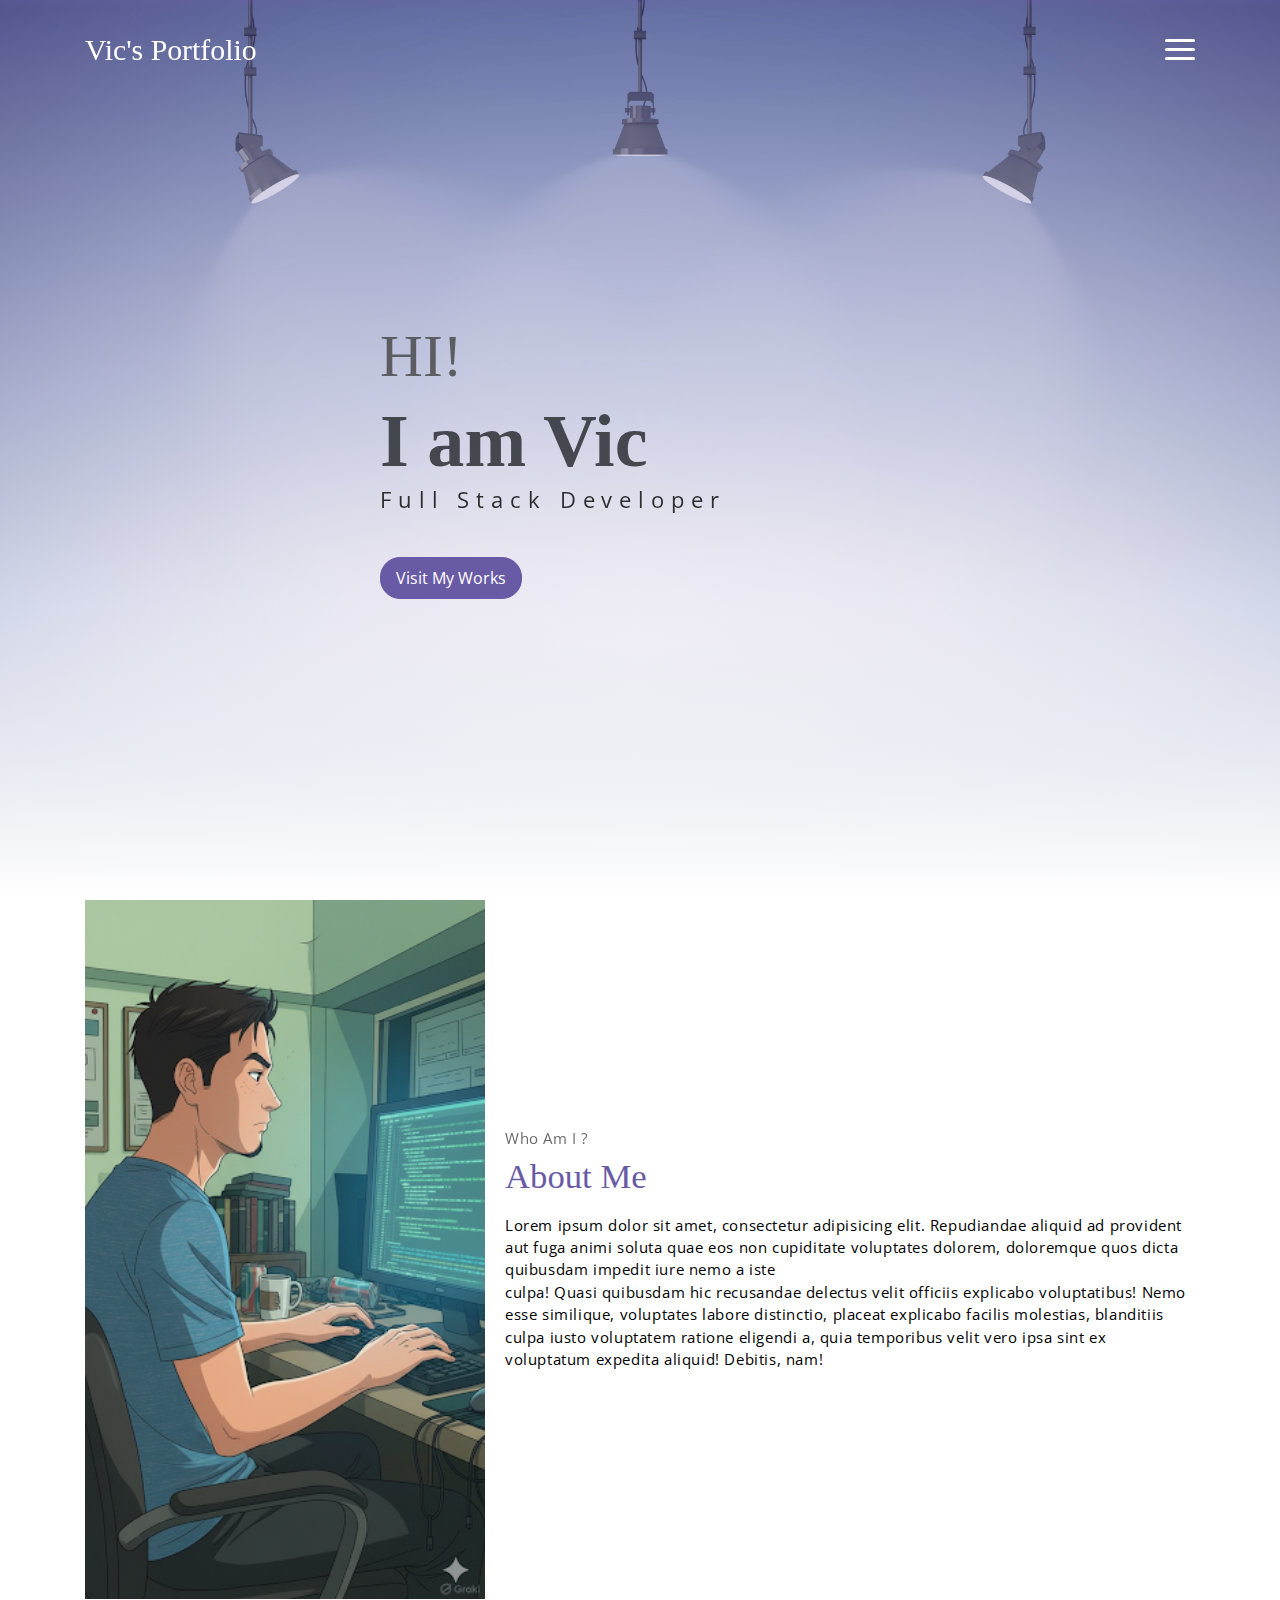
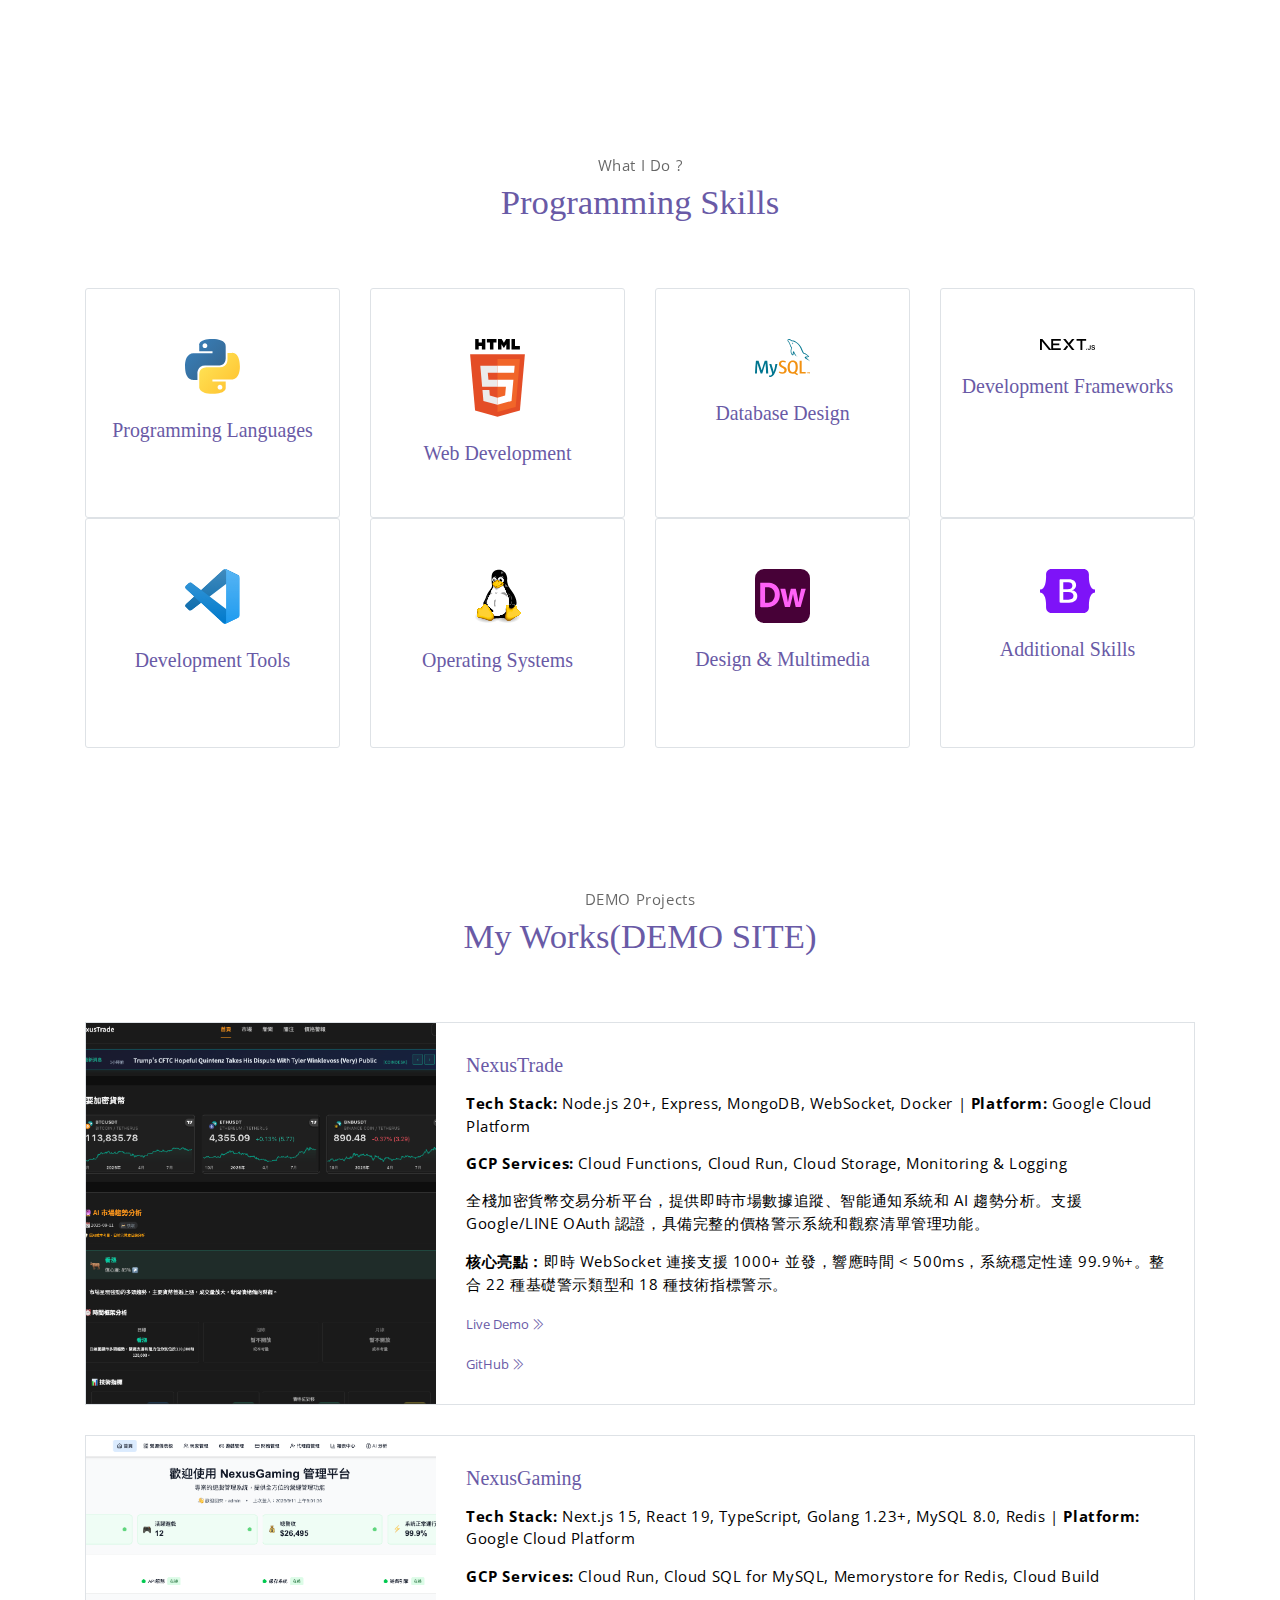
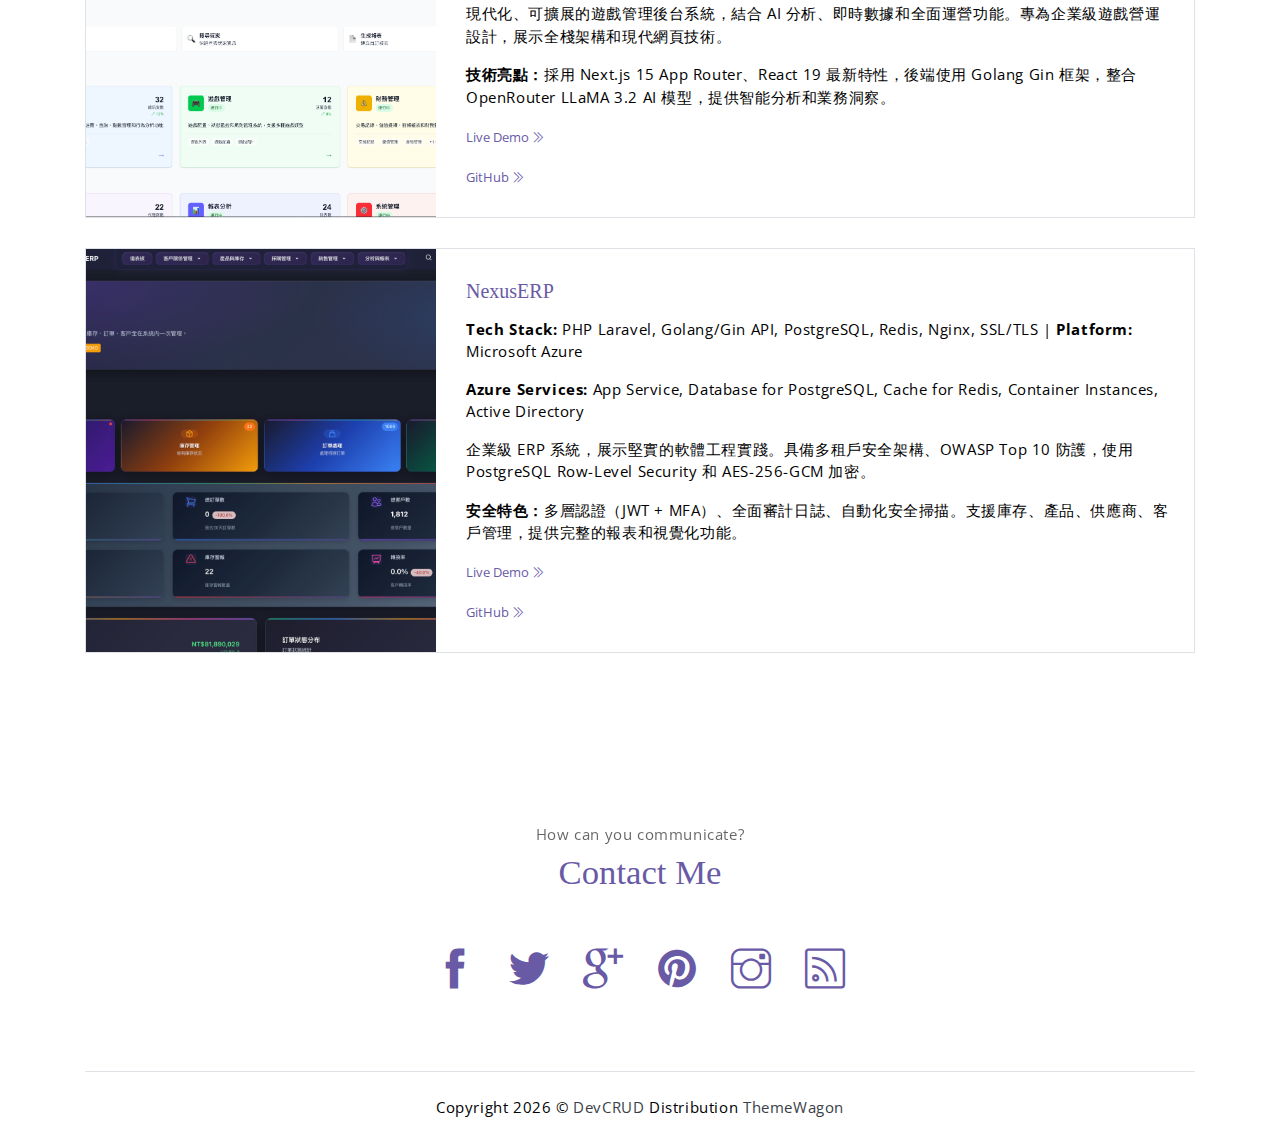
<file: index.html>
<!DOCTYPE html>
<html lang="en">

<head>
    <meta charset="utf-8">
    <meta name="viewport" content="width=device-width, initial-scale=1, shrink-to-fit=no">
    <meta name="description" content="Start your development with Meyawo landing page.">
    <meta name="author" content="Devcrud">
    <title>Vic Huang Portfolio Page</title>
    <!-- font icons -->
    <link rel="stylesheet" href="assets/vendors/themify-icons/css/themify-icons.css">
    <!-- Bootstrap + Meyawo main styles -->
    <link rel="stylesheet" href="assets/css/meyawo.css">
</head>

<body data-spy="scroll" data-target=".navbar" data-offset="40" id="home">

    <!-- Page Navbar -->
    <nav class="custom-navbar" data-spy="affix" data-offset-top="20">
        <div class="container">
            <a class="logo" href="#">Vic's Portfolio</a>
            <ul class="nav">
                <li class="item">
                    <a class="link" href="#home">Home</a>
                </li>
                <li class="item">
                    <a class="link" href="#about">About</a>
                </li>
                <li class="item">
                    <a class="link" href="#Skills">Skills</a>
                </li>
                <!-- <li class="item">
                    <a class="link" href="#testmonial">Testmonial</a>
                </li> -->
                <li class="item">
                    <a class="link" href="#Works">Works</a>
                </li>
                <li class="item">
                    <a class="link" href="#contact">Contact</a>
                </li>
                <!-- <li class="item ml-md-3">
                    <a href="components.html" class="btn btn-primary">Components</a>
                </li> -->
            </ul>
            <a href="javascript:void(0)" id="nav-toggle" class="hamburger hamburger--elastic">
                <div class="hamburger-box">
                    <div class="hamburger-inner"></div>
                </div>
            </a>
        </div>
    </nav><!-- End of Page Navbar -->

    <!-- page header -->
    <header id="home" class="header">
        <div class="overlay"></div>
        <div class="header-content container">
            <h1 class="header-title">
                <span class="up">HI!</span>
                <span class="down">I am Vic</span>
            </h1>
            <p class="header-subtitle">Full Stack Developer</p>

            <button class="btn btn-primary" onclick="window.location.href='#Works'">Visit My Works</button>
        </div>
    </header><!-- end of page header -->

    <!-- about section -->
    <section class="section pt-0" id="about">
        <!-- container -->
        <div class="container text-center">
            <!-- about wrapper -->
            <div class="about">
                <div class="about-img-holder">
                    <img src="assets/imgs/unnamed2.png" class="about-img"
                        alt="Google Nano Banana AI 生成圖片">
                </div>
                <div class="about-caption">
                    <p class="section-subtitle">Who Am I ?</p>
                    <h2 class="section-title mb-3">About Me</h2>
                    <p>
                        Lorem ipsum dolor sit amet, consectetur adipisicing elit. Repudiandae aliquid ad provident aut
                        fuga animi soluta quae eos non cupiditate voluptates dolorem, doloremque quos dicta quibusdam
                        impedit iure nemo a iste
                        <br>culpa! Quasi quibusdam hic recusandae delectus velit officiis explicabo voluptatibus! Nemo
                        esse similique, voluptates labore distinctio, placeat explicabo facilis molestias, blanditiis
                        culpa iusto voluptatem ratione eligendi a, quia temporibus velit vero ipsa sint ex voluptatum
                        expedita aliquid! Debitis, nam!
                    </p>
                    <!-- <button class="btn-rounded btn btn-outline-primary mt-4">Download CV</button> -->
                </div>
            </div><!-- end of about wrapper -->
        </div><!-- end of container -->
    </section> <!-- end of about section -->

    <!-- Skills section -->
    <section class="section" id="Skills">
        <div class="container text-center">
            <p class="section-subtitle">What I Do ?</p>
            <h6 class="section-title mb-6">Programming Skills</h6>
            <!-- row -->
            <div class="row">
                <div class="col-md-6 col-lg-3">
                    <div class="service-card">
                        <div class="body">
                            <img src="assets/icons/python.svg"
                                alt="Programming Languages"
                                class="icon">
                            <h6 class="title">Programming Languages</h6>
                            <p class="subtitle">PHP, Python, C#, JavaScript, Solidity, Visual C++, VB, ActionScript</p>
                        </div>
                    </div>
                </div>
                <div class="col-md-6 col-lg-3">
                    <div class="service-card">
                        <div class="body">
                            <img src="assets/icons/html-5.svg"
                                alt="Web Development"
                                class="icon">
                            <h6 class="title">Web Development</h6>
                            <p class="subtitle">HTML5, CSS3, JavaScript, XML, AJAX, ASP.NET, DHTML, VBScript</p>
                        </div>
                    </div>
                </div>
                <div class="col-md-6 col-lg-3">
                    <div class="service-card">
                        <div class="body">
                            <img src="assets/icons/mysql.svg"
                                alt="Database Design"
                                class="icon">
                            <h6 class="title">Database Design</h6>
                            <p class="subtitle">MySQL, PostgreSQL, MongoDB, MS SQL Server, Access</p>
                        </div>
                    </div>
                </div>
                <div class="col-md-6 col-lg-3">
                    <div class="service-card">
                        <div class="body">
                            <img src="assets/icons/nextjs.svg"
                                alt="Development Frameworks"
                                class="icon">
                            <h6 class="title">Development Frameworks</h6>
                            <p class="subtitle">Next.js, Vue.js, Laravel, Vite.js, Bootstrap</p>
                        </div>
                    </div>
                </div>
                <div class="col-md-6 col-lg-3">
                    <div class="service-card">
                        <div class="body">
                            <img src="assets/icons/visual-studio-code.svg"
                                alt="Development Tools"
                                class="icon">
                            <h6 class="title">Development Tools</h6>
                            <p class="subtitle">VSCode, Cursor, Claude Code, Git, Docker, Visual Studio</p>
                        </div>
                    </div>
                </div>
                <div class="col-md-6 col-lg-3">
                    <div class="service-card">
                        <div class="body">
                            <img src="assets/icons/linux-original.svg"
                                alt="Operating Systems"
                                class="icon">
                            <h6 class="title">Operating Systems</h6>
                            <p class="subtitle">Linux (Ubuntu), MacOS, Windows, DOS</p>
                        </div>
                    </div>
                </div>
                <div class="col-md-6 col-lg-3">
                    <div class="service-card">
                        <div class="body">
                            <img src="assets/icons/adobe-dreamweaver.svg"
                                alt="Design & Multimedia"
                                class="icon">
                            <h6 class="title">Design & Multimedia</h6>
                            <p class="subtitle">Adobe Photoshop, Dreamweaver, Flash, FrontPage</p>
                        </div>
                    </div>
                </div>
                <div class="col-md-6 col-lg-3">
                    <div class="service-card">
                        <div class="body">
                            <img src="assets/icons/bootstrap.svg"
                                alt="Additional Skills"
                                class="icon">
                            <h6 class="title">Additional Skills</h6>
                            <p class="subtitle">Activity Planning, Market Research, Automotive Repair, Marketing Strategy</p>
                        </div>
                    </div>
                </div>
            </div><!-- end of row -->
        </div>
    </section><!-- end of service section -->

    <!-- DEMO SITE section -->
    <section class="section" id="Works">
        <!-- container -->
        <div class="container text-center">
            <p class="section-subtitle">DEMO Projects</p>
            <h6 class="section-title mb-6">My Works(DEMO SITE)</h6>
            
            <!-- NexusTrade -->
            <div class="blog-card">
                <div class="blog-card-header">
                    <img src="assets/imgs/NexusTrade.png" class="blog-card-img"
                        alt="NexusTrade - Cryptocurrency Trading Analysis Platform">
                </div>
                <div class="blog-card-body">
                    <h5 class="blog-card-title">NexusTrade</h5>
                    <p class="blog-card-caption">
                        <strong>Tech Stack:</strong> Node.js 20+, Express, MongoDB, WebSocket, Docker |
                        <strong>Platform:</strong> Google Cloud Platform
                    </p>
                    <p class="blog-card-caption">
                        <strong>GCP Services:</strong> Cloud Functions, Cloud Run, Cloud Storage, Monitoring & Logging
                    </p>
                    
                    <p style="color: #333; font-weight: 500;">全棧加密貨幣交易分析平台，提供即時市場數據追蹤、智能通知系統和 AI 趨勢分析。支援 Google/LINE OAuth 認證，具備完整的價格警示系統和觀察清單管理功能。</p>
                    
                    <p style="color: #333; font-weight: 500;"><strong>核心亮點：</strong>即時 WebSocket 連接支援 1000+ 並發，響應時間 < 500ms，系統穩定性達 99.9%+。整合 22 種基礎警示類型和 18 種技術指標警示。</p>
                    
                    <a href="https://nexustrade-751054515191.asia-east1.run.app/" class="blog-card-link">Live Demo <i class="ti-angle-double-right"></i></a>
                    <a href="https://github.com/Gamepig/NexusTrade" class="blog-card-link">GitHub <i class="ti-angle-double-right"></i></a>
                </div>
            </div><!-- end of NexusTrade wrapper -->

            <!-- NexusGaming -->
            <div class="blog-card">
                <div class="blog-card-header">
                    <img src="assets/imgs/NexusGaming.png" class="blog-card-img"
                        alt="NexusGaming - Game Management Backend System">
                </div>
                <div class="blog-card-body">
                    <h5 class="blog-card-title">NexusGaming</h5>
                    <p class="blog-card-caption">
                        <strong>Tech Stack:</strong> Next.js 15, React 19, TypeScript, Golang 1.23+, MySQL 8.0, Redis |
                        <strong>Platform:</strong> Google Cloud Platform
                    </p>
                    <p class="blog-card-caption">
                        <strong>GCP Services:</strong> Cloud Run, Cloud SQL for MySQL, Memorystore for Redis, Cloud Build
                    </p>
                    
                    <p style="color: #333; font-weight: 500;">現代化、可擴展的遊戲管理後台系統，結合 AI 分析、即時數據和全面運營功能。專為企業級遊戲營運設計，展示全棧架構和現代網頁技術。</p>
                    
                    <p style="color: #333; font-weight: 500;"><strong>技術亮點：</strong>採用 Next.js 15 App Router、React 19 最新特性，後端使用 Golang Gin 框架，整合 OpenRouter LLaMA 3.2 AI 模型，提供智能分析和業務洞察。</p>
                    
                    <a href="http://130.211.253.63/" class="blog-card-link">Live Demo <i class="ti-angle-double-right"></i></a>
                    <a href="https://github.com/Gamepig/NexusGaming" class="blog-card-link">GitHub <i class="ti-angle-double-right"></i></a>
                </div>
            </div><!-- end of NexusGaming wrapper -->

            <!-- NexusERP -->
            <div class="blog-card">
                <div class="blog-card-header">
                    <img src="assets/imgs/NexusERP.png" class="blog-card-img"
                        alt="NexusERP - Enterprise Resource Planning System">
                </div>
                <div class="blog-card-body">
                    <h5 class="blog-card-title">NexusERP</h5>
                    <p class="blog-card-caption">
                        <strong>Tech Stack:</strong> PHP Laravel, Golang/Gin API, PostgreSQL, Redis, Nginx, SSL/TLS |
                        <strong>Platform:</strong> Microsoft Azure
                    </p>
                    <p class="blog-card-caption">
                        <strong>Azure Services:</strong> App Service, Database for PostgreSQL, Cache for Redis, Container Instances, Active Directory
                    </p>
                    
                    <p style="color: #333; font-weight: 500;">企業級 ERP 系統，展示堅實的軟體工程實踐。具備多租戶安全架構、OWASP Top 10 防護，使用 PostgreSQL Row-Level Security 和 AES-256-GCM 加密。</p>
                    
                    <p style="color: #333; font-weight: 500;"><strong>安全特色：</strong>多層認證（JWT + MFA）、全面審計日誌、自動化安全掃描。支援庫存、產品、供應商、客戶管理，提供完整的報表和視覺化功能。</p>
                    
                    <a href="http://nexuserp-ea-01.eastasia.azurecontainer.io/" class="blog-card-link">Live Demo <i class="ti-angle-double-right"></i></a>
                    <a href="https://github.com/Gamepig/NexusERP" class="blog-card-link">GitHub <i class="ti-angle-double-right"></i></a>
                </div>
            </div><!-- end of NexusERP wrapper -->

        </div><!-- end of container -->
    </section><!-- end of DEMO SITE section -->

    <!-- contact section -->
    <section class="section" id="contact">
        <div class="container text-center">
            <p class="section-subtitle">How can you communicate?</p>
            <h6 class="section-title mb-5">Contact Me</h6>
            <!-- social links -->
            <div class="social-links text-center m-auto">
                <a href="javascript:void(0)" class="link" style="font-size: 2.5rem; margin: 0 15px;"><i class="ti-facebook"></i></a>
                <a href="javascript:void(0)" class="link" style="font-size: 2.5rem; margin: 0 15px;"><i class="ti-twitter-alt"></i></a>
                <a href="javascript:void(0)" class="link" style="font-size: 2.5rem; margin: 0 15px;"><i class="ti-google"></i></a>
                <a href="javascript:void(0)" class="link" style="font-size: 2.5rem; margin: 0 15px;"><i class="ti-pinterest-alt"></i></a>
                <a href="javascript:void(0)" class="link" style="font-size: 2.5rem; margin: 0 15px;"><i class="ti-instagram"></i></a>
                <a href="javascript:void(0)" class="link" style="font-size: 2.5rem; margin: 0 15px;"><i class="ti-rss"></i></a>
            </div><!-- end of social links -->
        </div><!-- end of container -->
    </section><!-- end of contact section -->

    <!-- footer -->
    <div class="container">
        <footer class="footer">
            <p class="mb-0 text-center">Copyright
                <script>document.write(new Date().getFullYear())</script> &copy; <a
                    href="http://www.devcrud.com">DevCRUD</a> Distribution <a
                    href="https://themewagon.com">ThemeWagon</a>
            </p>
        </footer>
    </div> <!-- end of page footer -->

    <!-- core  -->
    <script src="assets/vendors/jquery/jquery-3.4.1.js"></script>
    <script src="assets/vendors/bootstrap/bootstrap.bundle.js"></script>

    <!-- bootstrap 3 affix -->
    <script src="assets/vendors/bootstrap/bootstrap.affix.js"></script>

    <!-- Meyawo js -->
    <script src="assets/js/meyawo.js"></script>

</body>

</html>
</file>
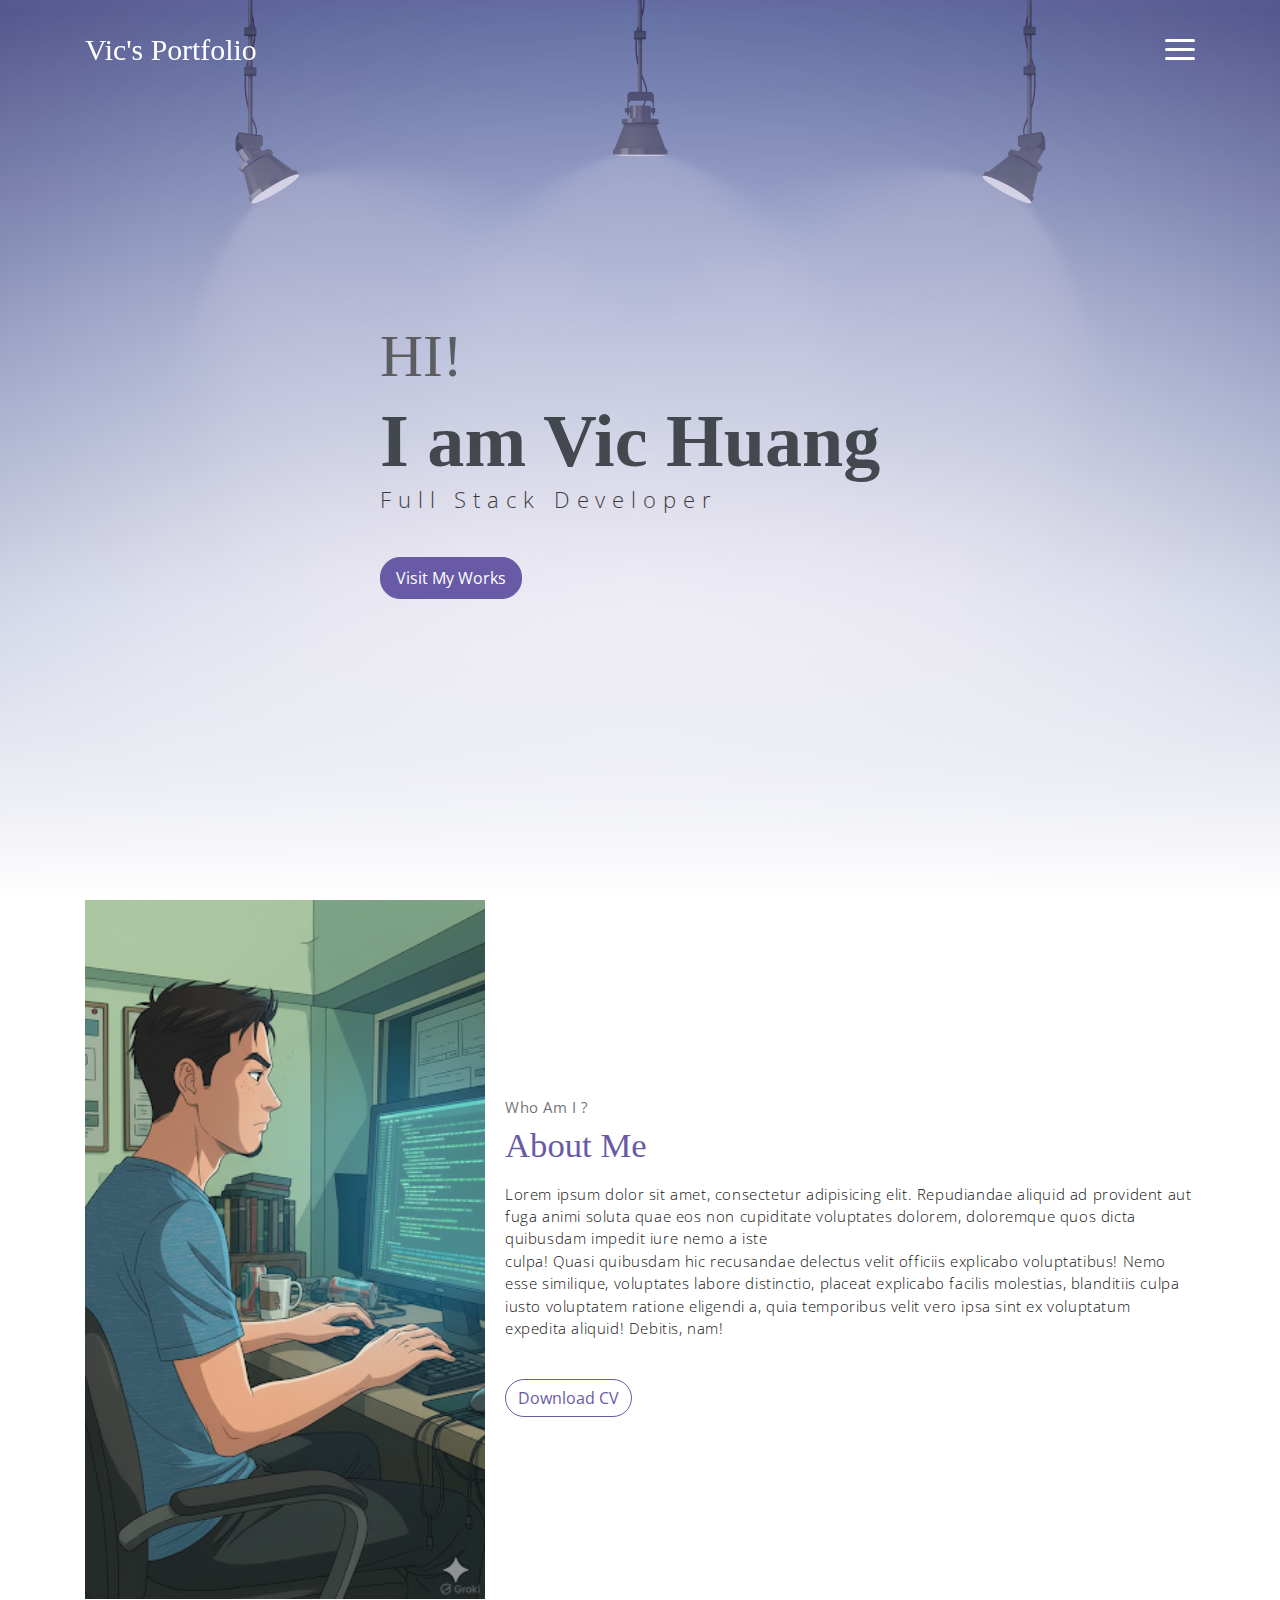
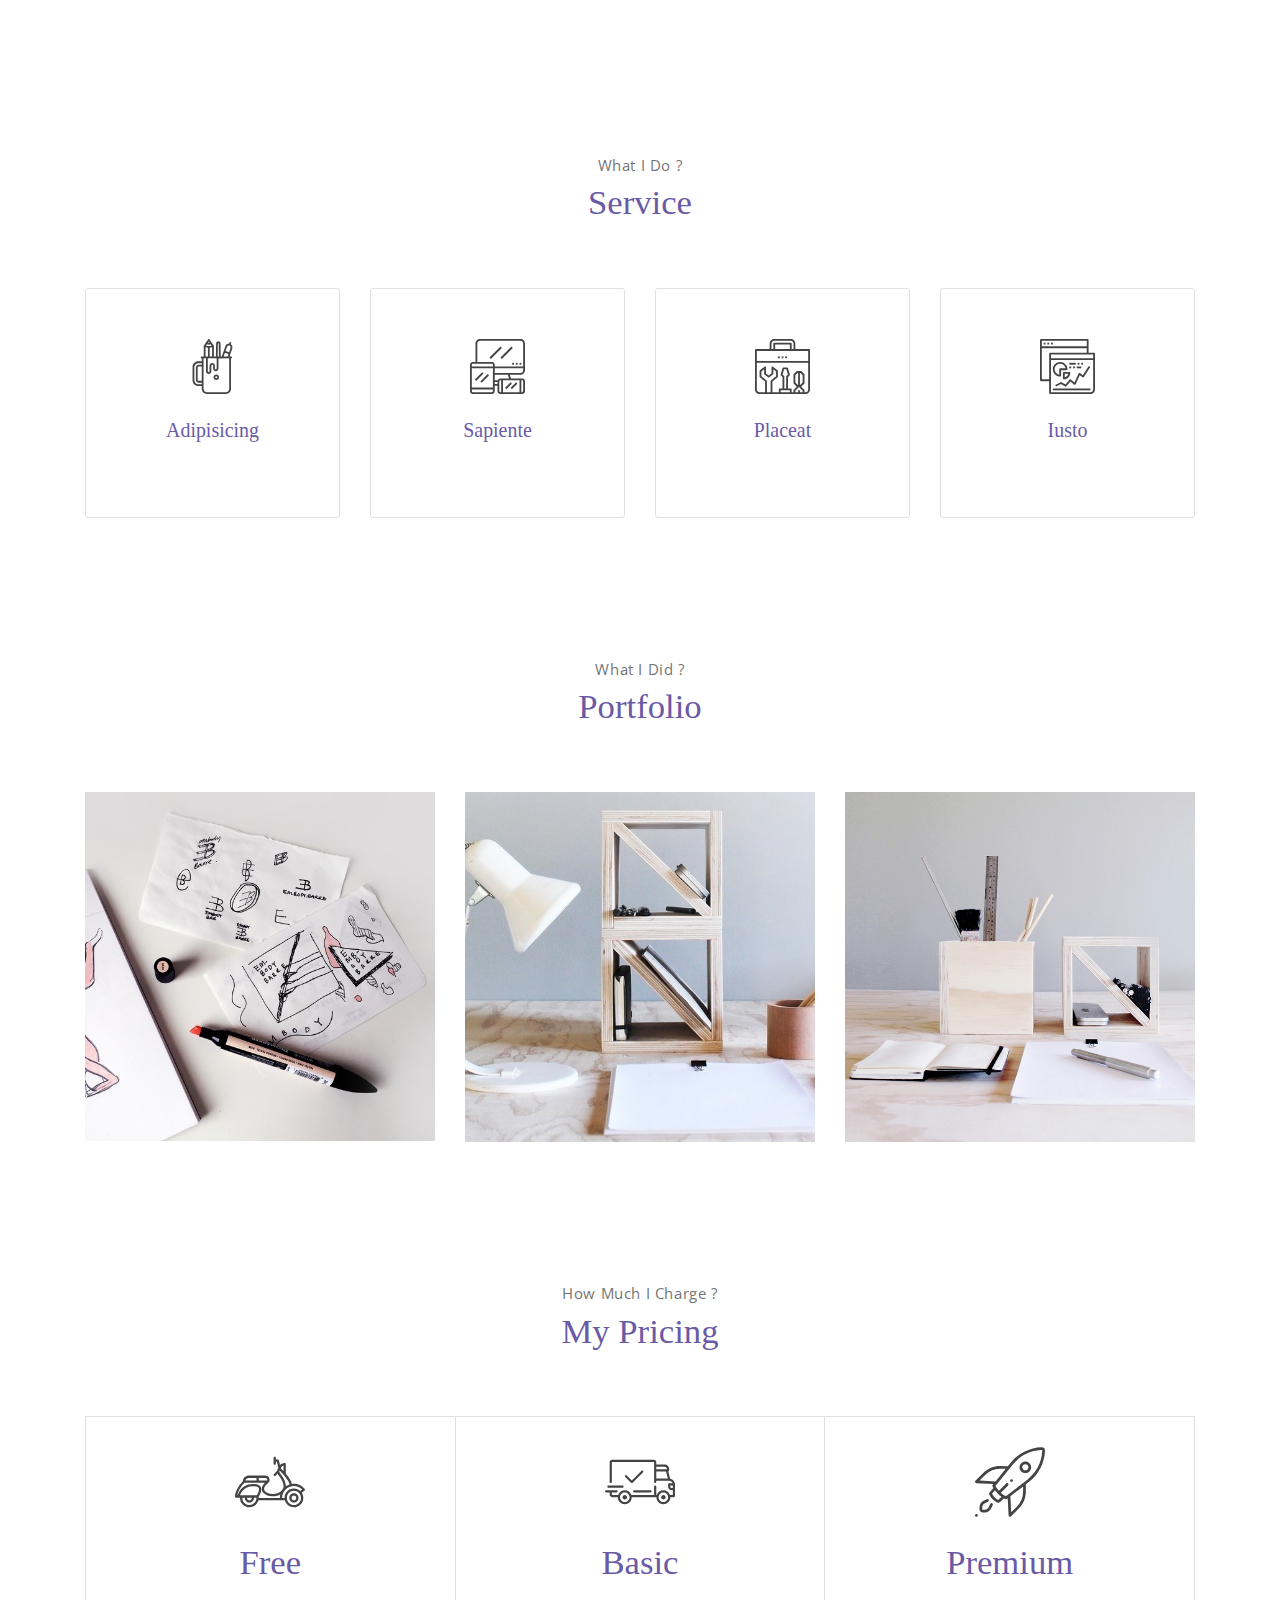
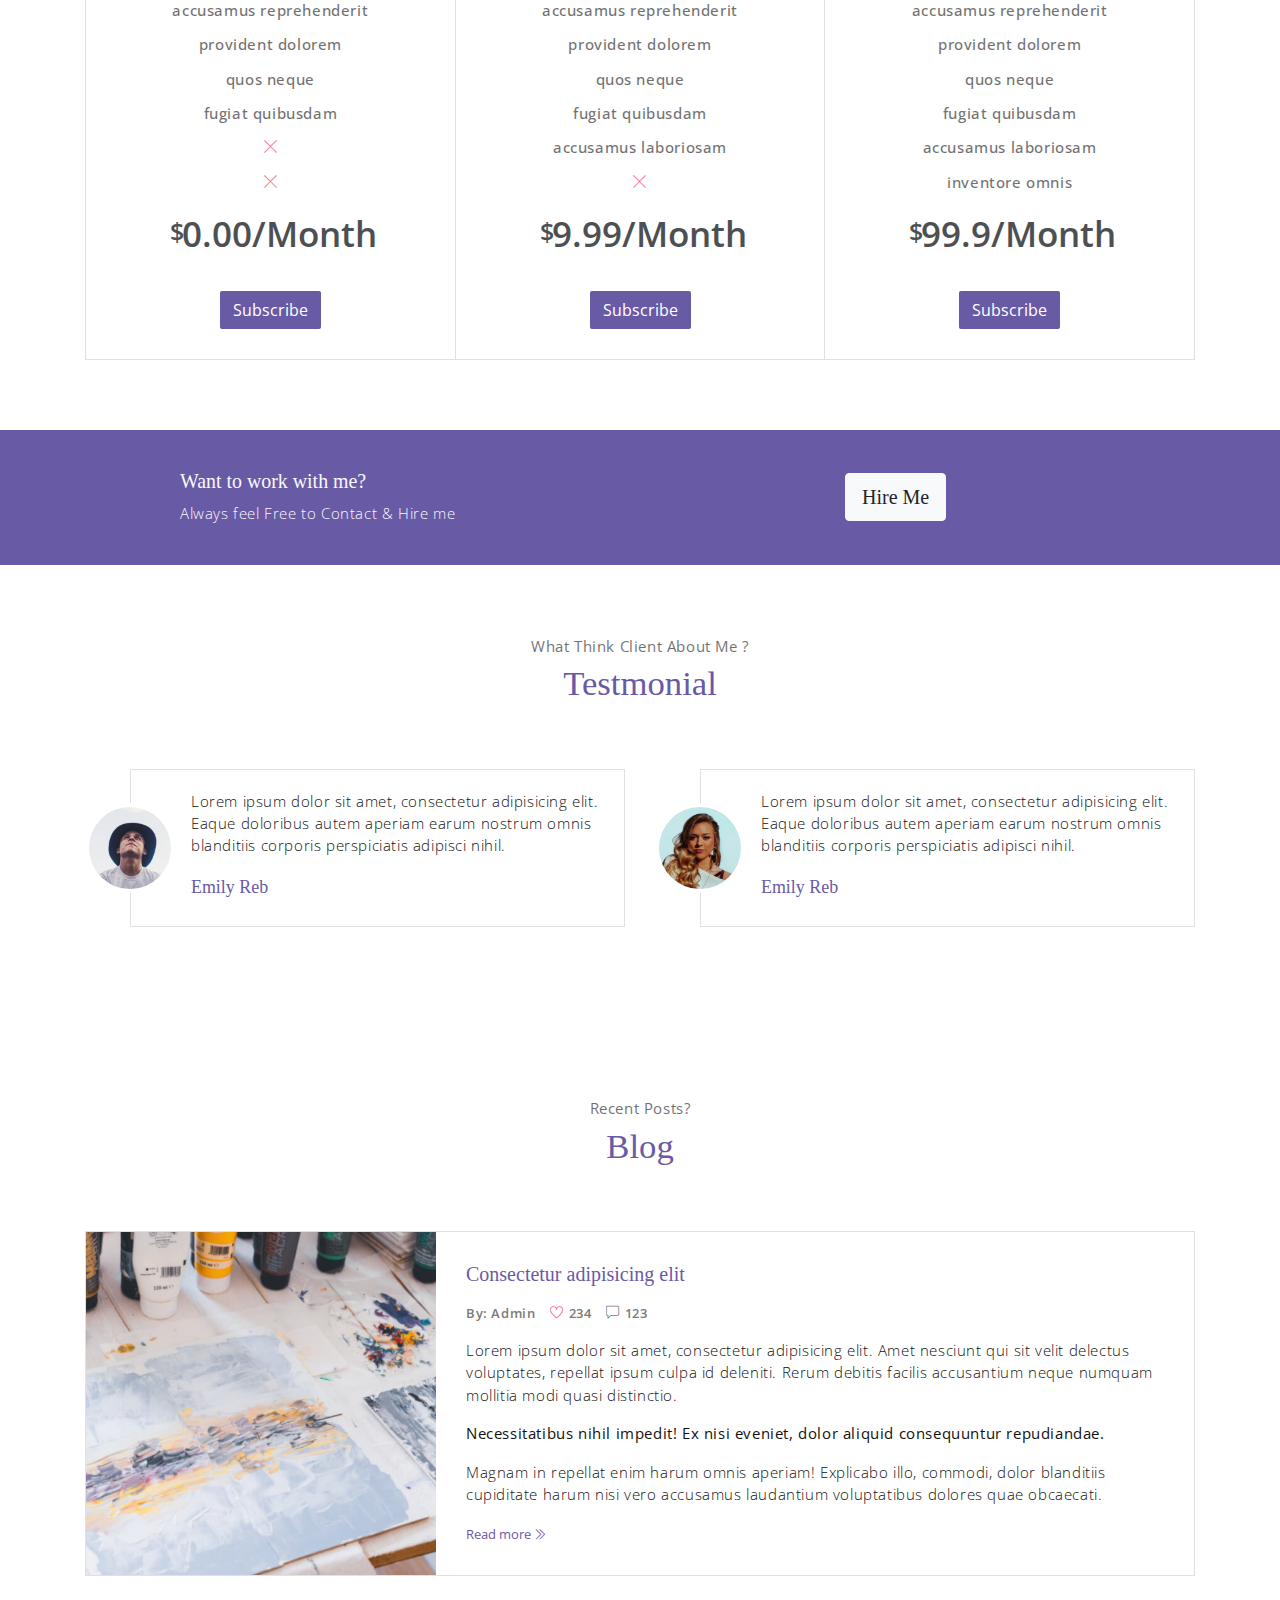
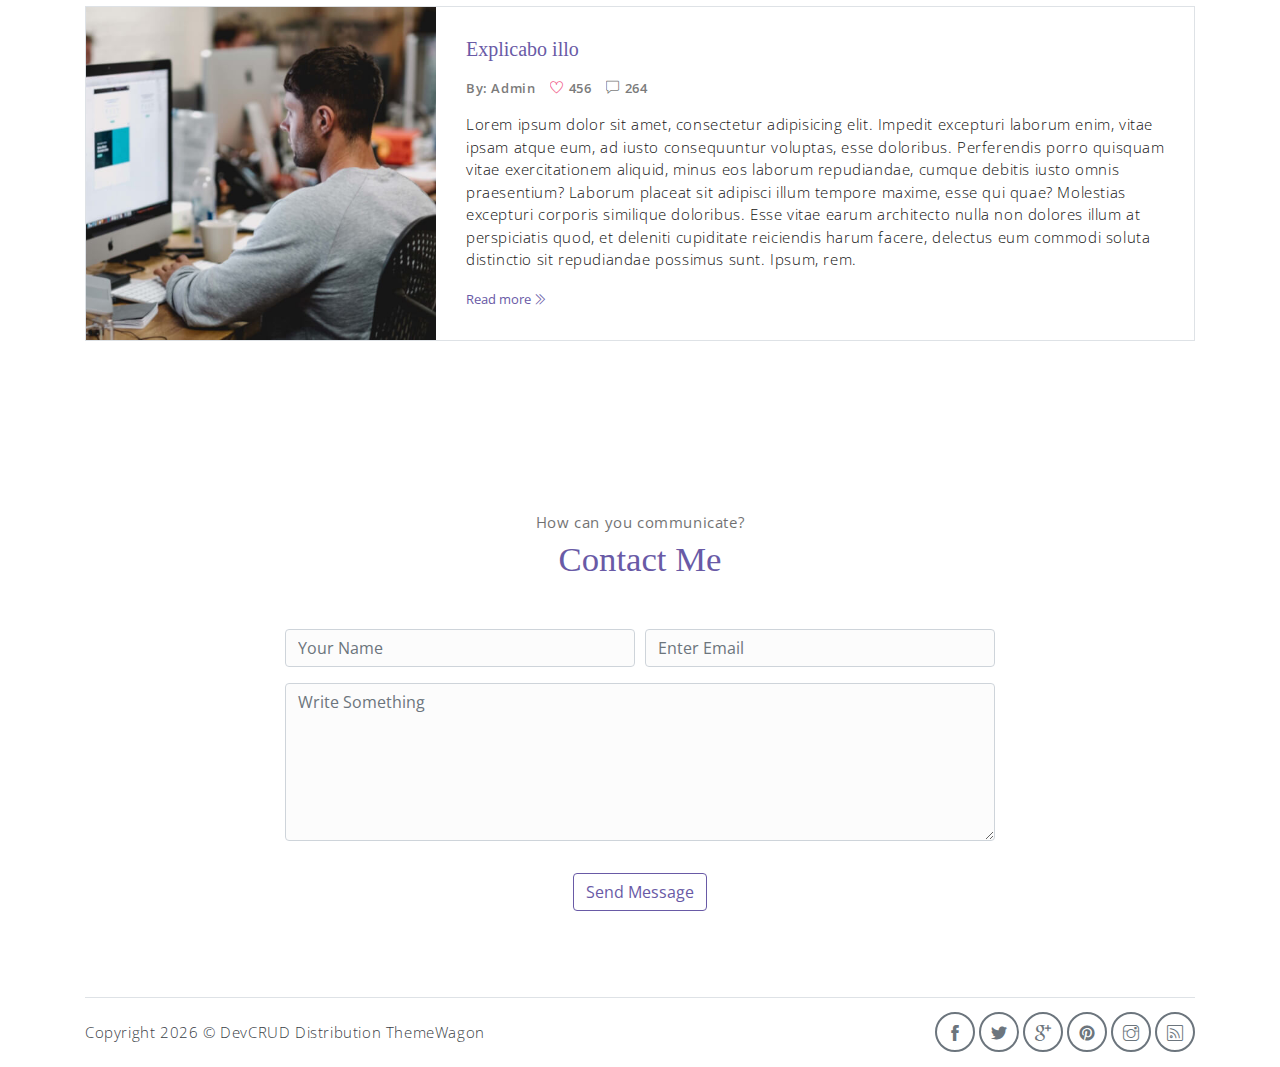
<file: Portfolio/index.html>
<!DOCTYPE html>
<html lang="en">

<head>
    <meta charset="utf-8">
    <meta name="viewport" content="width=device-width, initial-scale=1, shrink-to-fit=no">
    <meta name="description" content="Start your development with Meyawo landing page.">
    <meta name="author" content="Devcrud">
    <title>Vic Huang Portfolio Page</title>
    <!-- font icons -->
    <link rel="stylesheet" href="assets/vendors/themify-icons/css/themify-icons.css">
    <!-- Bootstrap + Meyawo main styles -->
    <link rel="stylesheet" href="assets/css/meyawo.css">
</head>

<body data-spy="scroll" data-target=".navbar" data-offset="40" id="home">

    <!-- Page Navbar -->
    <nav class="custom-navbar" data-spy="affix" data-offset-top="20">
        <div class="container">
            <a class="logo" href="#">Vic's Portfolio</a>
            <ul class="nav">
                <li class="item">
                    <a class="link" href="#home">Home</a>
                </li>
                <li class="item">
                    <a class="link" href="#about">About</a>
                </li>
                <li class="item">
                    <a class="link" href="#portfolio">Portfolio</a>
                </li>
                <li class="item">
                    <a class="link" href="#testmonial">Testmonial</a>
                </li>
                <li class="item">
                    <a class="link" href="#blog">Blog</a>
                </li>
                <li class="item">
                    <a class="link" href="#contact">Contact</a>
                </li>
                <li class="item ml-md-3">
                    <a href="components.html" class="btn btn-primary">Components</a>
                </li>
            </ul>
            <a href="javascript:void(0)" id="nav-toggle" class="hamburger hamburger--elastic">
                <div class="hamburger-box">
                    <div class="hamburger-inner"></div>
                </div>
            </a>
        </div>
    </nav><!-- End of Page Navbar -->

    <!-- page header -->
    <header id="home" class="header">
        <div class="overlay"></div>
        <div class="header-content container">
            <h1 class="header-title">
                <span class="up">HI!</span>
                <span class="down">I am Vic Huang</span>
            </h1>
            <p class="header-subtitle">Full Stack Developer</p>

            <button class="btn btn-primary" onclick="window.location.href='#blog'">Visit My Works</button>
        </div>
    </header><!-- end of page header -->

    <!-- about section -->
    <section class="section pt-0" id="about">
        <!-- container -->
        <div class="container text-center">
            <!-- about wrapper -->
            <div class="about">
                <div class="about-img-holder">
                    <img src="assets/imgs/unnamed2.png" class="about-img"
                        alt="Google Nano Banana AI 生成圖片">
                </div>
                <div class="about-caption">
                    <p class="section-subtitle">Who Am I ?</p>
                    <h2 class="section-title mb-3">About Me</h2>
                    <p>
                        Lorem ipsum dolor sit amet, consectetur adipisicing elit. Repudiandae aliquid ad provident aut
                        fuga animi soluta quae eos non cupiditate voluptates dolorem, doloremque quos dicta quibusdam
                        impedit iure nemo a iste
                        <br>culpa! Quasi quibusdam hic recusandae delectus velit officiis explicabo voluptatibus! Nemo
                        esse similique, voluptates labore distinctio, placeat explicabo facilis molestias, blanditiis
                        culpa iusto voluptatem ratione eligendi a, quia temporibus velit vero ipsa sint ex voluptatum
                        expedita aliquid! Debitis, nam!
                    </p>
                    <button class="btn-rounded btn btn-outline-primary mt-4">Download CV</button>
                </div>
            </div><!-- end of about wrapper -->
        </div><!-- end of container -->
    </section> <!-- end of about section -->

    <!-- service section -->
    <section class="section" id="service">
        <div class="container text-center">
            <p class="section-subtitle">What I Do ?</p>
            <h6 class="section-title mb-6">Service</h6>
            <!-- row -->
            <div class="row">
                <div class="col-md-6 col-lg-3">
                    <div class="service-card">
                        <div class="body">
                            <img src="assets/imgs/pencil-case.svg"
                                alt="Download free bootstrap 4 landing page, free boootstrap 4 templates, Download free bootstrap 4.1 landing page, free boootstrap 4.1.1 templates, meyawo Landing page"
                                class="icon">
                            <h6 class="title">Adipisicing</h6>
                            <p class="subtitle">Labore velit culpa adipisci excepturi consequuntur itaque in nam
                                molestias dolorem iste quod.</p>
                        </div>
                    </div>
                </div>
                <div class="col-md-6 col-lg-3">
                    <div class="service-card">
                        <div class="body">
                            <img src="assets/imgs/responsive.svg"
                                alt="Download free bootstrap 4 landing page, free boootstrap 4 templates, Download free bootstrap 4.1 landing page, free boootstrap 4.1.1 templates, meyawo Landing page"
                                class="icon">
                            <h6 class="title">Sapiente</h6>
                            <p class="subtitle">Labore velit culpa adipisci excepturi consequuntur itaque in nam
                                molestias dolorem iste quod.</p>
                        </div>
                    </div>
                </div>
                <div class="col-md-6 col-lg-3">
                    <div class="service-card">
                        <div class="body">
                            <img src="assets/imgs/toolbox.svg"
                                alt="Download free bootstrap 4 landing page, free boootstrap 4 templates, Download free bootstrap 4.1 landing page, free boootstrap 4.1.1 templates, meyawo Landing page"
                                class="icon">
                            <h6 class="title">Placeat</h6>
                            <p class="subtitle">Labore velit culpa adipisci excepturi consequuntur itaque in nam
                                molestias dolorem iste quod.</p>
                        </div>
                    </div>
                </div>
                <div class="col-md-6 col-lg-3">
                    <div class="service-card">
                        <div class="body">
                            <img src="assets/imgs/analytics.svg"
                                alt="Download free bootstrap 4 landing page, free boootstrap 4 templates, Download free bootstrap 4.1 landing page, free boootstrap 4.1.1 templates, meyawo Landing page"
                                class="icon">
                            <h6 class="title">Iusto</h6>
                            <p class="subtitle">Labore velit culpa adipisci excepturi consequuntur itaque in nam
                                molestias dolorem iste quod.</p>
                        </div>
                    </div>
                </div>
            </div><!-- end of row -->
        </div>
    </section><!-- end of service section -->

    <!-- portfolio section -->
    <section class="section" id="portfolio">
        <div class="container text-center">
            <p class="section-subtitle">What I Did ?</p>
            <h6 class="section-title mb-6">Portfolio</h6>
            <!-- row -->
            <div class="row">
                <div class="col-md-4">
                    <a href="#" class="portfolio-card">
                        <img src="assets/imgs/folio-1.jpg" class="portfolio-card-img"
                            alt="Download free bootstrap 4 landing page, free boootstrap 4 templates, Download free bootstrap 4.1 landing page, free boootstrap 4.1.1 templates, meyawo Landing page">
                        <span class="portfolio-card-overlay">
                            <span class="portfolio-card-caption">
                                <h4>Web Designing</h5>
                                    <p class="font-weight-normal">Category: Web Templates</p>
                            </span>
                        </span>
                    </a>
                </div>
                <div class="col-md-4">
                    <a href="#" class="portfolio-card">
                        <img class="portfolio-card-img" src="assets/imgs/folio-2.jpg" class="img-responsive rounded"
                            alt="Download free bootstrap 4 landing page, free boootstrap 4 templates, Download free bootstrap 4.1 landing page, free boootstrap 4.1.1 templates, meyawo Landing page">
                        <span class="portfolio-card-overlay">
                            <span class="portfolio-card-caption">
                                <h4>Web Designing</h5>
                                    <p class="font-weight-normal">Category: Web Templates</p>
                            </span>
                        </span>
                    </a>
                </div>
                <div class="col-md-4">
                    <a href="#" class="portfolio-card">
                        <img class="portfolio-card-img" src="assets/imgs/folio-3.jpg" class="img-responsive rounded"
                            alt="Download free bootstrap 4 landing page, free boootstrap 4 templates, Download free bootstrap 4.1 landing page, free boootstrap 4.1.1 templates, meyawo Landing page">
                        <span class="portfolio-card-overlay">
                            <span class="portfolio-card-caption">
                                <h4>Web Designing</h5>
                                    <p class="font-weight-normal">Category: Web Templates</p>
                            </span>
                        </span>
                    </a>
                </div>
            </div><!-- end of row -->
        </div><!-- end of container -->
    </section> <!-- end of portfolio section -->

    <!-- pricing section -->
    <section class="section" id="pricing">
        <div class="container text-center">
            <p class="section-subtitle">How Much I Charge ?</p>
            <h6 class="section-title mb-6">My Pricing</h6>
            <!-- row -->
            <div class="pricing-wrapper">
                <div class="pricing-card">
                    <div class="pricing-card-header">
                        <img class="pricing-card-icon" src="assets/imgs/scooter.svg"
                            alt="Download free bootstrap 4 landing page, free boootstrap 4 templates, Download free bootstrap 4.1 landing page, free boootstrap 4.1.1 templates, meyawo Landing page">
                    </div>
                    <div class="pricing-card-body">
                        <h6 class="pricing-card-title">Free</h6>
                        <div class="pricing-card-list">
                            <p>accusamus reprehenderit</p>
                            <p>provident dolorem </p>
                            <p>quos neque</p>
                            <p>fugiat quibusdam</p>
                            <p><i class="ti-close"></i></p>
                            <p><i class="ti-close"></i></p>
                        </div>
                    </div>
                    <div class="pricing-card-footer">
                        <span>$</span>
                        <span>0.00/Month</span>
                    </div>
                    <a href="#" class="btn btn-primary mt-3 pricing-card-btn">Subscribe</a>
                </div>
                <div class="pricing-card">
                    <div class="pricing-card-header">
                        <img class="pricing-card-icon" src="assets/imgs/shipped.svg"
                            alt="Download free bootstrap 4 landing page, free boootstrap 4 templates, Download free bootstrap 4.1 landing page, free boootstrap 4.1.1 templates, meyawo Landing page">
                    </div>
                    <div class="pricing-card-body">
                        <h6 class="pricing-card-title">Basic</h6>
                        <div class="pricing-card-list">
                            <p>accusamus reprehenderit</p>
                            <p>provident dolorem </p>
                            <p>quos neque</p>
                            <p>fugiat quibusdam</p>
                            <p>accusamus laboriosam</p>
                            <p><i class="ti-close"></i></p>
                        </div>
                    </div>
                    <div class="pricing-card-footer">
                        <span>$</span>
                        <span>9.99/Month</span>
                    </div>
                    <a href="#" class="btn btn-primary mt-3 pricing-card-btn">Subscribe</a>
                </div>
                <div class="pricing-card">
                    <div class="pricing-card-header">
                        <img class="pricing-card-icon" src="assets/imgs/startup.svg"
                            alt="Download free bootstrap 4 landing page, free boootstrap 4 templates, Download free bootstrap 4.1 landing page, free boootstrap 4.1.1 templates, meyawo Landing page">
                    </div>
                    <div class="pricing-card-body">
                        <h6 class="pricing-card-title">Premium</h6>
                        <div class="pricing-card-list">
                            <p>accusamus reprehenderit</p>
                            <p>provident dolorem </p>
                            <p>quos neque</p>
                            <p>fugiat quibusdam</p>
                            <p>accusamus laboriosam</p>
                            <p>inventore omnis</p>
                        </div>
                    </div>
                    <div class="pricing-card-footer">
                        <span>$</span>
                        <span>99.9/Month</span>
                    </div>
                    <a href="#" class="btn btn-primary mt-3 pricing-card-btn">Subscribe</a>
                </div>

            </div><!-- end of pricing wrapper -->
        </div> <!-- end of container -->
    </section><!-- end of pricing section -->

    <!-- section -->
    <section class="section-sm bg-primary">
        <!-- container -->
        <div class="container text-center text-sm-left">
            <!-- row -->
            <div class="row align-items-center">
                <div class="col-sm offset-md-1 mb-4 mb-md-0">
                    <h6 class="title text-light">Want to work with me?</h6>
                    <p class="m-0 text-light">Always feel Free to Contact & Hire me</p>
                </div>
                <div class="col-sm offset-sm-2 offset-md-3">
                    <button class="btn btn-lg my-font btn-light rounded">Hire Me</button>
                </div>
            </div> <!-- end of row -->
        </div> <!-- end of container -->
    </section> <!-- end of section -->

    <!-- testimonial section -->
    <section class="section" id="testmonial">
        <div class="container text-center">
            <p class="section-subtitle">What Think Client About Me ?</p>
            <h6 class="section-title mb-6">Testmonial</h6>

            <!-- row -->
            <div class="row">
                <div class="col-md-6">
                    <div class="testimonial-card">
                        <div class="testimonial-card-img-holder">
                            <img src="assets/imgs/avatar2.jpg" class="testimonial-card-img"
                                alt="Download free bootstrap 4 landing page, free boootstrap 4 templates, Download free bootstrap 4.1 landing page, free boootstrap 4.1.1 templates, meyawo Landing page">
                        </div>
                        <div class="testimonial-card-body">
                            <p class="testimonial-card-subtitle">Lorem ipsum dolor sit amet, consectetur adipisicing
                                elit. Eaque doloribus autem aperiam earum nostrum omnis blanditiis corporis perspiciatis
                                adipisci nihil.</p>
                            <h6 class="testimonial-card-title">Emily Reb</h6>
                        </div>
                    </div>
                </div>
                <div class="col-md-6">
                    <div class="testimonial-card">
                        <div class="testimonial-card-img-holder">
                            <img src="assets/imgs/avatar3.jpg" class="testimonial-card-img"
                                alt="Download free bootstrap 4 landing page, free boootstrap 4 templates, Download free bootstrap 4.1 landing page, free boootstrap 4.1.1 templates, meyawo Landing page">
                        </div>
                        <div class="testimonial-card-body">
                            <p class="testimonial-card-subtitle">Lorem ipsum dolor sit amet, consectetur adipisicing
                                elit. Eaque doloribus autem aperiam earum nostrum omnis blanditiis corporis perspiciatis
                                adipisci nihil.</p>
                            <h6 class="testimonial-card-title">Emily Reb</h6>
                        </div>
                    </div>
                </div>
            </div>
        </div> <!-- end of container -->
    </section> <!-- end of testimonial section -->

    <!-- blog section -->
    <section class="section" id="blog">
        <!-- container -->
        <div class="container text-center">
            <p class="section-subtitle">Recent Posts?</p>
            <h6 class="section-title mb-6">Blog</h6>
            <!-- blog-wrapper -->
            <div class="blog-card">
                <div class="blog-card-header">
                    <img src="assets/imgs/img-1.jpg" class="blog-card-img"
                        alt="Download free bootstrap 4 landing page, free boootstrap 4 templates, Download free bootstrap 4.1 landing page, free boootstrap 4.1.1 templates, meyawo Landing page">
                </div>
                <div class="blog-card-body">
                    <h5 class="blog-card-title">Consectetur adipisicing elit</h6>

                        <p class="blog-card-caption">
                            <a href="#">By: Admin</a>
                            <a href="#"><i class="ti-heart text-danger"></i> 234</a>
                            <a href="#"><i class="ti-comment"></i> 123</a>
                        </p>
                        <p>Lorem ipsum dolor sit amet, consectetur adipisicing elit. Amet nesciunt qui sit velit
                            delectus voluptates, repellat ipsum culpa id deleniti. Rerum debitis facilis accusantium
                            neque numquam mollitia modi quasi distinctio.</p>

                        <p><b>Necessitatibus nihil impedit! Ex nisi eveniet, dolor aliquid consequuntur repudiandae.</b>
                        </p>
                        <p>Magnam in repellat enim harum omnis aperiam! Explicabo illo, commodi, dolor blanditiis
                            cupiditate harum nisi vero accusamus laudantium voluptatibus dolores quae obcaecati.</p>

                        <a href="#" class="blog-card-link">Read more <i class="ti-angle-double-right"></i></a>
                </div>
            </div><!-- end of blog wrapper -->

            <!-- blog-wrapper -->
            <div class="blog-card">
                <div class="blog-card-header">
                    <img src="assets/imgs/img-2.jpg" class="blog-card-img"
                        alt="Download free bootstrap 4 landing page, free boootstrap 4 templates, Download free bootstrap 4.1 landing page, free boootstrap 4.1.1 templates, meyawo Landing page">
                </div>
                <div class="blog-card-body">
                    <h5 class="blog-card-title">Explicabo illo</h6>

                        <p class="blog-card-caption">
                            <a href="#">By: Admin</a>
                            <a href="#"><i class="ti-heart text-danger"></i> 456</a>
                            <a href="#"><i class="ti-comment"></i> 264</a>
                        </p>

                        <p>Lorem ipsum dolor sit amet, consectetur adipisicing elit. Impedit excepturi laborum enim,
                            vitae ipsam atque eum, ad iusto consequuntur voluptas, esse doloribus. Perferendis porro
                            quisquam vitae exercitationem aliquid, minus eos laborum repudiandae, cumque debitis iusto
                            omnis praesentium? Laborum placeat sit adipisci illum tempore maxime, esse qui quae?
                            Molestias excepturi corporis similique doloribus. Esse vitae earum architecto nulla non
                            dolores illum at perspiciatis quod, et deleniti cupiditate reiciendis harum facere, delectus
                            eum commodi soluta distinctio sit repudiandae possimus sunt. Ipsum, rem.</p>

                        <a href="#" class="blog-card-link">Read more <i class="ti-angle-double-right"></i></a>
                </div>
            </div><!-- end of blog wrapper -->

        </div><!-- end of container -->
    </section><!-- end of blog section -->

    <!-- contact section -->
    <section class="section" id="contact">
        <div class="container text-center">
            <p class="section-subtitle">How can you communicate?</p>
            <h6 class="section-title mb-5">Contact Me</h6>
            <!-- contact form -->
            <form action="" class="contact-form col-md-10 col-lg-8 m-auto">
                <div class="form-row">
                    <div class="form-group col-sm-6">
                        <input type="text" size="50" class="form-control" placeholder="Your Name" required>
                    </div>
                    <div class="form-group col-sm-6">
                        <input type="email" class="form-control" placeholder="Enter Email" requried>
                    </div>
                    <div class="form-group col-sm-12">
                        <textarea name="comment" id="comment" rows="6" class="form-control"
                            placeholder="Write Something"></textarea>
                    </div>
                    <div class="form-group col-sm-12 mt-3">
                        <input type="submit" value="Send Message" class="btn btn-outline-primary rounded">
                    </div>
                </div>
            </form><!-- end of contact form -->
        </div><!-- end of container -->
    </section><!-- end of contact section -->

    <!-- footer -->
    <div class="container">
        <footer class="footer">
            <p class="mb-0">Copyright
                <script>document.write(new Date().getFullYear())</script> &copy; <a
                    href="http://www.devcrud.com">DevCRUD</a> Distribution <a
                    href="https://themewagon.com">ThemeWagon</a>
            </p>
            <div class="social-links text-right m-auto ml-sm-auto">
                <a href="javascript:void(0)" class="link"><i class="ti-facebook"></i></a>
                <a href="javascript:void(0)" class="link"><i class="ti-twitter-alt"></i></a>
                <a href="javascript:void(0)" class="link"><i class="ti-google"></i></a>
                <a href="javascript:void(0)" class="link"><i class="ti-pinterest-alt"></i></a>
                <a href="javascript:void(0)" class="link"><i class="ti-instagram"></i></a>
                <a href="javascript:void(0)" class="link"><i class="ti-rss"></i></a>
            </div>
        </footer>
    </div> <!-- end of page footer -->

    <!-- core  -->
    <script src="assets/vendors/jquery/jquery-3.4.1.js"></script>
    <script src="assets/vendors/bootstrap/bootstrap.bundle.js"></script>

    <!-- bootstrap 3 affix -->
    <script src="assets/vendors/bootstrap/bootstrap.affix.js"></script>

    <!-- Meyawo js -->
    <script src="assets/js/meyawo.js"></script>

</body>

</html>
</file>
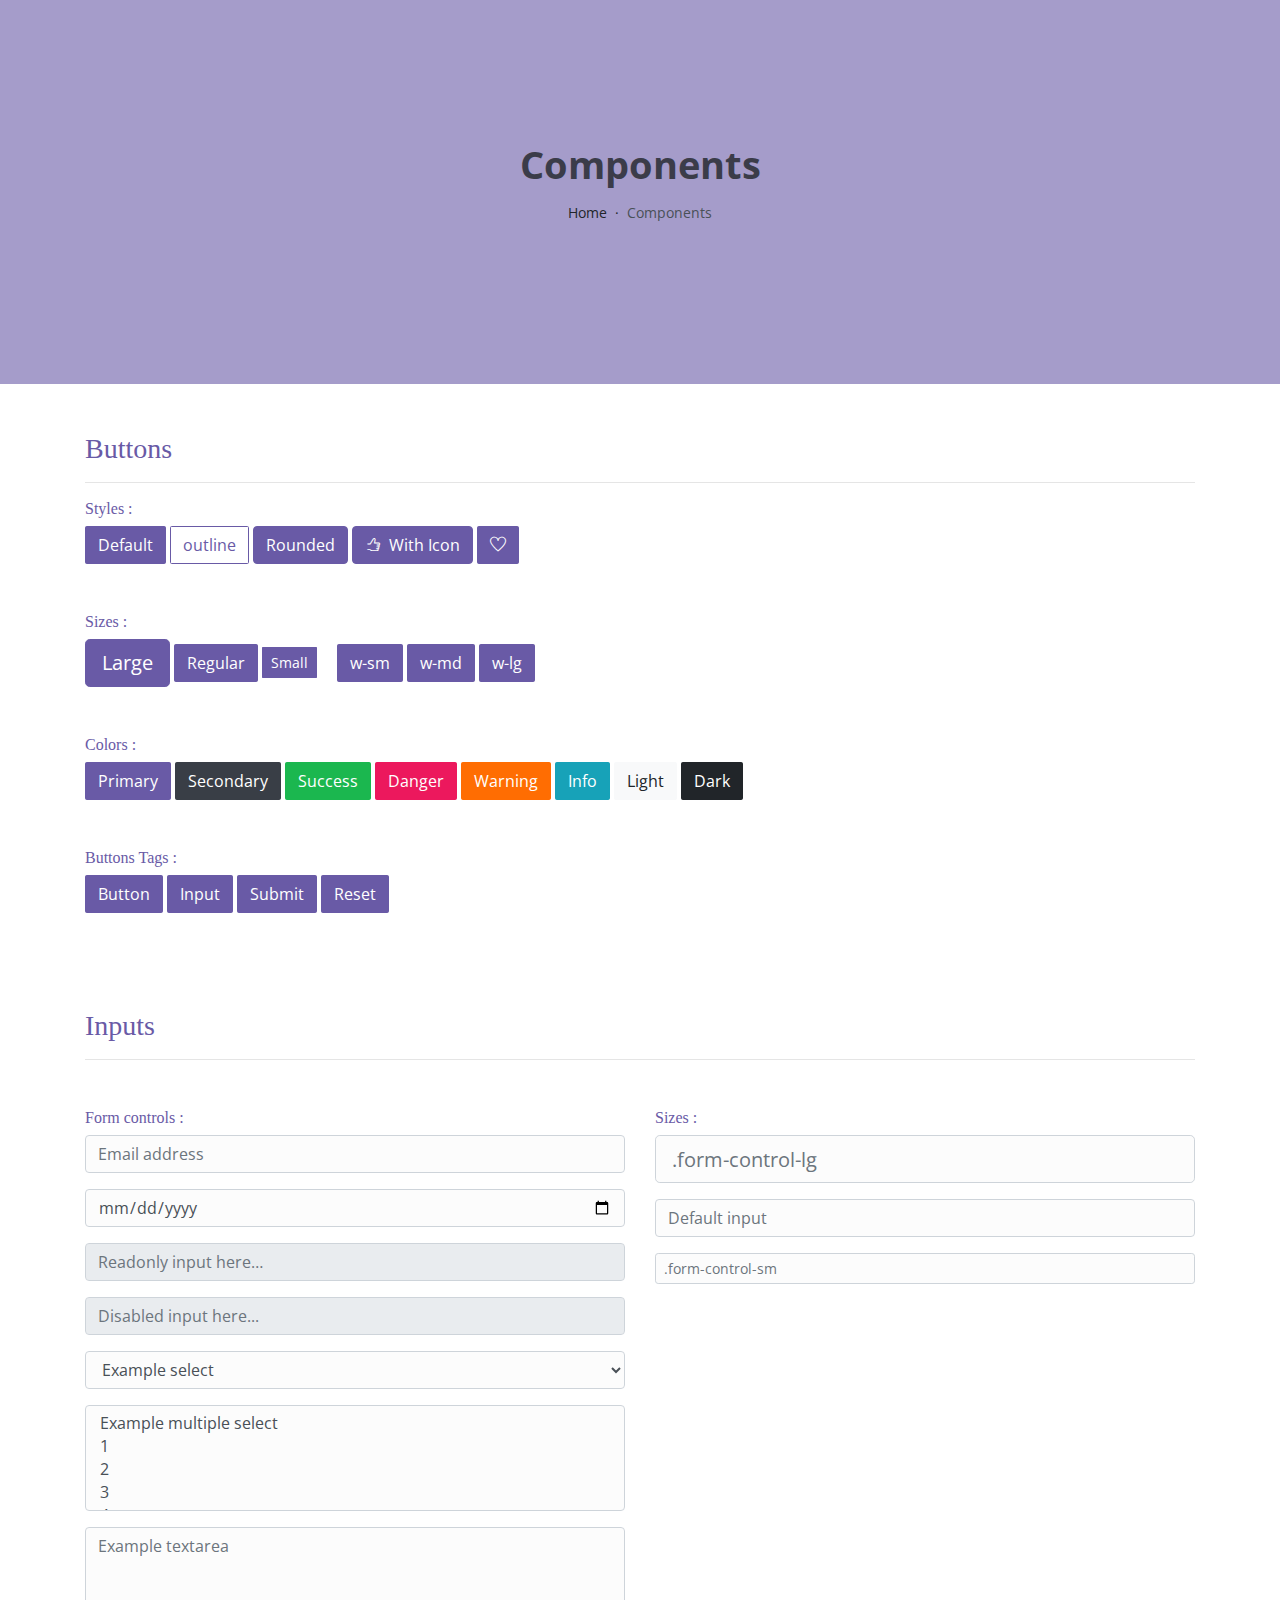
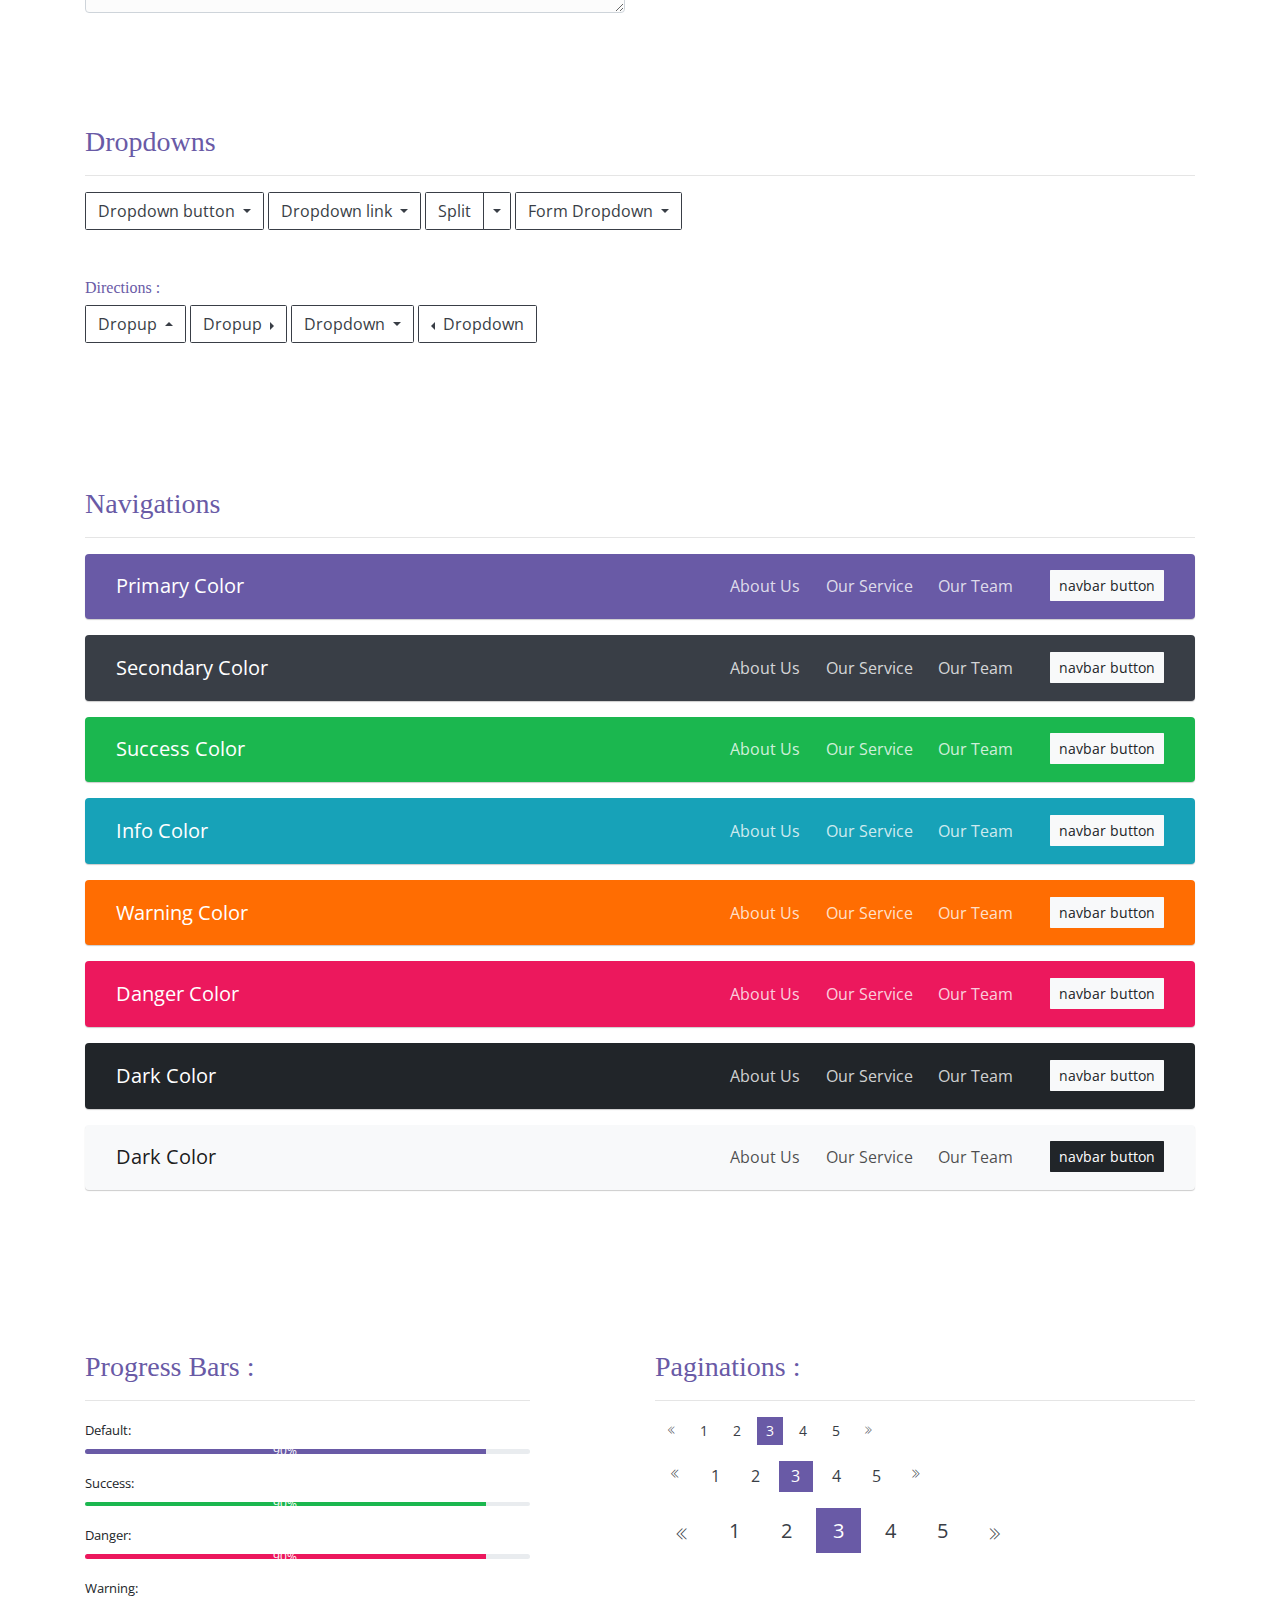
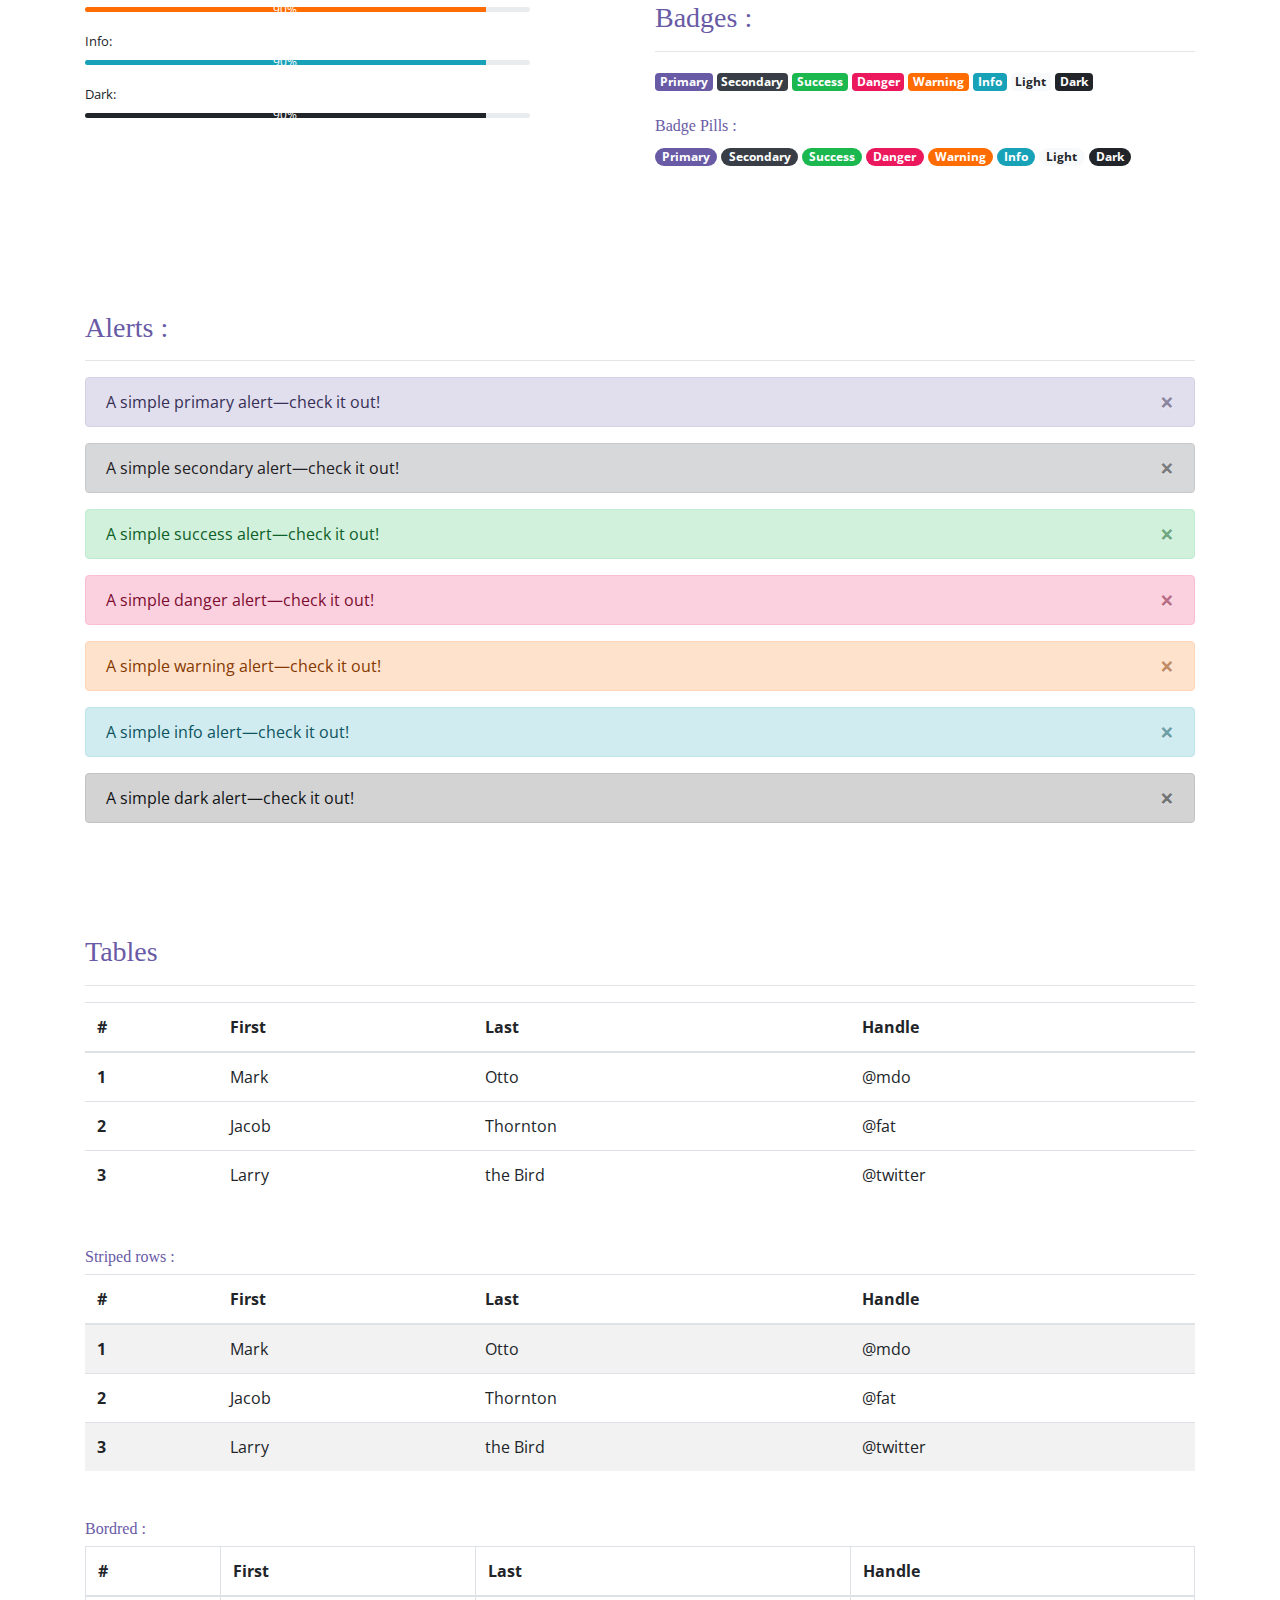
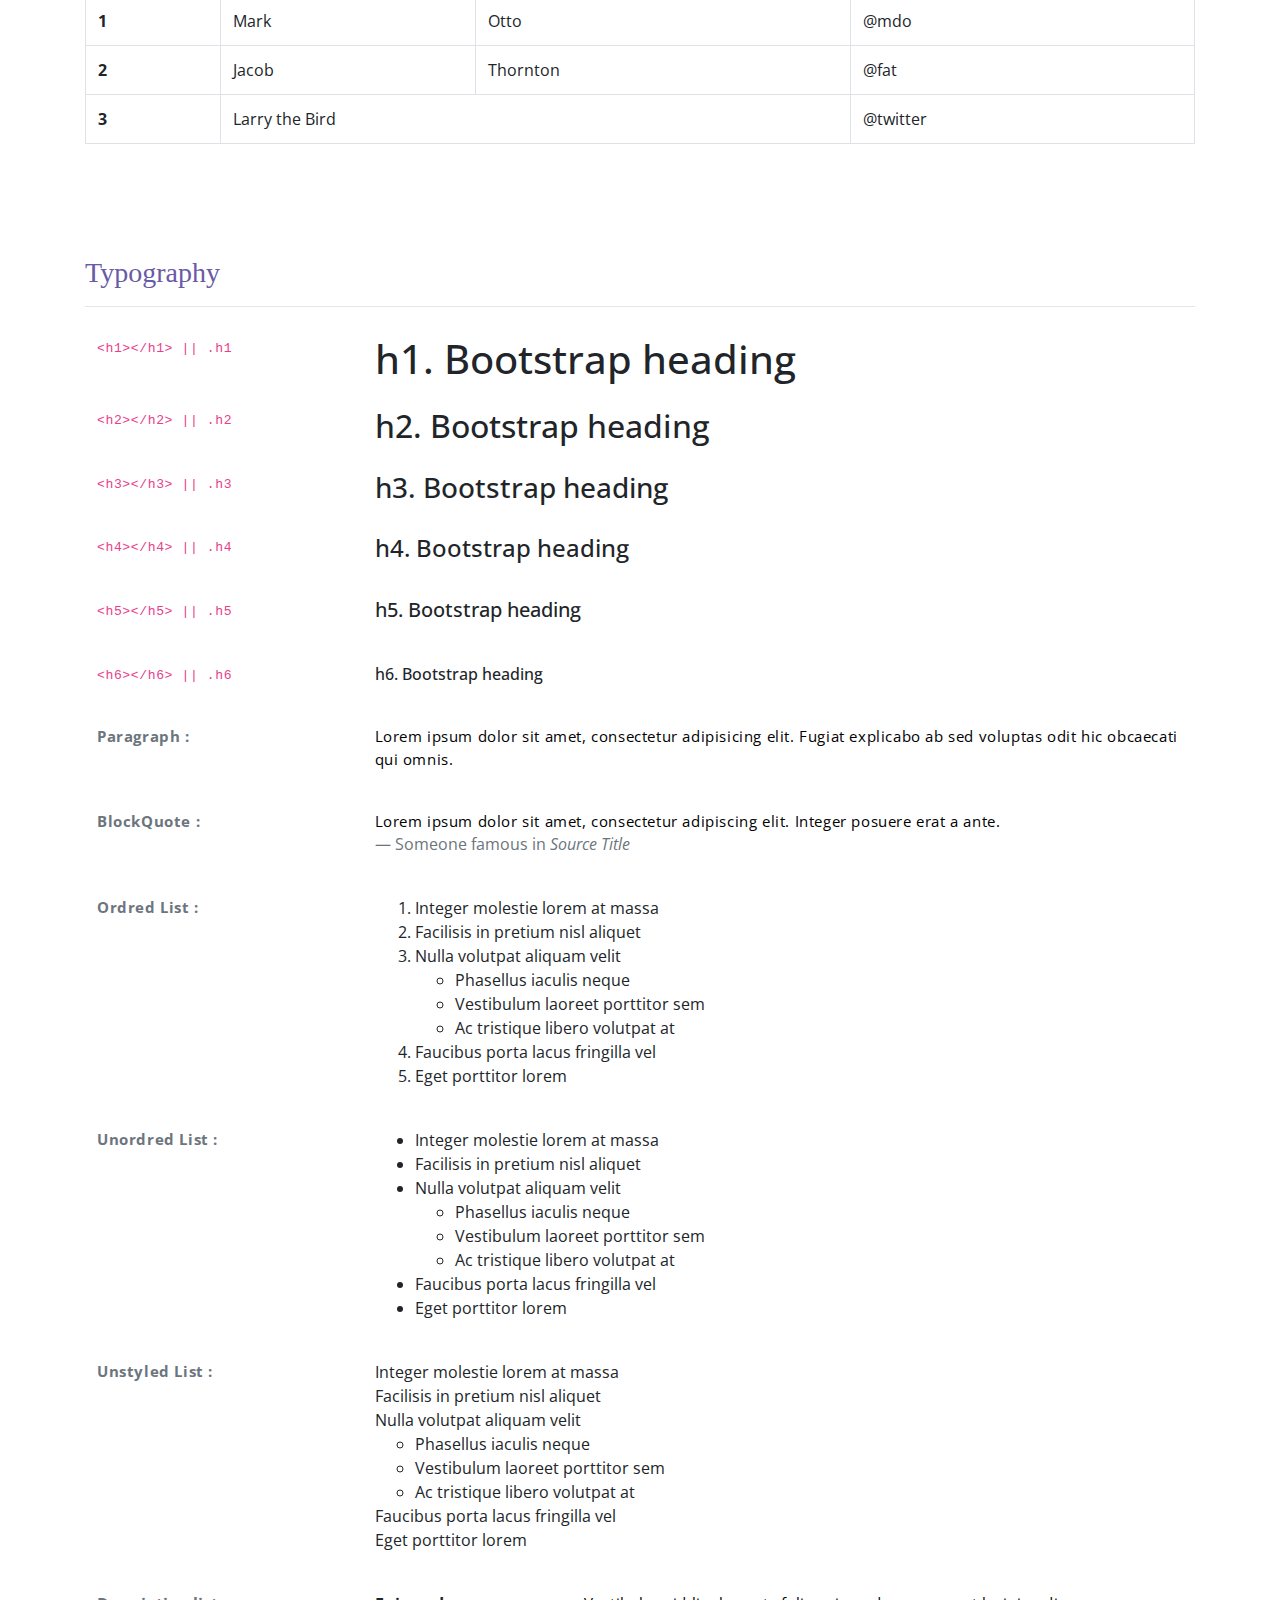
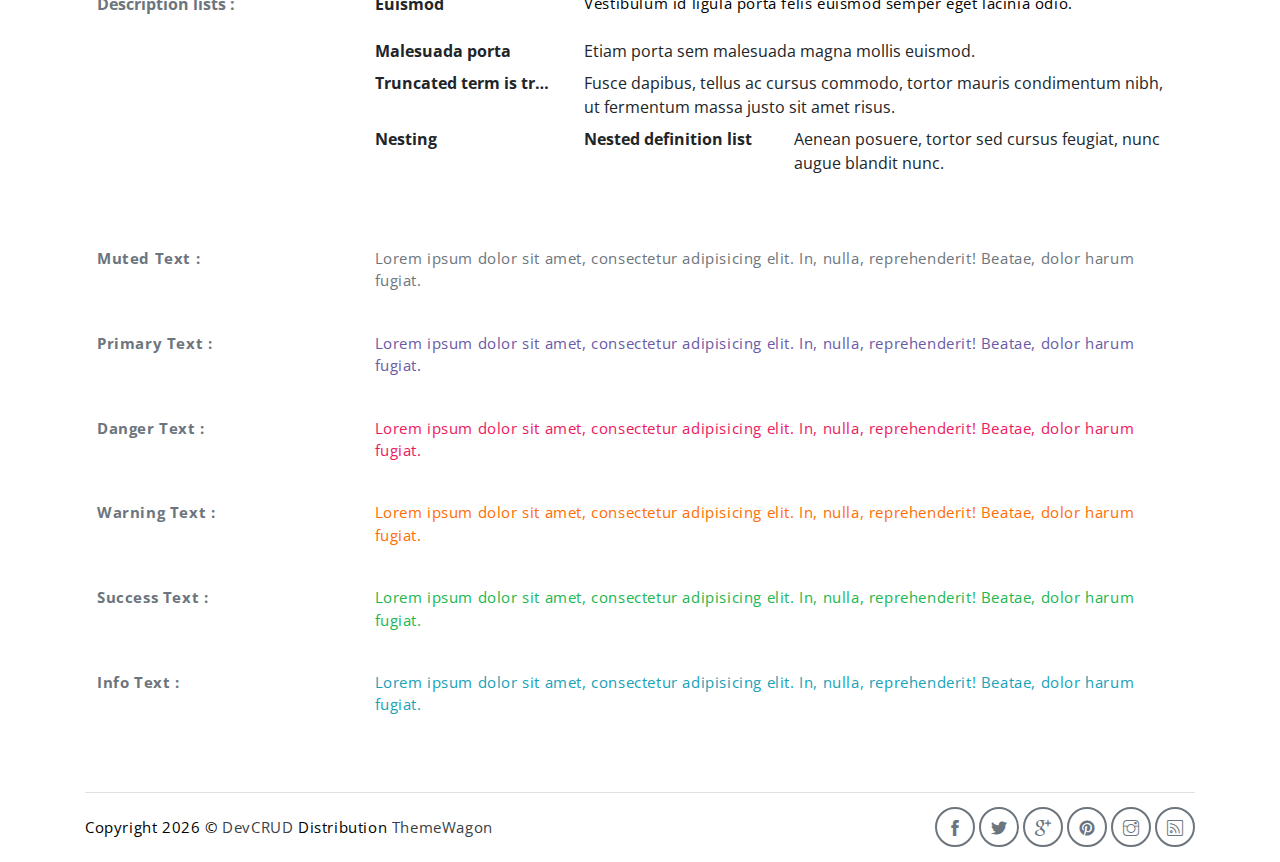
<file: components.html>
<!DOCTYPE html>
<html lang="en">

<head>
   <meta charset="utf-8">
   <meta name="viewport" content="width=device-width, initial-scale=1, shrink-to-fit=no">
   <meta name="description" content="Start your development with Meyawo landing page.">
   <meta name="author" content="Devcrud">
   <title>Meyawo Landing page | Components</title>
   <!-- font icons -->
   <link rel="stylesheet" href="assets/vendors/themify-icons/css/themify-icons.css">
   <!-- Bootstrap + Steller  -->
   <link rel="stylesheet" href="assets/css/meyawo.css">
</head>

<body>

   <!-- Page Header -->
   <header class="header header-mini">
      <div class="header-title">Components</div>
      <nav aria-label="breadcrumb">
         <ol class="breadcrumb">
            <li class="breadcrumb-item"><a href="/">Home</a></li>
            <li class="breadcrumb-item active" aria-current="page">Components</li>
         </ol>
      </nav>
   </header> <!-- End Of Page Header -->

   <!-- main content -->
   <div class="container">

      <!-- Buttons -->
      <h3 class="mt-5">Buttons</h3>
      <hr>
      <h6 class="section-secondary-title">Styles :</h6>
      <button class="btn btn-primary">Default</button>
      <button class="btn btn-outline-primary">outline</button>
      <button class="btn btn-primary rounded">Rounded</button>
      <button class="btn btn-primary rounded"><i class="ti-thumb-up pr-1"></i> With Icon</button>
      <button class="btn btn-primary circle"><i class="ti-heart"></i></button>

      <h6 class="section-secondary-title mt-5">Sizes :</h6>
      <button class="btn btn-primary btn-lg">Large</button>
      <button class="btn btn-primary ">Regular</button>
      <button class="btn btn-primary btn-sm">Small</button>
      <button class="btn btn-primary w-sm ml-3">w-sm</button>
      <button class="btn btn-primary w-md">w-md</button>
      <button class="btn btn-primary w-lg">w-lg</button>

      <h6 class="section-secondary-title mt-5">Colors :</h6>
      <button type="button" class="btn btn-primary">Primary</button>
      <button type="button" class="btn btn-secondary">Secondary</button>
      <button type="button" class="btn btn-success">Success</button>
      <button type="button" class="btn btn-danger">Danger</button>
      <button type="button" class="btn btn-warning">Warning</button>
      <button type="button" class="btn btn-info">Info</button>
      <button type="button" class="btn btn-light">Light</button>
      <button type="button" class="btn btn-dark">Dark</button>

      <h6 class="section-secondary-title mt-5">Buttons Tags :</h6>
      <button class="btn btn-primary" type="submit">Button</button>
      <input class="btn btn-primary" type="button" value="Input">
      <input class="btn btn-primary" type="submit" value="Submit">
      <input class="btn btn-primary" type="reset" value="Reset">

      <!-- devider -->
      <div class="py-5"></div>

      <!-- Inputs -->
      <h3>Inputs</h3>
      <hr>
      <div class="row mt-5">
         <div class="col-md-6">
            <h6 class="section-secondary-title">Form controls :</h6>
            <div class="form-group">
               <input type="email" class="form-control" id="exampleFormControlInput1" placeholder="Email address">
            </div>
            <div class="form-group">
               <input type="date" class="form-control" id="exampleFormControlInput1" placeholder="Date">
            </div>
            <div class="form-group">
               <input class="form-control" type="text" placeholder="Readonly input here…" readonly>
            </div>
            <div class="form-group">
               <input class="form-control" id="disabledInput" type="text" placeholder="Disabled input here..." disabled>
            </div>
            <div class="form-group">
               <select class="form-control" id="exampleFormControlSelect1">
                  <option>Example select</option>
                  <option>1</option>
                  <option>2</option>
                  <option>3</option>
                  <option>4</option>
                  <option>5</option>
               </select>
            </div>
            <div class="form-group">
               <select multiple class="form-control" id="exampleFormControlSelect2">
                  <option>Example multiple select</option>
                  <option>1</option>
                  <option>2</option>
                  <option>3</option>
                  <option>4</option>
                  <option>5</option>
               </select>
            </div>
            <div class="form-group">
               <textarea class="form-control" id="exampleFormControlTextarea1" rows="3"
                  placeholder="Example textarea"></textarea>
            </div>
         </div>
         <div class="col-md-6">
            <h6 class="section-secondary-title">Sizes :</h6>
            <div class="form-group">
               <input class="form-control form-control-lg" type="text" placeholder=".form-control-lg">
            </div>
            <div class="form-group">
               <input class="form-control" type="text" placeholder="Default input">
            </div>
            <div class="form-group">
               <input class="form-control form-control-sm" type="text" placeholder=".form-control-sm">
            </div>
         </div>
      </div> <!-- end of inputs -->

      <!-- devider -->
      <div class="py-5"></div>

      <!-- Dropdowns -->
      <h3 class="components-section-title font-weight-normal">Dropdowns</h3>
      <hr>
      <div class="dropdown d-inline-block">
         <button class="btn btn-outline-secondary dropdown-toggle" type="button" id="dropdownMenuButton"
            data-toggle="dropdown" aria-haspopup="true" aria-expanded="false">
            Dropdown button
         </button>
         <div class="dropdown-menu" aria-labelledby="dropdownMenuButton">
            <a class="dropdown-item" href="#">Action</a>
            <a class="dropdown-item" href="#">Another action</a>
            <a class="dropdown-item" href="#">Something else here</a>
         </div>
      </div>
      <div class="dropdown d-inline-block">
         <a class="btn btn-outline-secondary dropdown-toggle" href="#" role="button" id="dropdownMenuLink"
            data-toggle="dropdown" aria-haspopup="true" aria-expanded="false">
            Dropdown link
         </a>
         <div class="dropdown-menu" aria-labelledby="dropdownMenuLink">
            <a class="dropdown-item" href="#">Action</a>
            <a class="dropdown-item" href="#">Another action</a>
            <a class="dropdown-item" href="#">Something else here</a>
         </div>
      </div>
      <div class="btn-group">
         <button type="button" class="btn btn-outline-secondary">Split</button>
         <button type="button" class="btn btn-outline-secondary dropdown-toggle dropdown-toggle-split"
            data-toggle="dropdown" aria-haspopup="true" aria-expanded="false">
            <span class="sr-only">Toggle Dropdown</span>
         </button>
         <div class="dropdown-menu">
            <a class="dropdown-item" href="#">Action</a>
            <a class="dropdown-item" href="#">Another action</a>
            <a class="dropdown-item" href="#">Something else here</a>
            <div class="dropdown-divider"></div>
            <a class="dropdown-item" href="#">Separated link</a>
         </div>
      </div>
      <div class="btn-group">
         <button class="btn btn-outline-secondary dropdown-toggle" type="button" id="dropdownMenuButton"
            data-toggle="dropdown" aria-haspopup="true" aria-expanded="false">
            Form Dropdown
         </button>
         <div class="dropdown-menu form">
            <form class="px-4 py-3">
               <div class="form-group">
                  <input type="email" class="form-control" id="exampleDropdownFormEmail1"
                     placeholder="email@example.com">
               </div>
               <div class="form-group">
                  <input type="password" class="form-control" id="exampleDropdownFormPassword1" placeholder="Password">
               </div>
               <div class="form-check mb-3">
                  <input type="checkbox" class="form-check-input" id="dropdownCheck">
                  <label class="form-check-label" for="dropdownCheck">
                     Remember me
                  </label>
               </div>
               <button type="submit" class="btn btn-primary btn-block">Sign in</button>
            </form>
            <div class="dropdown-divider"></div>
            <a class="dropdown-item" href="#"><small>New around here? Sign up</small></a>
            <a class="dropdown-item" href="#"><small>Forgot password?</small></a>
         </div>
      </div>
      <h6 class="section-secondary-title mt-5">Directions :</h6>
      <div class="btn-group dropup">
         <button type="button" class="btn btn-outline-secondary dropdown-toggle" data-toggle="dropdown"
            aria-haspopup="true" aria-expanded="false">
            Dropup
         </button>
         <div class="dropdown-menu">
            <a class="dropdown-item" href="#">Action</a>
            <a class="dropdown-item" href="#">Another action</a>
            <a class="dropdown-item" href="#">Something else here</a>
            <div class="dropdown-divider"></div>
            <a class="dropdown-item" href="#">Separated link</a>
         </div>
      </div>
      <div class="btn-group dropright">
         <button type="button" class="btn btn-outline-secondary dropdown-toggle" data-toggle="dropdown"
            aria-haspopup="true" aria-expanded="false">
            Dropup
         </button>
         <div class="dropdown-menu">
            <a class="dropdown-item" href="#">Action</a>
            <a class="dropdown-item" href="#">Another action</a>
            <a class="dropdown-item" href="#">Something else here</a>
            <div class="dropdown-divider"></div>
            <a class="dropdown-item" href="#">Separated link</a>
         </div>
      </div>
      <div class="btn-group">
         <button type="button" class="btn btn-outline-secondary dropdown-toggle" data-toggle="dropdown"
            aria-haspopup="true" aria-expanded="false">
            Dropdown
         </button>
         <div class="dropdown-menu">
            <a class="dropdown-item" href="#">Action</a>
            <a class="dropdown-item" href="#">Another action</a>
            <a class="dropdown-item" href="#">Something else here</a>
            <div class="dropdown-divider"></div>
            <a class="dropdown-item" href="#">Separated link</a>
         </div>
      </div>
      <div class="btn-group dropleft">
         <button type="button" class="btn btn-outline-secondary dropdown-toggle" data-toggle="dropdown"
            aria-haspopup="true" aria-expanded="false">
            Dropdown
         </button>
         <div class="dropdown-menu">
            <a class="dropdown-item" href="#">Action</a>
            <a class="dropdown-item" href="#">Another action</a>
            <a class="dropdown-item" href="#">Something else here</a>
            <div class="dropdown-divider"></div>
            <a class="dropdown-item" href="#">Separated link</a>
         </div>
      </div> <!-- end of Dropdowns -->

      <!-- devider -->
      <div class="py-5"></div>

      <!-- navbars -->
      <h3 class="components-section-title font-weight-normal mt-5">Navigations</h3>
      <hr>
      <nav class="navbar navbar-expand-sm navbar-dark bg-primary rounded shadow mb-3">
         <div class="container">
            <a class="navbar-brand" href="#">Primary Color</a>
            <button class="navbar-toggler ml-auto" type="button" data-toggle="collapse"
               data-target="#navbarSupportedContent" aria-controls="navbarSupportedContent" aria-expanded="false"
               aria-label="Toggle navigation">
               <span class="navbar-toggler-icon"></span>
            </button>
            <div class="collapse navbar-collapse" id="navbarSupportedContent">
               <ul class="navbar-nav ml-auto">
                  <li class="nav-item">
                     <a class="nav-link" href="#about">About Us</a>
                  </li>
                  <li class="nav-item">
                     <a class="nav-link" href="#service">Our Service</a>
                  </li>
                  <li class="nav-item">
                     <a class="nav-link" href="#team">Our Team</a>
                  </li>
                  <li class="nav-item">
                     <a href="#book-table" class="ml-4 mt-1 btn btn-light btn-sm">navbar button</a>
                  </li>
               </ul>
            </div>
         </div>
      </nav>
      <nav class="navbar navbar-expand-sm navbar-dark bg-secondary rounded shadow mb-3">
         <div class="container">
            <a class="navbar-brand" href="#">Secondary Color</a>
            <button class="navbar-toggler ml-auto" type="button" data-toggle="collapse"
               data-target="#navbarSupportedContent" aria-controls="navbarSupportedContent" aria-expanded="false"
               aria-label="Toggle navigation">
               <span class="navbar-toggler-icon"></span>
            </button>
            <div class="collapse navbar-collapse" id="navbarSupportedContent">
               <ul class="navbar-nav ml-auto">
                  <li class="nav-item">
                     <a class="nav-link" href="#about">About Us</a>
                  </li>
                  <li class="nav-item">
                     <a class="nav-link" href="#service">Our Service</a>
                  </li>
                  <li class="nav-item">
                     <a class="nav-link" href="#team">Our Team</a>
                  </li>
                  <li class="nav-item">
                     <a href="#book-table" class="ml-4 mt-1 btn btn-light btn-sm">navbar button</a>
                  </li>
               </ul>
            </div>
         </div>
      </nav>
      <nav class="navbar navbar-expand-sm navbar-dark bg-success rounded shadow mb-3">
         <div class="container">
            <a class="navbar-brand" href="#">Success Color</a>
            <button class="navbar-toggler ml-auto" type="button" data-toggle="collapse"
               data-target="#navbarSupportedContent" aria-controls="navbarSupportedContent" aria-expanded="false"
               aria-label="Toggle navigation">
               <span class="navbar-toggler-icon"></span>
            </button>
            <div class="collapse navbar-collapse" id="navbarSupportedContent">
               <ul class="navbar-nav ml-auto">
                  <li class="nav-item">
                     <a class="nav-link" href="#about">About Us</a>
                  </li>
                  <li class="nav-item">
                     <a class="nav-link" href="#service">Our Service</a>
                  </li>
                  <li class="nav-item">
                     <a class="nav-link" href="#team">Our Team</a>
                  </li>
                  <li class="nav-item">
                     <a href="#book-table" class="ml-4 mt-1 btn btn-light btn-sm">navbar button</a>
                  </li>
               </ul>
            </div>
         </div>
      </nav>
      <nav class="navbar navbar-expand-sm navbar-dark bg-info rounded shadow mb-3">
         <div class="container">
            <a class="navbar-brand" href="#">Info Color</a>
            <button class="navbar-toggler ml-auto" type="button" data-toggle="collapse"
               data-target="#navbarSupportedContent" aria-controls="navbarSupportedContent" aria-expanded="false"
               aria-label="Toggle navigation">
               <span class="navbar-toggler-icon"></span>
            </button>
            <div class="collapse navbar-collapse" id="navbarSupportedContent">
               <ul class="navbar-nav ml-auto">
                  <li class="nav-item">
                     <a class="nav-link" href="#about">About Us</a>
                  </li>
                  <li class="nav-item">
                     <a class="nav-link" href="#service">Our Service</a>
                  </li>
                  <li class="nav-item">
                     <a class="nav-link" href="#team">Our Team</a>
                  </li>
                  <li class="nav-item">
                     <a href="#book-table" class="ml-4 mt-1 btn btn-light btn-sm">navbar button</a>
                  </li>
               </ul>
            </div>
         </div>
      </nav>
      <nav class="navbar navbar-expand-sm navbar-dark bg-warning rounded shadow mb-3">
         <div class="container">
            <a class="navbar-brand" href="#">Warning Color</a>
            <button class="navbar-toggler ml-auto" type="button" data-toggle="collapse"
               data-target="#navbarSupportedContent" aria-controls="navbarSupportedContent" aria-expanded="false"
               aria-label="Toggle navigation">
               <span class="navbar-toggler-icon"></span>
            </button>
            <div class="collapse navbar-collapse" id="navbarSupportedContent">
               <ul class="navbar-nav ml-auto">
                  <li class="nav-item">
                     <a class="nav-link" href="#about">About Us</a>
                  </li>
                  <li class="nav-item">
                     <a class="nav-link" href="#service">Our Service</a>
                  </li>
                  <li class="nav-item">
                     <a class="nav-link" href="#team">Our Team</a>
                  </li>
                  <li class="nav-item">
                     <a href="#book-table" class="ml-4 mt-1 btn btn-light btn-sm">navbar button</a>
                  </li>
               </ul>
            </div>
         </div>
      </nav>
      <nav class="navbar navbar-expand-sm navbar-dark bg-danger rounded shadow mb-3">
         <div class="container">
            <a class="navbar-brand" href="#">Danger Color</a>
            <button class="navbar-toggler ml-auto" type="button" data-toggle="collapse"
               data-target="#navbarSupportedContent" aria-controls="navbarSupportedContent" aria-expanded="false"
               aria-label="Toggle navigation">
               <span class="navbar-toggler-icon"></span>
            </button>
            <div class="collapse navbar-collapse" id="navbarSupportedContent">
               <ul class="navbar-nav ml-auto">
                  <li class="nav-item">
                     <a class="nav-link" href="#about">About Us</a>
                  </li>
                  <li class="nav-item">
                     <a class="nav-link" href="#service">Our Service</a>
                  </li>
                  <li class="nav-item">
                     <a class="nav-link" href="#team">Our Team</a>
                  </li>
                  <li class="nav-item">
                     <a href="#book-table" class="ml-4 mt-1 btn btn-light btn-sm">navbar button</a>
                  </li>
               </ul>
            </div>
         </div>
      </nav>
      <nav class="navbar navbar-expand-sm navbar-dark bg-dark rounded shadow mb-3">
         <div class="container">
            <a class="navbar-brand" href="#">Dark Color</a>
            <button class="navbar-toggler ml-auto" type="button" data-toggle="collapse"
               data-target="#navbarSupportedContent" aria-controls="navbarSupportedContent" aria-expanded="false"
               aria-label="Toggle navigation">
               <span class="navbar-toggler-icon"></span>
            </button>
            <div class="collapse navbar-collapse" id="navbarSupportedContent">
               <ul class="navbar-nav ml-auto">
                  <li class="nav-item">
                     <a class="nav-link" href="#about">About Us</a>
                  </li>
                  <li class="nav-item">
                     <a class="nav-link" href="#service">Our Service</a>
                  </li>
                  <li class="nav-item">
                     <a class="nav-link" href="#team">Our Team</a>
                  </li>
                  <li class="nav-item">
                     <a href="#book-table" class="ml-4 mt-1 btn btn-light btn-sm">navbar button</a>
                  </li>
               </ul>
            </div>
         </div>
      </nav>
      <nav class="navbar navbar-expand-sm navbar-light bg-light rounded shadow mb-3">
         <div class="container">
            <a class="navbar-brand" href="#">Dark Color</a>
            <button class="navbar-toggler ml-auto" type="button" data-toggle="collapse"
               data-target="#navbarSupportedContent" aria-controls="navbarSupportedContent" aria-expanded="false"
               aria-label="Toggle navigation">
               <span class="navbar-toggler-icon"></span>
            </button>
            <div class="collapse navbar-collapse" id="navbarSupportedContent">
               <ul class="navbar-nav ml-auto">
                  <li class="nav-item">
                     <a class="nav-link" href="#about">About Us</a>
                  </li>
                  <li class="nav-item">
                     <a class="nav-link" href="#service">Our Service</a>
                  </li>
                  <li class="nav-item">
                     <a class="nav-link" href="#team">Our Team</a>
                  </li>
                  <li class="nav-item">
                     <a href="#book-table" class="ml-4 mt-1 btn btn-dark btn-sm">navbar button</a>
                  </li>
               </ul>
            </div>
         </div>
      </nav>
      <!-- End of navbars -->

      <!-- devider -->
      <div class="py-5"></div>

      <!-- progress bars -->
      <div class="row justify-content-between">
         <div class="col-md-5">
            <h3 class="components-section-title font-weight-normal mt-5">Progress Bars :</h3>
            <hr>
            <small>Default: </small>
            <div class="progress mt-2 mb-3">
               <div class="progress-bar" role="progressbar" style="width: 90%" aria-valuenow="25" aria-valuemin="0"
                  aria-valuemax="100"><span>90%</span></div>
            </div>
            <small>Success:</small>
            <div class="progress mt-2 mb-3">
               <div class="progress-bar bg-success" role="progressbar" style="width: 90%" aria-valuenow="25"
                  aria-valuemin="0" aria-valuemax="100"><span>90%</span></div>
            </div>
            <small>Danger:</small>
            <div class="progress mt-2 mb-3">
               <div class="progress-bar bg-danger" role="progressbar" style="width: 90%" aria-valuenow="25"
                  aria-valuemin="0" aria-valuemax="100"><span>90%</span></div>
            </div>
            <small>Warning:</small>
            <div class="progress mt-2 mb-3">
               <div class="progress-bar bg-warning" role="progressbar" style="width: 90%" aria-valuenow="25"
                  aria-valuemin="0" aria-valuemax="100"><span>90%</span></div>
            </div>
            <small>Info:</small>
            <div class="progress mt-2 mb-3">
               <div class="progress-bar bg-info" role="progressbar" style="width: 90%" aria-valuenow="25"
                  aria-valuemin="0" aria-valuemax="100"><span>90%</span></div>
            </div>
            <small>Dark:</small>
            <div class="progress mt-2 mb-3">
               <div class="progress-bar bg-dark" role="progressbar" style="width: 90%" aria-valuenow="25"
                  aria-valuemin="0" aria-valuemax="100"><span>90%</span></div>
            </div>
         </div>
         <div class="col-md-6">
            <h3 class="components-section-title font-weight-normal mt-5">Paginations :</h3>
            <hr>
            <nav aria-label="Page navigation example">
               <ul class="pagination pagination-sm">
                  <li class="page-item"><a class="page-link" href="#"><i class="ti-angle-double-left"></i></a></li>
                  <li class="page-item"><a class="page-link" href="#">1</a></li>
                  <li class="page-item"><a class="page-link" href="#">2</a></li>
                  <li class="page-item active"><a class="page-link" href="#">3</a></li>
                  <li class="page-item"><a class="page-link" href="#">4</a></li>
                  <li class="page-item"><a class="page-link" href="#">5</a></li>
                  <li class="page-item"><a class="page-link" href="#"><i class="ti-angle-double-right"></i></a></li>
               </ul>
            </nav>
            <nav aria-label="Page navigation example">
               <ul class="pagination">
                  <li class="page-item"><a class="page-link" href="#"><i class="ti-angle-double-left"></i></a></li>
                  <li class="page-item"><a class="page-link" href="#">1</a></li>
                  <li class="page-item"><a class="page-link" href="#">2</a></li>
                  <li class="page-item active"><a class="page-link" href="#">3</a></li>
                  <li class="page-item"><a class="page-link" href="#">4</a></li>
                  <li class="page-item"><a class="page-link" href="#">5</a></li>
                  <li class="page-item"><a class="page-link" href="#"><i class="ti-angle-double-right"></i></a></li>
               </ul>
            </nav>
            <nav aria-label="Page navigation example">
               <ul class="pagination pagination-lg">
                  <li class="page-item"><a class="page-link" href="#"><i class="ti-angle-double-left"></i></a></li>
                  <li class="page-item"><a class="page-link" href="#">1</a></li>
                  <li class="page-item"><a class="page-link" href="#">2</a></li>
                  <li class="page-item active"><a class="page-link" href="#">3</a></li>
                  <li class="page-item"><a class="page-link" href="#">4</a></li>
                  <li class="page-item"><a class="page-link" href="#">5</a></li>
                  <li class="page-item"><a class="page-link" href="#"><i class="ti-angle-double-right"></i></a></li>
               </ul>
            </nav>

            <!-- Badges -->
            <h3 class="components-section-title font-weight-normal mt-5">Badges :</h3>
            <hr>
            <span class="badge badge-primary">Primary</span>
            <span class="badge badge-secondary">Secondary</span>
            <span class="badge badge-success">Success</span>
            <span class="badge badge-danger">Danger</span>
            <span class="badge badge-warning">Warning</span>
            <span class="badge badge-info">Info</span>
            <span class="badge badge-light">Light</span>
            <span class="badge badge-dark">Dark</span>
            <h6 class="section-secondary-title mt-4 mb-2">Badge Pills :</h6>
            <span class="badge badge-pill badge-primary">Primary</span>
            <span class="badge badge-pill badge-secondary">Secondary</span>
            <span class="badge badge-pill badge-success">Success</span>
            <span class="badge badge-pill badge-danger">Danger</span>
            <span class="badge badge-pill badge-warning">Warning</span>
            <span class="badge badge-pill badge-info">Info</span>
            <span class="badge badge-pill badge-light">Light</span>
            <span class="badge badge-pill badge-dark">Dark</span>
         </div>
      </div> <!-- End of Progress bars -->

      <!-- devider -->
      <div class="py-5"></div>

      <!-- Alerts -->
      <h3 class="components-section-title font-weight-normal mt-5">Alerts :</h3>
      <hr>
      <div class="alert alert-primary alert-dismissible fade show" role="alert">
         A simple primary alert—check it out!
         <button type="button" class="close" data-dismiss="alert" aria-label="Close">
            <span aria-hidden="true">&times;</span>
         </button>
      </div>
      <div class="alert alert-secondary alert-dismissible fade show" role="alert">
         A simple secondary alert—check it out!
         <button type="button" class="close" data-dismiss="alert" aria-label="Close">
            <span aria-hidden="true">&times;</span>
         </button>
      </div>
      <div class="alert alert-success alert-dismissible fade show" role="alert">
         A simple success alert—check it out!
         <button type="button" class="close" data-dismiss="alert" aria-label="Close">
            <span aria-hidden="true">&times;</span>
         </button>
      </div>
      <div class="alert alert-danger alert-dismissible fade show" role="alert">
         A simple danger alert—check it out!
         <button type="button" class="close" data-dismiss="alert" aria-label="Close">
            <span aria-hidden="true">&times;</span>
         </button>
      </div>
      <div class="alert alert-warning alert-dismissible fade show" role="alert">
         A simple warning alert—check it out!
         <button type="button" class="close" data-dismiss="alert" aria-label="Close">
            <span aria-hidden="true">&times;</span>
         </button>
      </div>
      <div class="alert alert-info alert-dismissible fade show" role="alert">
         A simple info alert—check it out!
         <button type="button" class="close" data-dismiss="alert" aria-label="Close">
            <span aria-hidden="true">&times;</span>
         </button>
      </div>
      <div class="alert alert-dark alert-dismissible fade show" role="alert">
         A simple dark alert—check it out!
         <button type="button" class="close" data-dismiss="alert" aria-label="Close">
            <span aria-hidden="true">&times;</span>
         </button>
      </div>
      <!-- end of alerts -->

      <!-- devider -->
      <div class="py-5"></div>

      <!-- tables -->
      <h3 class="components-section-title">Tables</h3>
      <hr>
      <table class="table">
         <thead>
            <tr>
               <th scope="col">#</th>
               <th scope="col">First</th>
               <th scope="col">Last</th>
               <th scope="col">Handle</th>
            </tr>
         </thead>
         <tbody>
            <tr>
               <th scope="row">1</th>
               <td>Mark</td>
               <td>Otto</td>
               <td>@mdo</td>
            </tr>
            <tr>
               <th scope="row">2</th>
               <td>Jacob</td>
               <td>Thornton</td>
               <td>@fat</td>
            </tr>
            <tr>
               <th scope="row">3</th>
               <td>Larry</td>
               <td>the Bird</td>
               <td>@twitter</td>
            </tr>
         </tbody>
      </table>

      <h6 class="section-secondary-title mt-5">Striped rows :</h6>
      <table class="table table-striped">
         <thead>
            <tr>
               <th scope="col">#</th>
               <th scope="col">First</th>
               <th scope="col">Last</th>
               <th scope="col">Handle</th>
            </tr>
         </thead>
         <tbody>
            <tr>
               <th scope="row">1</th>
               <td>Mark</td>
               <td>Otto</td>
               <td>@mdo</td>
            </tr>
            <tr>
               <th scope="row">2</th>
               <td>Jacob</td>
               <td>Thornton</td>
               <td>@fat</td>
            </tr>
            <tr>
               <th scope="row">3</th>
               <td>Larry</td>
               <td>the Bird</td>
               <td>@twitter</td>
            </tr>
         </tbody>
      </table>

      <h6 class="section-secondary-title mt-5">Bordred :</h6>
      <table class="table table-bordered">
         <thead>
            <tr>
               <th scope="col">#</th>
               <th scope="col">First</th>
               <th scope="col">Last</th>
               <th scope="col">Handle</th>
            </tr>
         </thead>
         <tbody>
            <tr>
               <th scope="row">1</th>
               <td>Mark</td>
               <td>Otto</td>
               <td>@mdo</td>
            </tr>
            <tr>
               <th scope="row">2</th>
               <td>Jacob</td>
               <td>Thornton</td>
               <td>@fat</td>
            </tr>
            <tr>
               <th scope="row">3</th>
               <td colspan="2">Larry the Bird</td>
               <td>@twitter</td>
            </tr>
         </tbody>
      </table>
      <!-- end of tables -->

      <!-- devider -->
      <div class="py-5"></div>

      <!-- typography -->
      <h3 class="components-section-title">Typography</h3>
      <hr>
      <table class="table table-borderless v-align-center">
         <tbody>
            <tr>
               <td>
                  <p><code class="highlighter-rouge">&lt;h1&gt;&lt;/h1&gt; || .h1</code></p>
               </td>
               <td class="w-75"><span class="h1">h1. Bootstrap heading</span></td>
            </tr>
            <tr>
               <td>
                  <p><code class="highlighter-rouge">&lt;h2&gt;&lt;/h2&gt; || .h2</code></p>
               </td>
               <td><span class="h2">h2. Bootstrap heading</span></td>
            </tr>
            <tr>
               <td>
                  <p><code class="highlighter-rouge">&lt;h3&gt;&lt;/h3&gt; || .h3</code></p>
               </td>
               <td><span class="h3">h3. Bootstrap heading</span></td>
            </tr>
            <tr>
               <td>
                  <p><code class="highlighter-rouge">&lt;h4&gt;&lt;/h4&gt; || .h4</code></p>
               </td>
               <td><span class="h4">h4. Bootstrap heading</span></td>
            </tr>
            <tr>
               <td>
                  <p><code class="highlighter-rouge">&lt;h5&gt;&lt;/h5&gt; || .h5</code></p>
               </td>
               <td><span class="h5">h5. Bootstrap heading</span></td>
            </tr>
            <tr>
               <td>
                  <p><code class="highlighter-rouge">&lt;h6&gt;&lt;/h6&gt; || .h6</code></p>
               </td>
               <td><span class="h6">h6. Bootstrap heading</span></td>
            </tr>
            <tr>
               <td>
                  <p class="font-weight-bold text-muted">Paragraph :</p>
               </td>
               <td>
                  <p>Lorem ipsum dolor sit amet, consectetur adipisicing elit. Fugiat explicabo ab sed voluptas odit hic
                     obcaecati qui omnis.</p>
               </td>
            </tr>
            <tr>
               <td>
                  <p class="font-weight-bold text-muted">BlockQuote :</p>
               </td>
               <td>
                  <blockquote class="blockquote">
                     <p class="mb-0">Lorem ipsum dolor sit amet, consectetur adipiscing elit. Integer posuere erat a
                        ante.</p>
                     <footer class="blockquote-footer">Someone famous in <cite title="Source Title">Source Title</cite>
                     </footer>
                  </blockquote>
               </td>
            </tr>

            <tr>
               <td>
                  <p class="font-weight-bold text-muted">Ordred List :</p>
               </td>
               <td>
                  <ol>
                     <li>Integer molestie lorem at massa</li>
                     <li>Facilisis in pretium nisl aliquet</li>
                     <li>Nulla volutpat aliquam velit
                        <ul>
                           <li>Phasellus iaculis neque</li>
                           <li>Vestibulum laoreet porttitor sem</li>
                           <li>Ac tristique libero volutpat at</li>
                        </ul>
                     </li>
                     <li>Faucibus porta lacus fringilla vel</li>
                     <li>Eget porttitor lorem</li>
                  </ol>
               </td>
            </tr>
            <tr>
               <td>
                  <p class="font-weight-bold text-muted">Unordred List :</p>
               </td>
               <td>
                  <ul>
                     <li>Integer molestie lorem at massa</li>
                     <li>Facilisis in pretium nisl aliquet</li>
                     <li>Nulla volutpat aliquam velit
                        <ul>
                           <li>Phasellus iaculis neque</li>
                           <li>Vestibulum laoreet porttitor sem</li>
                           <li>Ac tristique libero volutpat at</li>
                        </ul>
                     </li>
                     <li>Faucibus porta lacus fringilla vel</li>
                     <li>Eget porttitor lorem</li>
                  </ul>
               </td>
            </tr>
            <tr>
               <td>
                  <p class="font-weight-bold text-muted">Unstyled List :</p>
               </td>
               <td>
                  <ul class="list-unstyled">
                     <li>Integer molestie lorem at massa</li>
                     <li>Facilisis in pretium nisl aliquet</li>
                     <li>Nulla volutpat aliquam velit
                        <ul>
                           <li>Phasellus iaculis neque</li>
                           <li>Vestibulum laoreet porttitor sem</li>
                           <li>Ac tristique libero volutpat at</li>
                        </ul>
                     </li>
                     <li>Faucibus porta lacus fringilla vel</li>
                     <li>Eget porttitor lorem</li>
                  </ul>
               </td>
            </tr>
            <tr>
               <td class="font-weight-bold text-muted">Description lists : </td>
               <td>
                  <dl class="row">
                     <dt class="col-sm-3">Euismod</dt>
                     <dd class="col-sm-9">
                        <p>Vestibulum id ligula porta felis euismod semper eget lacinia odio.</p>
                     </dd>

                     <dt class="col-sm-3">Malesuada porta</dt>
                     <dd class="col-sm-9">Etiam porta sem malesuada magna mollis euismod.</dd>

                     <dt class="col-sm-3 text-truncate">Truncated term is truncated</dt>
                     <dd class="col-sm-9">Fusce dapibus, tellus ac cursus commodo, tortor mauris condimentum nibh, ut
                        fermentum massa justo sit amet risus.</dd>

                     <dt class="col-sm-3">Nesting</dt>
                     <dd class="col-sm-9">
                        <dl class="row">
                           <dt class="col-sm-4">Nested definition list</dt>
                           <dd class="col-sm-8">Aenean posuere, tortor sed cursus feugiat, nunc augue blandit nunc.</dd>
                        </dl>
                     </dd>
                  </dl>
               </td>
            </tr>
            <tr>
               <td>
                  <p class="font-weight-bold text-muted">Muted Text :</p>
               </td>
               <td>
                  <p class="text-muted">Lorem ipsum dolor sit amet, consectetur adipisicing elit. In, nulla,
                     reprehenderit! Beatae, dolor harum fugiat.</p>
               </td>
            </tr>
            <tr>
               <td>
                  <p class="font-weight-bold text-muted">Primary Text :</p>
               </td>
               <td>
                  <p class="text-primary">Lorem ipsum dolor sit amet, consectetur adipisicing elit. In, nulla,
                     reprehenderit! Beatae, dolor harum fugiat.</p>
               </td>
            </tr>
            <tr>
               <td>
                  <p class="font-weight-bold text-muted">Danger Text :</p>
               </td>
               <td>
                  <p class="text-danger">Lorem ipsum dolor sit amet, consectetur adipisicing elit. In, nulla,
                     reprehenderit! Beatae, dolor harum fugiat.</p>
               </td>
            </tr>
            <tr>
               <td>
                  <p class="font-weight-bold text-muted">Warning Text :</p>
               </td>
               <td>
                  <p class="text-warning">Lorem ipsum dolor sit amet, consectetur adipisicing elit. In, nulla,
                     reprehenderit! Beatae, dolor harum fugiat.</p>
               </td>
            </tr>
            <tr>
               <td>
                  <p class="font-weight-bold text-muted">Success Text :</p>
               </td>
               <td>
                  <p class="text-success">Lorem ipsum dolor sit amet, consectetur adipisicing elit. In, nulla,
                     reprehenderit! Beatae, dolor harum fugiat.</p>
               </td>
            </tr>
            <tr>
               <td>
                  <p class="font-weight-bold text-muted">Info Text :</p>
               </td>
               <td>
                  <p class="text-info">Lorem ipsum dolor sit amet, consectetur adipisicing elit. In, nulla,
                     reprehenderit! Beatae, dolor harum fugiat.</p>
               </td>
            </tr>
         </tbody>
      </table>
   </div>
   <!-- end of typography -->

   <!-- footer -->
   <div class="container mt-5">
      <footer class="footer">
         <p class="mb-0">Copyright
            <script>document.write(new Date().getFullYear())</script> &copy; <a
               href="http://www.devcrud.com">DevCRUD</a> Distribution <a href="https://themewagon.com">ThemeWagon</a>
         </p>
         <div class="social-links text-right m-auto ml-sm-auto">
            <a href="javascript:void(0)" class="link"><i class="ti-facebook"></i></a>
            <a href="javascript:void(0)" class="link"><i class="ti-twitter-alt"></i></a>
            <a href="javascript:void(0)" class="link"><i class="ti-google"></i></a>
            <a href="javascript:void(0)" class="link"><i class="ti-pinterest-alt"></i></a>
            <a href="javascript:void(0)" class="link"><i class="ti-instagram"></i></a>
            <a href="javascript:void(0)" class="link"><i class="ti-rss"></i></a>
         </div>
      </footer>
   </div> <!-- end of page footer -->

   <!-- core  -->
   <script src="assets/vendors/jquery/jquery-3.4.1.js"></script>
   <script src="assets/vendors/bootstrap/bootstrap.bundle.js"></script>

</body>

</html>
</file>
<file: assets/vendors/themify-icons/css/themify-icons.css>
@font-face {
	font-family: 'themify';
	src:url("../fonts/themify.eot?-fvbane");
	src:url("../fonts/themify.eot?#iefix-fvbane") format("embedded-opentype"),
		url("../fonts/themify.woff?-fvbane") format("woff"),
		url("../fonts/themify.ttf?-fvbane") format("truetype"),
		url("../fonts/themify.svg?-fvbane#themify") format("svg");
	font-weight: normal;
	font-style: normal;
}

[class^="ti-"], [class*=" ti-"] {
	font-family: 'themify';
	speak: none;
	font-style: normal;
	font-weight: normal;
	font-variant: normal;
	text-transform: none;
	line-height: 1;

	/* Better Font Rendering =========== */
	-webkit-font-smoothing: antialiased;
	-moz-osx-font-smoothing: grayscale;
}

.ti-wand:before {
	content: "\e600";
}
.ti-volume:before {
	content: "\e601";
}
.ti-user:before {
	content: "\e602";
}
.ti-unlock:before {
	content: "\e603";
}
.ti-unlink:before {
	content: "\e604";
}
.ti-trash:before {
	content: "\e605";
}
.ti-thought:before {
	content: "\e606";
}
.ti-target:before {
	content: "\e607";
}
.ti-tag:before {
	content: "\e608";
}
.ti-tablet:before {
	content: "\e609";
}
.ti-star:before {
	content: "\e60a";
}
.ti-spray:before {
	content: "\e60b";
}
.ti-signal:before {
	content: "\e60c";
}
.ti-shopping-cart:before {
	content: "\e60d";
}
.ti-shopping-cart-full:before {
	content: "\e60e";
}
.ti-settings:before {
	content: "\e60f";
}
.ti-search:before {
	content: "\e610";
}
.ti-zoom-in:before {
	content: "\e611";
}
.ti-zoom-out:before {
	content: "\e612";
}
.ti-cut:before {
	content: "\e613";
}
.ti-ruler:before {
	content: "\e614";
}
.ti-ruler-pencil:before {
	content: "\e615";
}
.ti-ruler-alt:before {
	content: "\e616";
}
.ti-bookmark:before {
	content: "\e617";
}
.ti-bookmark-alt:before {
	content: "\e618";
}
.ti-reload:before {
	content: "\e619";
}
.ti-plus:before {
	content: "\e61a";
}
.ti-pin:before {
	content: "\e61b";
}
.ti-pencil:before {
	content: "\e61c";
}
.ti-pencil-alt:before {
	content: "\e61d";
}
.ti-paint-roller:before {
	content: "\e61e";
}
.ti-paint-bucket:before {
	content: "\e61f";
}
.ti-na:before {
	content: "\e620";
}
.ti-mobile:before {
	content: "\e621";
}
.ti-minus:before {
	content: "\e622";
}
.ti-medall:before {
	content: "\e623";
}
.ti-medall-alt:before {
	content: "\e624";
}
.ti-marker:before {
	content: "\e625";
}
.ti-marker-alt:before {
	content: "\e626";
}
.ti-arrow-up:before {
	content: "\e627";
}
.ti-arrow-right:before {
	content: "\e628";
}
.ti-arrow-left:before {
	content: "\e629";
}
.ti-arrow-down:before {
	content: "\e62a";
}
.ti-lock:before {
	content: "\e62b";
}
.ti-location-arrow:before {
	content: "\e62c";
}
.ti-link:before {
	content: "\e62d";
}
.ti-layout:before {
	content: "\e62e";
}
.ti-layers:before {
	content: "\e62f";
}
.ti-layers-alt:before {
	content: "\e630";
}
.ti-key:before {
	content: "\e631";
}
.ti-import:before {
	content: "\e632";
}
.ti-image:before {
	content: "\e633";
}
.ti-heart:before {
	content: "\e634";
}
.ti-heart-broken:before {
	content: "\e635";
}
.ti-hand-stop:before {
	content: "\e636";
}
.ti-hand-open:before {
	content: "\e637";
}
.ti-hand-drag:before {
	content: "\e638";
}
.ti-folder:before {
	content: "\e639";
}
.ti-flag:before {
	content: "\e63a";
}
.ti-flag-alt:before {
	content: "\e63b";
}
.ti-flag-alt-2:before {
	content: "\e63c";
}
.ti-eye:before {
	content: "\e63d";
}
.ti-export:before {
	content: "\e63e";
}
.ti-exchange-vertical:before {
	content: "\e63f";
}
.ti-desktop:before {
	content: "\e640";
}
.ti-cup:before {
	content: "\e641";
}
.ti-crown:before {
	content: "\e642";
}
.ti-comments:before {
	content: "\e643";
}
.ti-comment:before {
	content: "\e644";
}
.ti-comment-alt:before {
	content: "\e645";
}
.ti-close:before {
	content: "\e646";
}
.ti-clip:before {
	content: "\e647";
}
.ti-angle-up:before {
	content: "\e648";
}
.ti-angle-right:before {
	content: "\e649";
}
.ti-angle-left:before {
	content: "\e64a";
}
.ti-angle-down:before {
	content: "\e64b";
}
.ti-check:before {
	content: "\e64c";
}
.ti-check-box:before {
	content: "\e64d";
}
.ti-camera:before {
	content: "\e64e";
}
.ti-announcement:before {
	content: "\e64f";
}
.ti-brush:before {
	content: "\e650";
}
.ti-briefcase:before {
	content: "\e651";
}
.ti-bolt:before {
	content: "\e652";
}
.ti-bolt-alt:before {
	content: "\e653";
}
.ti-blackboard:before {
	content: "\e654";
}
.ti-bag:before {
	content: "\e655";
}
.ti-move:before {
	content: "\e656";
}
.ti-arrows-vertical:before {
	content: "\e657";
}
.ti-arrows-horizontal:before {
	content: "\e658";
}
.ti-fullscreen:before {
	content: "\e659";
}
.ti-arrow-top-right:before {
	content: "\e65a";
}
.ti-arrow-top-left:before {
	content: "\e65b";
}
.ti-arrow-circle-up:before {
	content: "\e65c";
}
.ti-arrow-circle-right:before {
	content: "\e65d";
}
.ti-arrow-circle-left:before {
	content: "\e65e";
}
.ti-arrow-circle-down:before {
	content: "\e65f";
}
.ti-angle-double-up:before {
	content: "\e660";
}
.ti-angle-double-right:before {
	content: "\e661";
}
.ti-angle-double-left:before {
	content: "\e662";
}
.ti-angle-double-down:before {
	content: "\e663";
}
.ti-zip:before {
	content: "\e664";
}
.ti-world:before {
	content: "\e665";
}
.ti-wheelchair:before {
	content: "\e666";
}
.ti-view-list:before {
	content: "\e667";
}
.ti-view-list-alt:before {
	content: "\e668";
}
.ti-view-grid:before {
	content: "\e669";
}
.ti-uppercase:before {
	content: "\e66a";
}
.ti-upload:before {
	content: "\e66b";
}
.ti-underline:before {
	content: "\e66c";
}
.ti-truck:before {
	content: "\e66d";
}
.ti-timer:before {
	content: "\e66e";
}
.ti-ticket:before {
	content: "\e66f";
}
.ti-thumb-up:before {
	content: "\e670";
}
.ti-thumb-down:before {
	content: "\e671";
}
.ti-text:before {
	content: "\e672";
}
.ti-stats-up:before {
	content: "\e673";
}
.ti-stats-down:before {
	content: "\e674";
}
.ti-split-v:before {
	content: "\e675";
}
.ti-split-h:before {
	content: "\e676";
}
.ti-smallcap:before {
	content: "\e677";
}
.ti-shine:before {
	content: "\e678";
}
.ti-shift-right:before {
	content: "\e679";
}
.ti-shift-left:before {
	content: "\e67a";
}
.ti-shield:before {
	content: "\e67b";
}
.ti-notepad:before {
	content: "\e67c";
}
.ti-server:before {
	content: "\e67d";
}
.ti-quote-right:before {
	content: "\e67e";
}
.ti-quote-left:before {
	content: "\e67f";
}
.ti-pulse:before {
	content: "\e680";
}
.ti-printer:before {
	content: "\e681";
}
.ti-power-off:before {
	content: "\e682";
}
.ti-plug:before {
	content: "\e683";
}
.ti-pie-chart:before {
	content: "\e684";
}
.ti-paragraph:before {
	content: "\e685";
}
.ti-panel:before {
	content: "\e686";
}
.ti-package:before {
	content: "\e687";
}
.ti-music:before {
	content: "\e688";
}
.ti-music-alt:before {
	content: "\e689";
}
.ti-mouse:before {
	content: "\e68a";
}
.ti-mouse-alt:before {
	content: "\e68b";
}
.ti-money:before {
	content: "\e68c";
}
.ti-microphone:before {
	content: "\e68d";
}
.ti-menu:before {
	content: "\e68e";
}
.ti-menu-alt:before {
	content: "\e68f";
}
.ti-map:before {
	content: "\e690";
}
.ti-map-alt:before {
	content: "\e691";
}
.ti-loop:before {
	content: "\e692";
}
.ti-location-pin:before {
	content: "\e693";
}
.ti-list:before {
	content: "\e694";
}
.ti-light-bulb:before {
	content: "\e695";
}
.ti-Italic:before {
	content: "\e696";
}
.ti-info:before {
	content: "\e697";
}
.ti-infinite:before {
	content: "\e698";
}
.ti-id-badge:before {
	content: "\e699";
}
.ti-hummer:before {
	content: "\e69a";
}
.ti-home:before {
	content: "\e69b";
}
.ti-help:before {
	content: "\e69c";
}
.ti-headphone:before {
	content: "\e69d";
}
.ti-harddrives:before {
	content: "\e69e";
}
.ti-harddrive:before {
	content: "\e69f";
}
.ti-gift:before {
	content: "\e6a0";
}
.ti-game:before {
	content: "\e6a1";
}
.ti-filter:before {
	content: "\e6a2";
}
.ti-files:before {
	content: "\e6a3";
}
.ti-file:before {
	content: "\e6a4";
}
.ti-eraser:before {
	content: "\e6a5";
}
.ti-envelope:before {
	content: "\e6a6";
}
.ti-download:before {
	content: "\e6a7";
}
.ti-direction:before {
	content: "\e6a8";
}
.ti-direction-alt:before {
	content: "\e6a9";
}
.ti-dashboard:before {
	content: "\e6aa";
}
.ti-control-stop:before {
	content: "\e6ab";
}
.ti-control-shuffle:before {
	content: "\e6ac";
}
.ti-control-play:before {
	content: "\e6ad";
}
.ti-control-pause:before {
	content: "\e6ae";
}
.ti-control-forward:before {
	content: "\e6af";
}
.ti-control-backward:before {
	content: "\e6b0";
}
.ti-cloud:before {
	content: "\e6b1";
}
.ti-cloud-up:before {
	content: "\e6b2";
}
.ti-cloud-down:before {
	content: "\e6b3";
}
.ti-clipboard:before {
	content: "\e6b4";
}
.ti-car:before {
	content: "\e6b5";
}
.ti-calendar:before {
	content: "\e6b6";
}
.ti-book:before {
	content: "\e6b7";
}
.ti-bell:before {
	content: "\e6b8";
}
.ti-basketball:before {
	content: "\e6b9";
}
.ti-bar-chart:before {
	content: "\e6ba";
}
.ti-bar-chart-alt:before {
	content: "\e6bb";
}
.ti-back-right:before {
	content: "\e6bc";
}
.ti-back-left:before {
	content: "\e6bd";
}
.ti-arrows-corner:before {
	content: "\e6be";
}
.ti-archive:before {
	content: "\e6bf";
}
.ti-anchor:before {
	content: "\e6c0";
}
.ti-align-right:before {
	content: "\e6c1";
}
.ti-align-left:before {
	content: "\e6c2";
}
.ti-align-justify:before {
	content: "\e6c3";
}
.ti-align-center:before {
	content: "\e6c4";
}
.ti-alert:before {
	content: "\e6c5";
}
.ti-alarm-clock:before {
	content: "\e6c6";
}
.ti-agenda:before {
	content: "\e6c7";
}
.ti-write:before {
	content: "\e6c8";
}
.ti-window:before {
	content: "\e6c9";
}
.ti-widgetized:before {
	content: "\e6ca";
}
.ti-widget:before {
	content: "\e6cb";
}
.ti-widget-alt:before {
	content: "\e6cc";
}
.ti-wallet:before {
	content: "\e6cd";
}
.ti-video-clapper:before {
	content: "\e6ce";
}
.ti-video-camera:before {
	content: "\e6cf";
}
.ti-vector:before {
	content: "\e6d0";
}
.ti-themify-logo:before {
	content: "\e6d1";
}
.ti-themify-favicon:before {
	content: "\e6d2";
}
.ti-themify-favicon-alt:before {
	content: "\e6d3";
}
.ti-support:before {
	content: "\e6d4";
}
.ti-stamp:before {
	content: "\e6d5";
}
.ti-split-v-alt:before {
	content: "\e6d6";
}
.ti-slice:before {
	content: "\e6d7";
}
.ti-shortcode:before {
	content: "\e6d8";
}
.ti-shift-right-alt:before {
	content: "\e6d9";
}
.ti-shift-left-alt:before {
	content: "\e6da";
}
.ti-ruler-alt-2:before {
	content: "\e6db";
}
.ti-receipt:before {
	content: "\e6dc";
}
.ti-pin2:before {
	content: "\e6dd";
}
.ti-pin-alt:before {
	content: "\e6de";
}
.ti-pencil-alt2:before {
	content: "\e6df";
}
.ti-palette:before {
	content: "\e6e0";
}
.ti-more:before {
	content: "\e6e1";
}
.ti-more-alt:before {
	content: "\e6e2";
}
.ti-microphone-alt:before {
	content: "\e6e3";
}
.ti-magnet:before {
	content: "\e6e4";
}
.ti-line-double:before {
	content: "\e6e5";
}
.ti-line-dotted:before {
	content: "\e6e6";
}
.ti-line-dashed:before {
	content: "\e6e7";
}
.ti-layout-width-full:before {
	content: "\e6e8";
}
.ti-layout-width-default:before {
	content: "\e6e9";
}
.ti-layout-width-default-alt:before {
	content: "\e6ea";
}
.ti-layout-tab:before {
	content: "\e6eb";
}
.ti-layout-tab-window:before {
	content: "\e6ec";
}
.ti-layout-tab-v:before {
	content: "\e6ed";
}
.ti-layout-tab-min:before {
	content: "\e6ee";
}
.ti-layout-slider:before {
	content: "\e6ef";
}
.ti-layout-slider-alt:before {
	content: "\e6f0";
}
.ti-layout-sidebar-right:before {
	content: "\e6f1";
}
.ti-layout-sidebar-none:before {
	content: "\e6f2";
}
.ti-layout-sidebar-left:before {
	content: "\e6f3";
}
.ti-layout-placeholder:before {
	content: "\e6f4";
}
.ti-layout-menu:before {
	content: "\e6f5";
}
.ti-layout-menu-v:before {
	content: "\e6f6";
}
.ti-layout-menu-separated:before {
	content: "\e6f7";
}
.ti-layout-menu-full:before {
	content: "\e6f8";
}
.ti-layout-media-right-alt:before {
	content: "\e6f9";
}
.ti-layout-media-right:before {
	content: "\e6fa";
}
.ti-layout-media-overlay:before {
	content: "\e6fb";
}
.ti-layout-media-overlay-alt:before {
	content: "\e6fc";
}
.ti-layout-media-overlay-alt-2:before {
	content: "\e6fd";
}
.ti-layout-media-left-alt:before {
	content: "\e6fe";
}
.ti-layout-media-left:before {
	content: "\e6ff";
}
.ti-layout-media-center-alt:before {
	content: "\e700";
}
.ti-layout-media-center:before {
	content: "\e701";
}
.ti-layout-list-thumb:before {
	content: "\e702";
}
.ti-layout-list-thumb-alt:before {
	content: "\e703";
}
.ti-layout-list-post:before {
	content: "\e704";
}
.ti-layout-list-large-image:before {
	content: "\e705";
}
.ti-layout-line-solid:before {
	content: "\e706";
}
.ti-layout-grid4:before {
	content: "\e707";
}
.ti-layout-grid3:before {
	content: "\e708";
}
.ti-layout-grid2:before {
	content: "\e709";
}
.ti-layout-grid2-thumb:before {
	content: "\e70a";
}
.ti-layout-cta-right:before {
	content: "\e70b";
}
.ti-layout-cta-left:before {
	content: "\e70c";
}
.ti-layout-cta-center:before {
	content: "\e70d";
}
.ti-layout-cta-btn-right:before {
	content: "\e70e";
}
.ti-layout-cta-btn-left:before {
	content: "\e70f";
}
.ti-layout-column4:before {
	content: "\e710";
}
.ti-layout-column3:before {
	content: "\e711";
}
.ti-layout-column2:before {
	content: "\e712";
}
.ti-layout-accordion-separated:before {
	content: "\e713";
}
.ti-layout-accordion-merged:before {
	content: "\e714";
}
.ti-layout-accordion-list:before {
	content: "\e715";
}
.ti-ink-pen:before {
	content: "\e716";
}
.ti-info-alt:before {
	content: "\e717";
}
.ti-help-alt:before {
	content: "\e718";
}
.ti-headphone-alt:before {
	content: "\e719";
}
.ti-hand-point-up:before {
	content: "\e71a";
}
.ti-hand-point-right:before {
	content: "\e71b";
}
.ti-hand-point-left:before {
	content: "\e71c";
}
.ti-hand-point-down:before {
	content: "\e71d";
}
.ti-gallery:before {
	content: "\e71e";
}
.ti-face-smile:before {
	content: "\e71f";
}
.ti-face-sad:before {
	content: "\e720";
}
.ti-credit-card:before {
	content: "\e721";
}
.ti-control-skip-forward:before {
	content: "\e722";
}
.ti-control-skip-backward:before {
	content: "\e723";
}
.ti-control-record:before {
	content: "\e724";
}
.ti-control-eject:before {
	content: "\e725";
}
.ti-comments-smiley:before {
	content: "\e726";
}
.ti-brush-alt:before {
	content: "\e727";
}
.ti-youtube:before {
	content: "\e728";
}
.ti-vimeo:before {
	content: "\e729";
}
.ti-twitter:before {
	content: "\e72a";
}
.ti-time:before {
	content: "\e72b";
}
.ti-tumblr:before {
	content: "\e72c";
}
.ti-skype:before {
	content: "\e72d";
}
.ti-share:before {
	content: "\e72e";
}
.ti-share-alt:before {
	content: "\e72f";
}
.ti-rocket:before {
	content: "\e730";
}
.ti-pinterest:before {
	content: "\e731";
}
.ti-new-window:before {
	content: "\e732";
}
.ti-microsoft:before {
	content: "\e733";
}
.ti-list-ol:before {
	content: "\e734";
}
.ti-linkedin:before {
	content: "\e735";
}
.ti-layout-sidebar-2:before {
	content: "\e736";
}
.ti-layout-grid4-alt:before {
	content: "\e737";
}
.ti-layout-grid3-alt:before {
	content: "\e738";
}
.ti-layout-grid2-alt:before {
	content: "\e739";
}
.ti-layout-column4-alt:before {
	content: "\e73a";
}
.ti-layout-column3-alt:before {
	content: "\e73b";
}
.ti-layout-column2-alt:before {
	content: "\e73c";
}
.ti-instagram:before {
	content: "\e73d";
}
.ti-google:before {
	content: "\e73e";
}
.ti-github:before {
	content: "\e73f";
}
.ti-flickr:before {
	content: "\e740";
}
.ti-facebook:before {
	content: "\e741";
}
.ti-dropbox:before {
	content: "\e742";
}
.ti-dribbble:before {
	content: "\e743";
}
.ti-apple:before {
	content: "\e744";
}
.ti-android:before {
	content: "\e745";
}
.ti-save:before {
	content: "\e746";
}
.ti-save-alt:before {
	content: "\e747";
}
.ti-yahoo:before {
	content: "\e748";
}
.ti-wordpress:before {
	content: "\e749";
}
.ti-vimeo-alt:before {
	content: "\e74a";
}
.ti-twitter-alt:before {
	content: "\e74b";
}
.ti-tumblr-alt:before {
	content: "\e74c";
}
.ti-trello:before {
	content: "\e74d";
}
.ti-stack-overflow:before {
	content: "\e74e";
}
.ti-soundcloud:before {
	content: "\e74f";
}
.ti-sharethis:before {
	content: "\e750";
}
.ti-sharethis-alt:before {
	content: "\e751";
}
.ti-reddit:before {
	content: "\e752";
}
.ti-pinterest-alt:before {
	content: "\e753";
}
.ti-microsoft-alt:before {
	content: "\e754";
}
.ti-linux:before {
	content: "\e755";
}
.ti-jsfiddle:before {
	content: "\e756";
}
.ti-joomla:before {
	content: "\e757";
}
.ti-html5:before {
	content: "\e758";
}
.ti-flickr-alt:before {
	content: "\e759";
}
.ti-email:before {
	content: "\e75a";
}
.ti-drupal:before {
	content: "\e75b";
}
.ti-dropbox-alt:before {
	content: "\e75c";
}
.ti-css3:before {
	content: "\e75d";
}
.ti-rss:before {
	content: "\e75e";
}
.ti-rss-alt:before {
	content: "\e75f";
}
</file>
<file: assets/css/meyawo.css>
@charset "UTF-8";
/*!
=========================================================
* Meyawo Landing page
=========================================================

* Copyright: 2019 DevCRUD (https://devcrud.com)
* Licensed: (https://devcrud.com/licenses)
* Coded by www.devcrud.com

=========================================================

* The above copyright notice and this permission notice shall be included in all copies or substantial portions of the Software.
*/
@import url("https://fonts.googleapis.com/css?family=Baloo+Paaji|Open+Sans:300,300i,400,400i,600,600i,700,700i");
:root {
  --blue: #1e549f;
  --indigo: #695aa6;
  --purple: #6f42c1;
  --pink: #e83e8c;
  --red: #ec185d;
  --orange: #ff6d02;
  --yellow: #ffc107;
  --green: #1bb74f;
  --teal: #20c997;
  --cyan: #17a2b8;
  --white: #fff;
  --gray: #6c757d;
  --gray-dark: #393e46;
  --primary: #695aa6;
  --secondary: #393e46;
  --success: #1bb74f;
  --info: #17a2b8;
  --warning: #ff6d02;
  --danger: #ec185d;
  --light: #f8f9fa;
  --dark: #212529;
  --breakpoint-xs: 0;
  --breakpoint-sm: 576px;
  --breakpoint-md: 768px;
  --breakpoint-lg: 992px;
  --breakpoint-xl: 1200px;
  --font-family-sans-serif: "Open Sans", sans-serif;
  --font-family-monospace: SFMono-Regular, Menlo, Monaco, Consolas, "Liberation Mono", "Courier New", monospace;
}

*,
*::before,
*::after {
  box-sizing: border-box;
}

html {
  font-family: sans-serif;
  line-height: 1.15;
  -webkit-text-size-adjust: 100%;
  -webkit-tap-highlight-color: rgba(0, 0, 0, 0);
}

article, aside, figcaption, figure, footer, header, hgroup, main, nav, section {
  display: block;
}

body {
  margin: 0;
  font-family: "Open Sans", sans-serif;
  font-size: 1rem;
  font-weight: 400;
  line-height: 1.5;
  color: #212529;
  text-align: left;
  background-color: #fff;
}

[tabindex="-1"]:focus {
  outline: 0 !important;
}

hr {
  box-sizing: content-box;
  height: 0;
  overflow: visible;
}

h1, h2, h3, h4, h5, h6 {
  margin-top: 0;
  margin-bottom: 0.5rem;
}

p {
  margin-top: 0;
  margin-bottom: 1rem;
}

abbr[title],
abbr[data-original-title] {
  text-decoration: underline;
  -webkit-text-decoration: underline dotted;
          text-decoration: underline dotted;
  cursor: help;
  border-bottom: 0;
  -webkit-text-decoration-skip-ink: none;
          text-decoration-skip-ink: none;
}

address {
  margin-bottom: 1rem;
  font-style: normal;
  line-height: inherit;
}

ol,
ul,
dl {
  margin-top: 0;
  margin-bottom: 1rem;
}

ol ol,
ul ul,
ol ul,
ul ol {
  margin-bottom: 0;
}

dt {
  font-weight: 700;
}

dd {
  margin-bottom: .5rem;
  margin-left: 0;
}

blockquote {
  margin: 0 0 1rem;
}

b,
strong {
  font-weight: bolder;
}

small {
  font-size: 80%;
}

sub,
sup {
  position: relative;
  font-size: 75%;
  line-height: 0;
  vertical-align: baseline;
}

sub {
  bottom: -.25em;
}

sup {
  top: -.5em;
}

a {
  color: #695aa6;
  text-decoration: none;
  background-color: transparent;
}

a:hover {
  color: #493f75;
  text-decoration: none;
}

a:not([href]):not([tabindex]) {
  color: inherit;
  text-decoration: none;
}

a:not([href]):not([tabindex]):hover, a:not([href]):not([tabindex]):focus {
  color: inherit;
  text-decoration: none;
}

a:not([href]):not([tabindex]):focus {
  outline: 0;
}

pre,
code,
kbd,
samp {
  font-family: SFMono-Regular, Menlo, Monaco, Consolas, "Liberation Mono", "Courier New", monospace;
  font-size: 1em;
}

pre {
  margin-top: 0;
  margin-bottom: 1rem;
  overflow: auto;
}

figure {
  margin: 0 0 1rem;
}

img {
  vertical-align: middle;
  border-style: none;
}

svg {
  overflow: hidden;
  vertical-align: middle;
}

table {
  border-collapse: collapse;
}

caption {
  padding-top: 0.75rem;
  padding-bottom: 0.75rem;
  color: #6c757d;
  text-align: left;
  caption-side: bottom;
}

th {
  text-align: inherit;
}

label {
  display: inline-block;
  margin-bottom: 0.5rem;
}

button {
  border-radius: 0;
}

button:focus {
  outline: 1px dotted;
  outline: 5px auto -webkit-focus-ring-color;
}

input,
button,
select,
optgroup,
textarea {
  margin: 0;
  font-family: inherit;
  font-size: inherit;
  line-height: inherit;
}

button,
input {
  overflow: visible;
}

button,
select {
  text-transform: none;
}

select {
  word-wrap: normal;
}

button,
[type="button"],
[type="reset"],
[type="submit"] {
  -webkit-appearance: button;
}

button:not(:disabled),
[type="button"]:not(:disabled),
[type="reset"]:not(:disabled),
[type="submit"]:not(:disabled) {
  cursor: pointer;
}

button::-moz-focus-inner,
[type="button"]::-moz-focus-inner,
[type="reset"]::-moz-focus-inner,
[type="submit"]::-moz-focus-inner {
  padding: 0;
  border-style: none;
}

input[type="radio"],
input[type="checkbox"] {
  box-sizing: border-box;
  padding: 0;
}

input[type="date"],
input[type="time"],
input[type="datetime-local"],
input[type="month"] {
  -webkit-appearance: listbox;
}

textarea {
  overflow: auto;
  resize: vertical;
}

fieldset {
  min-width: 0;
  padding: 0;
  margin: 0;
  border: 0;
}

legend {
  display: block;
  width: 100%;
  max-width: 100%;
  padding: 0;
  margin-bottom: .5rem;
  font-size: 1.5rem;
  line-height: inherit;
  color: inherit;
  white-space: normal;
}

progress {
  vertical-align: baseline;
}

[type="number"]::-webkit-inner-spin-button,
[type="number"]::-webkit-outer-spin-button {
  height: auto;
}

[type="search"] {
  outline-offset: -2px;
  -webkit-appearance: none;
}

[type="search"]::-webkit-search-decoration {
  -webkit-appearance: none;
}

::-webkit-file-upload-button {
  font: inherit;
  -webkit-appearance: button;
}

output {
  display: inline-block;
}

summary {
  display: list-item;
  cursor: pointer;
}

template {
  display: none;
}

[hidden] {
  display: none !important;
}

h1, h2, h3, h4, h5, h6,
.h1, .h2, .h3, .h4, .h5, .h6 {
  margin-bottom: 0.5rem;
  font-weight: 500;
  line-height: 1.2;
}

h1, .h1 {
  font-size: 2.5rem;
}

h2, .h2 {
  font-size: 2rem;
}

h3, .h3 {
  font-size: 1.75rem;
}

h4, .h4 {
  font-size: 1.5rem;
}

h5, .h5 {
  font-size: 1.25rem;
}

h6, .h6 {
  font-size: 1rem;
}

.lead {
  font-size: 1.25rem;
  font-weight: 300;
}

.display-1 {
  font-size: 6rem;
  font-weight: 300;
  line-height: 1.2;
}

.display-2 {
  font-size: 5.5rem;
  font-weight: 300;
  line-height: 1.2;
}

.display-3 {
  font-size: 4.5rem;
  font-weight: 300;
  line-height: 1.2;
}

.display-4 {
  font-size: 3.5rem;
  font-weight: 300;
  line-height: 1.2;
}

hr {
  margin-top: 1rem;
  margin-bottom: 1rem;
  border: 0;
  border-top: 1px solid rgba(0, 0, 0, 0.1);
}

small,
.small {
  font-size: 80%;
  font-weight: 400;
}

mark,
.mark {
  padding: 0.2em;
  background-color: #fcf8e3;
}

.list-unstyled {
  padding-left: 0;
  list-style: none;
}

.list-inline {
  padding-left: 0;
  list-style: none;
}

.list-inline-item {
  display: inline-block;
}

.list-inline-item:not(:last-child) {
  margin-right: 0.5rem;
}

.initialism {
  font-size: 90%;
  text-transform: uppercase;
}

.blockquote {
  margin-bottom: 1rem;
  font-size: 1.25rem;
}

.blockquote-footer {
  display: block;
  font-size: 80%;
  color: #6c757d;
}

.blockquote-footer::before {
  content: "\2014\00A0";
}

.img-fluid {
  max-width: 100%;
  height: auto;
}

.img-thumbnail {
  padding: 0.25rem;
  background-color: #fff;
  border: 1px solid #dee2e6;
  border-radius: 0.25rem;
  max-width: 100%;
  height: auto;
}

.figure {
  display: inline-block;
}

.figure-img {
  margin-bottom: 0.5rem;
  line-height: 1;
}

.figure-caption {
  font-size: 90%;
  color: #6c757d;
}

code {
  font-size: 87.5%;
  color: #e83e8c;
  word-break: break-word;
}

a > code {
  color: inherit;
}

kbd {
  padding: 0.2rem 0.4rem;
  font-size: 87.5%;
  color: #fff;
  background-color: #212529;
  border-radius: 0.2rem;
}

kbd kbd {
  padding: 0;
  font-size: 100%;
  font-weight: 700;
}

pre {
  display: block;
  font-size: 87.5%;
  color: #212529;
}

pre code {
  font-size: inherit;
  color: inherit;
  word-break: normal;
}

.pre-scrollable {
  max-height: 340px;
  overflow-y: scroll;
}

.container {
  width: 100%;
  padding-right: 15px;
  padding-left: 15px;
  margin-right: auto;
  margin-left: auto;
}

@media (min-width: 576px) {
  .container {
    max-width: 540px;
  }
}

@media (min-width: 768px) {
  .container {
    max-width: 720px;
  }
}

@media (min-width: 992px) {
  .container {
    max-width: 960px;
  }
}

@media (min-width: 1200px) {
  .container {
    max-width: 1140px;
  }
}

.container-fluid {
  width: 100%;
  padding-right: 15px;
  padding-left: 15px;
  margin-right: auto;
  margin-left: auto;
}

.row {
  display: -webkit-box;
  display: -webkit-flex;
  display: -ms-flexbox;
  display: flex;
  -webkit-flex-wrap: wrap;
      -ms-flex-wrap: wrap;
          flex-wrap: wrap;
  margin-right: -15px;
  margin-left: -15px;
}

.no-gutters {
  margin-right: 0;
  margin-left: 0;
}

.no-gutters > .col,
.no-gutters > [class*="col-"] {
  padding-right: 0;
  padding-left: 0;
}

.col-1, .col-2, .col-3, .col-4, .col-5, .col-6, .col-7, .col-8, .col-9, .col-10, .col-11, .col-12, .col,
.col-auto, .col-sm-1, .col-sm-2, .col-sm-3, .col-sm-4, .col-sm-5, .col-sm-6, .col-sm-7, .col-sm-8, .col-sm-9, .col-sm-10, .col-sm-11, .col-sm-12, .col-sm,
.col-sm-auto, .col-md-1, .col-md-2, .col-md-3, .col-md-4, .col-md-5, .col-md-6, .col-md-7, .col-md-8, .col-md-9, .col-md-10, .col-md-11, .col-md-12, .col-md,
.col-md-auto, .col-lg-1, .col-lg-2, .col-lg-3, .col-lg-4, .col-lg-5, .col-lg-6, .col-lg-7, .col-lg-8, .col-lg-9, .col-lg-10, .col-lg-11, .col-lg-12, .col-lg,
.col-lg-auto, .col-xl-1, .col-xl-2, .col-xl-3, .col-xl-4, .col-xl-5, .col-xl-6, .col-xl-7, .col-xl-8, .col-xl-9, .col-xl-10, .col-xl-11, .col-xl-12, .col-xl,
.col-xl-auto {
  position: relative;
  width: 100%;
  padding-right: 15px;
  padding-left: 15px;
}

.col {
  -webkit-flex-basis: 0;
      -ms-flex-preferred-size: 0;
          flex-basis: 0;
  -webkit-box-flex: 1;
  -webkit-flex-grow: 1;
      -ms-flex-positive: 1;
          flex-grow: 1;
  max-width: 100%;
}

.col-auto {
  -webkit-box-flex: 0;
  -webkit-flex: 0 0 auto;
      -ms-flex: 0 0 auto;
          flex: 0 0 auto;
  width: auto;
  max-width: 100%;
}

.col-1 {
  -webkit-box-flex: 0;
  -webkit-flex: 0 0 8.33333%;
      -ms-flex: 0 0 8.33333%;
          flex: 0 0 8.33333%;
  max-width: 8.33333%;
}

.col-2 {
  -webkit-box-flex: 0;
  -webkit-flex: 0 0 16.66667%;
      -ms-flex: 0 0 16.66667%;
          flex: 0 0 16.66667%;
  max-width: 16.66667%;
}

.col-3 {
  -webkit-box-flex: 0;
  -webkit-flex: 0 0 25%;
      -ms-flex: 0 0 25%;
          flex: 0 0 25%;
  max-width: 25%;
}

.col-4 {
  -webkit-box-flex: 0;
  -webkit-flex: 0 0 33.33333%;
      -ms-flex: 0 0 33.33333%;
          flex: 0 0 33.33333%;
  max-width: 33.33333%;
}

.col-5 {
  -webkit-box-flex: 0;
  -webkit-flex: 0 0 41.66667%;
      -ms-flex: 0 0 41.66667%;
          flex: 0 0 41.66667%;
  max-width: 41.66667%;
}

.col-6 {
  -webkit-box-flex: 0;
  -webkit-flex: 0 0 50%;
      -ms-flex: 0 0 50%;
          flex: 0 0 50%;
  max-width: 50%;
}

.col-7 {
  -webkit-box-flex: 0;
  -webkit-flex: 0 0 58.33333%;
      -ms-flex: 0 0 58.33333%;
          flex: 0 0 58.33333%;
  max-width: 58.33333%;
}

.col-8 {
  -webkit-box-flex: 0;
  -webkit-flex: 0 0 66.66667%;
      -ms-flex: 0 0 66.66667%;
          flex: 0 0 66.66667%;
  max-width: 66.66667%;
}

.col-9 {
  -webkit-box-flex: 0;
  -webkit-flex: 0 0 75%;
      -ms-flex: 0 0 75%;
          flex: 0 0 75%;
  max-width: 75%;
}

.col-10 {
  -webkit-box-flex: 0;
  -webkit-flex: 0 0 83.33333%;
      -ms-flex: 0 0 83.33333%;
          flex: 0 0 83.33333%;
  max-width: 83.33333%;
}

.col-11 {
  -webkit-box-flex: 0;
  -webkit-flex: 0 0 91.66667%;
      -ms-flex: 0 0 91.66667%;
          flex: 0 0 91.66667%;
  max-width: 91.66667%;
}

.col-12 {
  -webkit-box-flex: 0;
  -webkit-flex: 0 0 100%;
      -ms-flex: 0 0 100%;
          flex: 0 0 100%;
  max-width: 100%;
}

.order-first {
  -webkit-box-ordinal-group: 0;
  -webkit-order: -1;
      -ms-flex-order: -1;
          order: -1;
}

.order-last {
  -webkit-box-ordinal-group: 14;
  -webkit-order: 13;
      -ms-flex-order: 13;
          order: 13;
}

.order-0 {
  -webkit-box-ordinal-group: 1;
  -webkit-order: 0;
      -ms-flex-order: 0;
          order: 0;
}

.order-1 {
  -webkit-box-ordinal-group: 2;
  -webkit-order: 1;
      -ms-flex-order: 1;
          order: 1;
}

.order-2 {
  -webkit-box-ordinal-group: 3;
  -webkit-order: 2;
      -ms-flex-order: 2;
          order: 2;
}

.order-3 {
  -webkit-box-ordinal-group: 4;
  -webkit-order: 3;
      -ms-flex-order: 3;
          order: 3;
}

.order-4 {
  -webkit-box-ordinal-group: 5;
  -webkit-order: 4;
      -ms-flex-order: 4;
          order: 4;
}

.order-5 {
  -webkit-box-ordinal-group: 6;
  -webkit-order: 5;
      -ms-flex-order: 5;
          order: 5;
}

.order-6 {
  -webkit-box-ordinal-group: 7;
  -webkit-order: 6;
      -ms-flex-order: 6;
          order: 6;
}

.order-7 {
  -webkit-box-ordinal-group: 8;
  -webkit-order: 7;
      -ms-flex-order: 7;
          order: 7;
}

.order-8 {
  -webkit-box-ordinal-group: 9;
  -webkit-order: 8;
      -ms-flex-order: 8;
          order: 8;
}

.order-9 {
  -webkit-box-ordinal-group: 10;
  -webkit-order: 9;
      -ms-flex-order: 9;
          order: 9;
}

.order-10 {
  -webkit-box-ordinal-group: 11;
  -webkit-order: 10;
      -ms-flex-order: 10;
          order: 10;
}

.order-11 {
  -webkit-box-ordinal-group: 12;
  -webkit-order: 11;
      -ms-flex-order: 11;
          order: 11;
}

.order-12 {
  -webkit-box-ordinal-group: 13;
  -webkit-order: 12;
      -ms-flex-order: 12;
          order: 12;
}

.offset-1 {
  margin-left: 8.33333%;
}

.offset-2 {
  margin-left: 16.66667%;
}

.offset-3 {
  margin-left: 25%;
}

.offset-4 {
  margin-left: 33.33333%;
}

.offset-5 {
  margin-left: 41.66667%;
}

.offset-6 {
  margin-left: 50%;
}

.offset-7 {
  margin-left: 58.33333%;
}

.offset-8 {
  margin-left: 66.66667%;
}

.offset-9 {
  margin-left: 75%;
}

.offset-10 {
  margin-left: 83.33333%;
}

.offset-11 {
  margin-left: 91.66667%;
}

@media (min-width: 576px) {
  .col-sm {
    -webkit-flex-basis: 0;
        -ms-flex-preferred-size: 0;
            flex-basis: 0;
    -webkit-box-flex: 1;
    -webkit-flex-grow: 1;
        -ms-flex-positive: 1;
            flex-grow: 1;
    max-width: 100%;
  }
  .col-sm-auto {
    -webkit-box-flex: 0;
    -webkit-flex: 0 0 auto;
        -ms-flex: 0 0 auto;
            flex: 0 0 auto;
    width: auto;
    max-width: 100%;
  }
  .col-sm-1 {
    -webkit-box-flex: 0;
    -webkit-flex: 0 0 8.33333%;
        -ms-flex: 0 0 8.33333%;
            flex: 0 0 8.33333%;
    max-width: 8.33333%;
  }
  .col-sm-2 {
    -webkit-box-flex: 0;
    -webkit-flex: 0 0 16.66667%;
        -ms-flex: 0 0 16.66667%;
            flex: 0 0 16.66667%;
    max-width: 16.66667%;
  }
  .col-sm-3 {
    -webkit-box-flex: 0;
    -webkit-flex: 0 0 25%;
        -ms-flex: 0 0 25%;
            flex: 0 0 25%;
    max-width: 25%;
  }
  .col-sm-4 {
    -webkit-box-flex: 0;
    -webkit-flex: 0 0 33.33333%;
        -ms-flex: 0 0 33.33333%;
            flex: 0 0 33.33333%;
    max-width: 33.33333%;
  }
  .col-sm-5 {
    -webkit-box-flex: 0;
    -webkit-flex: 0 0 41.66667%;
        -ms-flex: 0 0 41.66667%;
            flex: 0 0 41.66667%;
    max-width: 41.66667%;
  }
  .col-sm-6 {
    -webkit-box-flex: 0;
    -webkit-flex: 0 0 50%;
        -ms-flex: 0 0 50%;
            flex: 0 0 50%;
    max-width: 50%;
  }
  .col-sm-7 {
    -webkit-box-flex: 0;
    -webkit-flex: 0 0 58.33333%;
        -ms-flex: 0 0 58.33333%;
            flex: 0 0 58.33333%;
    max-width: 58.33333%;
  }
  .col-sm-8 {
    -webkit-box-flex: 0;
    -webkit-flex: 0 0 66.66667%;
        -ms-flex: 0 0 66.66667%;
            flex: 0 0 66.66667%;
    max-width: 66.66667%;
  }
  .col-sm-9 {
    -webkit-box-flex: 0;
    -webkit-flex: 0 0 75%;
        -ms-flex: 0 0 75%;
            flex: 0 0 75%;
    max-width: 75%;
  }
  .col-sm-10 {
    -webkit-box-flex: 0;
    -webkit-flex: 0 0 83.33333%;
        -ms-flex: 0 0 83.33333%;
            flex: 0 0 83.33333%;
    max-width: 83.33333%;
  }
  .col-sm-11 {
    -webkit-box-flex: 0;
    -webkit-flex: 0 0 91.66667%;
        -ms-flex: 0 0 91.66667%;
            flex: 0 0 91.66667%;
    max-width: 91.66667%;
  }
  .col-sm-12 {
    -webkit-box-flex: 0;
    -webkit-flex: 0 0 100%;
        -ms-flex: 0 0 100%;
            flex: 0 0 100%;
    max-width: 100%;
  }
  .order-sm-first {
    -webkit-box-ordinal-group: 0;
    -webkit-order: -1;
        -ms-flex-order: -1;
            order: -1;
  }
  .order-sm-last {
    -webkit-box-ordinal-group: 14;
    -webkit-order: 13;
        -ms-flex-order: 13;
            order: 13;
  }
  .order-sm-0 {
    -webkit-box-ordinal-group: 1;
    -webkit-order: 0;
        -ms-flex-order: 0;
            order: 0;
  }
  .order-sm-1 {
    -webkit-box-ordinal-group: 2;
    -webkit-order: 1;
        -ms-flex-order: 1;
            order: 1;
  }
  .order-sm-2 {
    -webkit-box-ordinal-group: 3;
    -webkit-order: 2;
        -ms-flex-order: 2;
            order: 2;
  }
  .order-sm-3 {
    -webkit-box-ordinal-group: 4;
    -webkit-order: 3;
        -ms-flex-order: 3;
            order: 3;
  }
  .order-sm-4 {
    -webkit-box-ordinal-group: 5;
    -webkit-order: 4;
        -ms-flex-order: 4;
            order: 4;
  }
  .order-sm-5 {
    -webkit-box-ordinal-group: 6;
    -webkit-order: 5;
        -ms-flex-order: 5;
            order: 5;
  }
  .order-sm-6 {
    -webkit-box-ordinal-group: 7;
    -webkit-order: 6;
        -ms-flex-order: 6;
            order: 6;
  }
  .order-sm-7 {
    -webkit-box-ordinal-group: 8;
    -webkit-order: 7;
        -ms-flex-order: 7;
            order: 7;
  }
  .order-sm-8 {
    -webkit-box-ordinal-group: 9;
    -webkit-order: 8;
        -ms-flex-order: 8;
            order: 8;
  }
  .order-sm-9 {
    -webkit-box-ordinal-group: 10;
    -webkit-order: 9;
        -ms-flex-order: 9;
            order: 9;
  }
  .order-sm-10 {
    -webkit-box-ordinal-group: 11;
    -webkit-order: 10;
        -ms-flex-order: 10;
            order: 10;
  }
  .order-sm-11 {
    -webkit-box-ordinal-group: 12;
    -webkit-order: 11;
        -ms-flex-order: 11;
            order: 11;
  }
  .order-sm-12 {
    -webkit-box-ordinal-group: 13;
    -webkit-order: 12;
        -ms-flex-order: 12;
            order: 12;
  }
  .offset-sm-0 {
    margin-left: 0;
  }
  .offset-sm-1 {
    margin-left: 8.33333%;
  }
  .offset-sm-2 {
    margin-left: 16.66667%;
  }
  .offset-sm-3 {
    margin-left: 25%;
  }
  .offset-sm-4 {
    margin-left: 33.33333%;
  }
  .offset-sm-5 {
    margin-left: 41.66667%;
  }
  .offset-sm-6 {
    margin-left: 50%;
  }
  .offset-sm-7 {
    margin-left: 58.33333%;
  }
  .offset-sm-8 {
    margin-left: 66.66667%;
  }
  .offset-sm-9 {
    margin-left: 75%;
  }
  .offset-sm-10 {
    margin-left: 83.33333%;
  }
  .offset-sm-11 {
    margin-left: 91.66667%;
  }
}

@media (min-width: 768px) {
  .col-md {
    -webkit-flex-basis: 0;
        -ms-flex-preferred-size: 0;
            flex-basis: 0;
    -webkit-box-flex: 1;
    -webkit-flex-grow: 1;
        -ms-flex-positive: 1;
            flex-grow: 1;
    max-width: 100%;
  }
  .col-md-auto {
    -webkit-box-flex: 0;
    -webkit-flex: 0 0 auto;
        -ms-flex: 0 0 auto;
            flex: 0 0 auto;
    width: auto;
    max-width: 100%;
  }
  .col-md-1 {
    -webkit-box-flex: 0;
    -webkit-flex: 0 0 8.33333%;
        -ms-flex: 0 0 8.33333%;
            flex: 0 0 8.33333%;
    max-width: 8.33333%;
  }
  .col-md-2 {
    -webkit-box-flex: 0;
    -webkit-flex: 0 0 16.66667%;
        -ms-flex: 0 0 16.66667%;
            flex: 0 0 16.66667%;
    max-width: 16.66667%;
  }
  .col-md-3 {
    -webkit-box-flex: 0;
    -webkit-flex: 0 0 25%;
        -ms-flex: 0 0 25%;
            flex: 0 0 25%;
    max-width: 25%;
  }
  .col-md-4 {
    -webkit-box-flex: 0;
    -webkit-flex: 0 0 33.33333%;
        -ms-flex: 0 0 33.33333%;
            flex: 0 0 33.33333%;
    max-width: 33.33333%;
  }
  .col-md-5 {
    -webkit-box-flex: 0;
    -webkit-flex: 0 0 41.66667%;
        -ms-flex: 0 0 41.66667%;
            flex: 0 0 41.66667%;
    max-width: 41.66667%;
  }
  .col-md-6 {
    -webkit-box-flex: 0;
    -webkit-flex: 0 0 50%;
        -ms-flex: 0 0 50%;
            flex: 0 0 50%;
    max-width: 50%;
  }
  .col-md-7 {
    -webkit-box-flex: 0;
    -webkit-flex: 0 0 58.33333%;
        -ms-flex: 0 0 58.33333%;
            flex: 0 0 58.33333%;
    max-width: 58.33333%;
  }
  .col-md-8 {
    -webkit-box-flex: 0;
    -webkit-flex: 0 0 66.66667%;
        -ms-flex: 0 0 66.66667%;
            flex: 0 0 66.66667%;
    max-width: 66.66667%;
  }
  .col-md-9 {
    -webkit-box-flex: 0;
    -webkit-flex: 0 0 75%;
        -ms-flex: 0 0 75%;
            flex: 0 0 75%;
    max-width: 75%;
  }
  .col-md-10 {
    -webkit-box-flex: 0;
    -webkit-flex: 0 0 83.33333%;
        -ms-flex: 0 0 83.33333%;
            flex: 0 0 83.33333%;
    max-width: 83.33333%;
  }
  .col-md-11 {
    -webkit-box-flex: 0;
    -webkit-flex: 0 0 91.66667%;
        -ms-flex: 0 0 91.66667%;
            flex: 0 0 91.66667%;
    max-width: 91.66667%;
  }
  .col-md-12 {
    -webkit-box-flex: 0;
    -webkit-flex: 0 0 100%;
        -ms-flex: 0 0 100%;
            flex: 0 0 100%;
    max-width: 100%;
  }
  .order-md-first {
    -webkit-box-ordinal-group: 0;
    -webkit-order: -1;
        -ms-flex-order: -1;
            order: -1;
  }
  .order-md-last {
    -webkit-box-ordinal-group: 14;
    -webkit-order: 13;
        -ms-flex-order: 13;
            order: 13;
  }
  .order-md-0 {
    -webkit-box-ordinal-group: 1;
    -webkit-order: 0;
        -ms-flex-order: 0;
            order: 0;
  }
  .order-md-1 {
    -webkit-box-ordinal-group: 2;
    -webkit-order: 1;
        -ms-flex-order: 1;
            order: 1;
  }
  .order-md-2 {
    -webkit-box-ordinal-group: 3;
    -webkit-order: 2;
        -ms-flex-order: 2;
            order: 2;
  }
  .order-md-3 {
    -webkit-box-ordinal-group: 4;
    -webkit-order: 3;
        -ms-flex-order: 3;
            order: 3;
  }
  .order-md-4 {
    -webkit-box-ordinal-group: 5;
    -webkit-order: 4;
        -ms-flex-order: 4;
            order: 4;
  }
  .order-md-5 {
    -webkit-box-ordinal-group: 6;
    -webkit-order: 5;
        -ms-flex-order: 5;
            order: 5;
  }
  .order-md-6 {
    -webkit-box-ordinal-group: 7;
    -webkit-order: 6;
        -ms-flex-order: 6;
            order: 6;
  }
  .order-md-7 {
    -webkit-box-ordinal-group: 8;
    -webkit-order: 7;
        -ms-flex-order: 7;
            order: 7;
  }
  .order-md-8 {
    -webkit-box-ordinal-group: 9;
    -webkit-order: 8;
        -ms-flex-order: 8;
            order: 8;
  }
  .order-md-9 {
    -webkit-box-ordinal-group: 10;
    -webkit-order: 9;
        -ms-flex-order: 9;
            order: 9;
  }
  .order-md-10 {
    -webkit-box-ordinal-group: 11;
    -webkit-order: 10;
        -ms-flex-order: 10;
            order: 10;
  }
  .order-md-11 {
    -webkit-box-ordinal-group: 12;
    -webkit-order: 11;
        -ms-flex-order: 11;
            order: 11;
  }
  .order-md-12 {
    -webkit-box-ordinal-group: 13;
    -webkit-order: 12;
        -ms-flex-order: 12;
            order: 12;
  }
  .offset-md-0 {
    margin-left: 0;
  }
  .offset-md-1 {
    margin-left: 8.33333%;
  }
  .offset-md-2 {
    margin-left: 16.66667%;
  }
  .offset-md-3 {
    margin-left: 25%;
  }
  .offset-md-4 {
    margin-left: 33.33333%;
  }
  .offset-md-5 {
    margin-left: 41.66667%;
  }
  .offset-md-6 {
    margin-left: 50%;
  }
  .offset-md-7 {
    margin-left: 58.33333%;
  }
  .offset-md-8 {
    margin-left: 66.66667%;
  }
  .offset-md-9 {
    margin-left: 75%;
  }
  .offset-md-10 {
    margin-left: 83.33333%;
  }
  .offset-md-11 {
    margin-left: 91.66667%;
  }
}

@media (min-width: 992px) {
  .col-lg {
    -webkit-flex-basis: 0;
        -ms-flex-preferred-size: 0;
            flex-basis: 0;
    -webkit-box-flex: 1;
    -webkit-flex-grow: 1;
        -ms-flex-positive: 1;
            flex-grow: 1;
    max-width: 100%;
  }
  .col-lg-auto {
    -webkit-box-flex: 0;
    -webkit-flex: 0 0 auto;
        -ms-flex: 0 0 auto;
            flex: 0 0 auto;
    width: auto;
    max-width: 100%;
  }
  .col-lg-1 {
    -webkit-box-flex: 0;
    -webkit-flex: 0 0 8.33333%;
        -ms-flex: 0 0 8.33333%;
            flex: 0 0 8.33333%;
    max-width: 8.33333%;
  }
  .col-lg-2 {
    -webkit-box-flex: 0;
    -webkit-flex: 0 0 16.66667%;
        -ms-flex: 0 0 16.66667%;
            flex: 0 0 16.66667%;
    max-width: 16.66667%;
  }
  .col-lg-3 {
    -webkit-box-flex: 0;
    -webkit-flex: 0 0 25%;
        -ms-flex: 0 0 25%;
            flex: 0 0 25%;
    max-width: 25%;
  }
  .col-lg-4 {
    -webkit-box-flex: 0;
    -webkit-flex: 0 0 33.33333%;
        -ms-flex: 0 0 33.33333%;
            flex: 0 0 33.33333%;
    max-width: 33.33333%;
  }
  .col-lg-5 {
    -webkit-box-flex: 0;
    -webkit-flex: 0 0 41.66667%;
        -ms-flex: 0 0 41.66667%;
            flex: 0 0 41.66667%;
    max-width: 41.66667%;
  }
  .col-lg-6 {
    -webkit-box-flex: 0;
    -webkit-flex: 0 0 50%;
        -ms-flex: 0 0 50%;
            flex: 0 0 50%;
    max-width: 50%;
  }
  .col-lg-7 {
    -webkit-box-flex: 0;
    -webkit-flex: 0 0 58.33333%;
        -ms-flex: 0 0 58.33333%;
            flex: 0 0 58.33333%;
    max-width: 58.33333%;
  }
  .col-lg-8 {
    -webkit-box-flex: 0;
    -webkit-flex: 0 0 66.66667%;
        -ms-flex: 0 0 66.66667%;
            flex: 0 0 66.66667%;
    max-width: 66.66667%;
  }
  .col-lg-9 {
    -webkit-box-flex: 0;
    -webkit-flex: 0 0 75%;
        -ms-flex: 0 0 75%;
            flex: 0 0 75%;
    max-width: 75%;
  }
  .col-lg-10 {
    -webkit-box-flex: 0;
    -webkit-flex: 0 0 83.33333%;
        -ms-flex: 0 0 83.33333%;
            flex: 0 0 83.33333%;
    max-width: 83.33333%;
  }
  .col-lg-11 {
    -webkit-box-flex: 0;
    -webkit-flex: 0 0 91.66667%;
        -ms-flex: 0 0 91.66667%;
            flex: 0 0 91.66667%;
    max-width: 91.66667%;
  }
  .col-lg-12 {
    -webkit-box-flex: 0;
    -webkit-flex: 0 0 100%;
        -ms-flex: 0 0 100%;
            flex: 0 0 100%;
    max-width: 100%;
  }
  .order-lg-first {
    -webkit-box-ordinal-group: 0;
    -webkit-order: -1;
        -ms-flex-order: -1;
            order: -1;
  }
  .order-lg-last {
    -webkit-box-ordinal-group: 14;
    -webkit-order: 13;
        -ms-flex-order: 13;
            order: 13;
  }
  .order-lg-0 {
    -webkit-box-ordinal-group: 1;
    -webkit-order: 0;
        -ms-flex-order: 0;
            order: 0;
  }
  .order-lg-1 {
    -webkit-box-ordinal-group: 2;
    -webkit-order: 1;
        -ms-flex-order: 1;
            order: 1;
  }
  .order-lg-2 {
    -webkit-box-ordinal-group: 3;
    -webkit-order: 2;
        -ms-flex-order: 2;
            order: 2;
  }
  .order-lg-3 {
    -webkit-box-ordinal-group: 4;
    -webkit-order: 3;
        -ms-flex-order: 3;
            order: 3;
  }
  .order-lg-4 {
    -webkit-box-ordinal-group: 5;
    -webkit-order: 4;
        -ms-flex-order: 4;
            order: 4;
  }
  .order-lg-5 {
    -webkit-box-ordinal-group: 6;
    -webkit-order: 5;
        -ms-flex-order: 5;
            order: 5;
  }
  .order-lg-6 {
    -webkit-box-ordinal-group: 7;
    -webkit-order: 6;
        -ms-flex-order: 6;
            order: 6;
  }
  .order-lg-7 {
    -webkit-box-ordinal-group: 8;
    -webkit-order: 7;
        -ms-flex-order: 7;
            order: 7;
  }
  .order-lg-8 {
    -webkit-box-ordinal-group: 9;
    -webkit-order: 8;
        -ms-flex-order: 8;
            order: 8;
  }
  .order-lg-9 {
    -webkit-box-ordinal-group: 10;
    -webkit-order: 9;
        -ms-flex-order: 9;
            order: 9;
  }
  .order-lg-10 {
    -webkit-box-ordinal-group: 11;
    -webkit-order: 10;
        -ms-flex-order: 10;
            order: 10;
  }
  .order-lg-11 {
    -webkit-box-ordinal-group: 12;
    -webkit-order: 11;
        -ms-flex-order: 11;
            order: 11;
  }
  .order-lg-12 {
    -webkit-box-ordinal-group: 13;
    -webkit-order: 12;
        -ms-flex-order: 12;
            order: 12;
  }
  .offset-lg-0 {
    margin-left: 0;
  }
  .offset-lg-1 {
    margin-left: 8.33333%;
  }
  .offset-lg-2 {
    margin-left: 16.66667%;
  }
  .offset-lg-3 {
    margin-left: 25%;
  }
  .offset-lg-4 {
    margin-left: 33.33333%;
  }
  .offset-lg-5 {
    margin-left: 41.66667%;
  }
  .offset-lg-6 {
    margin-left: 50%;
  }
  .offset-lg-7 {
    margin-left: 58.33333%;
  }
  .offset-lg-8 {
    margin-left: 66.66667%;
  }
  .offset-lg-9 {
    margin-left: 75%;
  }
  .offset-lg-10 {
    margin-left: 83.33333%;
  }
  .offset-lg-11 {
    margin-left: 91.66667%;
  }
}

@media (min-width: 1200px) {
  .col-xl {
    -webkit-flex-basis: 0;
        -ms-flex-preferred-size: 0;
            flex-basis: 0;
    -webkit-box-flex: 1;
    -webkit-flex-grow: 1;
        -ms-flex-positive: 1;
            flex-grow: 1;
    max-width: 100%;
  }
  .col-xl-auto {
    -webkit-box-flex: 0;
    -webkit-flex: 0 0 auto;
        -ms-flex: 0 0 auto;
            flex: 0 0 auto;
    width: auto;
    max-width: 100%;
  }
  .col-xl-1 {
    -webkit-box-flex: 0;
    -webkit-flex: 0 0 8.33333%;
        -ms-flex: 0 0 8.33333%;
            flex: 0 0 8.33333%;
    max-width: 8.33333%;
  }
  .col-xl-2 {
    -webkit-box-flex: 0;
    -webkit-flex: 0 0 16.66667%;
        -ms-flex: 0 0 16.66667%;
            flex: 0 0 16.66667%;
    max-width: 16.66667%;
  }
  .col-xl-3 {
    -webkit-box-flex: 0;
    -webkit-flex: 0 0 25%;
        -ms-flex: 0 0 25%;
            flex: 0 0 25%;
    max-width: 25%;
  }
  .col-xl-4 {
    -webkit-box-flex: 0;
    -webkit-flex: 0 0 33.33333%;
        -ms-flex: 0 0 33.33333%;
            flex: 0 0 33.33333%;
    max-width: 33.33333%;
  }
  .col-xl-5 {
    -webkit-box-flex: 0;
    -webkit-flex: 0 0 41.66667%;
        -ms-flex: 0 0 41.66667%;
            flex: 0 0 41.66667%;
    max-width: 41.66667%;
  }
  .col-xl-6 {
    -webkit-box-flex: 0;
    -webkit-flex: 0 0 50%;
        -ms-flex: 0 0 50%;
            flex: 0 0 50%;
    max-width: 50%;
  }
  .col-xl-7 {
    -webkit-box-flex: 0;
    -webkit-flex: 0 0 58.33333%;
        -ms-flex: 0 0 58.33333%;
            flex: 0 0 58.33333%;
    max-width: 58.33333%;
  }
  .col-xl-8 {
    -webkit-box-flex: 0;
    -webkit-flex: 0 0 66.66667%;
        -ms-flex: 0 0 66.66667%;
            flex: 0 0 66.66667%;
    max-width: 66.66667%;
  }
  .col-xl-9 {
    -webkit-box-flex: 0;
    -webkit-flex: 0 0 75%;
        -ms-flex: 0 0 75%;
            flex: 0 0 75%;
    max-width: 75%;
  }
  .col-xl-10 {
    -webkit-box-flex: 0;
    -webkit-flex: 0 0 83.33333%;
        -ms-flex: 0 0 83.33333%;
            flex: 0 0 83.33333%;
    max-width: 83.33333%;
  }
  .col-xl-11 {
    -webkit-box-flex: 0;
    -webkit-flex: 0 0 91.66667%;
        -ms-flex: 0 0 91.66667%;
            flex: 0 0 91.66667%;
    max-width: 91.66667%;
  }
  .col-xl-12 {
    -webkit-box-flex: 0;
    -webkit-flex: 0 0 100%;
        -ms-flex: 0 0 100%;
            flex: 0 0 100%;
    max-width: 100%;
  }
  .order-xl-first {
    -webkit-box-ordinal-group: 0;
    -webkit-order: -1;
        -ms-flex-order: -1;
            order: -1;
  }
  .order-xl-last {
    -webkit-box-ordinal-group: 14;
    -webkit-order: 13;
        -ms-flex-order: 13;
            order: 13;
  }
  .order-xl-0 {
    -webkit-box-ordinal-group: 1;
    -webkit-order: 0;
        -ms-flex-order: 0;
            order: 0;
  }
  .order-xl-1 {
    -webkit-box-ordinal-group: 2;
    -webkit-order: 1;
        -ms-flex-order: 1;
            order: 1;
  }
  .order-xl-2 {
    -webkit-box-ordinal-group: 3;
    -webkit-order: 2;
        -ms-flex-order: 2;
            order: 2;
  }
  .order-xl-3 {
    -webkit-box-ordinal-group: 4;
    -webkit-order: 3;
        -ms-flex-order: 3;
            order: 3;
  }
  .order-xl-4 {
    -webkit-box-ordinal-group: 5;
    -webkit-order: 4;
        -ms-flex-order: 4;
            order: 4;
  }
  .order-xl-5 {
    -webkit-box-ordinal-group: 6;
    -webkit-order: 5;
        -ms-flex-order: 5;
            order: 5;
  }
  .order-xl-6 {
    -webkit-box-ordinal-group: 7;
    -webkit-order: 6;
        -ms-flex-order: 6;
            order: 6;
  }
  .order-xl-7 {
    -webkit-box-ordinal-group: 8;
    -webkit-order: 7;
        -ms-flex-order: 7;
            order: 7;
  }
  .order-xl-8 {
    -webkit-box-ordinal-group: 9;
    -webkit-order: 8;
        -ms-flex-order: 8;
            order: 8;
  }
  .order-xl-9 {
    -webkit-box-ordinal-group: 10;
    -webkit-order: 9;
        -ms-flex-order: 9;
            order: 9;
  }
  .order-xl-10 {
    -webkit-box-ordinal-group: 11;
    -webkit-order: 10;
        -ms-flex-order: 10;
            order: 10;
  }
  .order-xl-11 {
    -webkit-box-ordinal-group: 12;
    -webkit-order: 11;
        -ms-flex-order: 11;
            order: 11;
  }
  .order-xl-12 {
    -webkit-box-ordinal-group: 13;
    -webkit-order: 12;
        -ms-flex-order: 12;
            order: 12;
  }
  .offset-xl-0 {
    margin-left: 0;
  }
  .offset-xl-1 {
    margin-left: 8.33333%;
  }
  .offset-xl-2 {
    margin-left: 16.66667%;
  }
  .offset-xl-3 {
    margin-left: 25%;
  }
  .offset-xl-4 {
    margin-left: 33.33333%;
  }
  .offset-xl-5 {
    margin-left: 41.66667%;
  }
  .offset-xl-6 {
    margin-left: 50%;
  }
  .offset-xl-7 {
    margin-left: 58.33333%;
  }
  .offset-xl-8 {
    margin-left: 66.66667%;
  }
  .offset-xl-9 {
    margin-left: 75%;
  }
  .offset-xl-10 {
    margin-left: 83.33333%;
  }
  .offset-xl-11 {
    margin-left: 91.66667%;
  }
}

.table {
  width: 100%;
  margin-bottom: 1rem;
  color: #212529;
}

.table th,
.table td {
  padding: 0.75rem;
  vertical-align: top;
  border-top: 1px solid #dee2e6;
}

.table thead th {
  vertical-align: bottom;
  border-bottom: 2px solid #dee2e6;
}

.table tbody + tbody {
  border-top: 2px solid #dee2e6;
}

.table-sm th,
.table-sm td {
  padding: 0.3rem;
}

.table-bordered {
  border: 1px solid #dee2e6;
}

.table-bordered th,
.table-bordered td {
  border: 1px solid #dee2e6;
}

.table-bordered thead th,
.table-bordered thead td {
  border-bottom-width: 2px;
}

.table-borderless th,
.table-borderless td,
.table-borderless thead th,
.table-borderless tbody + tbody {
  border: 0;
}

.table-striped tbody tr:nth-of-type(odd) {
  background-color: rgba(0, 0, 0, 0.05);
}

.table-hover tbody tr:hover {
  color: #212529;
  background-color: rgba(0, 0, 0, 0.075);
}

.table-primary,
.table-primary > th,
.table-primary > td {
  background-color: #d5d1e6;
}

.table-primary th,
.table-primary td,
.table-primary thead th,
.table-primary tbody + tbody {
  border-color: #b1a9d1;
}

.table-hover .table-primary:hover {
  background-color: #c6c0dd;
}

.table-hover .table-primary:hover > td,
.table-hover .table-primary:hover > th {
  background-color: #c6c0dd;
}

.table-secondary,
.table-secondary > th,
.table-secondary > td {
  background-color: #c8c9cb;
}

.table-secondary th,
.table-secondary td,
.table-secondary thead th,
.table-secondary tbody + tbody {
  border-color: #989b9f;
}

.table-hover .table-secondary:hover {
  background-color: #bbbcbf;
}

.table-hover .table-secondary:hover > td,
.table-hover .table-secondary:hover > th {
  background-color: #bbbcbf;
}

.table-success,
.table-success > th,
.table-success > td {
  background-color: #bfebce;
}

.table-success th,
.table-success td,
.table-success thead th,
.table-success tbody + tbody {
  border-color: #88daa3;
}

.table-hover .table-success:hover {
  background-color: #ace5bf;
}

.table-hover .table-success:hover > td,
.table-hover .table-success:hover > th {
  background-color: #ace5bf;
}

.table-info,
.table-info > th,
.table-info > td {
  background-color: #bee5eb;
}

.table-info th,
.table-info td,
.table-info thead th,
.table-info tbody + tbody {
  border-color: #86cfda;
}

.table-hover .table-info:hover {
  background-color: #abdde5;
}

.table-hover .table-info:hover > td,
.table-hover .table-info:hover > th {
  background-color: #abdde5;
}

.table-warning,
.table-warning > th,
.table-warning > td {
  background-color: #ffd6b8;
}

.table-warning th,
.table-warning td,
.table-warning thead th,
.table-warning tbody + tbody {
  border-color: #ffb37b;
}

.table-hover .table-warning:hover {
  background-color: #ffc79f;
}

.table-hover .table-warning:hover > td,
.table-hover .table-warning:hover > th {
  background-color: #ffc79f;
}

.table-danger,
.table-danger > th,
.table-danger > td {
  background-color: #fabed2;
}

.table-danger th,
.table-danger td,
.table-danger thead th,
.table-danger tbody + tbody {
  border-color: #f587ab;
}

.table-hover .table-danger:hover {
  background-color: #f8a6c2;
}

.table-hover .table-danger:hover > td,
.table-hover .table-danger:hover > th {
  background-color: #f8a6c2;
}

.table-light,
.table-light > th,
.table-light > td {
  background-color: #fdfdfe;
}

.table-light th,
.table-light td,
.table-light thead th,
.table-light tbody + tbody {
  border-color: #fbfcfc;
}

.table-hover .table-light:hover {
  background-color: #ececf6;
}

.table-hover .table-light:hover > td,
.table-hover .table-light:hover > th {
  background-color: #ececf6;
}

.table-dark,
.table-dark > th,
.table-dark > td {
  background-color: #c1c2c3;
}

.table-dark th,
.table-dark td,
.table-dark thead th,
.table-dark tbody + tbody {
  border-color: #8c8e90;
}

.table-hover .table-dark:hover {
  background-color: #b4b5b6;
}

.table-hover .table-dark:hover > td,
.table-hover .table-dark:hover > th {
  background-color: #b4b5b6;
}

.table-active,
.table-active > th,
.table-active > td {
  background-color: rgba(0, 0, 0, 0.075);
}

.table-hover .table-active:hover {
  background-color: rgba(0, 0, 0, 0.075);
}

.table-hover .table-active:hover > td,
.table-hover .table-active:hover > th {
  background-color: rgba(0, 0, 0, 0.075);
}

.table .thead-dark th {
  color: #fff;
  background-color: #393e46;
  border-color: #4a515b;
}

.table .thead-light th {
  color: #495057;
  background-color: #e9ecef;
  border-color: #dee2e6;
}

.table-dark {
  color: #fff;
  background-color: #393e46;
}

.table-dark th,
.table-dark td,
.table-dark thead th {
  border-color: #4a515b;
}

.table-dark.table-bordered {
  border: 0;
}

.table-dark.table-striped tbody tr:nth-of-type(odd) {
  background-color: rgba(255, 255, 255, 0.05);
}

.table-dark.table-hover tbody tr:hover {
  color: #fff;
  background-color: rgba(255, 255, 255, 0.075);
}

@media (max-width: 575.98px) {
  .table-responsive-sm {
    display: block;
    width: 100%;
    overflow-x: auto;
    -webkit-overflow-scrolling: touch;
  }
  .table-responsive-sm > .table-bordered {
    border: 0;
  }
}

@media (max-width: 767.98px) {
  .table-responsive-md {
    display: block;
    width: 100%;
    overflow-x: auto;
    -webkit-overflow-scrolling: touch;
  }
  .table-responsive-md > .table-bordered {
    border: 0;
  }
}

@media (max-width: 991.98px) {
  .table-responsive-lg {
    display: block;
    width: 100%;
    overflow-x: auto;
    -webkit-overflow-scrolling: touch;
  }
  .table-responsive-lg > .table-bordered {
    border: 0;
  }
}

@media (max-width: 1199.98px) {
  .table-responsive-xl {
    display: block;
    width: 100%;
    overflow-x: auto;
    -webkit-overflow-scrolling: touch;
  }
  .table-responsive-xl > .table-bordered {
    border: 0;
  }
}

.table-responsive {
  display: block;
  width: 100%;
  overflow-x: auto;
  -webkit-overflow-scrolling: touch;
}

.table-responsive > .table-bordered {
  border: 0;
}

.form-control {
  display: block;
  width: 100%;
  height: calc(1.5em + 0.75rem + 2px);
  padding: 0.375rem 0.75rem;
  font-size: 1rem;
  font-weight: 400;
  line-height: 1.5;
  color: #495057;
  background-color: rgba(0, 0, 0, 0.01);
  background-clip: padding-box;
  border: 1px solid #ced4da;
  border-radius: 0.25rem;
  -webkit-transition: border-color 0.15s ease-in-out, box-shadow 0.15s ease-in-out;
  transition: border-color 0.15s ease-in-out, box-shadow 0.15s ease-in-out;
}

@media (prefers-reduced-motion: reduce) {
  .form-control {
    -webkit-transition: none;
    transition: none;
  }
}

.form-control::-ms-expand {
  background-color: transparent;
  border: 0;
}

.form-control:focus {
  color: #495057;
  background-color: rgba(0, 0, 0, 0.01);
  border-color: #b4add3;
  outline: 0;
  box-shadow: 0 0 0 0.2rem rgba(105, 90, 166, 0.25);
}

.form-control::-webkit-input-placeholder {
  color: #6c757d;
  opacity: 1;
}

.form-control::-moz-placeholder {
  color: #6c757d;
  opacity: 1;
}

.form-control:-ms-input-placeholder {
  color: #6c757d;
  opacity: 1;
}

.form-control::-ms-input-placeholder {
  color: #6c757d;
  opacity: 1;
}

.form-control::placeholder {
  color: #6c757d;
  opacity: 1;
}

.form-control:disabled, .form-control[readonly] {
  background-color: #e9ecef;
  opacity: 1;
}

select.form-control:focus::-ms-value {
  color: #495057;
  background-color: rgba(0, 0, 0, 0.01);
}

.form-control-file,
.form-control-range {
  display: block;
  width: 100%;
}

.col-form-label {
  padding-top: calc(0.375rem + 1px);
  padding-bottom: calc(0.375rem + 1px);
  margin-bottom: 0;
  font-size: inherit;
  line-height: 1.5;
}

.col-form-label-lg {
  padding-top: calc(0.5rem + 1px);
  padding-bottom: calc(0.5rem + 1px);
  font-size: 1.25rem;
  line-height: 1.5;
}

.col-form-label-sm {
  padding-top: calc(0.25rem + 1px);
  padding-bottom: calc(0.25rem + 1px);
  font-size: 0.875rem;
  line-height: 1.5;
}

.form-control-plaintext {
  display: block;
  width: 100%;
  padding-top: 0.375rem;
  padding-bottom: 0.375rem;
  margin-bottom: 0;
  line-height: 1.5;
  color: #212529;
  background-color: transparent;
  border: solid transparent;
  border-width: 1px 0;
}

.form-control-plaintext.form-control-sm, .form-control-plaintext.form-control-lg {
  padding-right: 0;
  padding-left: 0;
}

.form-control-sm {
  height: calc(1.5em + 0.5rem + 2px);
  padding: 0.25rem 0.5rem;
  font-size: 0.875rem;
  line-height: 1.5;
  border-radius: 0.2rem;
}

.form-control-lg {
  height: calc(1.5em + 1rem + 2px);
  padding: 0.5rem 1rem;
  font-size: 1.25rem;
  line-height: 1.5;
  border-radius: 0.3rem;
}

select.form-control[size], select.form-control[multiple] {
  height: auto;
}

textarea.form-control {
  height: auto;
}

.form-group {
  margin-bottom: 1rem;
}

.form-text {
  display: block;
  margin-top: 0.25rem;
}

.form-row {
  display: -webkit-box;
  display: -webkit-flex;
  display: -ms-flexbox;
  display: flex;
  -webkit-flex-wrap: wrap;
      -ms-flex-wrap: wrap;
          flex-wrap: wrap;
  margin-right: -5px;
  margin-left: -5px;
}

.form-row > .col,
.form-row > [class*="col-"] {
  padding-right: 5px;
  padding-left: 5px;
}

.form-check {
  position: relative;
  display: block;
  padding-left: 1.25rem;
}

.form-check-input {
  position: absolute;
  margin-top: 0.3rem;
  margin-left: -1.25rem;
}

.form-check-input:disabled ~ .form-check-label {
  color: #6c757d;
}

.form-check-label {
  margin-bottom: 0;
}

.form-check-inline {
  display: -webkit-inline-box;
  display: -webkit-inline-flex;
  display: -ms-inline-flexbox;
  display: inline-flex;
  -webkit-box-align: center;
  -webkit-align-items: center;
      -ms-flex-align: center;
          align-items: center;
  padding-left: 0;
  margin-right: 0.75rem;
}

.form-check-inline .form-check-input {
  position: static;
  margin-top: 0;
  margin-right: 0.3125rem;
  margin-left: 0;
}

.valid-feedback {
  display: none;
  width: 100%;
  margin-top: 0.25rem;
  font-size: 80%;
  color: #1bb74f;
}

.valid-tooltip {
  position: absolute;
  top: 100%;
  z-index: 5;
  display: none;
  max-width: 100%;
  padding: 0.25rem 0.5rem;
  margin-top: .1rem;
  font-size: 0.875rem;
  line-height: 1.5;
  color: #fff;
  background-color: rgba(27, 183, 79, 0.9);
  border-radius: 0.25rem;
}

.was-validated .form-control:valid, .form-control.is-valid {
  border-color: #1bb74f;
  padding-right: calc(1.5em + 0.75rem);
  background-image: url("data:image/svg+xml,%3csvg xmlns='http://www.w3.org/2000/svg' viewBox='0 0 8 8'%3e%3cpath fill='%231bb74f' d='M2.3 6.73L.6 4.53c-.4-1.04.46-1.4 1.1-.8l1.1 1.4 3.4-3.8c.6-.63 1.6-.27 1.2.7l-4 4.6c-.43.5-.8.4-1.1.1z'/%3e%3c/svg%3e");
  background-repeat: no-repeat;
  background-position: center right calc(0.375em + 0.1875rem);
  background-size: calc(0.75em + 0.375rem) calc(0.75em + 0.375rem);
}

.was-validated .form-control:valid:focus, .form-control.is-valid:focus {
  border-color: #1bb74f;
  box-shadow: 0 0 0 0.2rem rgba(27, 183, 79, 0.25);
}

.was-validated .form-control:valid ~ .valid-feedback,
.was-validated .form-control:valid ~ .valid-tooltip, .form-control.is-valid ~ .valid-feedback,
.form-control.is-valid ~ .valid-tooltip {
  display: block;
}

.was-validated textarea.form-control:valid, textarea.form-control.is-valid {
  padding-right: calc(1.5em + 0.75rem);
  background-position: top calc(0.375em + 0.1875rem) right calc(0.375em + 0.1875rem);
}

.was-validated .custom-select:valid, .custom-select.is-valid {
  border-color: #1bb74f;
  padding-right: calc((1em + 0.75rem) * 3 / 4 + 1.75rem);
  background: url("data:image/svg+xml,%3csvg xmlns='http://www.w3.org/2000/svg' viewBox='0 0 4 5'%3e%3cpath fill='%23393e46' d='M2 0L0 2h4zm0 5L0 3h4z'/%3e%3c/svg%3e") no-repeat right 0.75rem center/8px 10px, url("data:image/svg+xml,%3csvg xmlns='http://www.w3.org/2000/svg' viewBox='0 0 8 8'%3e%3cpath fill='%231bb74f' d='M2.3 6.73L.6 4.53c-.4-1.04.46-1.4 1.1-.8l1.1 1.4 3.4-3.8c.6-.63 1.6-.27 1.2.7l-4 4.6c-.43.5-.8.4-1.1.1z'/%3e%3c/svg%3e") rgba(0, 0, 0, 0.01) no-repeat center right 1.75rem/calc(0.75em + 0.375rem) calc(0.75em + 0.375rem);
}

.was-validated .custom-select:valid:focus, .custom-select.is-valid:focus {
  border-color: #1bb74f;
  box-shadow: 0 0 0 0.2rem rgba(27, 183, 79, 0.25);
}

.was-validated .custom-select:valid ~ .valid-feedback,
.was-validated .custom-select:valid ~ .valid-tooltip, .custom-select.is-valid ~ .valid-feedback,
.custom-select.is-valid ~ .valid-tooltip {
  display: block;
}

.was-validated .form-control-file:valid ~ .valid-feedback,
.was-validated .form-control-file:valid ~ .valid-tooltip, .form-control-file.is-valid ~ .valid-feedback,
.form-control-file.is-valid ~ .valid-tooltip {
  display: block;
}

.was-validated .form-check-input:valid ~ .form-check-label, .form-check-input.is-valid ~ .form-check-label {
  color: #1bb74f;
}

.was-validated .form-check-input:valid ~ .valid-feedback,
.was-validated .form-check-input:valid ~ .valid-tooltip, .form-check-input.is-valid ~ .valid-feedback,
.form-check-input.is-valid ~ .valid-tooltip {
  display: block;
}

.was-validated .custom-control-input:valid ~ .custom-control-label, .custom-control-input.is-valid ~ .custom-control-label {
  color: #1bb74f;
}

.was-validated .custom-control-input:valid ~ .custom-control-label::before, .custom-control-input.is-valid ~ .custom-control-label::before {
  border-color: #1bb74f;
}

.was-validated .custom-control-input:valid ~ .valid-feedback,
.was-validated .custom-control-input:valid ~ .valid-tooltip, .custom-control-input.is-valid ~ .valid-feedback,
.custom-control-input.is-valid ~ .valid-tooltip {
  display: block;
}

.was-validated .custom-control-input:valid:checked ~ .custom-control-label::before, .custom-control-input.is-valid:checked ~ .custom-control-label::before {
  border-color: #26df64;
  background-color: #26df64;
}

.was-validated .custom-control-input:valid:focus ~ .custom-control-label::before, .custom-control-input.is-valid:focus ~ .custom-control-label::before {
  box-shadow: 0 0 0 0.2rem rgba(27, 183, 79, 0.25);
}

.was-validated .custom-control-input:valid:focus:not(:checked) ~ .custom-control-label::before, .custom-control-input.is-valid:focus:not(:checked) ~ .custom-control-label::before {
  border-color: #1bb74f;
}

.was-validated .custom-file-input:valid ~ .custom-file-label, .custom-file-input.is-valid ~ .custom-file-label {
  border-color: #1bb74f;
}

.was-validated .custom-file-input:valid ~ .valid-feedback,
.was-validated .custom-file-input:valid ~ .valid-tooltip, .custom-file-input.is-valid ~ .valid-feedback,
.custom-file-input.is-valid ~ .valid-tooltip {
  display: block;
}

.was-validated .custom-file-input:valid:focus ~ .custom-file-label, .custom-file-input.is-valid:focus ~ .custom-file-label {
  border-color: #1bb74f;
  box-shadow: 0 0 0 0.2rem rgba(27, 183, 79, 0.25);
}

.invalid-feedback {
  display: none;
  width: 100%;
  margin-top: 0.25rem;
  font-size: 80%;
  color: #ec185d;
}

.invalid-tooltip {
  position: absolute;
  top: 100%;
  z-index: 5;
  display: none;
  max-width: 100%;
  padding: 0.25rem 0.5rem;
  margin-top: .1rem;
  font-size: 0.875rem;
  line-height: 1.5;
  color: #fff;
  background-color: rgba(236, 24, 93, 0.9);
  border-radius: 0.25rem;
}

.was-validated .form-control:invalid, .form-control.is-invalid {
  border-color: #ec185d;
  padding-right: calc(1.5em + 0.75rem);
  background-image: url("data:image/svg+xml,%3csvg xmlns='http://www.w3.org/2000/svg' fill='%23ec185d' viewBox='-2 -2 7 7'%3e%3cpath stroke='%23ec185d' d='M0 0l3 3m0-3L0 3'/%3e%3ccircle r='.5'/%3e%3ccircle cx='3' r='.5'/%3e%3ccircle cy='3' r='.5'/%3e%3ccircle cx='3' cy='3' r='.5'/%3e%3c/svg%3E");
  background-repeat: no-repeat;
  background-position: center right calc(0.375em + 0.1875rem);
  background-size: calc(0.75em + 0.375rem) calc(0.75em + 0.375rem);
}

.was-validated .form-control:invalid:focus, .form-control.is-invalid:focus {
  border-color: #ec185d;
  box-shadow: 0 0 0 0.2rem rgba(236, 24, 93, 0.25);
}

.was-validated .form-control:invalid ~ .invalid-feedback,
.was-validated .form-control:invalid ~ .invalid-tooltip, .form-control.is-invalid ~ .invalid-feedback,
.form-control.is-invalid ~ .invalid-tooltip {
  display: block;
}

.was-validated textarea.form-control:invalid, textarea.form-control.is-invalid {
  padding-right: calc(1.5em + 0.75rem);
  background-position: top calc(0.375em + 0.1875rem) right calc(0.375em + 0.1875rem);
}

.was-validated .custom-select:invalid, .custom-select.is-invalid {
  border-color: #ec185d;
  padding-right: calc((1em + 0.75rem) * 3 / 4 + 1.75rem);
  background: url("data:image/svg+xml,%3csvg xmlns='http://www.w3.org/2000/svg' viewBox='0 0 4 5'%3e%3cpath fill='%23393e46' d='M2 0L0 2h4zm0 5L0 3h4z'/%3e%3c/svg%3e") no-repeat right 0.75rem center/8px 10px, url("data:image/svg+xml,%3csvg xmlns='http://www.w3.org/2000/svg' fill='%23ec185d' viewBox='-2 -2 7 7'%3e%3cpath stroke='%23ec185d' d='M0 0l3 3m0-3L0 3'/%3e%3ccircle r='.5'/%3e%3ccircle cx='3' r='.5'/%3e%3ccircle cy='3' r='.5'/%3e%3ccircle cx='3' cy='3' r='.5'/%3e%3c/svg%3E") rgba(0, 0, 0, 0.01) no-repeat center right 1.75rem/calc(0.75em + 0.375rem) calc(0.75em + 0.375rem);
}

.was-validated .custom-select:invalid:focus, .custom-select.is-invalid:focus {
  border-color: #ec185d;
  box-shadow: 0 0 0 0.2rem rgba(236, 24, 93, 0.25);
}

.was-validated .custom-select:invalid ~ .invalid-feedback,
.was-validated .custom-select:invalid ~ .invalid-tooltip, .custom-select.is-invalid ~ .invalid-feedback,
.custom-select.is-invalid ~ .invalid-tooltip {
  display: block;
}

.was-validated .form-control-file:invalid ~ .invalid-feedback,
.was-validated .form-control-file:invalid ~ .invalid-tooltip, .form-control-file.is-invalid ~ .invalid-feedback,
.form-control-file.is-invalid ~ .invalid-tooltip {
  display: block;
}

.was-validated .form-check-input:invalid ~ .form-check-label, .form-check-input.is-invalid ~ .form-check-label {
  color: #ec185d;
}

.was-validated .form-check-input:invalid ~ .invalid-feedback,
.was-validated .form-check-input:invalid ~ .invalid-tooltip, .form-check-input.is-invalid ~ .invalid-feedback,
.form-check-input.is-invalid ~ .invalid-tooltip {
  display: block;
}

.was-validated .custom-control-input:invalid ~ .custom-control-label, .custom-control-input.is-invalid ~ .custom-control-label {
  color: #ec185d;
}

.was-validated .custom-control-input:invalid ~ .custom-control-label::before, .custom-control-input.is-invalid ~ .custom-control-label::before {
  border-color: #ec185d;
}

.was-validated .custom-control-input:invalid ~ .invalid-feedback,
.was-validated .custom-control-input:invalid ~ .invalid-tooltip, .custom-control-input.is-invalid ~ .invalid-feedback,
.custom-control-input.is-invalid ~ .invalid-tooltip {
  display: block;
}

.was-validated .custom-control-input:invalid:checked ~ .custom-control-label::before, .custom-control-input.is-invalid:checked ~ .custom-control-label::before {
  border-color: #f0477e;
  background-color: #f0477e;
}

.was-validated .custom-control-input:invalid:focus ~ .custom-control-label::before, .custom-control-input.is-invalid:focus ~ .custom-control-label::before {
  box-shadow: 0 0 0 0.2rem rgba(236, 24, 93, 0.25);
}

.was-validated .custom-control-input:invalid:focus:not(:checked) ~ .custom-control-label::before, .custom-control-input.is-invalid:focus:not(:checked) ~ .custom-control-label::before {
  border-color: #ec185d;
}

.was-validated .custom-file-input:invalid ~ .custom-file-label, .custom-file-input.is-invalid ~ .custom-file-label {
  border-color: #ec185d;
}

.was-validated .custom-file-input:invalid ~ .invalid-feedback,
.was-validated .custom-file-input:invalid ~ .invalid-tooltip, .custom-file-input.is-invalid ~ .invalid-feedback,
.custom-file-input.is-invalid ~ .invalid-tooltip {
  display: block;
}

.was-validated .custom-file-input:invalid:focus ~ .custom-file-label, .custom-file-input.is-invalid:focus ~ .custom-file-label {
  border-color: #ec185d;
  box-shadow: 0 0 0 0.2rem rgba(236, 24, 93, 0.25);
}

.form-inline {
  display: -webkit-box;
  display: -webkit-flex;
  display: -ms-flexbox;
  display: flex;
  -webkit-box-orient: horizontal;
  -webkit-box-direction: normal;
  -webkit-flex-flow: row wrap;
      -ms-flex-flow: row wrap;
          flex-flow: row wrap;
  -webkit-box-align: center;
  -webkit-align-items: center;
      -ms-flex-align: center;
          align-items: center;
}

.form-inline .form-check {
  width: 100%;
}

@media (min-width: 576px) {
  .form-inline label {
    display: -webkit-box;
    display: -webkit-flex;
    display: -ms-flexbox;
    display: flex;
    -webkit-box-align: center;
    -webkit-align-items: center;
        -ms-flex-align: center;
            align-items: center;
    -webkit-box-pack: center;
    -webkit-justify-content: center;
        -ms-flex-pack: center;
            justify-content: center;
    margin-bottom: 0;
  }
  .form-inline .form-group {
    display: -webkit-box;
    display: -webkit-flex;
    display: -ms-flexbox;
    display: flex;
    -webkit-box-flex: 0;
    -webkit-flex: 0 0 auto;
        -ms-flex: 0 0 auto;
            flex: 0 0 auto;
    -webkit-box-orient: horizontal;
    -webkit-box-direction: normal;
    -webkit-flex-flow: row wrap;
        -ms-flex-flow: row wrap;
            flex-flow: row wrap;
    -webkit-box-align: center;
    -webkit-align-items: center;
        -ms-flex-align: center;
            align-items: center;
    margin-bottom: 0;
  }
  .form-inline .form-control {
    display: inline-block;
    width: auto;
    vertical-align: middle;
  }
  .form-inline .form-control-plaintext {
    display: inline-block;
  }
  .form-inline .input-group,
  .form-inline .custom-select {
    width: auto;
  }
  .form-inline .form-check {
    display: -webkit-box;
    display: -webkit-flex;
    display: -ms-flexbox;
    display: flex;
    -webkit-box-align: center;
    -webkit-align-items: center;
        -ms-flex-align: center;
            align-items: center;
    -webkit-box-pack: center;
    -webkit-justify-content: center;
        -ms-flex-pack: center;
            justify-content: center;
    width: auto;
    padding-left: 0;
  }
  .form-inline .form-check-input {
    position: relative;
    -webkit-flex-shrink: 0;
        -ms-flex-negative: 0;
            flex-shrink: 0;
    margin-top: 0;
    margin-right: 0.25rem;
    margin-left: 0;
  }
  .form-inline .custom-control {
    -webkit-box-align: center;
    -webkit-align-items: center;
        -ms-flex-align: center;
            align-items: center;
    -webkit-box-pack: center;
    -webkit-justify-content: center;
        -ms-flex-pack: center;
            justify-content: center;
  }
  .form-inline .custom-control-label {
    margin-bottom: 0;
  }
}

.btn {
  display: inline-block;
  font-weight: 400;
  color: #212529;
  text-align: center;
  vertical-align: middle;
  -webkit-user-select: none;
     -moz-user-select: none;
      -ms-user-select: none;
          user-select: none;
  background-color: transparent;
  border: 1px solid transparent;
  padding: 0.375rem 0.75rem;
  font-size: 1rem;
  line-height: 1.5;
  border-radius: 0.1rem;
  -webkit-transition: color 0.15s ease-in-out, background-color 0.15s ease-in-out, border-color 0.15s ease-in-out, box-shadow 0.15s ease-in-out;
  transition: color 0.15s ease-in-out, background-color 0.15s ease-in-out, border-color 0.15s ease-in-out, box-shadow 0.15s ease-in-out;
}

@media (prefers-reduced-motion: reduce) {
  .btn {
    -webkit-transition: none;
    transition: none;
  }
}

.btn:hover {
  color: #212529;
  text-decoration: none;
}

.btn:focus, .btn.focus {
  outline: 0;
  box-shadow: 0 0 0 0.2rem rgba(105, 90, 166, 0.25);
}

.btn.disabled, .btn:disabled {
  opacity: 0.65;
}

a.btn.disabled,
fieldset:disabled a.btn {
  pointer-events: none;
}

.btn-primary {
  color: #fff;
  background-color: #695aa6;
  border-color: #695aa6;
}

.btn-primary:hover {
  color: #fff;
  background-color: #594c8d;
  border-color: #544885;
}

.btn-primary:focus, .btn-primary.focus {
  box-shadow: 0 0 0 0.2rem rgba(128, 115, 179, 0.5);
}

.btn-primary.disabled, .btn-primary:disabled {
  color: #fff;
  background-color: #695aa6;
  border-color: #695aa6;
}

.btn-primary:not(:disabled):not(.disabled):active, .btn-primary:not(:disabled):not(.disabled).active,
.show > .btn-primary.dropdown-toggle {
  color: #fff;
  background-color: #544885;
  border-color: #4f437d;
}

.btn-primary:not(:disabled):not(.disabled):active:focus, .btn-primary:not(:disabled):not(.disabled).active:focus,
.show > .btn-primary.dropdown-toggle:focus {
  box-shadow: 0 0 0 0.2rem rgba(128, 115, 179, 0.5);
}

.btn-secondary {
  color: #fff;
  background-color: #393e46;
  border-color: #393e46;
}

.btn-secondary:hover {
  color: #fff;
  background-color: #282b31;
  border-color: #22252a;
}

.btn-secondary:focus, .btn-secondary.focus {
  box-shadow: 0 0 0 0.2rem rgba(87, 91, 98, 0.5);
}

.btn-secondary.disabled, .btn-secondary:disabled {
  color: #fff;
  background-color: #393e46;
  border-color: #393e46;
}

.btn-secondary:not(:disabled):not(.disabled):active, .btn-secondary:not(:disabled):not(.disabled).active,
.show > .btn-secondary.dropdown-toggle {
  color: #fff;
  background-color: #22252a;
  border-color: #1c1f23;
}

.btn-secondary:not(:disabled):not(.disabled):active:focus, .btn-secondary:not(:disabled):not(.disabled).active:focus,
.show > .btn-secondary.dropdown-toggle:focus {
  box-shadow: 0 0 0 0.2rem rgba(87, 91, 98, 0.5);
}

.btn-success {
  color: #fff;
  background-color: #1bb74f;
  border-color: #1bb74f;
}

.btn-success:hover {
  color: #fff;
  background-color: #169641;
  border-color: #148b3c;
}

.btn-success:focus, .btn-success.focus {
  box-shadow: 0 0 0 0.2rem rgba(61, 194, 105, 0.5);
}

.btn-success.disabled, .btn-success:disabled {
  color: #fff;
  background-color: #1bb74f;
  border-color: #1bb74f;
}

.btn-success:not(:disabled):not(.disabled):active, .btn-success:not(:disabled):not(.disabled).active,
.show > .btn-success.dropdown-toggle {
  color: #fff;
  background-color: #148b3c;
  border-color: #137f37;
}

.btn-success:not(:disabled):not(.disabled):active:focus, .btn-success:not(:disabled):not(.disabled).active:focus,
.show > .btn-success.dropdown-toggle:focus {
  box-shadow: 0 0 0 0.2rem rgba(61, 194, 105, 0.5);
}

.btn-info {
  color: #fff;
  background-color: #17a2b8;
  border-color: #17a2b8;
}

.btn-info:hover {
  color: #fff;
  background-color: #138496;
  border-color: #117a8b;
}

.btn-info:focus, .btn-info.focus {
  box-shadow: 0 0 0 0.2rem rgba(58, 176, 195, 0.5);
}

.btn-info.disabled, .btn-info:disabled {
  color: #fff;
  background-color: #17a2b8;
  border-color: #17a2b8;
}

.btn-info:not(:disabled):not(.disabled):active, .btn-info:not(:disabled):not(.disabled).active,
.show > .btn-info.dropdown-toggle {
  color: #fff;
  background-color: #117a8b;
  border-color: #10707f;
}

.btn-info:not(:disabled):not(.disabled):active:focus, .btn-info:not(:disabled):not(.disabled).active:focus,
.show > .btn-info.dropdown-toggle:focus {
  box-shadow: 0 0 0 0.2rem rgba(58, 176, 195, 0.5);
}

.btn-warning {
  color: #fff;
  background-color: #ff6d02;
  border-color: #ff6d02;
}

.btn-warning:hover {
  color: #fff;
  background-color: #db5d00;
  border-color: #ce5700;
}

.btn-warning:focus, .btn-warning.focus {
  box-shadow: 0 0 0 0.2rem rgba(255, 131, 40, 0.5);
}

.btn-warning.disabled, .btn-warning:disabled {
  color: #fff;
  background-color: #ff6d02;
  border-color: #ff6d02;
}

.btn-warning:not(:disabled):not(.disabled):active, .btn-warning:not(:disabled):not(.disabled).active,
.show > .btn-warning.dropdown-toggle {
  color: #fff;
  background-color: #ce5700;
  border-color: #c15200;
}

.btn-warning:not(:disabled):not(.disabled):active:focus, .btn-warning:not(:disabled):not(.disabled).active:focus,
.show > .btn-warning.dropdown-toggle:focus {
  box-shadow: 0 0 0 0.2rem rgba(255, 131, 40, 0.5);
}

.btn-danger {
  color: #fff;
  background-color: #ec185d;
  border-color: #ec185d;
}

.btn-danger:hover {
  color: #fff;
  background-color: #cd114e;
  border-color: #c1104a;
}

.btn-danger:focus, .btn-danger.focus {
  box-shadow: 0 0 0 0.2rem rgba(239, 59, 117, 0.5);
}

.btn-danger.disabled, .btn-danger:disabled {
  color: #fff;
  background-color: #ec185d;
  border-color: #ec185d;
}

.btn-danger:not(:disabled):not(.disabled):active, .btn-danger:not(:disabled):not(.disabled).active,
.show > .btn-danger.dropdown-toggle {
  color: #fff;
  background-color: #c1104a;
  border-color: #b50f45;
}

.btn-danger:not(:disabled):not(.disabled):active:focus, .btn-danger:not(:disabled):not(.disabled).active:focus,
.show > .btn-danger.dropdown-toggle:focus {
  box-shadow: 0 0 0 0.2rem rgba(239, 59, 117, 0.5);
}

.btn-light {
  color: #212529;
  background-color: #f8f9fa;
  border-color: #f8f9fa;
}

.btn-light:hover {
  color: #212529;
  background-color: #e2e6ea;
  border-color: #dae0e5;
}

.btn-light:focus, .btn-light.focus {
  box-shadow: 0 0 0 0.2rem rgba(216, 217, 219, 0.5);
}

.btn-light.disabled, .btn-light:disabled {
  color: #212529;
  background-color: #f8f9fa;
  border-color: #f8f9fa;
}

.btn-light:not(:disabled):not(.disabled):active, .btn-light:not(:disabled):not(.disabled).active,
.show > .btn-light.dropdown-toggle {
  color: #212529;
  background-color: #dae0e5;
  border-color: #d3d9df;
}

.btn-light:not(:disabled):not(.disabled):active:focus, .btn-light:not(:disabled):not(.disabled).active:focus,
.show > .btn-light.dropdown-toggle:focus {
  box-shadow: 0 0 0 0.2rem rgba(216, 217, 219, 0.5);
}

.btn-dark {
  color: #fff;
  background-color: #212529;
  border-color: #212529;
}

.btn-dark:hover {
  color: #fff;
  background-color: #101214;
  border-color: #0a0c0d;
}

.btn-dark:focus, .btn-dark.focus {
  box-shadow: 0 0 0 0.2rem rgba(66, 70, 73, 0.5);
}

.btn-dark.disabled, .btn-dark:disabled {
  color: #fff;
  background-color: #212529;
  border-color: #212529;
}

.btn-dark:not(:disabled):not(.disabled):active, .btn-dark:not(:disabled):not(.disabled).active,
.show > .btn-dark.dropdown-toggle {
  color: #fff;
  background-color: #0a0c0d;
  border-color: #050506;
}

.btn-dark:not(:disabled):not(.disabled):active:focus, .btn-dark:not(:disabled):not(.disabled).active:focus,
.show > .btn-dark.dropdown-toggle:focus {
  box-shadow: 0 0 0 0.2rem rgba(66, 70, 73, 0.5);
}

.btn-outline-primary {
  color: #695aa6;
  border-color: #695aa6;
}

.btn-outline-primary:hover {
  color: #fff;
  background-color: #695aa6;
  border-color: #695aa6;
}

.btn-outline-primary:focus, .btn-outline-primary.focus {
  box-shadow: 0 0 0 0.2rem rgba(105, 90, 166, 0.5);
}

.btn-outline-primary.disabled, .btn-outline-primary:disabled {
  color: #695aa6;
  background-color: transparent;
}

.btn-outline-primary:not(:disabled):not(.disabled):active, .btn-outline-primary:not(:disabled):not(.disabled).active,
.show > .btn-outline-primary.dropdown-toggle {
  color: #fff;
  background-color: #695aa6;
  border-color: #695aa6;
}

.btn-outline-primary:not(:disabled):not(.disabled):active:focus, .btn-outline-primary:not(:disabled):not(.disabled).active:focus,
.show > .btn-outline-primary.dropdown-toggle:focus {
  box-shadow: 0 0 0 0.2rem rgba(105, 90, 166, 0.5);
}

.btn-outline-secondary {
  color: #393e46;
  border-color: #393e46;
}

.btn-outline-secondary:hover {
  color: #fff;
  background-color: #393e46;
  border-color: #393e46;
}

.btn-outline-secondary:focus, .btn-outline-secondary.focus {
  box-shadow: 0 0 0 0.2rem rgba(57, 62, 70, 0.5);
}

.btn-outline-secondary.disabled, .btn-outline-secondary:disabled {
  color: #393e46;
  background-color: transparent;
}

.btn-outline-secondary:not(:disabled):not(.disabled):active, .btn-outline-secondary:not(:disabled):not(.disabled).active,
.show > .btn-outline-secondary.dropdown-toggle {
  color: #fff;
  background-color: #393e46;
  border-color: #393e46;
}

.btn-outline-secondary:not(:disabled):not(.disabled):active:focus, .btn-outline-secondary:not(:disabled):not(.disabled).active:focus,
.show > .btn-outline-secondary.dropdown-toggle:focus {
  box-shadow: 0 0 0 0.2rem rgba(57, 62, 70, 0.5);
}

.btn-outline-success {
  color: #1bb74f;
  border-color: #1bb74f;
}

.btn-outline-success:hover {
  color: #fff;
  background-color: #1bb74f;
  border-color: #1bb74f;
}

.btn-outline-success:focus, .btn-outline-success.focus {
  box-shadow: 0 0 0 0.2rem rgba(27, 183, 79, 0.5);
}

.btn-outline-success.disabled, .btn-outline-success:disabled {
  color: #1bb74f;
  background-color: transparent;
}

.btn-outline-success:not(:disabled):not(.disabled):active, .btn-outline-success:not(:disabled):not(.disabled).active,
.show > .btn-outline-success.dropdown-toggle {
  color: #fff;
  background-color: #1bb74f;
  border-color: #1bb74f;
}

.btn-outline-success:not(:disabled):not(.disabled):active:focus, .btn-outline-success:not(:disabled):not(.disabled).active:focus,
.show > .btn-outline-success.dropdown-toggle:focus {
  box-shadow: 0 0 0 0.2rem rgba(27, 183, 79, 0.5);
}

.btn-outline-info {
  color: #17a2b8;
  border-color: #17a2b8;
}

.btn-outline-info:hover {
  color: #fff;
  background-color: #17a2b8;
  border-color: #17a2b8;
}

.btn-outline-info:focus, .btn-outline-info.focus {
  box-shadow: 0 0 0 0.2rem rgba(23, 162, 184, 0.5);
}

.btn-outline-info.disabled, .btn-outline-info:disabled {
  color: #17a2b8;
  background-color: transparent;
}

.btn-outline-info:not(:disabled):not(.disabled):active, .btn-outline-info:not(:disabled):not(.disabled).active,
.show > .btn-outline-info.dropdown-toggle {
  color: #fff;
  background-color: #17a2b8;
  border-color: #17a2b8;
}

.btn-outline-info:not(:disabled):not(.disabled):active:focus, .btn-outline-info:not(:disabled):not(.disabled).active:focus,
.show > .btn-outline-info.dropdown-toggle:focus {
  box-shadow: 0 0 0 0.2rem rgba(23, 162, 184, 0.5);
}

.btn-outline-warning {
  color: #ff6d02;
  border-color: #ff6d02;
}

.btn-outline-warning:hover {
  color: #fff;
  background-color: #ff6d02;
  border-color: #ff6d02;
}

.btn-outline-warning:focus, .btn-outline-warning.focus {
  box-shadow: 0 0 0 0.2rem rgba(255, 109, 2, 0.5);
}

.btn-outline-warning.disabled, .btn-outline-warning:disabled {
  color: #ff6d02;
  background-color: transparent;
}

.btn-outline-warning:not(:disabled):not(.disabled):active, .btn-outline-warning:not(:disabled):not(.disabled).active,
.show > .btn-outline-warning.dropdown-toggle {
  color: #fff;
  background-color: #ff6d02;
  border-color: #ff6d02;
}

.btn-outline-warning:not(:disabled):not(.disabled):active:focus, .btn-outline-warning:not(:disabled):not(.disabled).active:focus,
.show > .btn-outline-warning.dropdown-toggle:focus {
  box-shadow: 0 0 0 0.2rem rgba(255, 109, 2, 0.5);
}

.btn-outline-danger {
  color: #ec185d;
  border-color: #ec185d;
}

.btn-outline-danger:hover {
  color: #fff;
  background-color: #ec185d;
  border-color: #ec185d;
}

.btn-outline-danger:focus, .btn-outline-danger.focus {
  box-shadow: 0 0 0 0.2rem rgba(236, 24, 93, 0.5);
}

.btn-outline-danger.disabled, .btn-outline-danger:disabled {
  color: #ec185d;
  background-color: transparent;
}

.btn-outline-danger:not(:disabled):not(.disabled):active, .btn-outline-danger:not(:disabled):not(.disabled).active,
.show > .btn-outline-danger.dropdown-toggle {
  color: #fff;
  background-color: #ec185d;
  border-color: #ec185d;
}

.btn-outline-danger:not(:disabled):not(.disabled):active:focus, .btn-outline-danger:not(:disabled):not(.disabled).active:focus,
.show > .btn-outline-danger.dropdown-toggle:focus {
  box-shadow: 0 0 0 0.2rem rgba(236, 24, 93, 0.5);
}

.btn-outline-light {
  color: #f8f9fa;
  border-color: #f8f9fa;
}

.btn-outline-light:hover {
  color: #212529;
  background-color: #f8f9fa;
  border-color: #f8f9fa;
}

.btn-outline-light:focus, .btn-outline-light.focus {
  box-shadow: 0 0 0 0.2rem rgba(248, 249, 250, 0.5);
}

.btn-outline-light.disabled, .btn-outline-light:disabled {
  color: #f8f9fa;
  background-color: transparent;
}

.btn-outline-light:not(:disabled):not(.disabled):active, .btn-outline-light:not(:disabled):not(.disabled).active,
.show > .btn-outline-light.dropdown-toggle {
  color: #212529;
  background-color: #f8f9fa;
  border-color: #f8f9fa;
}

.btn-outline-light:not(:disabled):not(.disabled):active:focus, .btn-outline-light:not(:disabled):not(.disabled).active:focus,
.show > .btn-outline-light.dropdown-toggle:focus {
  box-shadow: 0 0 0 0.2rem rgba(248, 249, 250, 0.5);
}

.btn-outline-dark {
  color: #212529;
  border-color: #212529;
}

.btn-outline-dark:hover {
  color: #fff;
  background-color: #212529;
  border-color: #212529;
}

.btn-outline-dark:focus, .btn-outline-dark.focus {
  box-shadow: 0 0 0 0.2rem rgba(33, 37, 41, 0.5);
}

.btn-outline-dark.disabled, .btn-outline-dark:disabled {
  color: #212529;
  background-color: transparent;
}

.btn-outline-dark:not(:disabled):not(.disabled):active, .btn-outline-dark:not(:disabled):not(.disabled).active,
.show > .btn-outline-dark.dropdown-toggle {
  color: #fff;
  background-color: #212529;
  border-color: #212529;
}

.btn-outline-dark:not(:disabled):not(.disabled):active:focus, .btn-outline-dark:not(:disabled):not(.disabled).active:focus,
.show > .btn-outline-dark.dropdown-toggle:focus {
  box-shadow: 0 0 0 0.2rem rgba(33, 37, 41, 0.5);
}

.btn-link {
  font-weight: 400;
  color: #695aa6;
  text-decoration: none;
}

.btn-link:hover {
  color: #493f75;
  text-decoration: none;
}

.btn-link:focus, .btn-link.focus {
  text-decoration: none;
  box-shadow: none;
}

.btn-link:disabled, .btn-link.disabled {
  color: #6c757d;
  pointer-events: none;
}

.btn-lg, .btn-group-lg > .btn {
  padding: 0.5rem 1rem;
  font-size: 1.25rem;
  line-height: 1.5;
  border-radius: 0.3rem;
}

.btn-sm, .btn-group-sm > .btn {
  padding: 0.25rem 0.5rem;
  font-size: 0.875rem;
  line-height: 1.5;
  border-radius: 0.05rem;
}

.btn-block {
  display: block;
  width: 100%;
}

.btn-block + .btn-block {
  margin-top: 0.5rem;
}

input[type="submit"].btn-block,
input[type="reset"].btn-block,
input[type="button"].btn-block {
  width: 100%;
}

.fade {
  -webkit-transition: opacity 0.15s linear;
  transition: opacity 0.15s linear;
}

@media (prefers-reduced-motion: reduce) {
  .fade {
    -webkit-transition: none;
    transition: none;
  }
}

.fade:not(.show) {
  opacity: 0;
}

.collapse:not(.show) {
  display: none;
}

.collapsing {
  position: relative;
  height: 0;
  overflow: hidden;
  -webkit-transition: height 0.35s ease;
  transition: height 0.35s ease;
}

@media (prefers-reduced-motion: reduce) {
  .collapsing {
    -webkit-transition: none;
    transition: none;
  }
}

.dropup,
.dropright,
.dropdown,
.dropleft {
  position: relative;
}

.dropdown-toggle {
  white-space: nowrap;
}

.dropdown-toggle::after {
  display: inline-block;
  margin-left: 0.255em;
  vertical-align: 0.255em;
  content: "";
  border-top: 0.3em solid;
  border-right: 0.3em solid transparent;
  border-bottom: 0;
  border-left: 0.3em solid transparent;
}

.dropdown-toggle:empty::after {
  margin-left: 0;
}

.dropdown-menu {
  position: absolute;
  top: 100%;
  left: 0;
  z-index: 1000;
  display: none;
  float: left;
  min-width: 10rem;
  padding: 0.5rem 0;
  margin: 0.125rem 0 0;
  font-size: 1rem;
  color: #212529;
  text-align: left;
  list-style: none;
  background-color: #fff;
  background-clip: padding-box;
  border: 1px solid rgba(0, 0, 0, 0.15);
  border-radius: 0.25rem;
}

.dropdown-menu-left {
  right: auto;
  left: 0;
}

.dropdown-menu-right {
  right: 0;
  left: auto;
}

@media (min-width: 576px) {
  .dropdown-menu-sm-left {
    right: auto;
    left: 0;
  }
  .dropdown-menu-sm-right {
    right: 0;
    left: auto;
  }
}

@media (min-width: 768px) {
  .dropdown-menu-md-left {
    right: auto;
    left: 0;
  }
  .dropdown-menu-md-right {
    right: 0;
    left: auto;
  }
}

@media (min-width: 992px) {
  .dropdown-menu-lg-left {
    right: auto;
    left: 0;
  }
  .dropdown-menu-lg-right {
    right: 0;
    left: auto;
  }
}

@media (min-width: 1200px) {
  .dropdown-menu-xl-left {
    right: auto;
    left: 0;
  }
  .dropdown-menu-xl-right {
    right: 0;
    left: auto;
  }
}

.dropup .dropdown-menu {
  top: auto;
  bottom: 100%;
  margin-top: 0;
  margin-bottom: 0.125rem;
}

.dropup .dropdown-toggle::after {
  display: inline-block;
  margin-left: 0.255em;
  vertical-align: 0.255em;
  content: "";
  border-top: 0;
  border-right: 0.3em solid transparent;
  border-bottom: 0.3em solid;
  border-left: 0.3em solid transparent;
}

.dropup .dropdown-toggle:empty::after {
  margin-left: 0;
}

.dropright .dropdown-menu {
  top: 0;
  right: auto;
  left: 100%;
  margin-top: 0;
  margin-left: 0.125rem;
}

.dropright .dropdown-toggle::after {
  display: inline-block;
  margin-left: 0.255em;
  vertical-align: 0.255em;
  content: "";
  border-top: 0.3em solid transparent;
  border-right: 0;
  border-bottom: 0.3em solid transparent;
  border-left: 0.3em solid;
}

.dropright .dropdown-toggle:empty::after {
  margin-left: 0;
}

.dropright .dropdown-toggle::after {
  vertical-align: 0;
}

.dropleft .dropdown-menu {
  top: 0;
  right: 100%;
  left: auto;
  margin-top: 0;
  margin-right: 0.125rem;
}

.dropleft .dropdown-toggle::after {
  display: inline-block;
  margin-left: 0.255em;
  vertical-align: 0.255em;
  content: "";
}

.dropleft .dropdown-toggle::after {
  display: none;
}

.dropleft .dropdown-toggle::before {
  display: inline-block;
  margin-right: 0.255em;
  vertical-align: 0.255em;
  content: "";
  border-top: 0.3em solid transparent;
  border-right: 0.3em solid;
  border-bottom: 0.3em solid transparent;
}

.dropleft .dropdown-toggle:empty::after {
  margin-left: 0;
}

.dropleft .dropdown-toggle::before {
  vertical-align: 0;
}

.dropdown-menu[x-placement^="top"], .dropdown-menu[x-placement^="right"], .dropdown-menu[x-placement^="bottom"], .dropdown-menu[x-placement^="left"] {
  right: auto;
  bottom: auto;
}

.dropdown-divider {
  height: 0;
  margin: 0.5rem 0;
  overflow: hidden;
  border-top: 1px solid #e9ecef;
}

.dropdown-item {
  display: block;
  width: 100%;
  padding: 0.25rem 1.5rem;
  clear: both;
  font-weight: 400;
  color: #212529;
  text-align: inherit;
  white-space: nowrap;
  background-color: transparent;
  border: 0;
}

.dropdown-item:hover, .dropdown-item:focus {
  color: #16181b;
  text-decoration: none;
  background-color: #f8f9fa;
}

.dropdown-item.active, .dropdown-item:active {
  color: #fff;
  text-decoration: none;
  background-color: #695aa6;
}

.dropdown-item.disabled, .dropdown-item:disabled {
  color: #6c757d;
  pointer-events: none;
  background-color: transparent;
}

.dropdown-menu.show {
  display: block;
}

.dropdown-header {
  display: block;
  padding: 0.5rem 1.5rem;
  margin-bottom: 0;
  font-size: 0.875rem;
  color: #6c757d;
  white-space: nowrap;
}

.dropdown-item-text {
  display: block;
  padding: 0.25rem 1.5rem;
  color: #212529;
}

.btn-group,
.btn-group-vertical {
  position: relative;
  display: -webkit-inline-box;
  display: -webkit-inline-flex;
  display: -ms-inline-flexbox;
  display: inline-flex;
  vertical-align: middle;
}

.btn-group > .btn,
.btn-group-vertical > .btn {
  position: relative;
  -webkit-box-flex: 1;
  -webkit-flex: 1 1 auto;
      -ms-flex: 1 1 auto;
          flex: 1 1 auto;
}

.btn-group > .btn:hover,
.btn-group-vertical > .btn:hover {
  z-index: 1;
}

.btn-group > .btn:focus, .btn-group > .btn:active, .btn-group > .btn.active,
.btn-group-vertical > .btn:focus,
.btn-group-vertical > .btn:active,
.btn-group-vertical > .btn.active {
  z-index: 1;
}

.btn-toolbar {
  display: -webkit-box;
  display: -webkit-flex;
  display: -ms-flexbox;
  display: flex;
  -webkit-flex-wrap: wrap;
      -ms-flex-wrap: wrap;
          flex-wrap: wrap;
  -webkit-box-pack: start;
  -webkit-justify-content: flex-start;
      -ms-flex-pack: start;
          justify-content: flex-start;
}

.btn-toolbar .input-group {
  width: auto;
}

.btn-group > .btn:not(:first-child),
.btn-group > .btn-group:not(:first-child) {
  margin-left: -1px;
}

.btn-group > .btn:not(:last-child):not(.dropdown-toggle),
.btn-group > .btn-group:not(:last-child) > .btn {
  border-top-right-radius: 0;
  border-bottom-right-radius: 0;
}

.btn-group > .btn:not(:first-child),
.btn-group > .btn-group:not(:first-child) > .btn {
  border-top-left-radius: 0;
  border-bottom-left-radius: 0;
}

.dropdown-toggle-split {
  padding-right: 0.5625rem;
  padding-left: 0.5625rem;
}

.dropdown-toggle-split::after,
.dropup .dropdown-toggle-split::after,
.dropright .dropdown-toggle-split::after {
  margin-left: 0;
}

.dropleft .dropdown-toggle-split::before {
  margin-right: 0;
}

.btn-sm + .dropdown-toggle-split, .btn-group-sm > .btn + .dropdown-toggle-split {
  padding-right: 0.375rem;
  padding-left: 0.375rem;
}

.btn-lg + .dropdown-toggle-split, .btn-group-lg > .btn + .dropdown-toggle-split {
  padding-right: 0.75rem;
  padding-left: 0.75rem;
}

.btn-group-vertical {
  -webkit-box-orient: vertical;
  -webkit-box-direction: normal;
  -webkit-flex-direction: column;
      -ms-flex-direction: column;
          flex-direction: column;
  -webkit-box-align: start;
  -webkit-align-items: flex-start;
      -ms-flex-align: start;
          align-items: flex-start;
  -webkit-box-pack: center;
  -webkit-justify-content: center;
      -ms-flex-pack: center;
          justify-content: center;
}

.btn-group-vertical > .btn,
.btn-group-vertical > .btn-group {
  width: 100%;
}

.btn-group-vertical > .btn:not(:first-child),
.btn-group-vertical > .btn-group:not(:first-child) {
  margin-top: -1px;
}

.btn-group-vertical > .btn:not(:last-child):not(.dropdown-toggle),
.btn-group-vertical > .btn-group:not(:last-child) > .btn {
  border-bottom-right-radius: 0;
  border-bottom-left-radius: 0;
}

.btn-group-vertical > .btn:not(:first-child),
.btn-group-vertical > .btn-group:not(:first-child) > .btn {
  border-top-left-radius: 0;
  border-top-right-radius: 0;
}

.btn-group-toggle > .btn,
.btn-group-toggle > .btn-group > .btn {
  margin-bottom: 0;
}

.btn-group-toggle > .btn input[type="radio"],
.btn-group-toggle > .btn input[type="checkbox"],
.btn-group-toggle > .btn-group > .btn input[type="radio"],
.btn-group-toggle > .btn-group > .btn input[type="checkbox"] {
  position: absolute;
  clip: rect(0, 0, 0, 0);
  pointer-events: none;
}

.input-group {
  position: relative;
  display: -webkit-box;
  display: -webkit-flex;
  display: -ms-flexbox;
  display: flex;
  -webkit-flex-wrap: wrap;
      -ms-flex-wrap: wrap;
          flex-wrap: wrap;
  -webkit-box-align: stretch;
  -webkit-align-items: stretch;
      -ms-flex-align: stretch;
          align-items: stretch;
  width: 100%;
}

.input-group > .form-control,
.input-group > .form-control-plaintext,
.input-group > .custom-select,
.input-group > .custom-file {
  position: relative;
  -webkit-box-flex: 1;
  -webkit-flex: 1 1 auto;
      -ms-flex: 1 1 auto;
          flex: 1 1 auto;
  width: 1%;
  margin-bottom: 0;
}

.input-group > .form-control + .form-control,
.input-group > .form-control + .custom-select,
.input-group > .form-control + .custom-file,
.input-group > .form-control-plaintext + .form-control,
.input-group > .form-control-plaintext + .custom-select,
.input-group > .form-control-plaintext + .custom-file,
.input-group > .custom-select + .form-control,
.input-group > .custom-select + .custom-select,
.input-group > .custom-select + .custom-file,
.input-group > .custom-file + .form-control,
.input-group > .custom-file + .custom-select,
.input-group > .custom-file + .custom-file {
  margin-left: -1px;
}

.input-group > .form-control:focus,
.input-group > .custom-select:focus,
.input-group > .custom-file .custom-file-input:focus ~ .custom-file-label {
  z-index: 3;
}

.input-group > .custom-file .custom-file-input:focus {
  z-index: 4;
}

.input-group > .form-control:not(:last-child),
.input-group > .custom-select:not(:last-child) {
  border-top-right-radius: 0;
  border-bottom-right-radius: 0;
}

.input-group > .form-control:not(:first-child),
.input-group > .custom-select:not(:first-child) {
  border-top-left-radius: 0;
  border-bottom-left-radius: 0;
}

.input-group > .custom-file {
  display: -webkit-box;
  display: -webkit-flex;
  display: -ms-flexbox;
  display: flex;
  -webkit-box-align: center;
  -webkit-align-items: center;
      -ms-flex-align: center;
          align-items: center;
}

.input-group > .custom-file:not(:last-child) .custom-file-label,
.input-group > .custom-file:not(:last-child) .custom-file-label::after {
  border-top-right-radius: 0;
  border-bottom-right-radius: 0;
}

.input-group > .custom-file:not(:first-child) .custom-file-label {
  border-top-left-radius: 0;
  border-bottom-left-radius: 0;
}

.input-group-prepend,
.input-group-append {
  display: -webkit-box;
  display: -webkit-flex;
  display: -ms-flexbox;
  display: flex;
}

.input-group-prepend .btn,
.input-group-append .btn {
  position: relative;
  z-index: 2;
}

.input-group-prepend .btn:focus,
.input-group-append .btn:focus {
  z-index: 3;
}

.input-group-prepend .btn + .btn,
.input-group-prepend .btn + .input-group-text,
.input-group-prepend .input-group-text + .input-group-text,
.input-group-prepend .input-group-text + .btn,
.input-group-append .btn + .btn,
.input-group-append .btn + .input-group-text,
.input-group-append .input-group-text + .input-group-text,
.input-group-append .input-group-text + .btn {
  margin-left: -1px;
}

.input-group-prepend {
  margin-right: -1px;
}

.input-group-append {
  margin-left: -1px;
}

.input-group-text {
  display: -webkit-box;
  display: -webkit-flex;
  display: -ms-flexbox;
  display: flex;
  -webkit-box-align: center;
  -webkit-align-items: center;
      -ms-flex-align: center;
          align-items: center;
  padding: 0.375rem 0.75rem;
  margin-bottom: 0;
  font-size: 1rem;
  font-weight: 400;
  line-height: 1.5;
  color: #495057;
  text-align: center;
  white-space: nowrap;
  background-color: #e9ecef;
  border: 1px solid #ced4da;
  border-radius: 0.25rem;
}

.input-group-text input[type="radio"],
.input-group-text input[type="checkbox"] {
  margin-top: 0;
}

.input-group-lg > .form-control:not(textarea),
.input-group-lg > .custom-select {
  height: calc(1.5em + 1rem + 2px);
}

.input-group-lg > .form-control,
.input-group-lg > .custom-select,
.input-group-lg > .input-group-prepend > .input-group-text,
.input-group-lg > .input-group-append > .input-group-text,
.input-group-lg > .input-group-prepend > .btn,
.input-group-lg > .input-group-append > .btn {
  padding: 0.5rem 1rem;
  font-size: 1.25rem;
  line-height: 1.5;
  border-radius: 0.3rem;
}

.input-group-sm > .form-control:not(textarea),
.input-group-sm > .custom-select {
  height: calc(1.5em + 0.5rem + 2px);
}

.input-group-sm > .form-control,
.input-group-sm > .custom-select,
.input-group-sm > .input-group-prepend > .input-group-text,
.input-group-sm > .input-group-append > .input-group-text,
.input-group-sm > .input-group-prepend > .btn,
.input-group-sm > .input-group-append > .btn {
  padding: 0.25rem 0.5rem;
  font-size: 0.875rem;
  line-height: 1.5;
  border-radius: 0.2rem;
}

.input-group-lg > .custom-select,
.input-group-sm > .custom-select {
  padding-right: 1.75rem;
}

.input-group > .input-group-prepend > .btn,
.input-group > .input-group-prepend > .input-group-text,
.input-group > .input-group-append:not(:last-child) > .btn,
.input-group > .input-group-append:not(:last-child) > .input-group-text,
.input-group > .input-group-append:last-child > .btn:not(:last-child):not(.dropdown-toggle),
.input-group > .input-group-append:last-child > .input-group-text:not(:last-child) {
  border-top-right-radius: 0;
  border-bottom-right-radius: 0;
}

.input-group > .input-group-append > .btn,
.input-group > .input-group-append > .input-group-text,
.input-group > .input-group-prepend:not(:first-child) > .btn,
.input-group > .input-group-prepend:not(:first-child) > .input-group-text,
.input-group > .input-group-prepend:first-child > .btn:not(:first-child),
.input-group > .input-group-prepend:first-child > .input-group-text:not(:first-child) {
  border-top-left-radius: 0;
  border-bottom-left-radius: 0;
}

.custom-control {
  position: relative;
  display: block;
  min-height: 1.5rem;
  padding-left: 1.5rem;
}

.custom-control-inline {
  display: -webkit-inline-box;
  display: -webkit-inline-flex;
  display: -ms-inline-flexbox;
  display: inline-flex;
  margin-right: 1rem;
}

.custom-control-input {
  position: absolute;
  z-index: -1;
  opacity: 0;
}

.custom-control-input:checked ~ .custom-control-label::before {
  color: #fff;
  border-color: #695aa6;
  background-color: #695aa6;
}

.custom-control-input:focus ~ .custom-control-label::before {
  box-shadow: 0 0 0 0.2rem rgba(105, 90, 166, 0.25);
}

.custom-control-input:focus:not(:checked) ~ .custom-control-label::before {
  border-color: #b4add3;
}

.custom-control-input:not(:disabled):active ~ .custom-control-label::before {
  color: #fff;
  background-color: #d2cee5;
  border-color: #d2cee5;
}

.custom-control-input:disabled ~ .custom-control-label {
  color: #6c757d;
}

.custom-control-input:disabled ~ .custom-control-label::before {
  background-color: #e9ecef;
}

.custom-control-label {
  position: relative;
  margin-bottom: 0;
  vertical-align: top;
}

.custom-control-label::before {
  position: absolute;
  top: 0.25rem;
  left: -1.5rem;
  display: block;
  width: 1rem;
  height: 1rem;
  pointer-events: none;
  content: "";
  background-color: rgba(0, 0, 0, 0.01);
  border: #adb5bd solid 1px;
}

.custom-control-label::after {
  position: absolute;
  top: 0.25rem;
  left: -1.5rem;
  display: block;
  width: 1rem;
  height: 1rem;
  content: "";
  background: no-repeat 50% / 50% 50%;
}

.custom-checkbox .custom-control-label::before {
  border-radius: 0.25rem;
}

.custom-checkbox .custom-control-input:checked ~ .custom-control-label::after {
  background-image: url("data:image/svg+xml,%3csvg xmlns='http://www.w3.org/2000/svg' viewBox='0 0 8 8'%3e%3cpath fill='%23fff' d='M6.564.75l-3.59 3.612-1.538-1.55L0 4.26 2.974 7.25 8 2.193z'/%3e%3c/svg%3e");
}

.custom-checkbox .custom-control-input:indeterminate ~ .custom-control-label::before {
  border-color: #695aa6;
  background-color: #695aa6;
}

.custom-checkbox .custom-control-input:indeterminate ~ .custom-control-label::after {
  background-image: url("data:image/svg+xml,%3csvg xmlns='http://www.w3.org/2000/svg' viewBox='0 0 4 4'%3e%3cpath stroke='%23fff' d='M0 2h4'/%3e%3c/svg%3e");
}

.custom-checkbox .custom-control-input:disabled:checked ~ .custom-control-label::before {
  background-color: rgba(105, 90, 166, 0.5);
}

.custom-checkbox .custom-control-input:disabled:indeterminate ~ .custom-control-label::before {
  background-color: rgba(105, 90, 166, 0.5);
}

.custom-radio .custom-control-label::before {
  border-radius: 50%;
}

.custom-radio .custom-control-input:checked ~ .custom-control-label::after {
  background-image: url("data:image/svg+xml,%3csvg xmlns='http://www.w3.org/2000/svg' viewBox='-4 -4 8 8'%3e%3ccircle r='3' fill='%23fff'/%3e%3c/svg%3e");
}

.custom-radio .custom-control-input:disabled:checked ~ .custom-control-label::before {
  background-color: rgba(105, 90, 166, 0.5);
}

.custom-switch {
  padding-left: 2.25rem;
}

.custom-switch .custom-control-label::before {
  left: -2.25rem;
  width: 1.75rem;
  pointer-events: all;
  border-radius: 0.5rem;
}

.custom-switch .custom-control-label::after {
  top: calc(0.25rem + 2px);
  left: calc(-2.25rem + 2px);
  width: calc(1rem - 4px);
  height: calc(1rem - 4px);
  background-color: #adb5bd;
  border-radius: 0.5rem;
  -webkit-transition: background-color 0.15s ease-in-out, border-color 0.15s ease-in-out, box-shadow 0.15s ease-in-out, -webkit-transform 0.15s ease-in-out;
  transition: background-color 0.15s ease-in-out, border-color 0.15s ease-in-out, box-shadow 0.15s ease-in-out, -webkit-transform 0.15s ease-in-out;
  transition: transform 0.15s ease-in-out, background-color 0.15s ease-in-out, border-color 0.15s ease-in-out, box-shadow 0.15s ease-in-out;
  transition: transform 0.15s ease-in-out, background-color 0.15s ease-in-out, border-color 0.15s ease-in-out, box-shadow 0.15s ease-in-out, -webkit-transform 0.15s ease-in-out;
}

@media (prefers-reduced-motion: reduce) {
  .custom-switch .custom-control-label::after {
    -webkit-transition: none;
    transition: none;
  }
}

.custom-switch .custom-control-input:checked ~ .custom-control-label::after {
  background-color: rgba(0, 0, 0, 0.01);
  -webkit-transform: translateX(0.75rem);
      -ms-transform: translateX(0.75rem);
          transform: translateX(0.75rem);
}

.custom-switch .custom-control-input:disabled:checked ~ .custom-control-label::before {
  background-color: rgba(105, 90, 166, 0.5);
}

.custom-select {
  display: inline-block;
  width: 100%;
  height: calc(1.5em + 0.75rem + 2px);
  padding: 0.375rem 1.75rem 0.375rem 0.75rem;
  font-size: 1rem;
  font-weight: 400;
  line-height: 1.5;
  color: #495057;
  vertical-align: middle;
  background: url("data:image/svg+xml,%3csvg xmlns='http://www.w3.org/2000/svg' viewBox='0 0 4 5'%3e%3cpath fill='%23393e46' d='M2 0L0 2h4zm0 5L0 3h4z'/%3e%3c/svg%3e") no-repeat right 0.75rem center/8px 10px;
  background-color: rgba(0, 0, 0, 0.01);
  border: 1px solid #ced4da;
  border-radius: 0.25rem;
  -webkit-appearance: none;
     -moz-appearance: none;
          appearance: none;
}

.custom-select:focus {
  border-color: #b4add3;
  outline: 0;
  box-shadow: 0 0 0 0.2rem rgba(105, 90, 166, 0.25);
}

.custom-select:focus::-ms-value {
  color: #495057;
  background-color: rgba(0, 0, 0, 0.01);
}

.custom-select[multiple], .custom-select[size]:not([size="1"]) {
  height: auto;
  padding-right: 0.75rem;
  background-image: none;
}

.custom-select:disabled {
  color: #6c757d;
  background-color: #e9ecef;
}

.custom-select::-ms-expand {
  display: none;
}

.custom-select-sm {
  height: calc(1.5em + 0.5rem + 2px);
  padding-top: 0.25rem;
  padding-bottom: 0.25rem;
  padding-left: 0.5rem;
  font-size: 0.875rem;
}

.custom-select-lg {
  height: calc(1.5em + 1rem + 2px);
  padding-top: 0.5rem;
  padding-bottom: 0.5rem;
  padding-left: 1rem;
  font-size: 1.25rem;
}

.custom-file {
  position: relative;
  display: inline-block;
  width: 100%;
  height: calc(1.5em + 0.75rem + 2px);
  margin-bottom: 0;
}

.custom-file-input {
  position: relative;
  z-index: 2;
  width: 100%;
  height: calc(1.5em + 0.75rem + 2px);
  margin: 0;
  opacity: 0;
}

.custom-file-input:focus ~ .custom-file-label {
  border-color: #b4add3;
  box-shadow: 0 0 0 0.2rem rgba(105, 90, 166, 0.25);
}

.custom-file-input:disabled ~ .custom-file-label {
  background-color: #e9ecef;
}

.custom-file-input:lang(en) ~ .custom-file-label::after {
  content: "Browse";
}

.custom-file-input ~ .custom-file-label[data-browse]::after {
  content: attr(data-browse);
}

.custom-file-label {
  position: absolute;
  top: 0;
  right: 0;
  left: 0;
  z-index: 1;
  height: calc(1.5em + 0.75rem + 2px);
  padding: 0.375rem 0.75rem;
  font-weight: 400;
  line-height: 1.5;
  color: #495057;
  background-color: rgba(0, 0, 0, 0.01);
  border: 1px solid #ced4da;
  border-radius: 0.25rem;
}

.custom-file-label::after {
  position: absolute;
  top: 0;
  right: 0;
  bottom: 0;
  z-index: 3;
  display: block;
  height: calc(1.5em + 0.75rem);
  padding: 0.375rem 0.75rem;
  line-height: 1.5;
  color: #495057;
  content: "Browse";
  background-color: #e9ecef;
  border-left: inherit;
  border-radius: 0 0.25rem 0.25rem 0;
}

.custom-range {
  width: 100%;
  height: calc(1rem + 0.4rem);
  padding: 0;
  background-color: transparent;
  -webkit-appearance: none;
     -moz-appearance: none;
          appearance: none;
}

.custom-range:focus {
  outline: none;
}

.custom-range:focus::-webkit-slider-thumb {
  box-shadow: 0 0 0 1px #fff, 0 0 0 0.2rem rgba(105, 90, 166, 0.25);
}

.custom-range:focus::-moz-range-thumb {
  box-shadow: 0 0 0 1px #fff, 0 0 0 0.2rem rgba(105, 90, 166, 0.25);
}

.custom-range:focus::-ms-thumb {
  box-shadow: 0 0 0 1px #fff, 0 0 0 0.2rem rgba(105, 90, 166, 0.25);
}

.custom-range::-moz-focus-outer {
  border: 0;
}

.custom-range::-webkit-slider-thumb {
  width: 1rem;
  height: 1rem;
  margin-top: -0.25rem;
  background-color: #695aa6;
  border: 0;
  border-radius: 1rem;
  -webkit-transition: background-color 0.15s ease-in-out, border-color 0.15s ease-in-out, box-shadow 0.15s ease-in-out;
  transition: background-color 0.15s ease-in-out, border-color 0.15s ease-in-out, box-shadow 0.15s ease-in-out;
  -webkit-appearance: none;
          appearance: none;
}

@media (prefers-reduced-motion: reduce) {
  .custom-range::-webkit-slider-thumb {
    -webkit-transition: none;
    transition: none;
  }
}

.custom-range::-webkit-slider-thumb:active {
  background-color: #d2cee5;
}

.custom-range::-webkit-slider-runnable-track {
  width: 100%;
  height: 0.5rem;
  color: transparent;
  cursor: pointer;
  background-color: #dee2e6;
  border-color: transparent;
  border-radius: 1rem;
}

.custom-range::-moz-range-thumb {
  width: 1rem;
  height: 1rem;
  background-color: #695aa6;
  border: 0;
  border-radius: 1rem;
  -webkit-transition: background-color 0.15s ease-in-out, border-color 0.15s ease-in-out, box-shadow 0.15s ease-in-out;
  transition: background-color 0.15s ease-in-out, border-color 0.15s ease-in-out, box-shadow 0.15s ease-in-out;
  -moz-appearance: none;
       appearance: none;
}

@media (prefers-reduced-motion: reduce) {
  .custom-range::-moz-range-thumb {
    -webkit-transition: none;
    transition: none;
  }
}

.custom-range::-moz-range-thumb:active {
  background-color: #d2cee5;
}

.custom-range::-moz-range-track {
  width: 100%;
  height: 0.5rem;
  color: transparent;
  cursor: pointer;
  background-color: #dee2e6;
  border-color: transparent;
  border-radius: 1rem;
}

.custom-range::-ms-thumb {
  width: 1rem;
  height: 1rem;
  margin-top: 0;
  margin-right: 0.2rem;
  margin-left: 0.2rem;
  background-color: #695aa6;
  border: 0;
  border-radius: 1rem;
  -webkit-transition: background-color 0.15s ease-in-out, border-color 0.15s ease-in-out, box-shadow 0.15s ease-in-out;
  transition: background-color 0.15s ease-in-out, border-color 0.15s ease-in-out, box-shadow 0.15s ease-in-out;
  appearance: none;
}

@media (prefers-reduced-motion: reduce) {
  .custom-range::-ms-thumb {
    -webkit-transition: none;
    transition: none;
  }
}

.custom-range::-ms-thumb:active {
  background-color: #d2cee5;
}

.custom-range::-ms-track {
  width: 100%;
  height: 0.5rem;
  color: transparent;
  cursor: pointer;
  background-color: transparent;
  border-color: transparent;
  border-width: 0.5rem;
}

.custom-range::-ms-fill-lower {
  background-color: #dee2e6;
  border-radius: 1rem;
}

.custom-range::-ms-fill-upper {
  margin-right: 15px;
  background-color: #dee2e6;
  border-radius: 1rem;
}

.custom-range:disabled::-webkit-slider-thumb {
  background-color: #adb5bd;
}

.custom-range:disabled::-webkit-slider-runnable-track {
  cursor: default;
}

.custom-range:disabled::-moz-range-thumb {
  background-color: #adb5bd;
}

.custom-range:disabled::-moz-range-track {
  cursor: default;
}

.custom-range:disabled::-ms-thumb {
  background-color: #adb5bd;
}

.custom-control-label::before,
.custom-file-label,
.custom-select {
  -webkit-transition: background-color 0.15s ease-in-out, border-color 0.15s ease-in-out, box-shadow 0.15s ease-in-out;
  transition: background-color 0.15s ease-in-out, border-color 0.15s ease-in-out, box-shadow 0.15s ease-in-out;
}

@media (prefers-reduced-motion: reduce) {
  .custom-control-label::before,
  .custom-file-label,
  .custom-select {
    -webkit-transition: none;
    transition: none;
  }
}

.nav {
  display: -webkit-box;
  display: -webkit-flex;
  display: -ms-flexbox;
  display: flex;
  -webkit-flex-wrap: wrap;
      -ms-flex-wrap: wrap;
          flex-wrap: wrap;
  padding-left: 0;
  margin-bottom: 0;
  list-style: none;
}

.nav-link {
  display: block;
  padding: 0.5rem 1rem;
}

.nav-link:hover, .nav-link:focus {
  text-decoration: none;
}

.nav-link.disabled {
  color: #6c757d;
  pointer-events: none;
  cursor: default;
}

.nav-tabs {
  border-bottom: 1px solid #dee2e6;
}

.nav-tabs .nav-item {
  margin-bottom: -1px;
}

.nav-tabs .nav-link {
  border: 1px solid transparent;
  border-top-left-radius: 0.25rem;
  border-top-right-radius: 0.25rem;
}

.nav-tabs .nav-link:hover, .nav-tabs .nav-link:focus {
  border-color: #e9ecef #e9ecef #dee2e6;
}

.nav-tabs .nav-link.disabled {
  color: #6c757d;
  background-color: transparent;
  border-color: transparent;
}

.nav-tabs .nav-link.active,
.nav-tabs .nav-item.show .nav-link {
  color: #495057;
  background-color: #fff;
  border-color: #dee2e6 #dee2e6 #fff;
}

.nav-tabs .dropdown-menu {
  margin-top: -1px;
  border-top-left-radius: 0;
  border-top-right-radius: 0;
}

.nav-pills .nav-link {
  border-radius: 0.25rem;
}

.nav-pills .nav-link.active,
.nav-pills .show > .nav-link {
  color: #fff;
  background-color: #695aa6;
}

.nav-fill .nav-item {
  -webkit-box-flex: 1;
  -webkit-flex: 1 1 auto;
      -ms-flex: 1 1 auto;
          flex: 1 1 auto;
  text-align: center;
}

.nav-justified .nav-item {
  -webkit-flex-basis: 0;
      -ms-flex-preferred-size: 0;
          flex-basis: 0;
  -webkit-box-flex: 1;
  -webkit-flex-grow: 1;
      -ms-flex-positive: 1;
          flex-grow: 1;
  text-align: center;
}

.tab-content > .tab-pane {
  display: none;
}

.tab-content > .active {
  display: block;
}

.navbar {
  position: relative;
  display: -webkit-box;
  display: -webkit-flex;
  display: -ms-flexbox;
  display: flex;
  -webkit-flex-wrap: wrap;
      -ms-flex-wrap: wrap;
          flex-wrap: wrap;
  -webkit-box-align: center;
  -webkit-align-items: center;
      -ms-flex-align: center;
          align-items: center;
  -webkit-box-pack: justify;
  -webkit-justify-content: space-between;
      -ms-flex-pack: justify;
          justify-content: space-between;
  padding: 0.8rem 1rem;
}

.navbar > .container,
.navbar > .container-fluid {
  display: -webkit-box;
  display: -webkit-flex;
  display: -ms-flexbox;
  display: flex;
  -webkit-flex-wrap: wrap;
      -ms-flex-wrap: wrap;
          flex-wrap: wrap;
  -webkit-box-align: center;
  -webkit-align-items: center;
      -ms-flex-align: center;
          align-items: center;
  -webkit-box-pack: justify;
  -webkit-justify-content: space-between;
      -ms-flex-pack: justify;
          justify-content: space-between;
}

.navbar-brand {
  display: inline-block;
  padding-top: 0.3125rem;
  padding-bottom: 0.3125rem;
  margin-right: 1rem;
  font-size: 1.25rem;
  line-height: inherit;
  white-space: nowrap;
}

.navbar-brand:hover, .navbar-brand:focus {
  text-decoration: none;
}

.navbar-nav {
  display: -webkit-box;
  display: -webkit-flex;
  display: -ms-flexbox;
  display: flex;
  -webkit-box-orient: vertical;
  -webkit-box-direction: normal;
  -webkit-flex-direction: column;
      -ms-flex-direction: column;
          flex-direction: column;
  padding-left: 0;
  margin-bottom: 0;
  list-style: none;
}

.navbar-nav .nav-link {
  padding-right: 0;
  padding-left: 0;
}

.navbar-nav .dropdown-menu {
  position: static;
  float: none;
}

.navbar-text {
  display: inline-block;
  padding-top: 0.5rem;
  padding-bottom: 0.5rem;
}

.navbar-collapse {
  -webkit-flex-basis: 100%;
      -ms-flex-preferred-size: 100%;
          flex-basis: 100%;
  -webkit-box-flex: 1;
  -webkit-flex-grow: 1;
      -ms-flex-positive: 1;
          flex-grow: 1;
  -webkit-box-align: center;
  -webkit-align-items: center;
      -ms-flex-align: center;
          align-items: center;
}

.navbar-toggler {
  padding: 0 0;
  font-size: 1.25rem;
  line-height: 1;
  background-color: transparent;
  border: 1px solid transparent;
  border-radius: 0;
}

.navbar-toggler:hover, .navbar-toggler:focus {
  text-decoration: none;
}

.navbar-toggler-icon {
  display: inline-block;
  width: 1.5em;
  height: 1.5em;
  vertical-align: middle;
  content: "";
  background: no-repeat center center;
  background-size: 100% 100%;
}

@media (max-width: 575.98px) {
  .navbar-expand-sm > .container,
  .navbar-expand-sm > .container-fluid {
    padding-right: 0;
    padding-left: 0;
  }
}

@media (min-width: 576px) {
  .navbar-expand-sm {
    -webkit-box-orient: horizontal;
    -webkit-box-direction: normal;
    -webkit-flex-flow: row nowrap;
        -ms-flex-flow: row nowrap;
            flex-flow: row nowrap;
    -webkit-box-pack: start;
    -webkit-justify-content: flex-start;
        -ms-flex-pack: start;
            justify-content: flex-start;
  }
  .navbar-expand-sm .navbar-nav {
    -webkit-box-orient: horizontal;
    -webkit-box-direction: normal;
    -webkit-flex-direction: row;
        -ms-flex-direction: row;
            flex-direction: row;
  }
  .navbar-expand-sm .navbar-nav .dropdown-menu {
    position: absolute;
  }
  .navbar-expand-sm .navbar-nav .nav-link {
    padding-right: 0.8rem;
    padding-left: 0.8rem;
  }
  .navbar-expand-sm > .container,
  .navbar-expand-sm > .container-fluid {
    -webkit-flex-wrap: nowrap;
        -ms-flex-wrap: nowrap;
            flex-wrap: nowrap;
  }
  .navbar-expand-sm .navbar-collapse {
    display: -webkit-box !important;
    display: -webkit-flex !important;
    display: -ms-flexbox !important;
    display: flex !important;
    -webkit-flex-basis: auto;
        -ms-flex-preferred-size: auto;
            flex-basis: auto;
  }
  .navbar-expand-sm .navbar-toggler {
    display: none;
  }
}

@media (max-width: 767.98px) {
  .navbar-expand-md > .container,
  .navbar-expand-md > .container-fluid {
    padding-right: 0;
    padding-left: 0;
  }
}

@media (min-width: 768px) {
  .navbar-expand-md {
    -webkit-box-orient: horizontal;
    -webkit-box-direction: normal;
    -webkit-flex-flow: row nowrap;
        -ms-flex-flow: row nowrap;
            flex-flow: row nowrap;
    -webkit-box-pack: start;
    -webkit-justify-content: flex-start;
        -ms-flex-pack: start;
            justify-content: flex-start;
  }
  .navbar-expand-md .navbar-nav {
    -webkit-box-orient: horizontal;
    -webkit-box-direction: normal;
    -webkit-flex-direction: row;
        -ms-flex-direction: row;
            flex-direction: row;
  }
  .navbar-expand-md .navbar-nav .dropdown-menu {
    position: absolute;
  }
  .navbar-expand-md .navbar-nav .nav-link {
    padding-right: 0.8rem;
    padding-left: 0.8rem;
  }
  .navbar-expand-md > .container,
  .navbar-expand-md > .container-fluid {
    -webkit-flex-wrap: nowrap;
        -ms-flex-wrap: nowrap;
            flex-wrap: nowrap;
  }
  .navbar-expand-md .navbar-collapse {
    display: -webkit-box !important;
    display: -webkit-flex !important;
    display: -ms-flexbox !important;
    display: flex !important;
    -webkit-flex-basis: auto;
        -ms-flex-preferred-size: auto;
            flex-basis: auto;
  }
  .navbar-expand-md .navbar-toggler {
    display: none;
  }
}

@media (max-width: 991.98px) {
  .navbar-expand-lg > .container,
  .navbar-expand-lg > .container-fluid {
    padding-right: 0;
    padding-left: 0;
  }
}

@media (min-width: 992px) {
  .navbar-expand-lg {
    -webkit-box-orient: horizontal;
    -webkit-box-direction: normal;
    -webkit-flex-flow: row nowrap;
        -ms-flex-flow: row nowrap;
            flex-flow: row nowrap;
    -webkit-box-pack: start;
    -webkit-justify-content: flex-start;
        -ms-flex-pack: start;
            justify-content: flex-start;
  }
  .navbar-expand-lg .navbar-nav {
    -webkit-box-orient: horizontal;
    -webkit-box-direction: normal;
    -webkit-flex-direction: row;
        -ms-flex-direction: row;
            flex-direction: row;
  }
  .navbar-expand-lg .navbar-nav .dropdown-menu {
    position: absolute;
  }
  .navbar-expand-lg .navbar-nav .nav-link {
    padding-right: 0.8rem;
    padding-left: 0.8rem;
  }
  .navbar-expand-lg > .container,
  .navbar-expand-lg > .container-fluid {
    -webkit-flex-wrap: nowrap;
        -ms-flex-wrap: nowrap;
            flex-wrap: nowrap;
  }
  .navbar-expand-lg .navbar-collapse {
    display: -webkit-box !important;
    display: -webkit-flex !important;
    display: -ms-flexbox !important;
    display: flex !important;
    -webkit-flex-basis: auto;
        -ms-flex-preferred-size: auto;
            flex-basis: auto;
  }
  .navbar-expand-lg .navbar-toggler {
    display: none;
  }
}

@media (max-width: 1199.98px) {
  .navbar-expand-xl > .container,
  .navbar-expand-xl > .container-fluid {
    padding-right: 0;
    padding-left: 0;
  }
}

@media (min-width: 1200px) {
  .navbar-expand-xl {
    -webkit-box-orient: horizontal;
    -webkit-box-direction: normal;
    -webkit-flex-flow: row nowrap;
        -ms-flex-flow: row nowrap;
            flex-flow: row nowrap;
    -webkit-box-pack: start;
    -webkit-justify-content: flex-start;
        -ms-flex-pack: start;
            justify-content: flex-start;
  }
  .navbar-expand-xl .navbar-nav {
    -webkit-box-orient: horizontal;
    -webkit-box-direction: normal;
    -webkit-flex-direction: row;
        -ms-flex-direction: row;
            flex-direction: row;
  }
  .navbar-expand-xl .navbar-nav .dropdown-menu {
    position: absolute;
  }
  .navbar-expand-xl .navbar-nav .nav-link {
    padding-right: 0.8rem;
    padding-left: 0.8rem;
  }
  .navbar-expand-xl > .container,
  .navbar-expand-xl > .container-fluid {
    -webkit-flex-wrap: nowrap;
        -ms-flex-wrap: nowrap;
            flex-wrap: nowrap;
  }
  .navbar-expand-xl .navbar-collapse {
    display: -webkit-box !important;
    display: -webkit-flex !important;
    display: -ms-flexbox !important;
    display: flex !important;
    -webkit-flex-basis: auto;
        -ms-flex-preferred-size: auto;
            flex-basis: auto;
  }
  .navbar-expand-xl .navbar-toggler {
    display: none;
  }
}

.navbar-expand {
  -webkit-box-orient: horizontal;
  -webkit-box-direction: normal;
  -webkit-flex-flow: row nowrap;
      -ms-flex-flow: row nowrap;
          flex-flow: row nowrap;
  -webkit-box-pack: start;
  -webkit-justify-content: flex-start;
      -ms-flex-pack: start;
          justify-content: flex-start;
}

.navbar-expand > .container,
.navbar-expand > .container-fluid {
  padding-right: 0;
  padding-left: 0;
}

.navbar-expand .navbar-nav {
  -webkit-box-orient: horizontal;
  -webkit-box-direction: normal;
  -webkit-flex-direction: row;
      -ms-flex-direction: row;
          flex-direction: row;
}

.navbar-expand .navbar-nav .dropdown-menu {
  position: absolute;
}

.navbar-expand .navbar-nav .nav-link {
  padding-right: 0.8rem;
  padding-left: 0.8rem;
}

.navbar-expand > .container,
.navbar-expand > .container-fluid {
  -webkit-flex-wrap: nowrap;
      -ms-flex-wrap: nowrap;
          flex-wrap: nowrap;
}

.navbar-expand .navbar-collapse {
  display: -webkit-box !important;
  display: -webkit-flex !important;
  display: -ms-flexbox !important;
  display: flex !important;
  -webkit-flex-basis: auto;
      -ms-flex-preferred-size: auto;
          flex-basis: auto;
}

.navbar-expand .navbar-toggler {
  display: none;
}

.navbar-light .navbar-brand {
  color: rgba(0, 0, 0, 0.9);
}

.navbar-light .navbar-brand:hover, .navbar-light .navbar-brand:focus {
  color: rgba(0, 0, 0, 0.9);
}

.navbar-light .navbar-nav .nav-link {
  color: rgba(0, 0, 0, 0.7);
}

.navbar-light .navbar-nav .nav-link:hover, .navbar-light .navbar-nav .nav-link:focus {
  color: rgba(0, 0, 0, 0.95);
}

.navbar-light .navbar-nav .nav-link.disabled {
  color: rgba(0, 0, 0, 0.3);
}

.navbar-light .navbar-nav .show > .nav-link,
.navbar-light .navbar-nav .active > .nav-link,
.navbar-light .navbar-nav .nav-link.show,
.navbar-light .navbar-nav .nav-link.active {
  color: rgba(0, 0, 0, 0.9);
}

.navbar-light .navbar-toggler {
  color: rgba(0, 0, 0, 0.7);
  border-color: rgba(0, 0, 0, 0.1);
}

.navbar-light .navbar-toggler-icon {
  background-image: url("data:image/svg+xml,%3csvg viewBox='0 0 30 30' xmlns='http://www.w3.org/2000/svg'%3e%3cpath stroke='rgba(0, 0, 0, 0.7)' stroke-width='2' stroke-linecap='round' stroke-miterlimit='10' d='M4 7h22M4 15h22M4 23h22'/%3e%3c/svg%3e");
}

.navbar-light .navbar-text {
  color: rgba(0, 0, 0, 0.7);
}

.navbar-light .navbar-text a {
  color: rgba(0, 0, 0, 0.9);
}

.navbar-light .navbar-text a:hover, .navbar-light .navbar-text a:focus {
  color: rgba(0, 0, 0, 0.9);
}

.navbar-dark .navbar-brand {
  color: #fff;
}

.navbar-dark .navbar-brand:hover, .navbar-dark .navbar-brand:focus {
  color: #fff;
}

.navbar-dark .navbar-nav .nav-link {
  color: rgba(255, 255, 255, 0.8);
}

.navbar-dark .navbar-nav .nav-link:hover, .navbar-dark .navbar-nav .nav-link:focus {
  color: rgba(255, 255, 255, 0.95);
}

.navbar-dark .navbar-nav .nav-link.disabled {
  color: rgba(255, 255, 255, 0.25);
}

.navbar-dark .navbar-nav .show > .nav-link,
.navbar-dark .navbar-nav .active > .nav-link,
.navbar-dark .navbar-nav .nav-link.show,
.navbar-dark .navbar-nav .nav-link.active {
  color: #fff;
}

.navbar-dark .navbar-toggler {
  color: rgba(255, 255, 255, 0.8);
  border-color: rgba(255, 255, 255, 0.1);
}

.navbar-dark .navbar-toggler-icon {
  background-image: url("data:image/svg+xml,%3csvg viewBox='0 0 30 30' xmlns='http://www.w3.org/2000/svg'%3e%3cpath stroke='rgba(255, 255, 255, 0.8)' stroke-width='2' stroke-linecap='round' stroke-miterlimit='10' d='M4 7h22M4 15h22M4 23h22'/%3e%3c/svg%3e");
}

.navbar-dark .navbar-text {
  color: rgba(255, 255, 255, 0.8);
}

.navbar-dark .navbar-text a {
  color: #fff;
}

.navbar-dark .navbar-text a:hover, .navbar-dark .navbar-text a:focus {
  color: #fff;
}

.card {
  position: relative;
  display: -webkit-box;
  display: -webkit-flex;
  display: -ms-flexbox;
  display: flex;
  -webkit-box-orient: vertical;
  -webkit-box-direction: normal;
  -webkit-flex-direction: column;
      -ms-flex-direction: column;
          flex-direction: column;
  min-width: 0;
  word-wrap: break-word;
  background-color: #fff;
  background-clip: border-box;
  border: 1px solid rgba(0, 0, 0, 0.125);
  border-radius: 0;
}

.card > hr {
  margin-right: 0;
  margin-left: 0;
}

.card > .list-group:first-child .list-group-item:first-child {
  border-top-left-radius: 0;
  border-top-right-radius: 0;
}

.card > .list-group:last-child .list-group-item:last-child {
  border-bottom-right-radius: 0;
  border-bottom-left-radius: 0;
}

.card-body {
  -webkit-box-flex: 1;
  -webkit-flex: 1 1 auto;
      -ms-flex: 1 1 auto;
          flex: 1 1 auto;
  padding: 1.25rem;
}

.card-title {
  margin-bottom: 0.75rem;
}

.card-subtitle {
  margin-top: -0.375rem;
  margin-bottom: 0;
}

.card-text:last-child {
  margin-bottom: 0;
}

.card-link:hover {
  text-decoration: none;
}

.card-link + .card-link {
  margin-left: 1.25rem;
}

.card-header {
  padding: 0.75rem 1.25rem;
  margin-bottom: 0;
  background-color: rgba(0, 0, 0, 0.03);
  border-bottom: 1px solid rgba(0, 0, 0, 0.125);
}

.card-header:first-child {
  border-radius: calc(0 - 1px) calc(0 - 1px) 0 0;
}

.card-header + .list-group .list-group-item:first-child {
  border-top: 0;
}

.card-footer {
  padding: 0.75rem 1.25rem;
  background-color: rgba(0, 0, 0, 0.03);
  border-top: 1px solid rgba(0, 0, 0, 0.125);
}

.card-footer:last-child {
  border-radius: 0 0 calc(0 - 1px) calc(0 - 1px);
}

.card-header-tabs {
  margin-right: -0.625rem;
  margin-bottom: -0.75rem;
  margin-left: -0.625rem;
  border-bottom: 0;
}

.card-header-pills {
  margin-right: -0.625rem;
  margin-left: -0.625rem;
}

.card-img-overlay {
  position: absolute;
  top: 0;
  right: 0;
  bottom: 0;
  left: 0;
  padding: 1.25rem;
}

.card-img {
  width: 100%;
  border-radius: calc(0 - 1px);
}

.card-img-top {
  width: 100%;
  border-top-left-radius: calc(0 - 1px);
  border-top-right-radius: calc(0 - 1px);
}

.card-img-bottom {
  width: 100%;
  border-bottom-right-radius: calc(0 - 1px);
  border-bottom-left-radius: calc(0 - 1px);
}

.card-deck {
  display: -webkit-box;
  display: -webkit-flex;
  display: -ms-flexbox;
  display: flex;
  -webkit-box-orient: vertical;
  -webkit-box-direction: normal;
  -webkit-flex-direction: column;
      -ms-flex-direction: column;
          flex-direction: column;
}

.card-deck .card {
  margin-bottom: 15px;
}

@media (min-width: 576px) {
  .card-deck {
    -webkit-box-orient: horizontal;
    -webkit-box-direction: normal;
    -webkit-flex-flow: row wrap;
        -ms-flex-flow: row wrap;
            flex-flow: row wrap;
    margin-right: -15px;
    margin-left: -15px;
  }
  .card-deck .card {
    display: -webkit-box;
    display: -webkit-flex;
    display: -ms-flexbox;
    display: flex;
    -webkit-box-flex: 1;
    -webkit-flex: 1 0 0%;
        -ms-flex: 1 0 0%;
            flex: 1 0 0%;
    -webkit-box-orient: vertical;
    -webkit-box-direction: normal;
    -webkit-flex-direction: column;
        -ms-flex-direction: column;
            flex-direction: column;
    margin-right: 15px;
    margin-bottom: 0;
    margin-left: 15px;
  }
}

.card-group {
  display: -webkit-box;
  display: -webkit-flex;
  display: -ms-flexbox;
  display: flex;
  -webkit-box-orient: vertical;
  -webkit-box-direction: normal;
  -webkit-flex-direction: column;
      -ms-flex-direction: column;
          flex-direction: column;
}

.card-group > .card {
  margin-bottom: 15px;
}

@media (min-width: 576px) {
  .card-group {
    -webkit-box-orient: horizontal;
    -webkit-box-direction: normal;
    -webkit-flex-flow: row wrap;
        -ms-flex-flow: row wrap;
            flex-flow: row wrap;
  }
  .card-group > .card {
    -webkit-box-flex: 1;
    -webkit-flex: 1 0 0%;
        -ms-flex: 1 0 0%;
            flex: 1 0 0%;
    margin-bottom: 0;
  }
  .card-group > .card + .card {
    margin-left: 0;
    border-left: 0;
  }
  .card-group > .card:not(:last-child) {
    border-top-right-radius: 0;
    border-bottom-right-radius: 0;
  }
  .card-group > .card:not(:last-child) .card-img-top,
  .card-group > .card:not(:last-child) .card-header {
    border-top-right-radius: 0;
  }
  .card-group > .card:not(:last-child) .card-img-bottom,
  .card-group > .card:not(:last-child) .card-footer {
    border-bottom-right-radius: 0;
  }
  .card-group > .card:not(:first-child) {
    border-top-left-radius: 0;
    border-bottom-left-radius: 0;
  }
  .card-group > .card:not(:first-child) .card-img-top,
  .card-group > .card:not(:first-child) .card-header {
    border-top-left-radius: 0;
  }
  .card-group > .card:not(:first-child) .card-img-bottom,
  .card-group > .card:not(:first-child) .card-footer {
    border-bottom-left-radius: 0;
  }
}

.card-columns .card {
  margin-bottom: 0.75rem;
}

@media (min-width: 576px) {
  .card-columns {
    -webkit-column-count: 3;
       -moz-column-count: 3;
            column-count: 3;
    -webkit-column-gap: 1.25rem;
       -moz-column-gap: 1.25rem;
            column-gap: 1.25rem;
    orphans: 1;
    widows: 1;
  }
  .card-columns .card {
    display: inline-block;
    width: 100%;
  }
}

.accordion > .card {
  overflow: hidden;
}

.accordion > .card:not(:first-of-type) .card-header:first-child {
  border-radius: 0;
}

.accordion > .card:not(:first-of-type):not(:last-of-type) {
  border-bottom: 0;
  border-radius: 0;
}

.accordion > .card:first-of-type {
  border-bottom: 0;
  border-bottom-right-radius: 0;
  border-bottom-left-radius: 0;
}

.accordion > .card:last-of-type {
  border-top-left-radius: 0;
  border-top-right-radius: 0;
}

.accordion > .card .card-header {
  margin-bottom: -1px;
}

.breadcrumb {
  display: -webkit-box;
  display: -webkit-flex;
  display: -ms-flexbox;
  display: flex;
  -webkit-flex-wrap: wrap;
      -ms-flex-wrap: wrap;
          flex-wrap: wrap;
  padding: 0.55rem 1rem;
  margin-bottom: 1rem;
  list-style: none;
  background-color: transparent;
  border-radius: 0.25rem;
}

.breadcrumb-item + .breadcrumb-item {
  padding-left: 0.5rem;
}

.breadcrumb-item + .breadcrumb-item::before {
  display: inline-block;
  padding-right: 0.5rem;
  color: #212529;
  content: "·";
}

.breadcrumb-item + .breadcrumb-item:hover::before {
  text-decoration: underline;
}

.breadcrumb-item + .breadcrumb-item:hover::before {
  text-decoration: none;
}

.breadcrumb-item.active {
  color: #495057;
}

.pagination {
  display: -webkit-box;
  display: -webkit-flex;
  display: -ms-flexbox;
  display: flex;
  padding-left: 0;
  list-style: none;
  border-radius: 0.25rem;
}

.page-link {
  position: relative;
  display: block;
  padding: 0.3rem 0.7rem;
  margin-left: -1px;
  line-height: 1.25;
  color: #393e46;
  background-color: #fff;
  border: 1px solid transparent;
}

.page-link:hover {
  z-index: 2;
  color: #493f75;
  text-decoration: none;
  background-color: rgba(105, 90, 166, 0.3);
  border-color: transparent;
}

.page-link:focus {
  z-index: 2;
  outline: 0;
  box-shadow: 0 0 0 0.2rem rgba(105, 90, 166, 0.25);
}

.page-item:first-child .page-link {
  margin-left: 0;
  border-top-left-radius: 0.25rem;
  border-bottom-left-radius: 0.25rem;
}

.page-item:last-child .page-link {
  border-top-right-radius: 0.25rem;
  border-bottom-right-radius: 0.25rem;
}

.page-item.active .page-link {
  z-index: 1;
  color: #fff;
  background-color: #695aa6;
  border-color: #695aa6;
}

.page-item.disabled .page-link {
  color: #6c757d;
  pointer-events: none;
  cursor: auto;
  background-color: #fff;
  border-color: #dee2e6;
}

.pagination-lg .page-link {
  padding: 0.4rem 1rem;
  font-size: 1.25rem;
  line-height: 1.5;
}

.pagination-lg .page-item:first-child .page-link {
  border-top-left-radius: 0.3rem;
  border-bottom-left-radius: 0.3rem;
}

.pagination-lg .page-item:last-child .page-link {
  border-top-right-radius: 0.3rem;
  border-bottom-right-radius: 0.3rem;
}

.pagination-sm .page-link {
  padding: 0.15rem 0.5rem;
  font-size: 0.875rem;
  line-height: 1.5;
}

.pagination-sm .page-item:first-child .page-link {
  border-top-left-radius: 0.2rem;
  border-bottom-left-radius: 0.2rem;
}

.pagination-sm .page-item:last-child .page-link {
  border-top-right-radius: 0.2rem;
  border-bottom-right-radius: 0.2rem;
}

.badge {
  display: inline-block;
  padding: 0.25em 0.4em;
  font-size: 75%;
  font-weight: 700;
  line-height: 1;
  text-align: center;
  white-space: nowrap;
  vertical-align: baseline;
  border-radius: 0.25rem;
  -webkit-transition: color 0.15s ease-in-out, background-color 0.15s ease-in-out, border-color 0.15s ease-in-out, box-shadow 0.15s ease-in-out;
  transition: color 0.15s ease-in-out, background-color 0.15s ease-in-out, border-color 0.15s ease-in-out, box-shadow 0.15s ease-in-out;
}

@media (prefers-reduced-motion: reduce) {
  .badge {
    -webkit-transition: none;
    transition: none;
  }
}

a.badge:hover, a.badge:focus {
  text-decoration: none;
}

.badge:empty {
  display: none;
}

.btn .badge {
  position: relative;
  top: -1px;
}

.badge-pill {
  padding-right: 0.6em;
  padding-left: 0.6em;
  border-radius: 10rem;
}

.badge-primary {
  color: #fff;
  background-color: #695aa6;
}

a.badge-primary:hover, a.badge-primary:focus {
  color: #fff;
  background-color: #544885;
}

a.badge-primary:focus, a.badge-primary.focus {
  outline: 0;
  box-shadow: 0 0 0 0.2rem rgba(105, 90, 166, 0.5);
}

.badge-secondary {
  color: #fff;
  background-color: #393e46;
}

a.badge-secondary:hover, a.badge-secondary:focus {
  color: #fff;
  background-color: #22252a;
}

a.badge-secondary:focus, a.badge-secondary.focus {
  outline: 0;
  box-shadow: 0 0 0 0.2rem rgba(57, 62, 70, 0.5);
}

.badge-success {
  color: #fff;
  background-color: #1bb74f;
}

a.badge-success:hover, a.badge-success:focus {
  color: #fff;
  background-color: #148b3c;
}

a.badge-success:focus, a.badge-success.focus {
  outline: 0;
  box-shadow: 0 0 0 0.2rem rgba(27, 183, 79, 0.5);
}

.badge-info {
  color: #fff;
  background-color: #17a2b8;
}

a.badge-info:hover, a.badge-info:focus {
  color: #fff;
  background-color: #117a8b;
}

a.badge-info:focus, a.badge-info.focus {
  outline: 0;
  box-shadow: 0 0 0 0.2rem rgba(23, 162, 184, 0.5);
}

.badge-warning {
  color: #fff;
  background-color: #ff6d02;
}

a.badge-warning:hover, a.badge-warning:focus {
  color: #fff;
  background-color: #ce5700;
}

a.badge-warning:focus, a.badge-warning.focus {
  outline: 0;
  box-shadow: 0 0 0 0.2rem rgba(255, 109, 2, 0.5);
}

.badge-danger {
  color: #fff;
  background-color: #ec185d;
}

a.badge-danger:hover, a.badge-danger:focus {
  color: #fff;
  background-color: #c1104a;
}

a.badge-danger:focus, a.badge-danger.focus {
  outline: 0;
  box-shadow: 0 0 0 0.2rem rgba(236, 24, 93, 0.5);
}

.badge-light {
  color: #212529;
  background-color: #f8f9fa;
}

a.badge-light:hover, a.badge-light:focus {
  color: #212529;
  background-color: #dae0e5;
}

a.badge-light:focus, a.badge-light.focus {
  outline: 0;
  box-shadow: 0 0 0 0.2rem rgba(248, 249, 250, 0.5);
}

.badge-dark {
  color: #fff;
  background-color: #212529;
}

a.badge-dark:hover, a.badge-dark:focus {
  color: #fff;
  background-color: #0a0c0d;
}

a.badge-dark:focus, a.badge-dark.focus {
  outline: 0;
  box-shadow: 0 0 0 0.2rem rgba(33, 37, 41, 0.5);
}

.jumbotron {
  padding: 2rem 1rem;
  margin-bottom: 2rem;
  background-color: #e9ecef;
  border-radius: 0.3rem;
}

@media (min-width: 576px) {
  .jumbotron {
    padding: 4rem 2rem;
  }
}

.jumbotron-fluid {
  padding-right: 0;
  padding-left: 0;
  border-radius: 0;
}

.alert {
  position: relative;
  padding: 0.75rem 1.25rem;
  margin-bottom: 1rem;
  border: 1px solid transparent;
  border-radius: 0.25rem;
}

.alert-heading {
  color: inherit;
}

.alert-link {
  font-weight: 700;
}

.alert-dismissible {
  padding-right: 4rem;
}

.alert-dismissible .close {
  position: absolute;
  top: 0;
  right: 0;
  padding: 0.75rem 1.25rem;
  color: inherit;
}

.alert-primary {
  color: #372f56;
  background-color: #e1deed;
  border-color: #d5d1e6;
}

.alert-primary hr {
  border-top-color: #c6c0dd;
}

.alert-primary .alert-link {
  color: #221d35;
}

.alert-secondary {
  color: #1e2024;
  background-color: #d7d8da;
  border-color: #c8c9cb;
}

.alert-secondary hr {
  border-top-color: #bbbcbf;
}

.alert-secondary .alert-link {
  color: #070708;
}

.alert-success {
  color: #0e5f29;
  background-color: #d1f1dc;
  border-color: #bfebce;
}

.alert-success hr {
  border-top-color: #ace5bf;
}

.alert-success .alert-link {
  color: #073316;
}

.alert-info {
  color: #0c5460;
  background-color: #d1ecf1;
  border-color: #bee5eb;
}

.alert-info hr {
  border-top-color: #abdde5;
}

.alert-info .alert-link {
  color: #062c33;
}

.alert-warning {
  color: #853901;
  background-color: #ffe2cc;
  border-color: #ffd6b8;
}

.alert-warning hr {
  border-top-color: #ffc79f;
}

.alert-warning .alert-link {
  color: #522301;
}

.alert-danger {
  color: #7b0c30;
  background-color: #fbd1df;
  border-color: #fabed2;
}

.alert-danger hr {
  border-top-color: #f8a6c2;
}

.alert-danger .alert-link {
  color: #4d071e;
}

.alert-light {
  color: #818182;
  background-color: #fefefe;
  border-color: #fdfdfe;
}

.alert-light hr {
  border-top-color: #ececf6;
}

.alert-light .alert-link {
  color: #686868;
}

.alert-dark {
  color: #111315;
  background-color: #d3d3d4;
  border-color: #c1c2c3;
}

.alert-dark hr {
  border-top-color: #b4b5b6;
}

.alert-dark .alert-link {
  color: black;
}

@-webkit-keyframes progress-bar-stripes {
  from {
    background-position: 0.3rem 0;
  }
  to {
    background-position: 0 0;
  }
}

@keyframes progress-bar-stripes {
  from {
    background-position: 0.3rem 0;
  }
  to {
    background-position: 0 0;
  }
}

.progress {
  display: -webkit-box;
  display: -webkit-flex;
  display: -ms-flexbox;
  display: flex;
  height: 0.3rem;
  overflow: hidden;
  font-size: 0.75rem;
  background-color: #e9ecef;
  border-radius: 0.25rem;
}

.progress-bar {
  display: -webkit-box;
  display: -webkit-flex;
  display: -ms-flexbox;
  display: flex;
  -webkit-box-orient: vertical;
  -webkit-box-direction: normal;
  -webkit-flex-direction: column;
      -ms-flex-direction: column;
          flex-direction: column;
  -webkit-box-pack: center;
  -webkit-justify-content: center;
      -ms-flex-pack: center;
          justify-content: center;
  color: #fff;
  text-align: center;
  white-space: nowrap;
  background-color: #695aa6;
  -webkit-transition: width 0.6s ease;
  transition: width 0.6s ease;
}

@media (prefers-reduced-motion: reduce) {
  .progress-bar {
    -webkit-transition: none;
    transition: none;
  }
}

.progress-bar-striped {
  background-image: -webkit-linear-gradient(45deg, rgba(255, 255, 255, 0.15) 25%, transparent 25%, transparent 50%, rgba(255, 255, 255, 0.15) 50%, rgba(255, 255, 255, 0.15) 75%, transparent 75%, transparent);
  background-image: linear-gradient(45deg, rgba(255, 255, 255, 0.15) 25%, transparent 25%, transparent 50%, rgba(255, 255, 255, 0.15) 50%, rgba(255, 255, 255, 0.15) 75%, transparent 75%, transparent);
  background-size: 0.3rem 0.3rem;
}

.progress-bar-animated {
  -webkit-animation: progress-bar-stripes 1s linear infinite;
          animation: progress-bar-stripes 1s linear infinite;
}

@media (prefers-reduced-motion: reduce) {
  .progress-bar-animated {
    -webkit-animation: none;
            animation: none;
  }
}

.media {
  display: -webkit-box;
  display: -webkit-flex;
  display: -ms-flexbox;
  display: flex;
  -webkit-box-align: start;
  -webkit-align-items: flex-start;
      -ms-flex-align: start;
          align-items: flex-start;
}

.media-body {
  -webkit-box-flex: 1;
  -webkit-flex: 1;
      -ms-flex: 1;
          flex: 1;
}

.list-group {
  display: -webkit-box;
  display: -webkit-flex;
  display: -ms-flexbox;
  display: flex;
  -webkit-box-orient: vertical;
  -webkit-box-direction: normal;
  -webkit-flex-direction: column;
      -ms-flex-direction: column;
          flex-direction: column;
  padding-left: 0;
  margin-bottom: 0;
}

.list-group-item-action {
  width: 100%;
  color: #495057;
  text-align: inherit;
}

.list-group-item-action:hover, .list-group-item-action:focus {
  z-index: 1;
  color: #495057;
  text-decoration: none;
  background-color: #f8f9fa;
}

.list-group-item-action:active {
  color: #212529;
  background-color: #e9ecef;
}

.list-group-item {
  position: relative;
  display: block;
  padding: 0.75rem 1.25rem;
  margin-bottom: -1px;
  background-color: #fff;
  border: 1px solid rgba(0, 0, 0, 0.125);
}

.list-group-item:first-child {
  border-top-left-radius: 0.25rem;
  border-top-right-radius: 0.25rem;
}

.list-group-item:last-child {
  margin-bottom: 0;
  border-bottom-right-radius: 0.25rem;
  border-bottom-left-radius: 0.25rem;
}

.list-group-item.disabled, .list-group-item:disabled {
  color: #6c757d;
  pointer-events: none;
  background-color: #fff;
}

.list-group-item.active {
  z-index: 2;
  color: #fff;
  background-color: #695aa6;
  border-color: #695aa6;
}

.list-group-horizontal {
  -webkit-box-orient: horizontal;
  -webkit-box-direction: normal;
  -webkit-flex-direction: row;
      -ms-flex-direction: row;
          flex-direction: row;
}

.list-group-horizontal .list-group-item {
  margin-right: -1px;
  margin-bottom: 0;
}

.list-group-horizontal .list-group-item:first-child {
  border-top-left-radius: 0.25rem;
  border-bottom-left-radius: 0.25rem;
  border-top-right-radius: 0;
}

.list-group-horizontal .list-group-item:last-child {
  margin-right: 0;
  border-top-right-radius: 0.25rem;
  border-bottom-right-radius: 0.25rem;
  border-bottom-left-radius: 0;
}

@media (min-width: 576px) {
  .list-group-horizontal-sm {
    -webkit-box-orient: horizontal;
    -webkit-box-direction: normal;
    -webkit-flex-direction: row;
        -ms-flex-direction: row;
            flex-direction: row;
  }
  .list-group-horizontal-sm .list-group-item {
    margin-right: -1px;
    margin-bottom: 0;
  }
  .list-group-horizontal-sm .list-group-item:first-child {
    border-top-left-radius: 0.25rem;
    border-bottom-left-radius: 0.25rem;
    border-top-right-radius: 0;
  }
  .list-group-horizontal-sm .list-group-item:last-child {
    margin-right: 0;
    border-top-right-radius: 0.25rem;
    border-bottom-right-radius: 0.25rem;
    border-bottom-left-radius: 0;
  }
}

@media (min-width: 768px) {
  .list-group-horizontal-md {
    -webkit-box-orient: horizontal;
    -webkit-box-direction: normal;
    -webkit-flex-direction: row;
        -ms-flex-direction: row;
            flex-direction: row;
  }
  .list-group-horizontal-md .list-group-item {
    margin-right: -1px;
    margin-bottom: 0;
  }
  .list-group-horizontal-md .list-group-item:first-child {
    border-top-left-radius: 0.25rem;
    border-bottom-left-radius: 0.25rem;
    border-top-right-radius: 0;
  }
  .list-group-horizontal-md .list-group-item:last-child {
    margin-right: 0;
    border-top-right-radius: 0.25rem;
    border-bottom-right-radius: 0.25rem;
    border-bottom-left-radius: 0;
  }
}

@media (min-width: 992px) {
  .list-group-horizontal-lg {
    -webkit-box-orient: horizontal;
    -webkit-box-direction: normal;
    -webkit-flex-direction: row;
        -ms-flex-direction: row;
            flex-direction: row;
  }
  .list-group-horizontal-lg .list-group-item {
    margin-right: -1px;
    margin-bottom: 0;
  }
  .list-group-horizontal-lg .list-group-item:first-child {
    border-top-left-radius: 0.25rem;
    border-bottom-left-radius: 0.25rem;
    border-top-right-radius: 0;
  }
  .list-group-horizontal-lg .list-group-item:last-child {
    margin-right: 0;
    border-top-right-radius: 0.25rem;
    border-bottom-right-radius: 0.25rem;
    border-bottom-left-radius: 0;
  }
}

@media (min-width: 1200px) {
  .list-group-horizontal-xl {
    -webkit-box-orient: horizontal;
    -webkit-box-direction: normal;
    -webkit-flex-direction: row;
        -ms-flex-direction: row;
            flex-direction: row;
  }
  .list-group-horizontal-xl .list-group-item {
    margin-right: -1px;
    margin-bottom: 0;
  }
  .list-group-horizontal-xl .list-group-item:first-child {
    border-top-left-radius: 0.25rem;
    border-bottom-left-radius: 0.25rem;
    border-top-right-radius: 0;
  }
  .list-group-horizontal-xl .list-group-item:last-child {
    margin-right: 0;
    border-top-right-radius: 0.25rem;
    border-bottom-right-radius: 0.25rem;
    border-bottom-left-radius: 0;
  }
}

.list-group-flush .list-group-item {
  border-right: 0;
  border-left: 0;
  border-radius: 0;
}

.list-group-flush .list-group-item:last-child {
  margin-bottom: -1px;
}

.list-group-flush:first-child .list-group-item:first-child {
  border-top: 0;
}

.list-group-flush:last-child .list-group-item:last-child {
  margin-bottom: 0;
  border-bottom: 0;
}

.list-group-item-primary {
  color: #372f56;
  background-color: #d5d1e6;
}

.list-group-item-primary.list-group-item-action:hover, .list-group-item-primary.list-group-item-action:focus {
  color: #372f56;
  background-color: #c6c0dd;
}

.list-group-item-primary.list-group-item-action.active {
  color: #fff;
  background-color: #372f56;
  border-color: #372f56;
}

.list-group-item-secondary {
  color: #1e2024;
  background-color: #c8c9cb;
}

.list-group-item-secondary.list-group-item-action:hover, .list-group-item-secondary.list-group-item-action:focus {
  color: #1e2024;
  background-color: #bbbcbf;
}

.list-group-item-secondary.list-group-item-action.active {
  color: #fff;
  background-color: #1e2024;
  border-color: #1e2024;
}

.list-group-item-success {
  color: #0e5f29;
  background-color: #bfebce;
}

.list-group-item-success.list-group-item-action:hover, .list-group-item-success.list-group-item-action:focus {
  color: #0e5f29;
  background-color: #ace5bf;
}

.list-group-item-success.list-group-item-action.active {
  color: #fff;
  background-color: #0e5f29;
  border-color: #0e5f29;
}

.list-group-item-info {
  color: #0c5460;
  background-color: #bee5eb;
}

.list-group-item-info.list-group-item-action:hover, .list-group-item-info.list-group-item-action:focus {
  color: #0c5460;
  background-color: #abdde5;
}

.list-group-item-info.list-group-item-action.active {
  color: #fff;
  background-color: #0c5460;
  border-color: #0c5460;
}

.list-group-item-warning {
  color: #853901;
  background-color: #ffd6b8;
}

.list-group-item-warning.list-group-item-action:hover, .list-group-item-warning.list-group-item-action:focus {
  color: #853901;
  background-color: #ffc79f;
}

.list-group-item-warning.list-group-item-action.active {
  color: #fff;
  background-color: #853901;
  border-color: #853901;
}

.list-group-item-danger {
  color: #7b0c30;
  background-color: #fabed2;
}

.list-group-item-danger.list-group-item-action:hover, .list-group-item-danger.list-group-item-action:focus {
  color: #7b0c30;
  background-color: #f8a6c2;
}

.list-group-item-danger.list-group-item-action.active {
  color: #fff;
  background-color: #7b0c30;
  border-color: #7b0c30;
}

.list-group-item-light {
  color: #818182;
  background-color: #fdfdfe;
}

.list-group-item-light.list-group-item-action:hover, .list-group-item-light.list-group-item-action:focus {
  color: #818182;
  background-color: #ececf6;
}

.list-group-item-light.list-group-item-action.active {
  color: #fff;
  background-color: #818182;
  border-color: #818182;
}

.list-group-item-dark {
  color: #111315;
  background-color: #c1c2c3;
}

.list-group-item-dark.list-group-item-action:hover, .list-group-item-dark.list-group-item-action:focus {
  color: #111315;
  background-color: #b4b5b6;
}

.list-group-item-dark.list-group-item-action.active {
  color: #fff;
  background-color: #111315;
  border-color: #111315;
}

.close {
  float: right;
  font-size: 1.5rem;
  font-weight: 700;
  line-height: 1;
  color: #000;
  text-shadow: 0 1px 0 #fff;
  opacity: .5;
}

.close:hover {
  color: #000;
  text-decoration: none;
}

.close:not(:disabled):not(.disabled):hover, .close:not(:disabled):not(.disabled):focus {
  opacity: .75;
}

button.close {
  padding: 0;
  background-color: transparent;
  border: 0;
  -webkit-appearance: none;
     -moz-appearance: none;
          appearance: none;
}

a.close.disabled {
  pointer-events: none;
}

.toast {
  max-width: 350px;
  overflow: hidden;
  font-size: 0.875rem;
  background-color: rgba(255, 255, 255, 0.85);
  background-clip: padding-box;
  border: 1px solid rgba(0, 0, 0, 0.1);
  box-shadow: 0 0.25rem 0.75rem rgba(0, 0, 0, 0.1);
  -webkit-backdrop-filter: blur(10px);
          backdrop-filter: blur(10px);
  opacity: 0;
  border-radius: 0.25rem;
}

.toast:not(:last-child) {
  margin-bottom: 0.75rem;
}

.toast.showing {
  opacity: 1;
}

.toast.show {
  display: block;
  opacity: 1;
}

.toast.hide {
  display: none;
}

.toast-header {
  display: -webkit-box;
  display: -webkit-flex;
  display: -ms-flexbox;
  display: flex;
  -webkit-box-align: center;
  -webkit-align-items: center;
      -ms-flex-align: center;
          align-items: center;
  padding: 0.25rem 0.75rem;
  color: #6c757d;
  background-color: rgba(255, 255, 255, 0.85);
  background-clip: padding-box;
  border-bottom: 1px solid rgba(0, 0, 0, 0.05);
}

.toast-body {
  padding: 0.75rem;
}

.modal-open {
  overflow: hidden;
}

.modal-open .modal {
  overflow-x: hidden;
  overflow-y: auto;
}

.modal {
  position: fixed;
  top: 0;
  left: 0;
  z-index: 1050;
  display: none;
  width: 100%;
  height: 100%;
  overflow: hidden;
  outline: 0;
}

.modal-dialog {
  position: relative;
  width: auto;
  margin: 0.5rem;
  pointer-events: none;
}

.modal.fade .modal-dialog {
  -webkit-transition: -webkit-transform 0.3s ease-out;
  transition: -webkit-transform 0.3s ease-out;
  transition: transform 0.3s ease-out;
  transition: transform 0.3s ease-out, -webkit-transform 0.3s ease-out;
  -webkit-transform: translate(0, -50px);
      -ms-transform: translate(0, -50px);
          transform: translate(0, -50px);
}

@media (prefers-reduced-motion: reduce) {
  .modal.fade .modal-dialog {
    -webkit-transition: none;
    transition: none;
  }
}

.modal.show .modal-dialog {
  -webkit-transform: none;
      -ms-transform: none;
          transform: none;
}

.modal-dialog-scrollable {
  display: -webkit-box;
  display: -webkit-flex;
  display: -ms-flexbox;
  display: flex;
  max-height: calc(100% - 1rem);
}

.modal-dialog-scrollable .modal-content {
  max-height: calc(100vh - 1rem);
  overflow: hidden;
}

.modal-dialog-scrollable .modal-header,
.modal-dialog-scrollable .modal-footer {
  -webkit-flex-shrink: 0;
      -ms-flex-negative: 0;
          flex-shrink: 0;
}

.modal-dialog-scrollable .modal-body {
  overflow-y: auto;
}

.modal-dialog-centered {
  display: -webkit-box;
  display: -webkit-flex;
  display: -ms-flexbox;
  display: flex;
  -webkit-box-align: center;
  -webkit-align-items: center;
      -ms-flex-align: center;
          align-items: center;
  min-height: calc(100% - 1rem);
}

.modal-dialog-centered::before {
  display: block;
  height: calc(100vh - 1rem);
  content: "";
}

.modal-dialog-centered.modal-dialog-scrollable {
  -webkit-box-orient: vertical;
  -webkit-box-direction: normal;
  -webkit-flex-direction: column;
      -ms-flex-direction: column;
          flex-direction: column;
  -webkit-box-pack: center;
  -webkit-justify-content: center;
      -ms-flex-pack: center;
          justify-content: center;
  height: 100%;
}

.modal-dialog-centered.modal-dialog-scrollable .modal-content {
  max-height: none;
}

.modal-dialog-centered.modal-dialog-scrollable::before {
  content: none;
}

.modal-content {
  position: relative;
  display: -webkit-box;
  display: -webkit-flex;
  display: -ms-flexbox;
  display: flex;
  -webkit-box-orient: vertical;
  -webkit-box-direction: normal;
  -webkit-flex-direction: column;
      -ms-flex-direction: column;
          flex-direction: column;
  width: 100%;
  pointer-events: auto;
  background-color: #fff;
  background-clip: padding-box;
  border: 1px solid rgba(0, 0, 0, 0.2);
  border-radius: 0.3rem;
  outline: 0;
}

.modal-backdrop {
  position: fixed;
  top: 0;
  left: 0;
  z-index: 1040;
  width: 100vw;
  height: 100vh;
  background-color: #000;
}

.modal-backdrop.fade {
  opacity: 0;
}

.modal-backdrop.show {
  opacity: 0.5;
}

.modal-header {
  display: -webkit-box;
  display: -webkit-flex;
  display: -ms-flexbox;
  display: flex;
  -webkit-box-align: start;
  -webkit-align-items: flex-start;
      -ms-flex-align: start;
          align-items: flex-start;
  -webkit-box-pack: justify;
  -webkit-justify-content: space-between;
      -ms-flex-pack: justify;
          justify-content: space-between;
  padding: 1rem 1rem;
  border-bottom: 1px solid #dee2e6;
  border-top-left-radius: 0.3rem;
  border-top-right-radius: 0.3rem;
}

.modal-header .close {
  padding: 1rem 1rem;
  margin: -1rem -1rem -1rem auto;
}

.modal-title {
  margin-bottom: 0;
  line-height: 1.5;
}

.modal-body {
  position: relative;
  -webkit-box-flex: 1;
  -webkit-flex: 1 1 auto;
      -ms-flex: 1 1 auto;
          flex: 1 1 auto;
  padding: 1rem;
}

.modal-footer {
  display: -webkit-box;
  display: -webkit-flex;
  display: -ms-flexbox;
  display: flex;
  -webkit-box-align: center;
  -webkit-align-items: center;
      -ms-flex-align: center;
          align-items: center;
  -webkit-box-pack: end;
  -webkit-justify-content: flex-end;
      -ms-flex-pack: end;
          justify-content: flex-end;
  padding: 1rem;
  border-top: 1px solid #dee2e6;
  border-bottom-right-radius: 0.3rem;
  border-bottom-left-radius: 0.3rem;
}

.modal-footer > :not(:first-child) {
  margin-left: .25rem;
}

.modal-footer > :not(:last-child) {
  margin-right: .25rem;
}

.modal-scrollbar-measure {
  position: absolute;
  top: -9999px;
  width: 50px;
  height: 50px;
  overflow: scroll;
}

@media (min-width: 576px) {
  .modal-dialog {
    max-width: 500px;
    margin: 1.75rem auto;
  }
  .modal-dialog-scrollable {
    max-height: calc(100% - 3.5rem);
  }
  .modal-dialog-scrollable .modal-content {
    max-height: calc(100vh - 3.5rem);
  }
  .modal-dialog-centered {
    min-height: calc(100% - 3.5rem);
  }
  .modal-dialog-centered::before {
    height: calc(100vh - 3.5rem);
  }
  .modal-sm {
    max-width: 300px;
  }
}

@media (min-width: 992px) {
  .modal-lg,
  .modal-xl {
    max-width: 800px;
  }
}

@media (min-width: 1200px) {
  .modal-xl {
    max-width: 1140px;
  }
}

.tooltip {
  position: absolute;
  z-index: 1070;
  display: block;
  margin: 0;
  font-family: "Open Sans", sans-serif;
  font-style: normal;
  font-weight: 400;
  line-height: 1.5;
  text-align: left;
  text-align: start;
  text-decoration: none;
  text-shadow: none;
  text-transform: none;
  letter-spacing: normal;
  word-break: normal;
  word-spacing: normal;
  white-space: normal;
  line-break: auto;
  font-size: 0.875rem;
  word-wrap: break-word;
  opacity: 0;
}

.tooltip.show {
  opacity: 0.9;
}

.tooltip .arrow {
  position: absolute;
  display: block;
  width: 0.8rem;
  height: 0.4rem;
}

.tooltip .arrow::before {
  position: absolute;
  content: "";
  border-color: transparent;
  border-style: solid;
}

.bs-tooltip-top, .bs-tooltip-auto[x-placement^="top"] {
  padding: 0.4rem 0;
}

.bs-tooltip-top .arrow, .bs-tooltip-auto[x-placement^="top"] .arrow {
  bottom: 0;
}

.bs-tooltip-top .arrow::before, .bs-tooltip-auto[x-placement^="top"] .arrow::before {
  top: 0;
  border-width: 0.4rem 0.4rem 0;
  border-top-color: #000;
}

.bs-tooltip-right, .bs-tooltip-auto[x-placement^="right"] {
  padding: 0 0.4rem;
}

.bs-tooltip-right .arrow, .bs-tooltip-auto[x-placement^="right"] .arrow {
  left: 0;
  width: 0.4rem;
  height: 0.8rem;
}

.bs-tooltip-right .arrow::before, .bs-tooltip-auto[x-placement^="right"] .arrow::before {
  right: 0;
  border-width: 0.4rem 0.4rem 0.4rem 0;
  border-right-color: #000;
}

.bs-tooltip-bottom, .bs-tooltip-auto[x-placement^="bottom"] {
  padding: 0.4rem 0;
}

.bs-tooltip-bottom .arrow, .bs-tooltip-auto[x-placement^="bottom"] .arrow {
  top: 0;
}

.bs-tooltip-bottom .arrow::before, .bs-tooltip-auto[x-placement^="bottom"] .arrow::before {
  bottom: 0;
  border-width: 0 0.4rem 0.4rem;
  border-bottom-color: #000;
}

.bs-tooltip-left, .bs-tooltip-auto[x-placement^="left"] {
  padding: 0 0.4rem;
}

.bs-tooltip-left .arrow, .bs-tooltip-auto[x-placement^="left"] .arrow {
  right: 0;
  width: 0.4rem;
  height: 0.8rem;
}

.bs-tooltip-left .arrow::before, .bs-tooltip-auto[x-placement^="left"] .arrow::before {
  left: 0;
  border-width: 0.4rem 0 0.4rem 0.4rem;
  border-left-color: #000;
}

.tooltip-inner {
  max-width: 200px;
  padding: 0.25rem 0.5rem;
  color: #fff;
  text-align: center;
  background-color: #000;
  border-radius: 0.25rem;
}

.popover {
  position: absolute;
  top: 0;
  left: 0;
  z-index: 1060;
  display: block;
  max-width: 276px;
  font-family: "Open Sans", sans-serif;
  font-style: normal;
  font-weight: 400;
  line-height: 1.5;
  text-align: left;
  text-align: start;
  text-decoration: none;
  text-shadow: none;
  text-transform: none;
  letter-spacing: normal;
  word-break: normal;
  word-spacing: normal;
  white-space: normal;
  line-break: auto;
  font-size: 0.875rem;
  word-wrap: break-word;
  background-color: #fff;
  background-clip: padding-box;
  border: 1px solid rgba(0, 0, 0, 0.2);
  border-radius: 0.3rem;
}

.popover .arrow {
  position: absolute;
  display: block;
  width: 1rem;
  height: 0.5rem;
  margin: 0 0.3rem;
}

.popover .arrow::before, .popover .arrow::after {
  position: absolute;
  display: block;
  content: "";
  border-color: transparent;
  border-style: solid;
}

.bs-popover-top, .bs-popover-auto[x-placement^="top"] {
  margin-bottom: 0.5rem;
}

.bs-popover-top > .arrow, .bs-popover-auto[x-placement^="top"] > .arrow {
  bottom: calc((0.5rem + 1px) * -1);
}

.bs-popover-top > .arrow::before, .bs-popover-auto[x-placement^="top"] > .arrow::before {
  bottom: 0;
  border-width: 0.5rem 0.5rem 0;
  border-top-color: rgba(0, 0, 0, 0.25);
}

.bs-popover-top > .arrow::after, .bs-popover-auto[x-placement^="top"] > .arrow::after {
  bottom: 1px;
  border-width: 0.5rem 0.5rem 0;
  border-top-color: #fff;
}

.bs-popover-right, .bs-popover-auto[x-placement^="right"] {
  margin-left: 0.5rem;
}

.bs-popover-right > .arrow, .bs-popover-auto[x-placement^="right"] > .arrow {
  left: calc((0.5rem + 1px) * -1);
  width: 0.5rem;
  height: 1rem;
  margin: 0.3rem 0;
}

.bs-popover-right > .arrow::before, .bs-popover-auto[x-placement^="right"] > .arrow::before {
  left: 0;
  border-width: 0.5rem 0.5rem 0.5rem 0;
  border-right-color: rgba(0, 0, 0, 0.25);
}

.bs-popover-right > .arrow::after, .bs-popover-auto[x-placement^="right"] > .arrow::after {
  left: 1px;
  border-width: 0.5rem 0.5rem 0.5rem 0;
  border-right-color: #fff;
}

.bs-popover-bottom, .bs-popover-auto[x-placement^="bottom"] {
  margin-top: 0.5rem;
}

.bs-popover-bottom > .arrow, .bs-popover-auto[x-placement^="bottom"] > .arrow {
  top: calc((0.5rem + 1px) * -1);
}

.bs-popover-bottom > .arrow::before, .bs-popover-auto[x-placement^="bottom"] > .arrow::before {
  top: 0;
  border-width: 0 0.5rem 0.5rem 0.5rem;
  border-bottom-color: rgba(0, 0, 0, 0.25);
}

.bs-popover-bottom > .arrow::after, .bs-popover-auto[x-placement^="bottom"] > .arrow::after {
  top: 1px;
  border-width: 0 0.5rem 0.5rem 0.5rem;
  border-bottom-color: #fff;
}

.bs-popover-bottom .popover-header::before, .bs-popover-auto[x-placement^="bottom"] .popover-header::before {
  position: absolute;
  top: 0;
  left: 50%;
  display: block;
  width: 1rem;
  margin-left: -0.5rem;
  content: "";
  border-bottom: 1px solid #f7f7f7;
}

.bs-popover-left, .bs-popover-auto[x-placement^="left"] {
  margin-right: 0.5rem;
}

.bs-popover-left > .arrow, .bs-popover-auto[x-placement^="left"] > .arrow {
  right: calc((0.5rem + 1px) * -1);
  width: 0.5rem;
  height: 1rem;
  margin: 0.3rem 0;
}

.bs-popover-left > .arrow::before, .bs-popover-auto[x-placement^="left"] > .arrow::before {
  right: 0;
  border-width: 0.5rem 0 0.5rem 0.5rem;
  border-left-color: rgba(0, 0, 0, 0.25);
}

.bs-popover-left > .arrow::after, .bs-popover-auto[x-placement^="left"] > .arrow::after {
  right: 1px;
  border-width: 0.5rem 0 0.5rem 0.5rem;
  border-left-color: #fff;
}

.popover-header {
  padding: 0.5rem 0.75rem;
  margin-bottom: 0;
  font-size: 1rem;
  background-color: #f7f7f7;
  border-bottom: 1px solid #ebebeb;
  border-top-left-radius: calc(0.3rem - 1px);
  border-top-right-radius: calc(0.3rem - 1px);
}

.popover-header:empty {
  display: none;
}

.popover-body {
  padding: 0.5rem 0.75rem;
  color: #212529;
}

.carousel {
  position: relative;
}

.carousel.pointer-event {
  -ms-touch-action: pan-y;
      touch-action: pan-y;
}

.carousel-inner {
  position: relative;
  width: 100%;
  overflow: hidden;
}

.carousel-inner::after {
  display: block;
  clear: both;
  content: "";
}

.carousel-item {
  position: relative;
  display: none;
  float: left;
  width: 100%;
  margin-right: -100%;
  -webkit-backface-visibility: hidden;
          backface-visibility: hidden;
  -webkit-transition: -webkit-transform 0.6s ease-in-out;
  transition: -webkit-transform 0.6s ease-in-out;
  transition: transform 0.6s ease-in-out;
  transition: transform 0.6s ease-in-out, -webkit-transform 0.6s ease-in-out;
}

@media (prefers-reduced-motion: reduce) {
  .carousel-item {
    -webkit-transition: none;
    transition: none;
  }
}

.carousel-item.active,
.carousel-item-next,
.carousel-item-prev {
  display: block;
}

.carousel-item-next:not(.carousel-item-left),
.active.carousel-item-right {
  -webkit-transform: translateX(100%);
      -ms-transform: translateX(100%);
          transform: translateX(100%);
}

.carousel-item-prev:not(.carousel-item-right),
.active.carousel-item-left {
  -webkit-transform: translateX(-100%);
      -ms-transform: translateX(-100%);
          transform: translateX(-100%);
}

.carousel-fade .carousel-item {
  opacity: 0;
  -webkit-transition-property: opacity;
  transition-property: opacity;
  -webkit-transform: none;
      -ms-transform: none;
          transform: none;
}

.carousel-fade .carousel-item.active,
.carousel-fade .carousel-item-next.carousel-item-left,
.carousel-fade .carousel-item-prev.carousel-item-right {
  z-index: 1;
  opacity: 1;
}

.carousel-fade .active.carousel-item-left,
.carousel-fade .active.carousel-item-right {
  z-index: 0;
  opacity: 0;
  -webkit-transition: 0s 0.6s opacity;
  transition: 0s 0.6s opacity;
}

@media (prefers-reduced-motion: reduce) {
  .carousel-fade .active.carousel-item-left,
  .carousel-fade .active.carousel-item-right {
    -webkit-transition: none;
    transition: none;
  }
}

.carousel-control-prev,
.carousel-control-next {
  position: absolute;
  top: 0;
  bottom: 0;
  z-index: 1;
  display: -webkit-box;
  display: -webkit-flex;
  display: -ms-flexbox;
  display: flex;
  -webkit-box-align: center;
  -webkit-align-items: center;
      -ms-flex-align: center;
          align-items: center;
  -webkit-box-pack: center;
  -webkit-justify-content: center;
      -ms-flex-pack: center;
          justify-content: center;
  width: 15%;
  color: #fff;
  text-align: center;
  opacity: 0.5;
  -webkit-transition: opacity 0.15s ease;
  transition: opacity 0.15s ease;
}

@media (prefers-reduced-motion: reduce) {
  .carousel-control-prev,
  .carousel-control-next {
    -webkit-transition: none;
    transition: none;
  }
}

.carousel-control-prev:hover, .carousel-control-prev:focus,
.carousel-control-next:hover,
.carousel-control-next:focus {
  color: #fff;
  text-decoration: none;
  outline: 0;
  opacity: 0.9;
}

.carousel-control-prev {
  left: 0;
}

.carousel-control-next {
  right: 0;
}

.carousel-control-prev-icon,
.carousel-control-next-icon {
  display: inline-block;
  width: 20px;
  height: 20px;
  background: no-repeat 50% / 100% 100%;
}

.carousel-control-prev-icon {
  background-image: url("data:image/svg+xml,%3csvg xmlns='http://www.w3.org/2000/svg' fill='%23fff' viewBox='0 0 8 8'%3e%3cpath d='M5.25 0l-4 4 4 4 1.5-1.5-2.5-2.5 2.5-2.5-1.5-1.5z'/%3e%3c/svg%3e");
}

.carousel-control-next-icon {
  background-image: url("data:image/svg+xml,%3csvg xmlns='http://www.w3.org/2000/svg' fill='%23fff' viewBox='0 0 8 8'%3e%3cpath d='M2.75 0l-1.5 1.5 2.5 2.5-2.5 2.5 1.5 1.5 4-4-4-4z'/%3e%3c/svg%3e");
}

.carousel-indicators {
  position: absolute;
  right: 0;
  bottom: 0;
  left: 0;
  z-index: 15;
  display: -webkit-box;
  display: -webkit-flex;
  display: -ms-flexbox;
  display: flex;
  -webkit-box-pack: center;
  -webkit-justify-content: center;
      -ms-flex-pack: center;
          justify-content: center;
  padding-left: 0;
  margin-right: 15%;
  margin-left: 15%;
  list-style: none;
}

.carousel-indicators li {
  box-sizing: content-box;
  -webkit-box-flex: 0;
  -webkit-flex: 0 1 auto;
      -ms-flex: 0 1 auto;
          flex: 0 1 auto;
  width: 30px;
  height: 3px;
  margin-right: 3px;
  margin-left: 3px;
  text-indent: -999px;
  cursor: pointer;
  background-color: #fff;
  background-clip: padding-box;
  border-top: 10px solid transparent;
  border-bottom: 10px solid transparent;
  opacity: .5;
  -webkit-transition: opacity 0.6s ease;
  transition: opacity 0.6s ease;
}

@media (prefers-reduced-motion: reduce) {
  .carousel-indicators li {
    -webkit-transition: none;
    transition: none;
  }
}

.carousel-indicators .active {
  opacity: 1;
}

.carousel-caption {
  position: absolute;
  right: 15%;
  bottom: 20px;
  left: 15%;
  z-index: 10;
  padding-top: 20px;
  padding-bottom: 20px;
  color: #fff;
  text-align: center;
}

@-webkit-keyframes spinner-border {
  to {
    -webkit-transform: rotate(360deg);
            transform: rotate(360deg);
  }
}

@keyframes spinner-border {
  to {
    -webkit-transform: rotate(360deg);
            transform: rotate(360deg);
  }
}

.spinner-border {
  display: inline-block;
  width: 2rem;
  height: 2rem;
  vertical-align: text-bottom;
  border: 0.25em solid currentColor;
  border-right-color: transparent;
  border-radius: 50%;
  -webkit-animation: spinner-border .75s linear infinite;
          animation: spinner-border .75s linear infinite;
}

.spinner-border-sm {
  width: 1rem;
  height: 1rem;
  border-width: 0.2em;
}

@-webkit-keyframes spinner-grow {
  0% {
    -webkit-transform: scale(0);
            transform: scale(0);
  }
  50% {
    opacity: 1;
  }
}

@keyframes spinner-grow {
  0% {
    -webkit-transform: scale(0);
            transform: scale(0);
  }
  50% {
    opacity: 1;
  }
}

.spinner-grow {
  display: inline-block;
  width: 2rem;
  height: 2rem;
  vertical-align: text-bottom;
  background-color: currentColor;
  border-radius: 50%;
  opacity: 0;
  -webkit-animation: spinner-grow .75s linear infinite;
          animation: spinner-grow .75s linear infinite;
}

.spinner-grow-sm {
  width: 1rem;
  height: 1rem;
}

.align-baseline {
  vertical-align: baseline !important;
}

.align-top {
  vertical-align: top !important;
}

.align-middle {
  vertical-align: middle !important;
}

.align-bottom {
  vertical-align: bottom !important;
}

.align-text-bottom {
  vertical-align: text-bottom !important;
}

.align-text-top {
  vertical-align: text-top !important;
}

.bg-primary {
  background-color: #695aa6 !important;
}

a.bg-primary:hover, a.bg-primary:focus,
button.bg-primary:hover,
button.bg-primary:focus {
  background-color: #544885 !important;
}

.bg-secondary {
  background-color: #393e46 !important;
}

a.bg-secondary:hover, a.bg-secondary:focus,
button.bg-secondary:hover,
button.bg-secondary:focus {
  background-color: #22252a !important;
}

.bg-success {
  background-color: #1bb74f !important;
}

a.bg-success:hover, a.bg-success:focus,
button.bg-success:hover,
button.bg-success:focus {
  background-color: #148b3c !important;
}

.bg-info {
  background-color: #17a2b8 !important;
}

a.bg-info:hover, a.bg-info:focus,
button.bg-info:hover,
button.bg-info:focus {
  background-color: #117a8b !important;
}

.bg-warning {
  background-color: #ff6d02 !important;
}

a.bg-warning:hover, a.bg-warning:focus,
button.bg-warning:hover,
button.bg-warning:focus {
  background-color: #ce5700 !important;
}

.bg-danger {
  background-color: #ec185d !important;
}

a.bg-danger:hover, a.bg-danger:focus,
button.bg-danger:hover,
button.bg-danger:focus {
  background-color: #c1104a !important;
}

.bg-light {
  background-color: #f8f9fa !important;
}

a.bg-light:hover, a.bg-light:focus,
button.bg-light:hover,
button.bg-light:focus {
  background-color: #dae0e5 !important;
}

.bg-dark {
  background-color: #212529 !important;
}

a.bg-dark:hover, a.bg-dark:focus,
button.bg-dark:hover,
button.bg-dark:focus {
  background-color: #0a0c0d !important;
}

.bg-white {
  background-color: #fff !important;
}

.bg-transparent {
  background-color: transparent !important;
}

.border {
  border: 1px solid #dee2e6 !important;
}

.border-top {
  border-top: 1px solid #dee2e6 !important;
}

.border-right {
  border-right: 1px solid #dee2e6 !important;
}

.border-bottom {
  border-bottom: 1px solid #dee2e6 !important;
}

.border-left {
  border-left: 1px solid #dee2e6 !important;
}

.border-0 {
  border: 0 !important;
}

.border-top-0 {
  border-top: 0 !important;
}

.border-right-0 {
  border-right: 0 !important;
}

.border-bottom-0 {
  border-bottom: 0 !important;
}

.border-left-0 {
  border-left: 0 !important;
}

.border-primary {
  border-color: #695aa6 !important;
}

.border-secondary {
  border-color: #393e46 !important;
}

.border-success {
  border-color: #1bb74f !important;
}

.border-info {
  border-color: #17a2b8 !important;
}

.border-warning {
  border-color: #ff6d02 !important;
}

.border-danger {
  border-color: #ec185d !important;
}

.border-light {
  border-color: #f8f9fa !important;
}

.border-dark {
  border-color: #212529 !important;
}

.border-white {
  border-color: #fff !important;
}

.rounded-sm {
  border-radius: 0.2rem !important;
}

.rounded {
  border-radius: 0.25rem !important;
}

.rounded-top {
  border-top-left-radius: 0.25rem !important;
  border-top-right-radius: 0.25rem !important;
}

.rounded-right {
  border-top-right-radius: 0.25rem !important;
  border-bottom-right-radius: 0.25rem !important;
}

.rounded-bottom {
  border-bottom-right-radius: 0.25rem !important;
  border-bottom-left-radius: 0.25rem !important;
}

.rounded-left {
  border-top-left-radius: 0.25rem !important;
  border-bottom-left-radius: 0.25rem !important;
}

.rounded-lg {
  border-radius: 0.3rem !important;
}

.rounded-circle {
  border-radius: 50% !important;
}

.rounded-pill {
  border-radius: 50rem !important;
}

.rounded-0 {
  border-radius: 0 !important;
}

.clearfix::after {
  display: block;
  clear: both;
  content: "";
}

.d-none {
  display: none !important;
}

.d-inline {
  display: inline !important;
}

.d-inline-block {
  display: inline-block !important;
}

.d-block {
  display: block !important;
}

.d-table {
  display: table !important;
}

.d-table-row {
  display: table-row !important;
}

.d-table-cell {
  display: table-cell !important;
}

.d-flex {
  display: -webkit-box !important;
  display: -webkit-flex !important;
  display: -ms-flexbox !important;
  display: flex !important;
}

.d-inline-flex {
  display: -webkit-inline-box !important;
  display: -webkit-inline-flex !important;
  display: -ms-inline-flexbox !important;
  display: inline-flex !important;
}

@media (min-width: 576px) {
  .d-sm-none {
    display: none !important;
  }
  .d-sm-inline {
    display: inline !important;
  }
  .d-sm-inline-block {
    display: inline-block !important;
  }
  .d-sm-block {
    display: block !important;
  }
  .d-sm-table {
    display: table !important;
  }
  .d-sm-table-row {
    display: table-row !important;
  }
  .d-sm-table-cell {
    display: table-cell !important;
  }
  .d-sm-flex {
    display: -webkit-box !important;
    display: -webkit-flex !important;
    display: -ms-flexbox !important;
    display: flex !important;
  }
  .d-sm-inline-flex {
    display: -webkit-inline-box !important;
    display: -webkit-inline-flex !important;
    display: -ms-inline-flexbox !important;
    display: inline-flex !important;
  }
}

@media (min-width: 768px) {
  .d-md-none {
    display: none !important;
  }
  .d-md-inline {
    display: inline !important;
  }
  .d-md-inline-block {
    display: inline-block !important;
  }
  .d-md-block {
    display: block !important;
  }
  .d-md-table {
    display: table !important;
  }
  .d-md-table-row {
    display: table-row !important;
  }
  .d-md-table-cell {
    display: table-cell !important;
  }
  .d-md-flex {
    display: -webkit-box !important;
    display: -webkit-flex !important;
    display: -ms-flexbox !important;
    display: flex !important;
  }
  .d-md-inline-flex {
    display: -webkit-inline-box !important;
    display: -webkit-inline-flex !important;
    display: -ms-inline-flexbox !important;
    display: inline-flex !important;
  }
}

@media (min-width: 992px) {
  .d-lg-none {
    display: none !important;
  }
  .d-lg-inline {
    display: inline !important;
  }
  .d-lg-inline-block {
    display: inline-block !important;
  }
  .d-lg-block {
    display: block !important;
  }
  .d-lg-table {
    display: table !important;
  }
  .d-lg-table-row {
    display: table-row !important;
  }
  .d-lg-table-cell {
    display: table-cell !important;
  }
  .d-lg-flex {
    display: -webkit-box !important;
    display: -webkit-flex !important;
    display: -ms-flexbox !important;
    display: flex !important;
  }
  .d-lg-inline-flex {
    display: -webkit-inline-box !important;
    display: -webkit-inline-flex !important;
    display: -ms-inline-flexbox !important;
    display: inline-flex !important;
  }
}

@media (min-width: 1200px) {
  .d-xl-none {
    display: none !important;
  }
  .d-xl-inline {
    display: inline !important;
  }
  .d-xl-inline-block {
    display: inline-block !important;
  }
  .d-xl-block {
    display: block !important;
  }
  .d-xl-table {
    display: table !important;
  }
  .d-xl-table-row {
    display: table-row !important;
  }
  .d-xl-table-cell {
    display: table-cell !important;
  }
  .d-xl-flex {
    display: -webkit-box !important;
    display: -webkit-flex !important;
    display: -ms-flexbox !important;
    display: flex !important;
  }
  .d-xl-inline-flex {
    display: -webkit-inline-box !important;
    display: -webkit-inline-flex !important;
    display: -ms-inline-flexbox !important;
    display: inline-flex !important;
  }
}

@media print {
  .d-print-none {
    display: none !important;
  }
  .d-print-inline {
    display: inline !important;
  }
  .d-print-inline-block {
    display: inline-block !important;
  }
  .d-print-block {
    display: block !important;
  }
  .d-print-table {
    display: table !important;
  }
  .d-print-table-row {
    display: table-row !important;
  }
  .d-print-table-cell {
    display: table-cell !important;
  }
  .d-print-flex {
    display: -webkit-box !important;
    display: -webkit-flex !important;
    display: -ms-flexbox !important;
    display: flex !important;
  }
  .d-print-inline-flex {
    display: -webkit-inline-box !important;
    display: -webkit-inline-flex !important;
    display: -ms-inline-flexbox !important;
    display: inline-flex !important;
  }
}

.embed-responsive {
  position: relative;
  display: block;
  width: 100%;
  padding: 0;
  overflow: hidden;
}

.embed-responsive::before {
  display: block;
  content: "";
}

.embed-responsive .embed-responsive-item,
.embed-responsive iframe,
.embed-responsive embed,
.embed-responsive object,
.embed-responsive video {
  position: absolute;
  top: 0;
  bottom: 0;
  left: 0;
  width: 100%;
  height: 100%;
  border: 0;
}

.embed-responsive-21by9::before {
  padding-top: 42.85714%;
}

.embed-responsive-16by9::before {
  padding-top: 56.25%;
}

.embed-responsive-4by3::before {
  padding-top: 75%;
}

.embed-responsive-1by1::before {
  padding-top: 100%;
}

.flex-row {
  -webkit-box-orient: horizontal !important;
  -webkit-box-direction: normal !important;
  -webkit-flex-direction: row !important;
      -ms-flex-direction: row !important;
          flex-direction: row !important;
}

.flex-column {
  -webkit-box-orient: vertical !important;
  -webkit-box-direction: normal !important;
  -webkit-flex-direction: column !important;
      -ms-flex-direction: column !important;
          flex-direction: column !important;
}

.flex-row-reverse {
  -webkit-box-orient: horizontal !important;
  -webkit-box-direction: reverse !important;
  -webkit-flex-direction: row-reverse !important;
      -ms-flex-direction: row-reverse !important;
          flex-direction: row-reverse !important;
}

.flex-column-reverse {
  -webkit-box-orient: vertical !important;
  -webkit-box-direction: reverse !important;
  -webkit-flex-direction: column-reverse !important;
      -ms-flex-direction: column-reverse !important;
          flex-direction: column-reverse !important;
}

.flex-wrap {
  -webkit-flex-wrap: wrap !important;
      -ms-flex-wrap: wrap !important;
          flex-wrap: wrap !important;
}

.flex-nowrap {
  -webkit-flex-wrap: nowrap !important;
      -ms-flex-wrap: nowrap !important;
          flex-wrap: nowrap !important;
}

.flex-wrap-reverse {
  -webkit-flex-wrap: wrap-reverse !important;
      -ms-flex-wrap: wrap-reverse !important;
          flex-wrap: wrap-reverse !important;
}

.flex-fill {
  -webkit-box-flex: 1 !important;
  -webkit-flex: 1 1 auto !important;
      -ms-flex: 1 1 auto !important;
          flex: 1 1 auto !important;
}

.flex-grow-0 {
  -webkit-box-flex: 0 !important;
  -webkit-flex-grow: 0 !important;
      -ms-flex-positive: 0 !important;
          flex-grow: 0 !important;
}

.flex-grow-1 {
  -webkit-box-flex: 1 !important;
  -webkit-flex-grow: 1 !important;
      -ms-flex-positive: 1 !important;
          flex-grow: 1 !important;
}

.flex-shrink-0 {
  -webkit-flex-shrink: 0 !important;
      -ms-flex-negative: 0 !important;
          flex-shrink: 0 !important;
}

.flex-shrink-1 {
  -webkit-flex-shrink: 1 !important;
      -ms-flex-negative: 1 !important;
          flex-shrink: 1 !important;
}

.justify-content-start {
  -webkit-box-pack: start !important;
  -webkit-justify-content: flex-start !important;
      -ms-flex-pack: start !important;
          justify-content: flex-start !important;
}

.justify-content-end {
  -webkit-box-pack: end !important;
  -webkit-justify-content: flex-end !important;
      -ms-flex-pack: end !important;
          justify-content: flex-end !important;
}

.justify-content-center {
  -webkit-box-pack: center !important;
  -webkit-justify-content: center !important;
      -ms-flex-pack: center !important;
          justify-content: center !important;
}

.justify-content-between {
  -webkit-box-pack: justify !important;
  -webkit-justify-content: space-between !important;
      -ms-flex-pack: justify !important;
          justify-content: space-between !important;
}

.justify-content-around {
  -webkit-justify-content: space-around !important;
      -ms-flex-pack: distribute !important;
          justify-content: space-around !important;
}

.align-items-start {
  -webkit-box-align: start !important;
  -webkit-align-items: flex-start !important;
      -ms-flex-align: start !important;
          align-items: flex-start !important;
}

.align-items-end {
  -webkit-box-align: end !important;
  -webkit-align-items: flex-end !important;
      -ms-flex-align: end !important;
          align-items: flex-end !important;
}

.align-items-center {
  -webkit-box-align: center !important;
  -webkit-align-items: center !important;
      -ms-flex-align: center !important;
          align-items: center !important;
}

.align-items-baseline {
  -webkit-box-align: baseline !important;
  -webkit-align-items: baseline !important;
      -ms-flex-align: baseline !important;
          align-items: baseline !important;
}

.align-items-stretch {
  -webkit-box-align: stretch !important;
  -webkit-align-items: stretch !important;
      -ms-flex-align: stretch !important;
          align-items: stretch !important;
}

.align-content-start {
  -webkit-align-content: flex-start !important;
      -ms-flex-line-pack: start !important;
          align-content: flex-start !important;
}

.align-content-end {
  -webkit-align-content: flex-end !important;
      -ms-flex-line-pack: end !important;
          align-content: flex-end !important;
}

.align-content-center {
  -webkit-align-content: center !important;
      -ms-flex-line-pack: center !important;
          align-content: center !important;
}

.align-content-between {
  -webkit-align-content: space-between !important;
      -ms-flex-line-pack: justify !important;
          align-content: space-between !important;
}

.align-content-around {
  -webkit-align-content: space-around !important;
      -ms-flex-line-pack: distribute !important;
          align-content: space-around !important;
}

.align-content-stretch {
  -webkit-align-content: stretch !important;
      -ms-flex-line-pack: stretch !important;
          align-content: stretch !important;
}

.align-self-auto {
  -webkit-align-self: auto !important;
      -ms-flex-item-align: auto !important;
          align-self: auto !important;
}

.align-self-start {
  -webkit-align-self: flex-start !important;
      -ms-flex-item-align: start !important;
          align-self: flex-start !important;
}

.align-self-end {
  -webkit-align-self: flex-end !important;
      -ms-flex-item-align: end !important;
          align-self: flex-end !important;
}

.align-self-center {
  -webkit-align-self: center !important;
      -ms-flex-item-align: center !important;
          align-self: center !important;
}

.align-self-baseline {
  -webkit-align-self: baseline !important;
      -ms-flex-item-align: baseline !important;
          align-self: baseline !important;
}

.align-self-stretch {
  -webkit-align-self: stretch !important;
      -ms-flex-item-align: stretch !important;
          align-self: stretch !important;
}

@media (min-width: 576px) {
  .flex-sm-row {
    -webkit-box-orient: horizontal !important;
    -webkit-box-direction: normal !important;
    -webkit-flex-direction: row !important;
        -ms-flex-direction: row !important;
            flex-direction: row !important;
  }
  .flex-sm-column {
    -webkit-box-orient: vertical !important;
    -webkit-box-direction: normal !important;
    -webkit-flex-direction: column !important;
        -ms-flex-direction: column !important;
            flex-direction: column !important;
  }
  .flex-sm-row-reverse {
    -webkit-box-orient: horizontal !important;
    -webkit-box-direction: reverse !important;
    -webkit-flex-direction: row-reverse !important;
        -ms-flex-direction: row-reverse !important;
            flex-direction: row-reverse !important;
  }
  .flex-sm-column-reverse {
    -webkit-box-orient: vertical !important;
    -webkit-box-direction: reverse !important;
    -webkit-flex-direction: column-reverse !important;
        -ms-flex-direction: column-reverse !important;
            flex-direction: column-reverse !important;
  }
  .flex-sm-wrap {
    -webkit-flex-wrap: wrap !important;
        -ms-flex-wrap: wrap !important;
            flex-wrap: wrap !important;
  }
  .flex-sm-nowrap {
    -webkit-flex-wrap: nowrap !important;
        -ms-flex-wrap: nowrap !important;
            flex-wrap: nowrap !important;
  }
  .flex-sm-wrap-reverse {
    -webkit-flex-wrap: wrap-reverse !important;
        -ms-flex-wrap: wrap-reverse !important;
            flex-wrap: wrap-reverse !important;
  }
  .flex-sm-fill {
    -webkit-box-flex: 1 !important;
    -webkit-flex: 1 1 auto !important;
        -ms-flex: 1 1 auto !important;
            flex: 1 1 auto !important;
  }
  .flex-sm-grow-0 {
    -webkit-box-flex: 0 !important;
    -webkit-flex-grow: 0 !important;
        -ms-flex-positive: 0 !important;
            flex-grow: 0 !important;
  }
  .flex-sm-grow-1 {
    -webkit-box-flex: 1 !important;
    -webkit-flex-grow: 1 !important;
        -ms-flex-positive: 1 !important;
            flex-grow: 1 !important;
  }
  .flex-sm-shrink-0 {
    -webkit-flex-shrink: 0 !important;
        -ms-flex-negative: 0 !important;
            flex-shrink: 0 !important;
  }
  .flex-sm-shrink-1 {
    -webkit-flex-shrink: 1 !important;
        -ms-flex-negative: 1 !important;
            flex-shrink: 1 !important;
  }
  .justify-content-sm-start {
    -webkit-box-pack: start !important;
    -webkit-justify-content: flex-start !important;
        -ms-flex-pack: start !important;
            justify-content: flex-start !important;
  }
  .justify-content-sm-end {
    -webkit-box-pack: end !important;
    -webkit-justify-content: flex-end !important;
        -ms-flex-pack: end !important;
            justify-content: flex-end !important;
  }
  .justify-content-sm-center {
    -webkit-box-pack: center !important;
    -webkit-justify-content: center !important;
        -ms-flex-pack: center !important;
            justify-content: center !important;
  }
  .justify-content-sm-between {
    -webkit-box-pack: justify !important;
    -webkit-justify-content: space-between !important;
        -ms-flex-pack: justify !important;
            justify-content: space-between !important;
  }
  .justify-content-sm-around {
    -webkit-justify-content: space-around !important;
        -ms-flex-pack: distribute !important;
            justify-content: space-around !important;
  }
  .align-items-sm-start {
    -webkit-box-align: start !important;
    -webkit-align-items: flex-start !important;
        -ms-flex-align: start !important;
            align-items: flex-start !important;
  }
  .align-items-sm-end {
    -webkit-box-align: end !important;
    -webkit-align-items: flex-end !important;
        -ms-flex-align: end !important;
            align-items: flex-end !important;
  }
  .align-items-sm-center {
    -webkit-box-align: center !important;
    -webkit-align-items: center !important;
        -ms-flex-align: center !important;
            align-items: center !important;
  }
  .align-items-sm-baseline {
    -webkit-box-align: baseline !important;
    -webkit-align-items: baseline !important;
        -ms-flex-align: baseline !important;
            align-items: baseline !important;
  }
  .align-items-sm-stretch {
    -webkit-box-align: stretch !important;
    -webkit-align-items: stretch !important;
        -ms-flex-align: stretch !important;
            align-items: stretch !important;
  }
  .align-content-sm-start {
    -webkit-align-content: flex-start !important;
        -ms-flex-line-pack: start !important;
            align-content: flex-start !important;
  }
  .align-content-sm-end {
    -webkit-align-content: flex-end !important;
        -ms-flex-line-pack: end !important;
            align-content: flex-end !important;
  }
  .align-content-sm-center {
    -webkit-align-content: center !important;
        -ms-flex-line-pack: center !important;
            align-content: center !important;
  }
  .align-content-sm-between {
    -webkit-align-content: space-between !important;
        -ms-flex-line-pack: justify !important;
            align-content: space-between !important;
  }
  .align-content-sm-around {
    -webkit-align-content: space-around !important;
        -ms-flex-line-pack: distribute !important;
            align-content: space-around !important;
  }
  .align-content-sm-stretch {
    -webkit-align-content: stretch !important;
        -ms-flex-line-pack: stretch !important;
            align-content: stretch !important;
  }
  .align-self-sm-auto {
    -webkit-align-self: auto !important;
        -ms-flex-item-align: auto !important;
            align-self: auto !important;
  }
  .align-self-sm-start {
    -webkit-align-self: flex-start !important;
        -ms-flex-item-align: start !important;
            align-self: flex-start !important;
  }
  .align-self-sm-end {
    -webkit-align-self: flex-end !important;
        -ms-flex-item-align: end !important;
            align-self: flex-end !important;
  }
  .align-self-sm-center {
    -webkit-align-self: center !important;
        -ms-flex-item-align: center !important;
            align-self: center !important;
  }
  .align-self-sm-baseline {
    -webkit-align-self: baseline !important;
        -ms-flex-item-align: baseline !important;
            align-self: baseline !important;
  }
  .align-self-sm-stretch {
    -webkit-align-self: stretch !important;
        -ms-flex-item-align: stretch !important;
            align-self: stretch !important;
  }
}

@media (min-width: 768px) {
  .flex-md-row {
    -webkit-box-orient: horizontal !important;
    -webkit-box-direction: normal !important;
    -webkit-flex-direction: row !important;
        -ms-flex-direction: row !important;
            flex-direction: row !important;
  }
  .flex-md-column {
    -webkit-box-orient: vertical !important;
    -webkit-box-direction: normal !important;
    -webkit-flex-direction: column !important;
        -ms-flex-direction: column !important;
            flex-direction: column !important;
  }
  .flex-md-row-reverse {
    -webkit-box-orient: horizontal !important;
    -webkit-box-direction: reverse !important;
    -webkit-flex-direction: row-reverse !important;
        -ms-flex-direction: row-reverse !important;
            flex-direction: row-reverse !important;
  }
  .flex-md-column-reverse {
    -webkit-box-orient: vertical !important;
    -webkit-box-direction: reverse !important;
    -webkit-flex-direction: column-reverse !important;
        -ms-flex-direction: column-reverse !important;
            flex-direction: column-reverse !important;
  }
  .flex-md-wrap {
    -webkit-flex-wrap: wrap !important;
        -ms-flex-wrap: wrap !important;
            flex-wrap: wrap !important;
  }
  .flex-md-nowrap {
    -webkit-flex-wrap: nowrap !important;
        -ms-flex-wrap: nowrap !important;
            flex-wrap: nowrap !important;
  }
  .flex-md-wrap-reverse {
    -webkit-flex-wrap: wrap-reverse !important;
        -ms-flex-wrap: wrap-reverse !important;
            flex-wrap: wrap-reverse !important;
  }
  .flex-md-fill {
    -webkit-box-flex: 1 !important;
    -webkit-flex: 1 1 auto !important;
        -ms-flex: 1 1 auto !important;
            flex: 1 1 auto !important;
  }
  .flex-md-grow-0 {
    -webkit-box-flex: 0 !important;
    -webkit-flex-grow: 0 !important;
        -ms-flex-positive: 0 !important;
            flex-grow: 0 !important;
  }
  .flex-md-grow-1 {
    -webkit-box-flex: 1 !important;
    -webkit-flex-grow: 1 !important;
        -ms-flex-positive: 1 !important;
            flex-grow: 1 !important;
  }
  .flex-md-shrink-0 {
    -webkit-flex-shrink: 0 !important;
        -ms-flex-negative: 0 !important;
            flex-shrink: 0 !important;
  }
  .flex-md-shrink-1 {
    -webkit-flex-shrink: 1 !important;
        -ms-flex-negative: 1 !important;
            flex-shrink: 1 !important;
  }
  .justify-content-md-start {
    -webkit-box-pack: start !important;
    -webkit-justify-content: flex-start !important;
        -ms-flex-pack: start !important;
            justify-content: flex-start !important;
  }
  .justify-content-md-end {
    -webkit-box-pack: end !important;
    -webkit-justify-content: flex-end !important;
        -ms-flex-pack: end !important;
            justify-content: flex-end !important;
  }
  .justify-content-md-center {
    -webkit-box-pack: center !important;
    -webkit-justify-content: center !important;
        -ms-flex-pack: center !important;
            justify-content: center !important;
  }
  .justify-content-md-between {
    -webkit-box-pack: justify !important;
    -webkit-justify-content: space-between !important;
        -ms-flex-pack: justify !important;
            justify-content: space-between !important;
  }
  .justify-content-md-around {
    -webkit-justify-content: space-around !important;
        -ms-flex-pack: distribute !important;
            justify-content: space-around !important;
  }
  .align-items-md-start {
    -webkit-box-align: start !important;
    -webkit-align-items: flex-start !important;
        -ms-flex-align: start !important;
            align-items: flex-start !important;
  }
  .align-items-md-end {
    -webkit-box-align: end !important;
    -webkit-align-items: flex-end !important;
        -ms-flex-align: end !important;
            align-items: flex-end !important;
  }
  .align-items-md-center {
    -webkit-box-align: center !important;
    -webkit-align-items: center !important;
        -ms-flex-align: center !important;
            align-items: center !important;
  }
  .align-items-md-baseline {
    -webkit-box-align: baseline !important;
    -webkit-align-items: baseline !important;
        -ms-flex-align: baseline !important;
            align-items: baseline !important;
  }
  .align-items-md-stretch {
    -webkit-box-align: stretch !important;
    -webkit-align-items: stretch !important;
        -ms-flex-align: stretch !important;
            align-items: stretch !important;
  }
  .align-content-md-start {
    -webkit-align-content: flex-start !important;
        -ms-flex-line-pack: start !important;
            align-content: flex-start !important;
  }
  .align-content-md-end {
    -webkit-align-content: flex-end !important;
        -ms-flex-line-pack: end !important;
            align-content: flex-end !important;
  }
  .align-content-md-center {
    -webkit-align-content: center !important;
        -ms-flex-line-pack: center !important;
            align-content: center !important;
  }
  .align-content-md-between {
    -webkit-align-content: space-between !important;
        -ms-flex-line-pack: justify !important;
            align-content: space-between !important;
  }
  .align-content-md-around {
    -webkit-align-content: space-around !important;
        -ms-flex-line-pack: distribute !important;
            align-content: space-around !important;
  }
  .align-content-md-stretch {
    -webkit-align-content: stretch !important;
        -ms-flex-line-pack: stretch !important;
            align-content: stretch !important;
  }
  .align-self-md-auto {
    -webkit-align-self: auto !important;
        -ms-flex-item-align: auto !important;
            align-self: auto !important;
  }
  .align-self-md-start {
    -webkit-align-self: flex-start !important;
        -ms-flex-item-align: start !important;
            align-self: flex-start !important;
  }
  .align-self-md-end {
    -webkit-align-self: flex-end !important;
        -ms-flex-item-align: end !important;
            align-self: flex-end !important;
  }
  .align-self-md-center {
    -webkit-align-self: center !important;
        -ms-flex-item-align: center !important;
            align-self: center !important;
  }
  .align-self-md-baseline {
    -webkit-align-self: baseline !important;
        -ms-flex-item-align: baseline !important;
            align-self: baseline !important;
  }
  .align-self-md-stretch {
    -webkit-align-self: stretch !important;
        -ms-flex-item-align: stretch !important;
            align-self: stretch !important;
  }
}

@media (min-width: 992px) {
  .flex-lg-row {
    -webkit-box-orient: horizontal !important;
    -webkit-box-direction: normal !important;
    -webkit-flex-direction: row !important;
        -ms-flex-direction: row !important;
            flex-direction: row !important;
  }
  .flex-lg-column {
    -webkit-box-orient: vertical !important;
    -webkit-box-direction: normal !important;
    -webkit-flex-direction: column !important;
        -ms-flex-direction: column !important;
            flex-direction: column !important;
  }
  .flex-lg-row-reverse {
    -webkit-box-orient: horizontal !important;
    -webkit-box-direction: reverse !important;
    -webkit-flex-direction: row-reverse !important;
        -ms-flex-direction: row-reverse !important;
            flex-direction: row-reverse !important;
  }
  .flex-lg-column-reverse {
    -webkit-box-orient: vertical !important;
    -webkit-box-direction: reverse !important;
    -webkit-flex-direction: column-reverse !important;
        -ms-flex-direction: column-reverse !important;
            flex-direction: column-reverse !important;
  }
  .flex-lg-wrap {
    -webkit-flex-wrap: wrap !important;
        -ms-flex-wrap: wrap !important;
            flex-wrap: wrap !important;
  }
  .flex-lg-nowrap {
    -webkit-flex-wrap: nowrap !important;
        -ms-flex-wrap: nowrap !important;
            flex-wrap: nowrap !important;
  }
  .flex-lg-wrap-reverse {
    -webkit-flex-wrap: wrap-reverse !important;
        -ms-flex-wrap: wrap-reverse !important;
            flex-wrap: wrap-reverse !important;
  }
  .flex-lg-fill {
    -webkit-box-flex: 1 !important;
    -webkit-flex: 1 1 auto !important;
        -ms-flex: 1 1 auto !important;
            flex: 1 1 auto !important;
  }
  .flex-lg-grow-0 {
    -webkit-box-flex: 0 !important;
    -webkit-flex-grow: 0 !important;
        -ms-flex-positive: 0 !important;
            flex-grow: 0 !important;
  }
  .flex-lg-grow-1 {
    -webkit-box-flex: 1 !important;
    -webkit-flex-grow: 1 !important;
        -ms-flex-positive: 1 !important;
            flex-grow: 1 !important;
  }
  .flex-lg-shrink-0 {
    -webkit-flex-shrink: 0 !important;
        -ms-flex-negative: 0 !important;
            flex-shrink: 0 !important;
  }
  .flex-lg-shrink-1 {
    -webkit-flex-shrink: 1 !important;
        -ms-flex-negative: 1 !important;
            flex-shrink: 1 !important;
  }
  .justify-content-lg-start {
    -webkit-box-pack: start !important;
    -webkit-justify-content: flex-start !important;
        -ms-flex-pack: start !important;
            justify-content: flex-start !important;
  }
  .justify-content-lg-end {
    -webkit-box-pack: end !important;
    -webkit-justify-content: flex-end !important;
        -ms-flex-pack: end !important;
            justify-content: flex-end !important;
  }
  .justify-content-lg-center {
    -webkit-box-pack: center !important;
    -webkit-justify-content: center !important;
        -ms-flex-pack: center !important;
            justify-content: center !important;
  }
  .justify-content-lg-between {
    -webkit-box-pack: justify !important;
    -webkit-justify-content: space-between !important;
        -ms-flex-pack: justify !important;
            justify-content: space-between !important;
  }
  .justify-content-lg-around {
    -webkit-justify-content: space-around !important;
        -ms-flex-pack: distribute !important;
            justify-content: space-around !important;
  }
  .align-items-lg-start {
    -webkit-box-align: start !important;
    -webkit-align-items: flex-start !important;
        -ms-flex-align: start !important;
            align-items: flex-start !important;
  }
  .align-items-lg-end {
    -webkit-box-align: end !important;
    -webkit-align-items: flex-end !important;
        -ms-flex-align: end !important;
            align-items: flex-end !important;
  }
  .align-items-lg-center {
    -webkit-box-align: center !important;
    -webkit-align-items: center !important;
        -ms-flex-align: center !important;
            align-items: center !important;
  }
  .align-items-lg-baseline {
    -webkit-box-align: baseline !important;
    -webkit-align-items: baseline !important;
        -ms-flex-align: baseline !important;
            align-items: baseline !important;
  }
  .align-items-lg-stretch {
    -webkit-box-align: stretch !important;
    -webkit-align-items: stretch !important;
        -ms-flex-align: stretch !important;
            align-items: stretch !important;
  }
  .align-content-lg-start {
    -webkit-align-content: flex-start !important;
        -ms-flex-line-pack: start !important;
            align-content: flex-start !important;
  }
  .align-content-lg-end {
    -webkit-align-content: flex-end !important;
        -ms-flex-line-pack: end !important;
            align-content: flex-end !important;
  }
  .align-content-lg-center {
    -webkit-align-content: center !important;
        -ms-flex-line-pack: center !important;
            align-content: center !important;
  }
  .align-content-lg-between {
    -webkit-align-content: space-between !important;
        -ms-flex-line-pack: justify !important;
            align-content: space-between !important;
  }
  .align-content-lg-around {
    -webkit-align-content: space-around !important;
        -ms-flex-line-pack: distribute !important;
            align-content: space-around !important;
  }
  .align-content-lg-stretch {
    -webkit-align-content: stretch !important;
        -ms-flex-line-pack: stretch !important;
            align-content: stretch !important;
  }
  .align-self-lg-auto {
    -webkit-align-self: auto !important;
        -ms-flex-item-align: auto !important;
            align-self: auto !important;
  }
  .align-self-lg-start {
    -webkit-align-self: flex-start !important;
        -ms-flex-item-align: start !important;
            align-self: flex-start !important;
  }
  .align-self-lg-end {
    -webkit-align-self: flex-end !important;
        -ms-flex-item-align: end !important;
            align-self: flex-end !important;
  }
  .align-self-lg-center {
    -webkit-align-self: center !important;
        -ms-flex-item-align: center !important;
            align-self: center !important;
  }
  .align-self-lg-baseline {
    -webkit-align-self: baseline !important;
        -ms-flex-item-align: baseline !important;
            align-self: baseline !important;
  }
  .align-self-lg-stretch {
    -webkit-align-self: stretch !important;
        -ms-flex-item-align: stretch !important;
            align-self: stretch !important;
  }
}

@media (min-width: 1200px) {
  .flex-xl-row {
    -webkit-box-orient: horizontal !important;
    -webkit-box-direction: normal !important;
    -webkit-flex-direction: row !important;
        -ms-flex-direction: row !important;
            flex-direction: row !important;
  }
  .flex-xl-column {
    -webkit-box-orient: vertical !important;
    -webkit-box-direction: normal !important;
    -webkit-flex-direction: column !important;
        -ms-flex-direction: column !important;
            flex-direction: column !important;
  }
  .flex-xl-row-reverse {
    -webkit-box-orient: horizontal !important;
    -webkit-box-direction: reverse !important;
    -webkit-flex-direction: row-reverse !important;
        -ms-flex-direction: row-reverse !important;
            flex-direction: row-reverse !important;
  }
  .flex-xl-column-reverse {
    -webkit-box-orient: vertical !important;
    -webkit-box-direction: reverse !important;
    -webkit-flex-direction: column-reverse !important;
        -ms-flex-direction: column-reverse !important;
            flex-direction: column-reverse !important;
  }
  .flex-xl-wrap {
    -webkit-flex-wrap: wrap !important;
        -ms-flex-wrap: wrap !important;
            flex-wrap: wrap !important;
  }
  .flex-xl-nowrap {
    -webkit-flex-wrap: nowrap !important;
        -ms-flex-wrap: nowrap !important;
            flex-wrap: nowrap !important;
  }
  .flex-xl-wrap-reverse {
    -webkit-flex-wrap: wrap-reverse !important;
        -ms-flex-wrap: wrap-reverse !important;
            flex-wrap: wrap-reverse !important;
  }
  .flex-xl-fill {
    -webkit-box-flex: 1 !important;
    -webkit-flex: 1 1 auto !important;
        -ms-flex: 1 1 auto !important;
            flex: 1 1 auto !important;
  }
  .flex-xl-grow-0 {
    -webkit-box-flex: 0 !important;
    -webkit-flex-grow: 0 !important;
        -ms-flex-positive: 0 !important;
            flex-grow: 0 !important;
  }
  .flex-xl-grow-1 {
    -webkit-box-flex: 1 !important;
    -webkit-flex-grow: 1 !important;
        -ms-flex-positive: 1 !important;
            flex-grow: 1 !important;
  }
  .flex-xl-shrink-0 {
    -webkit-flex-shrink: 0 !important;
        -ms-flex-negative: 0 !important;
            flex-shrink: 0 !important;
  }
  .flex-xl-shrink-1 {
    -webkit-flex-shrink: 1 !important;
        -ms-flex-negative: 1 !important;
            flex-shrink: 1 !important;
  }
  .justify-content-xl-start {
    -webkit-box-pack: start !important;
    -webkit-justify-content: flex-start !important;
        -ms-flex-pack: start !important;
            justify-content: flex-start !important;
  }
  .justify-content-xl-end {
    -webkit-box-pack: end !important;
    -webkit-justify-content: flex-end !important;
        -ms-flex-pack: end !important;
            justify-content: flex-end !important;
  }
  .justify-content-xl-center {
    -webkit-box-pack: center !important;
    -webkit-justify-content: center !important;
        -ms-flex-pack: center !important;
            justify-content: center !important;
  }
  .justify-content-xl-between {
    -webkit-box-pack: justify !important;
    -webkit-justify-content: space-between !important;
        -ms-flex-pack: justify !important;
            justify-content: space-between !important;
  }
  .justify-content-xl-around {
    -webkit-justify-content: space-around !important;
        -ms-flex-pack: distribute !important;
            justify-content: space-around !important;
  }
  .align-items-xl-start {
    -webkit-box-align: start !important;
    -webkit-align-items: flex-start !important;
        -ms-flex-align: start !important;
            align-items: flex-start !important;
  }
  .align-items-xl-end {
    -webkit-box-align: end !important;
    -webkit-align-items: flex-end !important;
        -ms-flex-align: end !important;
            align-items: flex-end !important;
  }
  .align-items-xl-center {
    -webkit-box-align: center !important;
    -webkit-align-items: center !important;
        -ms-flex-align: center !important;
            align-items: center !important;
  }
  .align-items-xl-baseline {
    -webkit-box-align: baseline !important;
    -webkit-align-items: baseline !important;
        -ms-flex-align: baseline !important;
            align-items: baseline !important;
  }
  .align-items-xl-stretch {
    -webkit-box-align: stretch !important;
    -webkit-align-items: stretch !important;
        -ms-flex-align: stretch !important;
            align-items: stretch !important;
  }
  .align-content-xl-start {
    -webkit-align-content: flex-start !important;
        -ms-flex-line-pack: start !important;
            align-content: flex-start !important;
  }
  .align-content-xl-end {
    -webkit-align-content: flex-end !important;
        -ms-flex-line-pack: end !important;
            align-content: flex-end !important;
  }
  .align-content-xl-center {
    -webkit-align-content: center !important;
        -ms-flex-line-pack: center !important;
            align-content: center !important;
  }
  .align-content-xl-between {
    -webkit-align-content: space-between !important;
        -ms-flex-line-pack: justify !important;
            align-content: space-between !important;
  }
  .align-content-xl-around {
    -webkit-align-content: space-around !important;
        -ms-flex-line-pack: distribute !important;
            align-content: space-around !important;
  }
  .align-content-xl-stretch {
    -webkit-align-content: stretch !important;
        -ms-flex-line-pack: stretch !important;
            align-content: stretch !important;
  }
  .align-self-xl-auto {
    -webkit-align-self: auto !important;
        -ms-flex-item-align: auto !important;
            align-self: auto !important;
  }
  .align-self-xl-start {
    -webkit-align-self: flex-start !important;
        -ms-flex-item-align: start !important;
            align-self: flex-start !important;
  }
  .align-self-xl-end {
    -webkit-align-self: flex-end !important;
        -ms-flex-item-align: end !important;
            align-self: flex-end !important;
  }
  .align-self-xl-center {
    -webkit-align-self: center !important;
        -ms-flex-item-align: center !important;
            align-self: center !important;
  }
  .align-self-xl-baseline {
    -webkit-align-self: baseline !important;
        -ms-flex-item-align: baseline !important;
            align-self: baseline !important;
  }
  .align-self-xl-stretch {
    -webkit-align-self: stretch !important;
        -ms-flex-item-align: stretch !important;
            align-self: stretch !important;
  }
}

.float-left {
  float: left !important;
}

.float-right {
  float: right !important;
}

.float-none {
  float: none !important;
}

@media (min-width: 576px) {
  .float-sm-left {
    float: left !important;
  }
  .float-sm-right {
    float: right !important;
  }
  .float-sm-none {
    float: none !important;
  }
}

@media (min-width: 768px) {
  .float-md-left {
    float: left !important;
  }
  .float-md-right {
    float: right !important;
  }
  .float-md-none {
    float: none !important;
  }
}

@media (min-width: 992px) {
  .float-lg-left {
    float: left !important;
  }
  .float-lg-right {
    float: right !important;
  }
  .float-lg-none {
    float: none !important;
  }
}

@media (min-width: 1200px) {
  .float-xl-left {
    float: left !important;
  }
  .float-xl-right {
    float: right !important;
  }
  .float-xl-none {
    float: none !important;
  }
}

.overflow-auto {
  overflow: auto !important;
}

.overflow-hidden {
  overflow: hidden !important;
}

.position-static {
  position: static !important;
}

.position-relative {
  position: relative !important;
}

.position-absolute {
  position: absolute !important;
}

.position-fixed {
  position: fixed !important;
}

.position-sticky {
  position: -webkit-sticky !important;
  position: sticky !important;
}

.fixed-top {
  position: fixed;
  top: 0;
  right: 0;
  left: 0;
  z-index: 1030;
}

.fixed-bottom {
  position: fixed;
  right: 0;
  bottom: 0;
  left: 0;
  z-index: 1030;
}

@supports ((position: -webkit-sticky) or (position: sticky)) {
  .sticky-top {
    position: -webkit-sticky;
    position: sticky;
    top: 0;
    z-index: 1020;
  }
}

.sr-only {
  position: absolute;
  width: 1px;
  height: 1px;
  padding: 0;
  overflow: hidden;
  clip: rect(0, 0, 0, 0);
  white-space: nowrap;
  border: 0;
}

.sr-only-focusable:active, .sr-only-focusable:focus {
  position: static;
  width: auto;
  height: auto;
  overflow: visible;
  clip: auto;
  white-space: normal;
}

.shadow-sm {
  box-shadow: 0 0.125rem 0.25rem rgba(0, 0, 0, 0.075) !important;
}

.shadow {
  box-shadow: 0 1px 1px rgba(0, 0, 0, 0.2) !important;
}

.shadow-lg {
  box-shadow: 0 1rem 3rem rgba(0, 0, 0, 0.175) !important;
}

.shadow-none {
  box-shadow: none !important;
}

.w-25 {
  width: 25% !important;
}

.w-50 {
  width: 50% !important;
}

.w-75 {
  width: 75% !important;
}

.w-100 {
  width: 100% !important;
}

.w-auto {
  width: auto !important;
}

.h-25 {
  height: 25% !important;
}

.h-50 {
  height: 50% !important;
}

.h-75 {
  height: 75% !important;
}

.h-100 {
  height: 100% !important;
}

.h-auto {
  height: auto !important;
}

.mw-100 {
  max-width: 100% !important;
}

.mh-100 {
  max-height: 100% !important;
}

.min-vw-100 {
  min-width: 100vw !important;
}

.min-vh-100 {
  min-height: 100vh !important;
}

.vw-100 {
  width: 100vw !important;
}

.vh-100 {
  height: 100vh !important;
}

.stretched-link::after {
  position: absolute;
  top: 0;
  right: 0;
  bottom: 0;
  left: 0;
  z-index: 1;
  pointer-events: auto;
  content: "";
  background-color: rgba(0, 0, 0, 0);
}

.m-0 {
  margin: 0 !important;
}

.mt-0,
.my-0 {
  margin-top: 0 !important;
}

.mr-0,
.mx-0 {
  margin-right: 0 !important;
}

.mb-0,
.my-0 {
  margin-bottom: 0 !important;
}

.ml-0,
.mx-0 {
  margin-left: 0 !important;
}

.m-1 {
  margin: 0.25rem !important;
}

.mt-1,
.my-1 {
  margin-top: 0.25rem !important;
}

.mr-1,
.mx-1 {
  margin-right: 0.25rem !important;
}

.mb-1,
.my-1 {
  margin-bottom: 0.25rem !important;
}

.ml-1,
.mx-1 {
  margin-left: 0.25rem !important;
}

.m-2 {
  margin: 0.5rem !important;
}

.mt-2,
.my-2 {
  margin-top: 0.5rem !important;
}

.mr-2,
.mx-2 {
  margin-right: 0.5rem !important;
}

.mb-2,
.my-2 {
  margin-bottom: 0.5rem !important;
}

.ml-2,
.mx-2 {
  margin-left: 0.5rem !important;
}

.m-3 {
  margin: 1rem !important;
}

.mt-3,
.my-3 {
  margin-top: 1rem !important;
}

.mr-3,
.mx-3 {
  margin-right: 1rem !important;
}

.mb-3,
.my-3 {
  margin-bottom: 1rem !important;
}

.ml-3,
.mx-3 {
  margin-left: 1rem !important;
}

.m-4 {
  margin: 1.5rem !important;
}

.mt-4,
.my-4 {
  margin-top: 1.5rem !important;
}

.mr-4,
.mx-4 {
  margin-right: 1.5rem !important;
}

.mb-4,
.my-4 {
  margin-bottom: 1.5rem !important;
}

.ml-4,
.mx-4 {
  margin-left: 1.5rem !important;
}

.m-5 {
  margin: 3rem !important;
}

.mt-5,
.my-5 {
  margin-top: 3rem !important;
}

.mr-5,
.mx-5 {
  margin-right: 3rem !important;
}

.mb-5,
.my-5 {
  margin-bottom: 3rem !important;
}

.ml-5,
.mx-5 {
  margin-left: 3rem !important;
}

.p-0 {
  padding: 0 !important;
}

.pt-0,
.py-0 {
  padding-top: 0 !important;
}

.pr-0,
.px-0 {
  padding-right: 0 !important;
}

.pb-0,
.py-0 {
  padding-bottom: 0 !important;
}

.pl-0,
.px-0 {
  padding-left: 0 !important;
}

.p-1 {
  padding: 0.25rem !important;
}

.pt-1,
.py-1 {
  padding-top: 0.25rem !important;
}

.pr-1,
.px-1 {
  padding-right: 0.25rem !important;
}

.pb-1,
.py-1 {
  padding-bottom: 0.25rem !important;
}

.pl-1,
.px-1 {
  padding-left: 0.25rem !important;
}

.p-2 {
  padding: 0.5rem !important;
}

.pt-2,
.py-2 {
  padding-top: 0.5rem !important;
}

.pr-2,
.px-2 {
  padding-right: 0.5rem !important;
}

.pb-2,
.py-2 {
  padding-bottom: 0.5rem !important;
}

.pl-2,
.px-2 {
  padding-left: 0.5rem !important;
}

.p-3 {
  padding: 1rem !important;
}

.pt-3,
.py-3 {
  padding-top: 1rem !important;
}

.pr-3,
.px-3 {
  padding-right: 1rem !important;
}

.pb-3,
.py-3 {
  padding-bottom: 1rem !important;
}

.pl-3,
.px-3 {
  padding-left: 1rem !important;
}

.p-4 {
  padding: 1.5rem !important;
}

.pt-4,
.py-4 {
  padding-top: 1.5rem !important;
}

.pr-4,
.px-4 {
  padding-right: 1.5rem !important;
}

.pb-4,
.py-4 {
  padding-bottom: 1.5rem !important;
}

.pl-4,
.px-4 {
  padding-left: 1.5rem !important;
}

.p-5 {
  padding: 3rem !important;
}

.pt-5,
.py-5 {
  padding-top: 3rem !important;
}

.pr-5,
.px-5 {
  padding-right: 3rem !important;
}

.pb-5,
.py-5 {
  padding-bottom: 3rem !important;
}

.pl-5,
.px-5 {
  padding-left: 3rem !important;
}

.m-n1 {
  margin: -0.25rem !important;
}

.mt-n1,
.my-n1 {
  margin-top: -0.25rem !important;
}

.mr-n1,
.mx-n1 {
  margin-right: -0.25rem !important;
}

.mb-n1,
.my-n1 {
  margin-bottom: -0.25rem !important;
}

.ml-n1,
.mx-n1 {
  margin-left: -0.25rem !important;
}

.m-n2 {
  margin: -0.5rem !important;
}

.mt-n2,
.my-n2 {
  margin-top: -0.5rem !important;
}

.mr-n2,
.mx-n2 {
  margin-right: -0.5rem !important;
}

.mb-n2,
.my-n2 {
  margin-bottom: -0.5rem !important;
}

.ml-n2,
.mx-n2 {
  margin-left: -0.5rem !important;
}

.m-n3 {
  margin: -1rem !important;
}

.mt-n3,
.my-n3 {
  margin-top: -1rem !important;
}

.mr-n3,
.mx-n3 {
  margin-right: -1rem !important;
}

.mb-n3,
.my-n3 {
  margin-bottom: -1rem !important;
}

.ml-n3,
.mx-n3 {
  margin-left: -1rem !important;
}

.m-n4 {
  margin: -1.5rem !important;
}

.mt-n4,
.my-n4 {
  margin-top: -1.5rem !important;
}

.mr-n4,
.mx-n4 {
  margin-right: -1.5rem !important;
}

.mb-n4,
.my-n4 {
  margin-bottom: -1.5rem !important;
}

.ml-n4,
.mx-n4 {
  margin-left: -1.5rem !important;
}

.m-n5 {
  margin: -3rem !important;
}

.mt-n5,
.my-n5 {
  margin-top: -3rem !important;
}

.mr-n5,
.mx-n5 {
  margin-right: -3rem !important;
}

.mb-n5,
.my-n5 {
  margin-bottom: -3rem !important;
}

.ml-n5,
.mx-n5 {
  margin-left: -3rem !important;
}

.m-auto {
  margin: auto !important;
}

.mt-auto,
.my-auto {
  margin-top: auto !important;
}

.mr-auto,
.mx-auto {
  margin-right: auto !important;
}

.mb-auto,
.my-auto {
  margin-bottom: auto !important;
}

.ml-auto,
.mx-auto {
  margin-left: auto !important;
}

@media (min-width: 576px) {
  .m-sm-0 {
    margin: 0 !important;
  }
  .mt-sm-0,
  .my-sm-0 {
    margin-top: 0 !important;
  }
  .mr-sm-0,
  .mx-sm-0 {
    margin-right: 0 !important;
  }
  .mb-sm-0,
  .my-sm-0 {
    margin-bottom: 0 !important;
  }
  .ml-sm-0,
  .mx-sm-0 {
    margin-left: 0 !important;
  }
  .m-sm-1 {
    margin: 0.25rem !important;
  }
  .mt-sm-1,
  .my-sm-1 {
    margin-top: 0.25rem !important;
  }
  .mr-sm-1,
  .mx-sm-1 {
    margin-right: 0.25rem !important;
  }
  .mb-sm-1,
  .my-sm-1 {
    margin-bottom: 0.25rem !important;
  }
  .ml-sm-1,
  .mx-sm-1 {
    margin-left: 0.25rem !important;
  }
  .m-sm-2 {
    margin: 0.5rem !important;
  }
  .mt-sm-2,
  .my-sm-2 {
    margin-top: 0.5rem !important;
  }
  .mr-sm-2,
  .mx-sm-2 {
    margin-right: 0.5rem !important;
  }
  .mb-sm-2,
  .my-sm-2 {
    margin-bottom: 0.5rem !important;
  }
  .ml-sm-2,
  .mx-sm-2 {
    margin-left: 0.5rem !important;
  }
  .m-sm-3 {
    margin: 1rem !important;
  }
  .mt-sm-3,
  .my-sm-3 {
    margin-top: 1rem !important;
  }
  .mr-sm-3,
  .mx-sm-3 {
    margin-right: 1rem !important;
  }
  .mb-sm-3,
  .my-sm-3 {
    margin-bottom: 1rem !important;
  }
  .ml-sm-3,
  .mx-sm-3 {
    margin-left: 1rem !important;
  }
  .m-sm-4 {
    margin: 1.5rem !important;
  }
  .mt-sm-4,
  .my-sm-4 {
    margin-top: 1.5rem !important;
  }
  .mr-sm-4,
  .mx-sm-4 {
    margin-right: 1.5rem !important;
  }
  .mb-sm-4,
  .my-sm-4 {
    margin-bottom: 1.5rem !important;
  }
  .ml-sm-4,
  .mx-sm-4 {
    margin-left: 1.5rem !important;
  }
  .m-sm-5 {
    margin: 3rem !important;
  }
  .mt-sm-5,
  .my-sm-5 {
    margin-top: 3rem !important;
  }
  .mr-sm-5,
  .mx-sm-5 {
    margin-right: 3rem !important;
  }
  .mb-sm-5,
  .my-sm-5 {
    margin-bottom: 3rem !important;
  }
  .ml-sm-5,
  .mx-sm-5 {
    margin-left: 3rem !important;
  }
  .p-sm-0 {
    padding: 0 !important;
  }
  .pt-sm-0,
  .py-sm-0 {
    padding-top: 0 !important;
  }
  .pr-sm-0,
  .px-sm-0 {
    padding-right: 0 !important;
  }
  .pb-sm-0,
  .py-sm-0 {
    padding-bottom: 0 !important;
  }
  .pl-sm-0,
  .px-sm-0 {
    padding-left: 0 !important;
  }
  .p-sm-1 {
    padding: 0.25rem !important;
  }
  .pt-sm-1,
  .py-sm-1 {
    padding-top: 0.25rem !important;
  }
  .pr-sm-1,
  .px-sm-1 {
    padding-right: 0.25rem !important;
  }
  .pb-sm-1,
  .py-sm-1 {
    padding-bottom: 0.25rem !important;
  }
  .pl-sm-1,
  .px-sm-1 {
    padding-left: 0.25rem !important;
  }
  .p-sm-2 {
    padding: 0.5rem !important;
  }
  .pt-sm-2,
  .py-sm-2 {
    padding-top: 0.5rem !important;
  }
  .pr-sm-2,
  .px-sm-2 {
    padding-right: 0.5rem !important;
  }
  .pb-sm-2,
  .py-sm-2 {
    padding-bottom: 0.5rem !important;
  }
  .pl-sm-2,
  .px-sm-2 {
    padding-left: 0.5rem !important;
  }
  .p-sm-3 {
    padding: 1rem !important;
  }
  .pt-sm-3,
  .py-sm-3 {
    padding-top: 1rem !important;
  }
  .pr-sm-3,
  .px-sm-3 {
    padding-right: 1rem !important;
  }
  .pb-sm-3,
  .py-sm-3 {
    padding-bottom: 1rem !important;
  }
  .pl-sm-3,
  .px-sm-3 {
    padding-left: 1rem !important;
  }
  .p-sm-4 {
    padding: 1.5rem !important;
  }
  .pt-sm-4,
  .py-sm-4 {
    padding-top: 1.5rem !important;
  }
  .pr-sm-4,
  .px-sm-4 {
    padding-right: 1.5rem !important;
  }
  .pb-sm-4,
  .py-sm-4 {
    padding-bottom: 1.5rem !important;
  }
  .pl-sm-4,
  .px-sm-4 {
    padding-left: 1.5rem !important;
  }
  .p-sm-5 {
    padding: 3rem !important;
  }
  .pt-sm-5,
  .py-sm-5 {
    padding-top: 3rem !important;
  }
  .pr-sm-5,
  .px-sm-5 {
    padding-right: 3rem !important;
  }
  .pb-sm-5,
  .py-sm-5 {
    padding-bottom: 3rem !important;
  }
  .pl-sm-5,
  .px-sm-5 {
    padding-left: 3rem !important;
  }
  .m-sm-n1 {
    margin: -0.25rem !important;
  }
  .mt-sm-n1,
  .my-sm-n1 {
    margin-top: -0.25rem !important;
  }
  .mr-sm-n1,
  .mx-sm-n1 {
    margin-right: -0.25rem !important;
  }
  .mb-sm-n1,
  .my-sm-n1 {
    margin-bottom: -0.25rem !important;
  }
  .ml-sm-n1,
  .mx-sm-n1 {
    margin-left: -0.25rem !important;
  }
  .m-sm-n2 {
    margin: -0.5rem !important;
  }
  .mt-sm-n2,
  .my-sm-n2 {
    margin-top: -0.5rem !important;
  }
  .mr-sm-n2,
  .mx-sm-n2 {
    margin-right: -0.5rem !important;
  }
  .mb-sm-n2,
  .my-sm-n2 {
    margin-bottom: -0.5rem !important;
  }
  .ml-sm-n2,
  .mx-sm-n2 {
    margin-left: -0.5rem !important;
  }
  .m-sm-n3 {
    margin: -1rem !important;
  }
  .mt-sm-n3,
  .my-sm-n3 {
    margin-top: -1rem !important;
  }
  .mr-sm-n3,
  .mx-sm-n3 {
    margin-right: -1rem !important;
  }
  .mb-sm-n3,
  .my-sm-n3 {
    margin-bottom: -1rem !important;
  }
  .ml-sm-n3,
  .mx-sm-n3 {
    margin-left: -1rem !important;
  }
  .m-sm-n4 {
    margin: -1.5rem !important;
  }
  .mt-sm-n4,
  .my-sm-n4 {
    margin-top: -1.5rem !important;
  }
  .mr-sm-n4,
  .mx-sm-n4 {
    margin-right: -1.5rem !important;
  }
  .mb-sm-n4,
  .my-sm-n4 {
    margin-bottom: -1.5rem !important;
  }
  .ml-sm-n4,
  .mx-sm-n4 {
    margin-left: -1.5rem !important;
  }
  .m-sm-n5 {
    margin: -3rem !important;
  }
  .mt-sm-n5,
  .my-sm-n5 {
    margin-top: -3rem !important;
  }
  .mr-sm-n5,
  .mx-sm-n5 {
    margin-right: -3rem !important;
  }
  .mb-sm-n5,
  .my-sm-n5 {
    margin-bottom: -3rem !important;
  }
  .ml-sm-n5,
  .mx-sm-n5 {
    margin-left: -3rem !important;
  }
  .m-sm-auto {
    margin: auto !important;
  }
  .mt-sm-auto,
  .my-sm-auto {
    margin-top: auto !important;
  }
  .mr-sm-auto,
  .mx-sm-auto {
    margin-right: auto !important;
  }
  .mb-sm-auto,
  .my-sm-auto {
    margin-bottom: auto !important;
  }
  .ml-sm-auto,
  .mx-sm-auto {
    margin-left: auto !important;
  }
}

@media (min-width: 768px) {
  .m-md-0 {
    margin: 0 !important;
  }
  .mt-md-0,
  .my-md-0 {
    margin-top: 0 !important;
  }
  .mr-md-0,
  .mx-md-0 {
    margin-right: 0 !important;
  }
  .mb-md-0,
  .my-md-0 {
    margin-bottom: 0 !important;
  }
  .ml-md-0,
  .mx-md-0 {
    margin-left: 0 !important;
  }
  .m-md-1 {
    margin: 0.25rem !important;
  }
  .mt-md-1,
  .my-md-1 {
    margin-top: 0.25rem !important;
  }
  .mr-md-1,
  .mx-md-1 {
    margin-right: 0.25rem !important;
  }
  .mb-md-1,
  .my-md-1 {
    margin-bottom: 0.25rem !important;
  }
  .ml-md-1,
  .mx-md-1 {
    margin-left: 0.25rem !important;
  }
  .m-md-2 {
    margin: 0.5rem !important;
  }
  .mt-md-2,
  .my-md-2 {
    margin-top: 0.5rem !important;
  }
  .mr-md-2,
  .mx-md-2 {
    margin-right: 0.5rem !important;
  }
  .mb-md-2,
  .my-md-2 {
    margin-bottom: 0.5rem !important;
  }
  .ml-md-2,
  .mx-md-2 {
    margin-left: 0.5rem !important;
  }
  .m-md-3 {
    margin: 1rem !important;
  }
  .mt-md-3,
  .my-md-3 {
    margin-top: 1rem !important;
  }
  .mr-md-3,
  .mx-md-3 {
    margin-right: 1rem !important;
  }
  .mb-md-3,
  .my-md-3 {
    margin-bottom: 1rem !important;
  }
  .ml-md-3,
  .mx-md-3 {
    margin-left: 1rem !important;
  }
  .m-md-4 {
    margin: 1.5rem !important;
  }
  .mt-md-4,
  .my-md-4 {
    margin-top: 1.5rem !important;
  }
  .mr-md-4,
  .mx-md-4 {
    margin-right: 1.5rem !important;
  }
  .mb-md-4,
  .my-md-4 {
    margin-bottom: 1.5rem !important;
  }
  .ml-md-4,
  .mx-md-4 {
    margin-left: 1.5rem !important;
  }
  .m-md-5 {
    margin: 3rem !important;
  }
  .mt-md-5,
  .my-md-5 {
    margin-top: 3rem !important;
  }
  .mr-md-5,
  .mx-md-5 {
    margin-right: 3rem !important;
  }
  .mb-md-5,
  .my-md-5 {
    margin-bottom: 3rem !important;
  }
  .ml-md-5,
  .mx-md-5 {
    margin-left: 3rem !important;
  }
  .p-md-0 {
    padding: 0 !important;
  }
  .pt-md-0,
  .py-md-0 {
    padding-top: 0 !important;
  }
  .pr-md-0,
  .px-md-0 {
    padding-right: 0 !important;
  }
  .pb-md-0,
  .py-md-0 {
    padding-bottom: 0 !important;
  }
  .pl-md-0,
  .px-md-0 {
    padding-left: 0 !important;
  }
  .p-md-1 {
    padding: 0.25rem !important;
  }
  .pt-md-1,
  .py-md-1 {
    padding-top: 0.25rem !important;
  }
  .pr-md-1,
  .px-md-1 {
    padding-right: 0.25rem !important;
  }
  .pb-md-1,
  .py-md-1 {
    padding-bottom: 0.25rem !important;
  }
  .pl-md-1,
  .px-md-1 {
    padding-left: 0.25rem !important;
  }
  .p-md-2 {
    padding: 0.5rem !important;
  }
  .pt-md-2,
  .py-md-2 {
    padding-top: 0.5rem !important;
  }
  .pr-md-2,
  .px-md-2 {
    padding-right: 0.5rem !important;
  }
  .pb-md-2,
  .py-md-2 {
    padding-bottom: 0.5rem !important;
  }
  .pl-md-2,
  .px-md-2 {
    padding-left: 0.5rem !important;
  }
  .p-md-3 {
    padding: 1rem !important;
  }
  .pt-md-3,
  .py-md-3 {
    padding-top: 1rem !important;
  }
  .pr-md-3,
  .px-md-3 {
    padding-right: 1rem !important;
  }
  .pb-md-3,
  .py-md-3 {
    padding-bottom: 1rem !important;
  }
  .pl-md-3,
  .px-md-3 {
    padding-left: 1rem !important;
  }
  .p-md-4 {
    padding: 1.5rem !important;
  }
  .pt-md-4,
  .py-md-4 {
    padding-top: 1.5rem !important;
  }
  .pr-md-4,
  .px-md-4 {
    padding-right: 1.5rem !important;
  }
  .pb-md-4,
  .py-md-4 {
    padding-bottom: 1.5rem !important;
  }
  .pl-md-4,
  .px-md-4 {
    padding-left: 1.5rem !important;
  }
  .p-md-5 {
    padding: 3rem !important;
  }
  .pt-md-5,
  .py-md-5 {
    padding-top: 3rem !important;
  }
  .pr-md-5,
  .px-md-5 {
    padding-right: 3rem !important;
  }
  .pb-md-5,
  .py-md-5 {
    padding-bottom: 3rem !important;
  }
  .pl-md-5,
  .px-md-5 {
    padding-left: 3rem !important;
  }
  .m-md-n1 {
    margin: -0.25rem !important;
  }
  .mt-md-n1,
  .my-md-n1 {
    margin-top: -0.25rem !important;
  }
  .mr-md-n1,
  .mx-md-n1 {
    margin-right: -0.25rem !important;
  }
  .mb-md-n1,
  .my-md-n1 {
    margin-bottom: -0.25rem !important;
  }
  .ml-md-n1,
  .mx-md-n1 {
    margin-left: -0.25rem !important;
  }
  .m-md-n2 {
    margin: -0.5rem !important;
  }
  .mt-md-n2,
  .my-md-n2 {
    margin-top: -0.5rem !important;
  }
  .mr-md-n2,
  .mx-md-n2 {
    margin-right: -0.5rem !important;
  }
  .mb-md-n2,
  .my-md-n2 {
    margin-bottom: -0.5rem !important;
  }
  .ml-md-n2,
  .mx-md-n2 {
    margin-left: -0.5rem !important;
  }
  .m-md-n3 {
    margin: -1rem !important;
  }
  .mt-md-n3,
  .my-md-n3 {
    margin-top: -1rem !important;
  }
  .mr-md-n3,
  .mx-md-n3 {
    margin-right: -1rem !important;
  }
  .mb-md-n3,
  .my-md-n3 {
    margin-bottom: -1rem !important;
  }
  .ml-md-n3,
  .mx-md-n3 {
    margin-left: -1rem !important;
  }
  .m-md-n4 {
    margin: -1.5rem !important;
  }
  .mt-md-n4,
  .my-md-n4 {
    margin-top: -1.5rem !important;
  }
  .mr-md-n4,
  .mx-md-n4 {
    margin-right: -1.5rem !important;
  }
  .mb-md-n4,
  .my-md-n4 {
    margin-bottom: -1.5rem !important;
  }
  .ml-md-n4,
  .mx-md-n4 {
    margin-left: -1.5rem !important;
  }
  .m-md-n5 {
    margin: -3rem !important;
  }
  .mt-md-n5,
  .my-md-n5 {
    margin-top: -3rem !important;
  }
  .mr-md-n5,
  .mx-md-n5 {
    margin-right: -3rem !important;
  }
  .mb-md-n5,
  .my-md-n5 {
    margin-bottom: -3rem !important;
  }
  .ml-md-n5,
  .mx-md-n5 {
    margin-left: -3rem !important;
  }
  .m-md-auto {
    margin: auto !important;
  }
  .mt-md-auto,
  .my-md-auto {
    margin-top: auto !important;
  }
  .mr-md-auto,
  .mx-md-auto {
    margin-right: auto !important;
  }
  .mb-md-auto,
  .my-md-auto {
    margin-bottom: auto !important;
  }
  .ml-md-auto,
  .mx-md-auto {
    margin-left: auto !important;
  }
}

@media (min-width: 992px) {
  .m-lg-0 {
    margin: 0 !important;
  }
  .mt-lg-0,
  .my-lg-0 {
    margin-top: 0 !important;
  }
  .mr-lg-0,
  .mx-lg-0 {
    margin-right: 0 !important;
  }
  .mb-lg-0,
  .my-lg-0 {
    margin-bottom: 0 !important;
  }
  .ml-lg-0,
  .mx-lg-0 {
    margin-left: 0 !important;
  }
  .m-lg-1 {
    margin: 0.25rem !important;
  }
  .mt-lg-1,
  .my-lg-1 {
    margin-top: 0.25rem !important;
  }
  .mr-lg-1,
  .mx-lg-1 {
    margin-right: 0.25rem !important;
  }
  .mb-lg-1,
  .my-lg-1 {
    margin-bottom: 0.25rem !important;
  }
  .ml-lg-1,
  .mx-lg-1 {
    margin-left: 0.25rem !important;
  }
  .m-lg-2 {
    margin: 0.5rem !important;
  }
  .mt-lg-2,
  .my-lg-2 {
    margin-top: 0.5rem !important;
  }
  .mr-lg-2,
  .mx-lg-2 {
    margin-right: 0.5rem !important;
  }
  .mb-lg-2,
  .my-lg-2 {
    margin-bottom: 0.5rem !important;
  }
  .ml-lg-2,
  .mx-lg-2 {
    margin-left: 0.5rem !important;
  }
  .m-lg-3 {
    margin: 1rem !important;
  }
  .mt-lg-3,
  .my-lg-3 {
    margin-top: 1rem !important;
  }
  .mr-lg-3,
  .mx-lg-3 {
    margin-right: 1rem !important;
  }
  .mb-lg-3,
  .my-lg-3 {
    margin-bottom: 1rem !important;
  }
  .ml-lg-3,
  .mx-lg-3 {
    margin-left: 1rem !important;
  }
  .m-lg-4 {
    margin: 1.5rem !important;
  }
  .mt-lg-4,
  .my-lg-4 {
    margin-top: 1.5rem !important;
  }
  .mr-lg-4,
  .mx-lg-4 {
    margin-right: 1.5rem !important;
  }
  .mb-lg-4,
  .my-lg-4 {
    margin-bottom: 1.5rem !important;
  }
  .ml-lg-4,
  .mx-lg-4 {
    margin-left: 1.5rem !important;
  }
  .m-lg-5 {
    margin: 3rem !important;
  }
  .mt-lg-5,
  .my-lg-5 {
    margin-top: 3rem !important;
  }
  .mr-lg-5,
  .mx-lg-5 {
    margin-right: 3rem !important;
  }
  .mb-lg-5,
  .my-lg-5 {
    margin-bottom: 3rem !important;
  }
  .ml-lg-5,
  .mx-lg-5 {
    margin-left: 3rem !important;
  }
  .p-lg-0 {
    padding: 0 !important;
  }
  .pt-lg-0,
  .py-lg-0 {
    padding-top: 0 !important;
  }
  .pr-lg-0,
  .px-lg-0 {
    padding-right: 0 !important;
  }
  .pb-lg-0,
  .py-lg-0 {
    padding-bottom: 0 !important;
  }
  .pl-lg-0,
  .px-lg-0 {
    padding-left: 0 !important;
  }
  .p-lg-1 {
    padding: 0.25rem !important;
  }
  .pt-lg-1,
  .py-lg-1 {
    padding-top: 0.25rem !important;
  }
  .pr-lg-1,
  .px-lg-1 {
    padding-right: 0.25rem !important;
  }
  .pb-lg-1,
  .py-lg-1 {
    padding-bottom: 0.25rem !important;
  }
  .pl-lg-1,
  .px-lg-1 {
    padding-left: 0.25rem !important;
  }
  .p-lg-2 {
    padding: 0.5rem !important;
  }
  .pt-lg-2,
  .py-lg-2 {
    padding-top: 0.5rem !important;
  }
  .pr-lg-2,
  .px-lg-2 {
    padding-right: 0.5rem !important;
  }
  .pb-lg-2,
  .py-lg-2 {
    padding-bottom: 0.5rem !important;
  }
  .pl-lg-2,
  .px-lg-2 {
    padding-left: 0.5rem !important;
  }
  .p-lg-3 {
    padding: 1rem !important;
  }
  .pt-lg-3,
  .py-lg-3 {
    padding-top: 1rem !important;
  }
  .pr-lg-3,
  .px-lg-3 {
    padding-right: 1rem !important;
  }
  .pb-lg-3,
  .py-lg-3 {
    padding-bottom: 1rem !important;
  }
  .pl-lg-3,
  .px-lg-3 {
    padding-left: 1rem !important;
  }
  .p-lg-4 {
    padding: 1.5rem !important;
  }
  .pt-lg-4,
  .py-lg-4 {
    padding-top: 1.5rem !important;
  }
  .pr-lg-4,
  .px-lg-4 {
    padding-right: 1.5rem !important;
  }
  .pb-lg-4,
  .py-lg-4 {
    padding-bottom: 1.5rem !important;
  }
  .pl-lg-4,
  .px-lg-4 {
    padding-left: 1.5rem !important;
  }
  .p-lg-5 {
    padding: 3rem !important;
  }
  .pt-lg-5,
  .py-lg-5 {
    padding-top: 3rem !important;
  }
  .pr-lg-5,
  .px-lg-5 {
    padding-right: 3rem !important;
  }
  .pb-lg-5,
  .py-lg-5 {
    padding-bottom: 3rem !important;
  }
  .pl-lg-5,
  .px-lg-5 {
    padding-left: 3rem !important;
  }
  .m-lg-n1 {
    margin: -0.25rem !important;
  }
  .mt-lg-n1,
  .my-lg-n1 {
    margin-top: -0.25rem !important;
  }
  .mr-lg-n1,
  .mx-lg-n1 {
    margin-right: -0.25rem !important;
  }
  .mb-lg-n1,
  .my-lg-n1 {
    margin-bottom: -0.25rem !important;
  }
  .ml-lg-n1,
  .mx-lg-n1 {
    margin-left: -0.25rem !important;
  }
  .m-lg-n2 {
    margin: -0.5rem !important;
  }
  .mt-lg-n2,
  .my-lg-n2 {
    margin-top: -0.5rem !important;
  }
  .mr-lg-n2,
  .mx-lg-n2 {
    margin-right: -0.5rem !important;
  }
  .mb-lg-n2,
  .my-lg-n2 {
    margin-bottom: -0.5rem !important;
  }
  .ml-lg-n2,
  .mx-lg-n2 {
    margin-left: -0.5rem !important;
  }
  .m-lg-n3 {
    margin: -1rem !important;
  }
  .mt-lg-n3,
  .my-lg-n3 {
    margin-top: -1rem !important;
  }
  .mr-lg-n3,
  .mx-lg-n3 {
    margin-right: -1rem !important;
  }
  .mb-lg-n3,
  .my-lg-n3 {
    margin-bottom: -1rem !important;
  }
  .ml-lg-n3,
  .mx-lg-n3 {
    margin-left: -1rem !important;
  }
  .m-lg-n4 {
    margin: -1.5rem !important;
  }
  .mt-lg-n4,
  .my-lg-n4 {
    margin-top: -1.5rem !important;
  }
  .mr-lg-n4,
  .mx-lg-n4 {
    margin-right: -1.5rem !important;
  }
  .mb-lg-n4,
  .my-lg-n4 {
    margin-bottom: -1.5rem !important;
  }
  .ml-lg-n4,
  .mx-lg-n4 {
    margin-left: -1.5rem !important;
  }
  .m-lg-n5 {
    margin: -3rem !important;
  }
  .mt-lg-n5,
  .my-lg-n5 {
    margin-top: -3rem !important;
  }
  .mr-lg-n5,
  .mx-lg-n5 {
    margin-right: -3rem !important;
  }
  .mb-lg-n5,
  .my-lg-n5 {
    margin-bottom: -3rem !important;
  }
  .ml-lg-n5,
  .mx-lg-n5 {
    margin-left: -3rem !important;
  }
  .m-lg-auto {
    margin: auto !important;
  }
  .mt-lg-auto,
  .my-lg-auto {
    margin-top: auto !important;
  }
  .mr-lg-auto,
  .mx-lg-auto {
    margin-right: auto !important;
  }
  .mb-lg-auto,
  .my-lg-auto {
    margin-bottom: auto !important;
  }
  .ml-lg-auto,
  .mx-lg-auto {
    margin-left: auto !important;
  }
}

@media (min-width: 1200px) {
  .m-xl-0 {
    margin: 0 !important;
  }
  .mt-xl-0,
  .my-xl-0 {
    margin-top: 0 !important;
  }
  .mr-xl-0,
  .mx-xl-0 {
    margin-right: 0 !important;
  }
  .mb-xl-0,
  .my-xl-0 {
    margin-bottom: 0 !important;
  }
  .ml-xl-0,
  .mx-xl-0 {
    margin-left: 0 !important;
  }
  .m-xl-1 {
    margin: 0.25rem !important;
  }
  .mt-xl-1,
  .my-xl-1 {
    margin-top: 0.25rem !important;
  }
  .mr-xl-1,
  .mx-xl-1 {
    margin-right: 0.25rem !important;
  }
  .mb-xl-1,
  .my-xl-1 {
    margin-bottom: 0.25rem !important;
  }
  .ml-xl-1,
  .mx-xl-1 {
    margin-left: 0.25rem !important;
  }
  .m-xl-2 {
    margin: 0.5rem !important;
  }
  .mt-xl-2,
  .my-xl-2 {
    margin-top: 0.5rem !important;
  }
  .mr-xl-2,
  .mx-xl-2 {
    margin-right: 0.5rem !important;
  }
  .mb-xl-2,
  .my-xl-2 {
    margin-bottom: 0.5rem !important;
  }
  .ml-xl-2,
  .mx-xl-2 {
    margin-left: 0.5rem !important;
  }
  .m-xl-3 {
    margin: 1rem !important;
  }
  .mt-xl-3,
  .my-xl-3 {
    margin-top: 1rem !important;
  }
  .mr-xl-3,
  .mx-xl-3 {
    margin-right: 1rem !important;
  }
  .mb-xl-3,
  .my-xl-3 {
    margin-bottom: 1rem !important;
  }
  .ml-xl-3,
  .mx-xl-3 {
    margin-left: 1rem !important;
  }
  .m-xl-4 {
    margin: 1.5rem !important;
  }
  .mt-xl-4,
  .my-xl-4 {
    margin-top: 1.5rem !important;
  }
  .mr-xl-4,
  .mx-xl-4 {
    margin-right: 1.5rem !important;
  }
  .mb-xl-4,
  .my-xl-4 {
    margin-bottom: 1.5rem !important;
  }
  .ml-xl-4,
  .mx-xl-4 {
    margin-left: 1.5rem !important;
  }
  .m-xl-5 {
    margin: 3rem !important;
  }
  .mt-xl-5,
  .my-xl-5 {
    margin-top: 3rem !important;
  }
  .mr-xl-5,
  .mx-xl-5 {
    margin-right: 3rem !important;
  }
  .mb-xl-5,
  .my-xl-5 {
    margin-bottom: 3rem !important;
  }
  .ml-xl-5,
  .mx-xl-5 {
    margin-left: 3rem !important;
  }
  .p-xl-0 {
    padding: 0 !important;
  }
  .pt-xl-0,
  .py-xl-0 {
    padding-top: 0 !important;
  }
  .pr-xl-0,
  .px-xl-0 {
    padding-right: 0 !important;
  }
  .pb-xl-0,
  .py-xl-0 {
    padding-bottom: 0 !important;
  }
  .pl-xl-0,
  .px-xl-0 {
    padding-left: 0 !important;
  }
  .p-xl-1 {
    padding: 0.25rem !important;
  }
  .pt-xl-1,
  .py-xl-1 {
    padding-top: 0.25rem !important;
  }
  .pr-xl-1,
  .px-xl-1 {
    padding-right: 0.25rem !important;
  }
  .pb-xl-1,
  .py-xl-1 {
    padding-bottom: 0.25rem !important;
  }
  .pl-xl-1,
  .px-xl-1 {
    padding-left: 0.25rem !important;
  }
  .p-xl-2 {
    padding: 0.5rem !important;
  }
  .pt-xl-2,
  .py-xl-2 {
    padding-top: 0.5rem !important;
  }
  .pr-xl-2,
  .px-xl-2 {
    padding-right: 0.5rem !important;
  }
  .pb-xl-2,
  .py-xl-2 {
    padding-bottom: 0.5rem !important;
  }
  .pl-xl-2,
  .px-xl-2 {
    padding-left: 0.5rem !important;
  }
  .p-xl-3 {
    padding: 1rem !important;
  }
  .pt-xl-3,
  .py-xl-3 {
    padding-top: 1rem !important;
  }
  .pr-xl-3,
  .px-xl-3 {
    padding-right: 1rem !important;
  }
  .pb-xl-3,
  .py-xl-3 {
    padding-bottom: 1rem !important;
  }
  .pl-xl-3,
  .px-xl-3 {
    padding-left: 1rem !important;
  }
  .p-xl-4 {
    padding: 1.5rem !important;
  }
  .pt-xl-4,
  .py-xl-4 {
    padding-top: 1.5rem !important;
  }
  .pr-xl-4,
  .px-xl-4 {
    padding-right: 1.5rem !important;
  }
  .pb-xl-4,
  .py-xl-4 {
    padding-bottom: 1.5rem !important;
  }
  .pl-xl-4,
  .px-xl-4 {
    padding-left: 1.5rem !important;
  }
  .p-xl-5 {
    padding: 3rem !important;
  }
  .pt-xl-5,
  .py-xl-5 {
    padding-top: 3rem !important;
  }
  .pr-xl-5,
  .px-xl-5 {
    padding-right: 3rem !important;
  }
  .pb-xl-5,
  .py-xl-5 {
    padding-bottom: 3rem !important;
  }
  .pl-xl-5,
  .px-xl-5 {
    padding-left: 3rem !important;
  }
  .m-xl-n1 {
    margin: -0.25rem !important;
  }
  .mt-xl-n1,
  .my-xl-n1 {
    margin-top: -0.25rem !important;
  }
  .mr-xl-n1,
  .mx-xl-n1 {
    margin-right: -0.25rem !important;
  }
  .mb-xl-n1,
  .my-xl-n1 {
    margin-bottom: -0.25rem !important;
  }
  .ml-xl-n1,
  .mx-xl-n1 {
    margin-left: -0.25rem !important;
  }
  .m-xl-n2 {
    margin: -0.5rem !important;
  }
  .mt-xl-n2,
  .my-xl-n2 {
    margin-top: -0.5rem !important;
  }
  .mr-xl-n2,
  .mx-xl-n2 {
    margin-right: -0.5rem !important;
  }
  .mb-xl-n2,
  .my-xl-n2 {
    margin-bottom: -0.5rem !important;
  }
  .ml-xl-n2,
  .mx-xl-n2 {
    margin-left: -0.5rem !important;
  }
  .m-xl-n3 {
    margin: -1rem !important;
  }
  .mt-xl-n3,
  .my-xl-n3 {
    margin-top: -1rem !important;
  }
  .mr-xl-n3,
  .mx-xl-n3 {
    margin-right: -1rem !important;
  }
  .mb-xl-n3,
  .my-xl-n3 {
    margin-bottom: -1rem !important;
  }
  .ml-xl-n3,
  .mx-xl-n3 {
    margin-left: -1rem !important;
  }
  .m-xl-n4 {
    margin: -1.5rem !important;
  }
  .mt-xl-n4,
  .my-xl-n4 {
    margin-top: -1.5rem !important;
  }
  .mr-xl-n4,
  .mx-xl-n4 {
    margin-right: -1.5rem !important;
  }
  .mb-xl-n4,
  .my-xl-n4 {
    margin-bottom: -1.5rem !important;
  }
  .ml-xl-n4,
  .mx-xl-n4 {
    margin-left: -1.5rem !important;
  }
  .m-xl-n5 {
    margin: -3rem !important;
  }
  .mt-xl-n5,
  .my-xl-n5 {
    margin-top: -3rem !important;
  }
  .mr-xl-n5,
  .mx-xl-n5 {
    margin-right: -3rem !important;
  }
  .mb-xl-n5,
  .my-xl-n5 {
    margin-bottom: -3rem !important;
  }
  .ml-xl-n5,
  .mx-xl-n5 {
    margin-left: -3rem !important;
  }
  .m-xl-auto {
    margin: auto !important;
  }
  .mt-xl-auto,
  .my-xl-auto {
    margin-top: auto !important;
  }
  .mr-xl-auto,
  .mx-xl-auto {
    margin-right: auto !important;
  }
  .mb-xl-auto,
  .my-xl-auto {
    margin-bottom: auto !important;
  }
  .ml-xl-auto,
  .mx-xl-auto {
    margin-left: auto !important;
  }
}

.text-monospace {
  font-family: SFMono-Regular, Menlo, Monaco, Consolas, "Liberation Mono", "Courier New", monospace !important;
}

.text-justify {
  text-align: justify !important;
}

.text-wrap {
  white-space: normal !important;
}

.text-nowrap {
  white-space: nowrap !important;
}

.text-truncate {
  overflow: hidden;
  text-overflow: ellipsis;
  white-space: nowrap;
}

.text-left {
  text-align: left !important;
}

.text-right {
  text-align: right !important;
}

.text-center {
  text-align: center !important;
}

@media (min-width: 576px) {
  .text-sm-left {
    text-align: left !important;
  }
  .text-sm-right {
    text-align: right !important;
  }
  .text-sm-center {
    text-align: center !important;
  }
}

@media (min-width: 768px) {
  .text-md-left {
    text-align: left !important;
  }
  .text-md-right {
    text-align: right !important;
  }
  .text-md-center {
    text-align: center !important;
  }
}

@media (min-width: 992px) {
  .text-lg-left {
    text-align: left !important;
  }
  .text-lg-right {
    text-align: right !important;
  }
  .text-lg-center {
    text-align: center !important;
  }
}

@media (min-width: 1200px) {
  .text-xl-left {
    text-align: left !important;
  }
  .text-xl-right {
    text-align: right !important;
  }
  .text-xl-center {
    text-align: center !important;
  }
}

.text-lowercase {
  text-transform: lowercase !important;
}

.text-uppercase {
  text-transform: uppercase !important;
}

.text-capitalize {
  text-transform: capitalize !important;
}

.font-weight-light {
  font-weight: 300 !important;
}

.font-weight-lighter {
  font-weight: lighter !important;
}

.font-weight-normal {
  font-weight: 400 !important;
}

.font-weight-bold {
  font-weight: 700 !important;
}

.font-weight-bolder {
  font-weight: bolder !important;
}

.font-italic {
  font-style: italic !important;
}

.text-white {
  color: #fff !important;
}

.text-primary {
  color: #695aa6 !important;
}

a.text-primary:hover, a.text-primary:focus {
  color: #493f75 !important;
}

.text-secondary {
  color: #393e46 !important;
}

a.text-secondary:hover, a.text-secondary:focus {
  color: #17191c !important;
}

.text-success {
  color: #1bb74f !important;
}

a.text-success:hover, a.text-success:focus {
  color: #117432 !important;
}

.text-info {
  color: #17a2b8 !important;
}

a.text-info:hover, a.text-info:focus {
  color: #0f6674 !important;
}

.text-warning {
  color: #ff6d02 !important;
}

a.text-warning:hover, a.text-warning:focus {
  color: #b54c00 !important;
}

.text-danger {
  color: #ec185d !important;
}

a.text-danger:hover, a.text-danger:focus {
  color: #aa0e41 !important;
}

.text-light {
  color: #f8f9fa !important;
}

a.text-light:hover, a.text-light:focus {
  color: #cbd3da !important;
}

.text-dark {
  color: #212529 !important;
}

a.text-dark:hover, a.text-dark:focus {
  color: black !important;
}

.text-body {
  color: #212529 !important;
}

.text-muted {
  color: #6c757d !important;
}

.text-black-50 {
  color: rgba(0, 0, 0, 0.5) !important;
}

.text-white-50 {
  color: rgba(255, 255, 255, 0.5) !important;
}

.text-hide {
  font: 0/0 a;
  color: transparent;
  text-shadow: none;
  background-color: transparent;
  border: 0;
}

.text-decoration-none {
  text-decoration: none !important;
}

.text-break {
  word-break: break-word !important;
  overflow-wrap: break-word !important;
}

.text-reset {
  color: inherit !important;
}

.visible {
  visibility: visible !important;
}

.invisible {
  visibility: hidden !important;
}

@media print {
  *,
  *::before,
  *::after {
    text-shadow: none !important;
    box-shadow: none !important;
  }
  a:not(.btn) {
    text-decoration: underline;
  }
  abbr[title]::after {
    content: " (" attr(title) ")";
  }
  pre {
    white-space: pre-wrap !important;
  }
  pre,
  blockquote {
    border: 1px solid #adb5bd;
    page-break-inside: avoid;
  }
  thead {
    display: table-header-group;
  }
  tr,
  img {
    page-break-inside: avoid;
  }
  p,
  h2,
  h3 {
    orphans: 3;
    widows: 3;
  }
  h2,
  h3 {
    page-break-after: avoid;
  }
  @page {
    size: a3;
  }
  body {
    min-width: 992px !important;
  }
  .container {
    min-width: 992px !important;
  }
  .navbar {
    display: none;
  }
  .badge {
    border: 1px solid #000;
  }
  .table {
    border-collapse: collapse !important;
  }
  .table td,
  .table th {
    background-color: #fff !important;
  }
  .table-bordered th,
  .table-bordered td {
    border: 1px solid #dee2e6 !important;
  }
  .table-dark {
    color: inherit;
  }
  .table-dark th,
  .table-dark td,
  .table-dark thead th,
  .table-dark tbody + tbody {
    border-color: #dee2e6;
  }
  .table .thead-dark th {
    color: inherit;
    border-color: #dee2e6;
  }
}

::-moz-selection {
  background: #695aa6;
  color: white;
}

::selection {
  background: #695aa6;
  color: white;
}

.infos {
  height: 100px;
  padding-bottom: 20px;
  color: #fff;
  display: -webkit-box;
  display: -ms-flexbox;
  display: -webkit-flex;
  display: flex;
  opacity: .8;
  -webkit-box-align: end;
  -webkit-align-items: flex-end;
      -ms-flex-align: end;
          align-items: flex-end;
}

.infos * {
  margin: 0;
  padding: 0;
}

.infos .title,
.infos .socials {
  -webkit-box-flex: 1;
  -webkit-flex-grow: 1;
      -ms-flex-positive: 1;
          flex-grow: 1;
}

.infos .title .subtitle,
.infos .socials .subtitle {
  font-size: 14px;
  opacity: .9;
}

.infos .title .font-small {
  color: #fff;
  font-size: 13px;
}

.infos .subtitle {
  margin: 2px;
}

.infos .subtitle i {
  width: 20px;
  display: inline-block;
  position: relative;
  top: 2px;
}

.infos .social-links a {
  font-size: 14px;
  color: #fff;
}

.infos .social-links a:hover {
  color: #695aa6;
}

/* contact section */
.list {
  list-style-type: none;
  padding-left: 0;
  padding: 0 30px;
}

.list .list-head {
  border-bottom: 1px solid #dee2e6;
  padding-bottom: 6px;
}

.list .list-body {
  padding-top: 6px;
}

.list .list-body p {
  margin-bottom: 5px;
}

.list .list-body p i {
  display: inline-block;
  width: 20px;
}

.list .list-body a {
  display: block;
  text-decoration: none;
  margin-bottom: 4px;
}

.list .list-body .social-links {
  margin-top: 15px;
}

.list .list-body .social-links a {
  display: inline;
  padding: 0 8px 0 0;
}

h1, h2, h3, h4, h5, h6 {
  font-weight: 500;
  font-family: 'Baloo Paaji', cursive;
  color: #695aa6;
}

.my-font {
  font-family: 'Baloo Paaji', cursive;
}

p {
  font-size: calc(13px + (15 - 13) * ((100vw - 300px) / (1300 - 300)));
  font-weight: 400 !important;
  opacity: 1;
  color: #000 !important;
  letter-spacing: .6px;
}

.xs-font {
  font-size: 13px;
  opacity: .5;
}

.title {
  font-size: calc(15px + (20 - 15) * ((100vw - 300px) / (1300 - 300)));
}

.title.big {
  font-size: calc(17px + (25 - 17) * ((100vw - 300px) / (1300 - 300)));
}

.mb-6 {
  margin-bottom: 4rem !important;
}

.img-responsive {
  width: 100% !important;
}

.rounded {
  border-radius: 4px;
}

.breadcrumb {
  font-size: 0.9rem;
}

.breadcrumb .breadcrumb-item a {
  color: #212529;
}

.breadcrumb .breadcrumb-item.active {
  color: #495057;
}

.btn-rounded {
  border-radius: 100px;
}

.service-card {
  position: relative;
  min-height: 230px;
  border: 1px solid #dee2e6;
  overflow: hidden;
  border-radius: 3px;
}

.service-card .body {
  padding: 10px;
}

.service-card .body img.icon {
  margin-top: 40px;
  width: 55px;
  margin-bottom: 25px;
  -webkit-transition: all, 0.3s;
  transition: all, 0.3s;
}

@media (prefers-reduced-motion: reduce) {
  .service-card .body img.icon {
    -webkit-transition: none;
    transition: none;
  }
}

.service-card .body .subtitle {
  position: absolute;
  bottom: -100%;
  opacity: 0;
  visibility: hidden;
  -webkit-transition: all, 0.3s;
  transition: all, 0.3s;
}

@media (prefers-reduced-motion: reduce) {
  .service-card .body .subtitle {
    -webkit-transition: none;
    transition: none;
  }
}

.service-card:hover .body img.icon {
  margin-top: 5px;
  width: 45px;
  margin-bottom: 15px;
}

.service-card:hover .body .subtitle {
  bottom: 7px;
  opacity: 1;
  visibility: visible;
}

/*/ portfolio wrapper */
.portfolio-card {
  display: block;
  position: relative;
  overflow: hidden;
}

.portfolio-card .portfolio-card-img {
  width: 100%;
}

.portfolio-card .portfolio-card-overlay {
  position: absolute;
  top: 50%;
  left: 50%;
  -webkit-transform: translate(-50%, -50%);
  -ms-transform: translate(-50%, -50%);
      transform: translate(-50%, -50%);
  text-align: center;
  visibility: hidden;
  opacity: 0;
  background-image: -webkit-linear-gradient(bottom, #e1dfed 0%, rgba(225, 223, 237, 0.7) 99%, rgba(225, 223, 237, 0.8) 100%);
  background-image: linear-gradient(to top, #e1dfed 0%, rgba(225, 223, 237, 0.7) 99%, rgba(225, 223, 237, 0.8) 100%);
  -webkit-transition: all, 0.3s;
  transition: all, 0.3s;
  width: 0;
  height: 0;
  border-radius: 50%;
  overflow: hidden;
}

@media (prefers-reduced-motion: reduce) {
  .portfolio-card .portfolio-card-overlay {
    -webkit-transition: none;
    transition: none;
  }
}

.portfolio-card .portfolio-card-overlay .portfolio-card-caption {
  display: block;
  position: absolute;
  top: 50%;
  left: 50%;
  -webkit-transform: translate(-50%, -50%);
  -ms-transform: translate(-50%, -50%);
      transform: translate(-50%, -50%);
  width: 100%;
}

.portfolio-card:hover .portfolio-card-overlay {
  opacity: 1;
  visibility: visible;
  width: 100%;
  height: 100%;
  border-radius: 0;
}

@media (max-width: 767.98px) {
  .portfolio-card {
    margin-bottom: 30px;
  }
  .service-card {
    margin-bottom: 30px;
  }
}

/* Pricing card */
.pricing-wrapper {
  display: -webkit-box;
  display: -ms-flexbox;
  display: -webkit-flex;
  display: flex;
}

.pricing-wrapper .pricing-card {
  display: block;
  border: 1px solid #dee2e6;
  padding: 30px 15px;
  -webkit-box-flex: 1;
  -webkit-flex-grow: 1;
      -ms-flex-positive: 1;
          flex-grow: 1;
  -webkit-flex-basis: 0;
      -ms-flex-preferred-size: 0;
          flex-basis: 0;
  background: #fff;
  -webkit-transition: all, 0.3s;
  transition: all, 0.3s;
}

@media (prefers-reduced-motion: reduce) {
  .pricing-wrapper .pricing-card {
    -webkit-transition: none;
    transition: none;
  }
}

.pricing-wrapper .pricing-card-header .pricing-card-icon {
  width: 70px;
  margin-bottom: 25px;
}

.pricing-wrapper .pricing-card-footer {
  margin: 15px 0;
}

.pricing-wrapper .pricing-card-footer span {
  font-size: calc(18px + (35 - 18) * ((100vw - 300px) / (1300 - 300)));
  font-weight: 600;
  opacity: .8;
}

.pricing-wrapper .pricing-card-footer span:first-child {
  position: relative;
  right: -6px;
  top: -6px;
  font-size: calc(15px + (25 - 15) * ((100vw - 300px) / (1300 - 300)));
}

.pricing-wrapper .pricing-card-title {
  margin-bottom: 15px;
  font-size: calc(18px + (35 - 18) * ((100vw - 300px) / (1300 - 300)));
}

.pricing-wrapper .pricing-card-list p {
  margin-bottom: 12px;
  font-weight: 500;
  opacity: .6;
}

.pricing-wrapper .pricing-card-list p i {
  color: #ec185d;
}

.pricing-wrapper .pricing-card:hover {
  -webkit-transform: translateY(-5px);
      -ms-transform: translateY(-5px);
          transform: translateY(-5px);
  border-radius: 0 !important;
}

.pricing-wrapper .pricing-card:first-child {
  border-radius: 0 0 0 0;
}

.pricing-wrapper .pricing-card:nth-child(2) {
  margin-left: -1px;
  margin-right: -1px;
}

.pricing-wrapper .pricing-card:last-child {
  border-radius: 0 0 0 0;
}

@media (max-width: 767.98px) {
  .pricing-wrapper {
    -webkit-box-orient: vertical;
    -webkit-box-direction: normal;
    -webkit-flex-direction: column;
        -ms-flex-direction: column;
            flex-direction: column;
  }
  .pricing-card {
    border-radius: 0 !important;
    margin: 0 0 15px 0 !important;
    width: 100%;
  }
}

/* testmonial card */
.testimonial-card {
  display: -webkit-box;
  display: -ms-flexbox;
  display: -webkit-flex;
  display: flex;
  -webkit-box-align: center;
  -webkit-align-items: center;
      -ms-flex-align: center;
          align-items: center;
  margin-bottom: 30px;
}

.testimonial-card-img-holder {
  min-width: 45px;
  max-width: 45px;
  z-index: 999;
}

.testimonial-card-img {
  background: #fff;
  padding: 4px;
  width: 90px;
  height: 90px;
  border-radius: 50%;
}

.testimonial-card-body {
  text-align: left;
  border: 1px solid #dee2e6;
  background: #fff;
  padding: 20px 20px 20px 60px;
  border-radius: 0;
}

.testimonial-card-title {
  margin-top: 20px;
  font-size: calc(14px + (18 - 14) * ((100vw - 300px) / (1300 - 300)));
}

/* blog wrapper */
.blog-card {
  display: -webkit-box;
  display: -ms-flexbox;
  display: -webkit-flex;
  display: flex;
  text-align: left;
  border: 1px solid #dee2e6;
  margin-bottom: 30px;
  border-radius: 0;
  overflow: hidden;
}

.blog-card-header {
  min-width: 350px;
  max-width: 350px;
}

.blog-card-img {
  border-radius: 0 0 0 0;
  width: 100%;
  height: 100%;
  -o-object-fit: cover;
     object-fit: cover;
}

.blog-card-body {
  padding: 30px 20px 30px 30px;
}

.blog-card-title {
  font-weight: 100;
}

.blog-card-caption {
  margin: 15px 0 15px !important;
}

.blog-card-caption i {
  display: inline-block;
  width: 15px;
}

.blog-card-caption a {
  margin-right: 10px;
  color: #444;
  text-decoration: none;
  display: inline-block;
  font-weight: 600;
  opacity: .7;
  font-size: 13px;
}

.blog-card-link {
  text-decoration: none;
  margin-top: 20px;
  display: block;
  font-size: 13px;
}

.blog-card-link i {
  position: relative;
  top: 1px;
}

@media (max-width: 991.98px) {
  .blog-card {
    -webkit-box-orient: vertical;
    -webkit-box-direction: normal;
    -webkit-flex-direction: column;
        -ms-flex-direction: column;
            flex-direction: column;
  }
  .blog-card .blog-card-header {
    width: 100%;
    max-width: 100%;
    min-width: 100%;
  }
}

pre {
  border: 2px solid #dee2e6;
  padding: 15px;
  border-radius: 0.25rem;
  background: #f8f9fa;
}

pre code,
pre .code {
  color: #6c757d;
}

.dropdown-menu.form {
  width: 300px;
}

/*!
 * Hamburgers
 * @description Tasty CSS-animated hamburgers
 * @author Jonathan Suh @jonsuh
 * @site https://jonsuh.com/hamburgers
 * @link https://github.com/jonsuh/hamburgers
 */
/* hamburger */
/*
   * Elastic
   */
.hamburger {
  display: inline-block;
  cursor: pointer;
  -webkit-transition-property: opacity, -webkit-filter;
  transition-property: opacity, -webkit-filter;
  transition-property: opacity, filter;
  transition-property: opacity, filter, -webkit-filter;
  -webkit-transition-duration: 0.9s;
          transition-duration: 0.9s;
  -webkit-transition-timing-function: linear;
          transition-timing-function: linear;
  font: inherit;
  color: inherit;
  text-transform: none;
  background-color: transparent;
  border: 0;
  margin: 0;
  overflow: visible;
}

.hamburger:hover {
  opacity: 0.7;
}

.hamburger-box {
  width: 30px;
  height: 21px;
  display: inline-block;
  position: relative;
}

.hamburger-inner {
  display: block;
  top: 50%;
  margin-top: -1.5px;
}

.hamburger-inner, .hamburger-inner::before, .hamburger-inner::after {
  width: 30px;
  height: 3px;
  background-color: #444;
  border-radius: 10px;
  position: absolute;
  -webkit-transition-property: -webkit-transform;
  transition-property: -webkit-transform;
  transition-property: transform;
  transition-property: transform, -webkit-transform;
  -webkit-transition-duration: 0.3s;
          transition-duration: 0.3s;
  -webkit-transition-timing-function: ease;
          transition-timing-function: ease;
}

.hamburger-inner::before, .hamburger-inner::after {
  content: "";
  display: block;
}

.hamburger-inner::before {
  top: -9px;
}

.hamburger-inner::after {
  bottom: -9px;
}

.hamburger--elastic .hamburger-inner {
  top: 1.5px;
  -webkit-transition-duration: 0.45s;
          transition-duration: 0.45s;
  -webkit-transition-timing-function: cubic-bezier(0.68, -0.55, 0.265, 1.55);
          transition-timing-function: cubic-bezier(0.68, -0.55, 0.265, 1.55);
}

.hamburger--elastic .hamburger-inner::before {
  top: 9px;
  -webkit-transition: opacity 0.43s 0.275s ease;
  transition: opacity 0.43s 0.275s ease;
}

.hamburger--elastic .hamburger-inner::after {
  top: 18px;
  -webkit-transition: -webkit-transform 0.4s cubic-bezier(0.68, -0.55, 0.265, 1.55);
  transition: -webkit-transform 0.4s cubic-bezier(0.68, -0.55, 0.265, 1.55);
  transition: transform 0.4s cubic-bezier(0.68, -0.55, 0.265, 1.55);
  transition: transform 0.4s cubic-bezier(0.68, -0.55, 0.265, 1.55), -webkit-transform 0.4s cubic-bezier(0.68, -0.55, 0.265, 1.55);
}

.hamburger--elastic.is-active .hamburger-inner {
  -webkit-transform: translate3d(0, 9px, 0) rotate(135deg);
          transform: translate3d(0, 9px, 0) rotate(135deg);
  -webkit-transition-delay: 0.075s;
          transition-delay: 0.075s;
}

.hamburger--elastic.is-active .hamburger-inner::before {
  -webkit-transition-delay: 0s;
          transition-delay: 0s;
  opacity: 0;
}

.hamburger--elastic.is-active .hamburger-inner::after {
  -webkit-transform: translate3d(0, -18px, 0) rotate(-270deg);
          transform: translate3d(0, -18px, 0) rotate(-270deg);
  -webkit-transition-delay: 0.075s;
          transition-delay: 0.075s;
}

.custom-navbar {
  position: fixed;
  top: 0;
  left: 0;
  width: 100%;
  z-index: 1000;
  display: -webkit-box;
  display: -ms-flexbox;
  display: -webkit-flex;
  display: flex;
  -webkit-box-align: center;
  -webkit-align-items: center;
      -ms-flex-align: center;
          align-items: center;
  -webkit-transition: all, 0.3s;
  transition: all, 0.3s;
  font-family: 'Baloo Paaji', cursive;
}

@media (prefers-reduced-motion: reduce) {
  .custom-navbar {
    -webkit-transition: none;
    transition: none;
  }
}

.custom-navbar .logo {
  font-size: calc(20px + (30 - 20) * ((100vw - 300px) / (1300 - 300)));
  text-decoration: none;
  color: #fff;
}

.custom-navbar .container {
  -webkit-box-flex: 1;
  -webkit-flex-grow: 1;
      -ms-flex-positive: 1;
          flex-grow: 1;
  min-height: 100px;
  display: -webkit-box;
  display: -ms-flexbox;
  display: -webkit-flex;
  display: flex;
  -webkit-box-align: center;
  -webkit-align-items: center;
      -ms-flex-align: center;
          align-items: center;
  -webkit-transition: all, 0.3s;
  transition: all, 0.3s;
}

@media (prefers-reduced-motion: reduce) {
  .custom-navbar .container {
    -webkit-transition: none;
    transition: none;
  }
}

.custom-navbar .hamburger {
  margin-left: 20px;
  padding-top: 5px;
}

.custom-navbar .hamburger .hamburger-inner, .custom-navbar .hamburger .hamburger-inner::before, .custom-navbar .hamburger .hamburger-inner::after {
  background: #fff;
}

.custom-navbar .nav {
  list-style-type: none;
  padding-left: 0;
  display: -webkit-box;
  display: -ms-flexbox;
  display: -webkit-flex;
  display: flex;
  -webkit-box-align: center;
  -webkit-align-items: center;
      -ms-flex-align: center;
          align-items: center;
  margin: 0;
  margin-left: auto;
}

.custom-navbar .nav .item {
  margin: 0 10px;
}

.custom-navbar .nav .item .link {
  color: #fff;
  font-weight: 500;
  text-decoration: none;
}

.custom-navbar .nav .item .link:hover, .custom-navbar .nav .item .link.active {
  color: #695aa6;
}

.custom-navbar.affix {
  background: #fff;
  border-bottom: 1px solid rgba(222, 226, 230, 0.34);
}

.custom-navbar.affix .logo {
  color: #695aa6;
}

.custom-navbar.affix .container {
  min-height: 65px;
}

.custom-navbar.affix .nav .item .link {
  color: #6c757d;
}

.custom-navbar.affix .hamburger-inner, .custom-navbar.affix .hamburger-inner::before, .custom-navbar.affix .hamburger-inner::after {
  background: #6c757d;
}

@media (min-width: 768px) {
  .custom-navbar .nav .item {
    opacity: 0;
    visibility: hidden;
    -webkit-transform: translateY(-50px);
        -ms-transform: translateY(-50px);
            transform: translateY(-50px);
    transform: translateY(-50px);
  }
  .custom-navbar .nav .item:nth-child(9) {
    -webkit-transition: all, 0.1s;
    transition: all, 0.1s;
    -webkit-transition-delay: 0s;
            transition-delay: 0s;
  }
}

@media (min-width: 768px) and (prefers-reduced-motion: reduce) {
  .custom-navbar .nav .item:nth-child(9) {
    -webkit-transition: none;
    transition: none;
  }
}

@media (min-width: 768px) {
  .custom-navbar .nav .item:nth-child(8) {
    -webkit-transition: all, 0.2s;
    transition: all, 0.2s;
    -webkit-transition-delay: .05s;
            transition-delay: .05s;
  }
}

@media (min-width: 768px) and (prefers-reduced-motion: reduce) {
  .custom-navbar .nav .item:nth-child(8) {
    -webkit-transition: none;
    transition: none;
  }
}

@media (min-width: 768px) {
  .custom-navbar .nav .item:nth-child(7) {
    -webkit-transition: all, 0.3s;
    transition: all, 0.3s;
    -webkit-transition-delay: .1s;
            transition-delay: .1s;
  }
}

@media (min-width: 768px) and (prefers-reduced-motion: reduce) {
  .custom-navbar .nav .item:nth-child(7) {
    -webkit-transition: none;
    transition: none;
  }
}

@media (min-width: 768px) {
  .custom-navbar .nav .item:nth-child(6) {
    -webkit-transition: all, 0.4s;
    transition: all, 0.4s;
    -webkit-transition-delay: .15s;
            transition-delay: .15s;
  }
}

@media (min-width: 768px) and (prefers-reduced-motion: reduce) {
  .custom-navbar .nav .item:nth-child(6) {
    -webkit-transition: none;
    transition: none;
  }
}

@media (min-width: 768px) {
  .custom-navbar .nav .item:nth-child(5) {
    -webkit-transition: all, 0.5s;
    transition: all, 0.5s;
    -webkit-transition-delay: .2s;
            transition-delay: .2s;
  }
}

@media (min-width: 768px) and (prefers-reduced-motion: reduce) {
  .custom-navbar .nav .item:nth-child(5) {
    -webkit-transition: none;
    transition: none;
  }
}

@media (min-width: 768px) {
  .custom-navbar .nav .item:nth-child(4) {
    -webkit-transition: all, 0.6s;
    transition: all, 0.6s;
    -webkit-transition-delay: .25s;
            transition-delay: .25s;
  }
}

@media (min-width: 768px) and (prefers-reduced-motion: reduce) {
  .custom-navbar .nav .item:nth-child(4) {
    -webkit-transition: none;
    transition: none;
  }
}

@media (min-width: 768px) {
  .custom-navbar .nav .item:nth-child(3) {
    -webkit-transition: all, 0.7s;
    transition: all, 0.7s;
    -webkit-transition-delay: .3s;
            transition-delay: .3s;
  }
}

@media (min-width: 768px) and (prefers-reduced-motion: reduce) {
  .custom-navbar .nav .item:nth-child(3) {
    -webkit-transition: none;
    transition: none;
  }
}

@media (min-width: 768px) {
  .custom-navbar .nav .item:nth-child(2) {
    -webkit-transition: all, 0.8s;
    transition: all, 0.8s;
    -webkit-transition-delay: .35s;
            transition-delay: .35s;
  }
}

@media (min-width: 768px) and (prefers-reduced-motion: reduce) {
  .custom-navbar .nav .item:nth-child(2) {
    -webkit-transition: none;
    transition: none;
  }
}

@media (min-width: 768px) {
  .custom-navbar .nav .item:nth-child(1) {
    -webkit-transition: all, 0.9s;
    transition: all, 0.9s;
    -webkit-transition-delay: .4s;
            transition-delay: .4s;
  }
}

@media (min-width: 768px) and (prefers-reduced-motion: reduce) {
  .custom-navbar .nav .item:nth-child(1) {
    -webkit-transition: none;
    transition: none;
  }
}

@media (min-width: 768px) {
  .custom-navbar .nav.show .item {
    -webkit-transform: translateY(0);
        -ms-transform: translateY(0);
            transform: translateY(0);
    opacity: 1;
    visibility: visible;
  }
}

@media (max-width: 991.98px) {
  .custom-navbar .hamburger {
    margin-left: auto;
  }
  .custom-navbar .nav {
    position: absolute;
    top: calc(100% + 1px);
    left: 0;
    background: #fff;
    border-radius: 0 0 0 0;
    -webkit-box-orient: vertical;
    -webkit-box-direction: normal;
    -webkit-flex-direction: column;
        -ms-flex-direction: column;
            flex-direction: column;
    width: 100%;
    margin: auto;
    display: block;
    border-bottom: 1px solid #dee2e6;
    padding: 13px;
    opacity: 0;
    visibility: hidden;
    -webkit-transform: translateY(6px);
        -ms-transform: translateY(6px);
            transform: translateY(6px);
    -webkit-transition: all, 0.3s;
    transition: all, 0.3s;
  }
}

@media (max-width: 991.98px) and (prefers-reduced-motion: reduce) {
  .custom-navbar .nav {
    -webkit-transition: none;
    transition: none;
  }
}

@media (max-width: 991.98px) {
  .custom-navbar .nav.show {
    opacity: 1;
    visibility: visible;
    -webkit-transform: translateY(0);
        -ms-transform: translateY(0);
            transform: translateY(0);
  }
  .custom-navbar .nav .item .link {
    padding: 7px 12px;
    display: block;
    color: #6c757d;
  }
}

.pagination .page-item {
  margin: 0 4px;
  border-radius: 0;
}

.pagination .page-item:first-child, .pagination .page-item:last-child {
  margin-top: 3px;
}

.pagination .page-item:first-child a, .pagination .page-item:last-child a {
  border: 0;
  width: auto;
  height: auto;
  font-size: 10px;
}

.pagination.pagination-sm .page-item:first-child, .pagination.pagination-sm .page-item:last-child {
  margin-top: 5px;
}

.pagination.pagination-sm .page-item:first-child a, .pagination.pagination-sm .page-item:last-child a {
  font-size: 9px;
}

.pagination.pagination-lg .page-item:first-child, .pagination.pagination-lg .page-item:last-child {
  margin-top: 9px;
}

.pagination.pagination-lg .page-item:first-child a, .pagination.pagination-lg .page-item:last-child a {
  font-size: 14px;
}

.footer {
  display: -webkit-box;
  display: -ms-flexbox;
  display: -webkit-flex;
  display: flex;
  min-height: 70px;
  border-top: 1px solid #dee2e6;
  -webkit-box-align: center;
  -webkit-align-items: center;
      -ms-flex-align: center;
          align-items: center;
}

.footer p,
.footer .social-links {
  -webkit-box-flex: 1;
  -webkit-flex-grow: 1;
      -ms-flex-positive: 1;
          flex-grow: 1;
  -webkit-flex-basis: 0;
      -ms-flex-preferred-size: 0;
          flex-basis: 0;
}

.footer a, .footer p {
  color: #393e46;
  padding: 4px 0;
  display: inline-block;
  margin: 0;
}

.footer .brand {
  font-size: 20px;
  font-weight: bold;
  margin-bottom: 6px;
}

.footer .social-links {
  margin-left: auto;
}

.footer .social-links a {
  padding: 0;
  height: 40px;
  width: 40px;
  border-radius: 50%;
  line-height: 40px;
  text-align: center;
  border: 2px solid #6c757d;
  color: #6c757d;
}

.footer .social-links a:hover {
  background: #695aa6;
  border-color: #695aa6;
  color: #fff;
  text-decoration: none;
}

@media (max-width: 767.98px) {
  .footer {
    padding: 15px 0;
    -webkit-box-orient: vertical;
    -webkit-box-direction: normal;
    -webkit-flex-direction: column;
        -ms-flex-direction: column;
            flex-direction: column;
  }
  .footer .social-links {
    margin-top: 15px;
  }
}

.header {
  position: relative;
  height: 100vh;
  min-height: 600px;
  display: -webkit-box;
  display: -ms-flexbox;
  display: -webkit-flex;
  display: flex;
  -webkit-box-align: center;
  -webkit-align-items: center;
      -ms-flex-align: center;
          align-items: center;
  -webkit-box-pack: center;
  -webkit-justify-content: center;
      -ms-flex-pack: center;
          justify-content: center;
  background-image: url(../imgs/header.jpg);
  background-size: cover;
  background-repeat: no-repeat;
  background-position: center center;
}

.header .overlay {
  position: absolute;
  top: 0;
  left: 0;
  width: 100%;
  height: 100%;
  background-image: -webkit-linear-gradient(bottom, #fff 0%, rgba(105, 90, 166, 0.35) 99%, rgba(105, 90, 166, 0.5) 100%);
  background-image: linear-gradient(to top, #fff 0%, rgba(105, 90, 166, 0.35) 99%, rgba(105, 90, 166, 0.5) 100%);
}

.header .header-content {
  margin-top: 20px;
  -webkit-box-flex: 1;
  -webkit-flex-grow: 1;
      -ms-flex-positive: 1;
          flex-grow: 1;
  max-width: 550px;
}

.header .header-content .header-title .up {
  font-size: calc(30px + (60 - 30) * ((100vw - 300px) / (1300 - 300)));
  font-weight: 500;
  color: #444;
  margin-bottom: 5px;
  position: relative;
  display: block;
}

.header .header-content .header-title .down {
  font-size: calc(30px + (75 - 30) * ((100vw - 300px) / (1300 - 300)));
  margin-bottom: 0;
  position: relative;
  display: block;
}

.header .header-content .header-subtitle {
  font-size: calc(10px + (22 - 10) * ((100vw - 300px) / (1300 - 300)));
  letter-spacing: calc(1px + (7 - 1) * ((100vw - 300px) / (1300 - 300)));
  opacity: .8;
  margin-top: -10px;
  margin-bottom: 20px;
}

.header .header-content .btn {
  position: relative;
  margin-top: 20px;
  border-radius: 20px;
  padding: 8px 15px;
}

.header-title {
  font-size: 2.4rem;
  font-weight: bold;
  opacity: .8;
  color: #212529;
}

.header-mini {
  min-height: 24rem;
  height: 24rem;
  display: -webkit-box;
  display: -webkit-flex;
  display: -ms-flexbox;
  display: flex;
  -webkit-box-orient: vertical;
  -webkit-box-direction: normal;
  -webkit-flex-direction: column;
      -ms-flex-direction: column;
          flex-direction: column;
  -webkit-box-align: center;
  -webkit-align-items: center;
      -ms-flex-align: center;
          align-items: center;
  -webkit-box-pack: center;
  -webkit-justify-content: center;
      -ms-flex-pack: center;
          justify-content: center;
  text-align: center;
  padding: 1rem;
  background: #a59cca;
}

@media (max-width: 991.98px) {
  .header {
    background-size: cover;
  }
  .header-content {
    padding-left: calc(100% / 5) !important;
  }
}

.about {
  display: -webkit-box;
  display: -ms-flexbox;
  display: -webkit-flex;
  display: flex;
  -webkit-box-align: center;
  -webkit-align-items: center;
      -ms-flex-align: center;
          align-items: center;
  text-align: left;
}

.about-img-holder {
  min-width: 400px;
  max-width: 400px;
  margin-right: 20px;
}

.about-img-holder .about-img {
  width: 100%;
  margin-bottom: 15px;
}

.about-caption {
  -webkit-box-flex: 1;
  -webkit-flex-grow: 1;
      -ms-flex-positive: 1;
          flex-grow: 1;
}

@media (max-width: 767.98px) {
  .about {
    -webkit-box-orient: vertical;
    -webkit-box-direction: normal;
    -webkit-flex-direction: column;
        -ms-flex-direction: column;
            flex-direction: column;
    text-align: center;
  }
  .about-img-holder {
    max-width: 220px;
    min-width: 100%;
    width: 100%;
    margin: auto;
    margin-bottom: 20px;
  }
}

/* sections */
.section {
  padding: 70px 10px;
}

.section .section-title {
  font-size: calc(20px + (35 - 20) * ((100vw - 300px) / (1300 - 300)));
}

.section .section-subtitle {
  margin-bottom: 6px;
  font-weight: 400;
  opacity: .6;
}

.section-sm {
  padding: 40px 0 !important;
}

.section-md {
  padding: 60px 0 !important;
}

.section-lg {
  padding: 100px 0 !important;
}
</file>
<file: Portfolio/assets/vendors/themify-icons/css/themify-icons.css>
@font-face {
	font-family: 'themify';
	src:url("../fonts/themify.eot?-fvbane");
	src:url("../fonts/themify.eot?#iefix-fvbane") format("embedded-opentype"),
		url("../fonts/themify.woff?-fvbane") format("woff"),
		url("../fonts/themify.ttf?-fvbane") format("truetype"),
		url("../fonts/themify.svg?-fvbane#themify") format("svg");
	font-weight: normal;
	font-style: normal;
}

[class^="ti-"], [class*=" ti-"] {
	font-family: 'themify';
	speak: none;
	font-style: normal;
	font-weight: normal;
	font-variant: normal;
	text-transform: none;
	line-height: 1;

	/* Better Font Rendering =========== */
	-webkit-font-smoothing: antialiased;
	-moz-osx-font-smoothing: grayscale;
}

.ti-wand:before {
	content: "\e600";
}
.ti-volume:before {
	content: "\e601";
}
.ti-user:before {
	content: "\e602";
}
.ti-unlock:before {
	content: "\e603";
}
.ti-unlink:before {
	content: "\e604";
}
.ti-trash:before {
	content: "\e605";
}
.ti-thought:before {
	content: "\e606";
}
.ti-target:before {
	content: "\e607";
}
.ti-tag:before {
	content: "\e608";
}
.ti-tablet:before {
	content: "\e609";
}
.ti-star:before {
	content: "\e60a";
}
.ti-spray:before {
	content: "\e60b";
}
.ti-signal:before {
	content: "\e60c";
}
.ti-shopping-cart:before {
	content: "\e60d";
}
.ti-shopping-cart-full:before {
	content: "\e60e";
}
.ti-settings:before {
	content: "\e60f";
}
.ti-search:before {
	content: "\e610";
}
.ti-zoom-in:before {
	content: "\e611";
}
.ti-zoom-out:before {
	content: "\e612";
}
.ti-cut:before {
	content: "\e613";
}
.ti-ruler:before {
	content: "\e614";
}
.ti-ruler-pencil:before {
	content: "\e615";
}
.ti-ruler-alt:before {
	content: "\e616";
}
.ti-bookmark:before {
	content: "\e617";
}
.ti-bookmark-alt:before {
	content: "\e618";
}
.ti-reload:before {
	content: "\e619";
}
.ti-plus:before {
	content: "\e61a";
}
.ti-pin:before {
	content: "\e61b";
}
.ti-pencil:before {
	content: "\e61c";
}
.ti-pencil-alt:before {
	content: "\e61d";
}
.ti-paint-roller:before {
	content: "\e61e";
}
.ti-paint-bucket:before {
	content: "\e61f";
}
.ti-na:before {
	content: "\e620";
}
.ti-mobile:before {
	content: "\e621";
}
.ti-minus:before {
	content: "\e622";
}
.ti-medall:before {
	content: "\e623";
}
.ti-medall-alt:before {
	content: "\e624";
}
.ti-marker:before {
	content: "\e625";
}
.ti-marker-alt:before {
	content: "\e626";
}
.ti-arrow-up:before {
	content: "\e627";
}
.ti-arrow-right:before {
	content: "\e628";
}
.ti-arrow-left:before {
	content: "\e629";
}
.ti-arrow-down:before {
	content: "\e62a";
}
.ti-lock:before {
	content: "\e62b";
}
.ti-location-arrow:before {
	content: "\e62c";
}
.ti-link:before {
	content: "\e62d";
}
.ti-layout:before {
	content: "\e62e";
}
.ti-layers:before {
	content: "\e62f";
}
.ti-layers-alt:before {
	content: "\e630";
}
.ti-key:before {
	content: "\e631";
}
.ti-import:before {
	content: "\e632";
}
.ti-image:before {
	content: "\e633";
}
.ti-heart:before {
	content: "\e634";
}
.ti-heart-broken:before {
	content: "\e635";
}
.ti-hand-stop:before {
	content: "\e636";
}
.ti-hand-open:before {
	content: "\e637";
}
.ti-hand-drag:before {
	content: "\e638";
}
.ti-folder:before {
	content: "\e639";
}
.ti-flag:before {
	content: "\e63a";
}
.ti-flag-alt:before {
	content: "\e63b";
}
.ti-flag-alt-2:before {
	content: "\e63c";
}
.ti-eye:before {
	content: "\e63d";
}
.ti-export:before {
	content: "\e63e";
}
.ti-exchange-vertical:before {
	content: "\e63f";
}
.ti-desktop:before {
	content: "\e640";
}
.ti-cup:before {
	content: "\e641";
}
.ti-crown:before {
	content: "\e642";
}
.ti-comments:before {
	content: "\e643";
}
.ti-comment:before {
	content: "\e644";
}
.ti-comment-alt:before {
	content: "\e645";
}
.ti-close:before {
	content: "\e646";
}
.ti-clip:before {
	content: "\e647";
}
.ti-angle-up:before {
	content: "\e648";
}
.ti-angle-right:before {
	content: "\e649";
}
.ti-angle-left:before {
	content: "\e64a";
}
.ti-angle-down:before {
	content: "\e64b";
}
.ti-check:before {
	content: "\e64c";
}
.ti-check-box:before {
	content: "\e64d";
}
.ti-camera:before {
	content: "\e64e";
}
.ti-announcement:before {
	content: "\e64f";
}
.ti-brush:before {
	content: "\e650";
}
.ti-briefcase:before {
	content: "\e651";
}
.ti-bolt:before {
	content: "\e652";
}
.ti-bolt-alt:before {
	content: "\e653";
}
.ti-blackboard:before {
	content: "\e654";
}
.ti-bag:before {
	content: "\e655";
}
.ti-move:before {
	content: "\e656";
}
.ti-arrows-vertical:before {
	content: "\e657";
}
.ti-arrows-horizontal:before {
	content: "\e658";
}
.ti-fullscreen:before {
	content: "\e659";
}
.ti-arrow-top-right:before {
	content: "\e65a";
}
.ti-arrow-top-left:before {
	content: "\e65b";
}
.ti-arrow-circle-up:before {
	content: "\e65c";
}
.ti-arrow-circle-right:before {
	content: "\e65d";
}
.ti-arrow-circle-left:before {
	content: "\e65e";
}
.ti-arrow-circle-down:before {
	content: "\e65f";
}
.ti-angle-double-up:before {
	content: "\e660";
}
.ti-angle-double-right:before {
	content: "\e661";
}
.ti-angle-double-left:before {
	content: "\e662";
}
.ti-angle-double-down:before {
	content: "\e663";
}
.ti-zip:before {
	content: "\e664";
}
.ti-world:before {
	content: "\e665";
}
.ti-wheelchair:before {
	content: "\e666";
}
.ti-view-list:before {
	content: "\e667";
}
.ti-view-list-alt:before {
	content: "\e668";
}
.ti-view-grid:before {
	content: "\e669";
}
.ti-uppercase:before {
	content: "\e66a";
}
.ti-upload:before {
	content: "\e66b";
}
.ti-underline:before {
	content: "\e66c";
}
.ti-truck:before {
	content: "\e66d";
}
.ti-timer:before {
	content: "\e66e";
}
.ti-ticket:before {
	content: "\e66f";
}
.ti-thumb-up:before {
	content: "\e670";
}
.ti-thumb-down:before {
	content: "\e671";
}
.ti-text:before {
	content: "\e672";
}
.ti-stats-up:before {
	content: "\e673";
}
.ti-stats-down:before {
	content: "\e674";
}
.ti-split-v:before {
	content: "\e675";
}
.ti-split-h:before {
	content: "\e676";
}
.ti-smallcap:before {
	content: "\e677";
}
.ti-shine:before {
	content: "\e678";
}
.ti-shift-right:before {
	content: "\e679";
}
.ti-shift-left:before {
	content: "\e67a";
}
.ti-shield:before {
	content: "\e67b";
}
.ti-notepad:before {
	content: "\e67c";
}
.ti-server:before {
	content: "\e67d";
}
.ti-quote-right:before {
	content: "\e67e";
}
.ti-quote-left:before {
	content: "\e67f";
}
.ti-pulse:before {
	content: "\e680";
}
.ti-printer:before {
	content: "\e681";
}
.ti-power-off:before {
	content: "\e682";
}
.ti-plug:before {
	content: "\e683";
}
.ti-pie-chart:before {
	content: "\e684";
}
.ti-paragraph:before {
	content: "\e685";
}
.ti-panel:before {
	content: "\e686";
}
.ti-package:before {
	content: "\e687";
}
.ti-music:before {
	content: "\e688";
}
.ti-music-alt:before {
	content: "\e689";
}
.ti-mouse:before {
	content: "\e68a";
}
.ti-mouse-alt:before {
	content: "\e68b";
}
.ti-money:before {
	content: "\e68c";
}
.ti-microphone:before {
	content: "\e68d";
}
.ti-menu:before {
	content: "\e68e";
}
.ti-menu-alt:before {
	content: "\e68f";
}
.ti-map:before {
	content: "\e690";
}
.ti-map-alt:before {
	content: "\e691";
}
.ti-loop:before {
	content: "\e692";
}
.ti-location-pin:before {
	content: "\e693";
}
.ti-list:before {
	content: "\e694";
}
.ti-light-bulb:before {
	content: "\e695";
}
.ti-Italic:before {
	content: "\e696";
}
.ti-info:before {
	content: "\e697";
}
.ti-infinite:before {
	content: "\e698";
}
.ti-id-badge:before {
	content: "\e699";
}
.ti-hummer:before {
	content: "\e69a";
}
.ti-home:before {
	content: "\e69b";
}
.ti-help:before {
	content: "\e69c";
}
.ti-headphone:before {
	content: "\e69d";
}
.ti-harddrives:before {
	content: "\e69e";
}
.ti-harddrive:before {
	content: "\e69f";
}
.ti-gift:before {
	content: "\e6a0";
}
.ti-game:before {
	content: "\e6a1";
}
.ti-filter:before {
	content: "\e6a2";
}
.ti-files:before {
	content: "\e6a3";
}
.ti-file:before {
	content: "\e6a4";
}
.ti-eraser:before {
	content: "\e6a5";
}
.ti-envelope:before {
	content: "\e6a6";
}
.ti-download:before {
	content: "\e6a7";
}
.ti-direction:before {
	content: "\e6a8";
}
.ti-direction-alt:before {
	content: "\e6a9";
}
.ti-dashboard:before {
	content: "\e6aa";
}
.ti-control-stop:before {
	content: "\e6ab";
}
.ti-control-shuffle:before {
	content: "\e6ac";
}
.ti-control-play:before {
	content: "\e6ad";
}
.ti-control-pause:before {
	content: "\e6ae";
}
.ti-control-forward:before {
	content: "\e6af";
}
.ti-control-backward:before {
	content: "\e6b0";
}
.ti-cloud:before {
	content: "\e6b1";
}
.ti-cloud-up:before {
	content: "\e6b2";
}
.ti-cloud-down:before {
	content: "\e6b3";
}
.ti-clipboard:before {
	content: "\e6b4";
}
.ti-car:before {
	content: "\e6b5";
}
.ti-calendar:before {
	content: "\e6b6";
}
.ti-book:before {
	content: "\e6b7";
}
.ti-bell:before {
	content: "\e6b8";
}
.ti-basketball:before {
	content: "\e6b9";
}
.ti-bar-chart:before {
	content: "\e6ba";
}
.ti-bar-chart-alt:before {
	content: "\e6bb";
}
.ti-back-right:before {
	content: "\e6bc";
}
.ti-back-left:before {
	content: "\e6bd";
}
.ti-arrows-corner:before {
	content: "\e6be";
}
.ti-archive:before {
	content: "\e6bf";
}
.ti-anchor:before {
	content: "\e6c0";
}
.ti-align-right:before {
	content: "\e6c1";
}
.ti-align-left:before {
	content: "\e6c2";
}
.ti-align-justify:before {
	content: "\e6c3";
}
.ti-align-center:before {
	content: "\e6c4";
}
.ti-alert:before {
	content: "\e6c5";
}
.ti-alarm-clock:before {
	content: "\e6c6";
}
.ti-agenda:before {
	content: "\e6c7";
}
.ti-write:before {
	content: "\e6c8";
}
.ti-window:before {
	content: "\e6c9";
}
.ti-widgetized:before {
	content: "\e6ca";
}
.ti-widget:before {
	content: "\e6cb";
}
.ti-widget-alt:before {
	content: "\e6cc";
}
.ti-wallet:before {
	content: "\e6cd";
}
.ti-video-clapper:before {
	content: "\e6ce";
}
.ti-video-camera:before {
	content: "\e6cf";
}
.ti-vector:before {
	content: "\e6d0";
}
.ti-themify-logo:before {
	content: "\e6d1";
}
.ti-themify-favicon:before {
	content: "\e6d2";
}
.ti-themify-favicon-alt:before {
	content: "\e6d3";
}
.ti-support:before {
	content: "\e6d4";
}
.ti-stamp:before {
	content: "\e6d5";
}
.ti-split-v-alt:before {
	content: "\e6d6";
}
.ti-slice:before {
	content: "\e6d7";
}
.ti-shortcode:before {
	content: "\e6d8";
}
.ti-shift-right-alt:before {
	content: "\e6d9";
}
.ti-shift-left-alt:before {
	content: "\e6da";
}
.ti-ruler-alt-2:before {
	content: "\e6db";
}
.ti-receipt:before {
	content: "\e6dc";
}
.ti-pin2:before {
	content: "\e6dd";
}
.ti-pin-alt:before {
	content: "\e6de";
}
.ti-pencil-alt2:before {
	content: "\e6df";
}
.ti-palette:before {
	content: "\e6e0";
}
.ti-more:before {
	content: "\e6e1";
}
.ti-more-alt:before {
	content: "\e6e2";
}
.ti-microphone-alt:before {
	content: "\e6e3";
}
.ti-magnet:before {
	content: "\e6e4";
}
.ti-line-double:before {
	content: "\e6e5";
}
.ti-line-dotted:before {
	content: "\e6e6";
}
.ti-line-dashed:before {
	content: "\e6e7";
}
.ti-layout-width-full:before {
	content: "\e6e8";
}
.ti-layout-width-default:before {
	content: "\e6e9";
}
.ti-layout-width-default-alt:before {
	content: "\e6ea";
}
.ti-layout-tab:before {
	content: "\e6eb";
}
.ti-layout-tab-window:before {
	content: "\e6ec";
}
.ti-layout-tab-v:before {
	content: "\e6ed";
}
.ti-layout-tab-min:before {
	content: "\e6ee";
}
.ti-layout-slider:before {
	content: "\e6ef";
}
.ti-layout-slider-alt:before {
	content: "\e6f0";
}
.ti-layout-sidebar-right:before {
	content: "\e6f1";
}
.ti-layout-sidebar-none:before {
	content: "\e6f2";
}
.ti-layout-sidebar-left:before {
	content: "\e6f3";
}
.ti-layout-placeholder:before {
	content: "\e6f4";
}
.ti-layout-menu:before {
	content: "\e6f5";
}
.ti-layout-menu-v:before {
	content: "\e6f6";
}
.ti-layout-menu-separated:before {
	content: "\e6f7";
}
.ti-layout-menu-full:before {
	content: "\e6f8";
}
.ti-layout-media-right-alt:before {
	content: "\e6f9";
}
.ti-layout-media-right:before {
	content: "\e6fa";
}
.ti-layout-media-overlay:before {
	content: "\e6fb";
}
.ti-layout-media-overlay-alt:before {
	content: "\e6fc";
}
.ti-layout-media-overlay-alt-2:before {
	content: "\e6fd";
}
.ti-layout-media-left-alt:before {
	content: "\e6fe";
}
.ti-layout-media-left:before {
	content: "\e6ff";
}
.ti-layout-media-center-alt:before {
	content: "\e700";
}
.ti-layout-media-center:before {
	content: "\e701";
}
.ti-layout-list-thumb:before {
	content: "\e702";
}
.ti-layout-list-thumb-alt:before {
	content: "\e703";
}
.ti-layout-list-post:before {
	content: "\e704";
}
.ti-layout-list-large-image:before {
	content: "\e705";
}
.ti-layout-line-solid:before {
	content: "\e706";
}
.ti-layout-grid4:before {
	content: "\e707";
}
.ti-layout-grid3:before {
	content: "\e708";
}
.ti-layout-grid2:before {
	content: "\e709";
}
.ti-layout-grid2-thumb:before {
	content: "\e70a";
}
.ti-layout-cta-right:before {
	content: "\e70b";
}
.ti-layout-cta-left:before {
	content: "\e70c";
}
.ti-layout-cta-center:before {
	content: "\e70d";
}
.ti-layout-cta-btn-right:before {
	content: "\e70e";
}
.ti-layout-cta-btn-left:before {
	content: "\e70f";
}
.ti-layout-column4:before {
	content: "\e710";
}
.ti-layout-column3:before {
	content: "\e711";
}
.ti-layout-column2:before {
	content: "\e712";
}
.ti-layout-accordion-separated:before {
	content: "\e713";
}
.ti-layout-accordion-merged:before {
	content: "\e714";
}
.ti-layout-accordion-list:before {
	content: "\e715";
}
.ti-ink-pen:before {
	content: "\e716";
}
.ti-info-alt:before {
	content: "\e717";
}
.ti-help-alt:before {
	content: "\e718";
}
.ti-headphone-alt:before {
	content: "\e719";
}
.ti-hand-point-up:before {
	content: "\e71a";
}
.ti-hand-point-right:before {
	content: "\e71b";
}
.ti-hand-point-left:before {
	content: "\e71c";
}
.ti-hand-point-down:before {
	content: "\e71d";
}
.ti-gallery:before {
	content: "\e71e";
}
.ti-face-smile:before {
	content: "\e71f";
}
.ti-face-sad:before {
	content: "\e720";
}
.ti-credit-card:before {
	content: "\e721";
}
.ti-control-skip-forward:before {
	content: "\e722";
}
.ti-control-skip-backward:before {
	content: "\e723";
}
.ti-control-record:before {
	content: "\e724";
}
.ti-control-eject:before {
	content: "\e725";
}
.ti-comments-smiley:before {
	content: "\e726";
}
.ti-brush-alt:before {
	content: "\e727";
}
.ti-youtube:before {
	content: "\e728";
}
.ti-vimeo:before {
	content: "\e729";
}
.ti-twitter:before {
	content: "\e72a";
}
.ti-time:before {
	content: "\e72b";
}
.ti-tumblr:before {
	content: "\e72c";
}
.ti-skype:before {
	content: "\e72d";
}
.ti-share:before {
	content: "\e72e";
}
.ti-share-alt:before {
	content: "\e72f";
}
.ti-rocket:before {
	content: "\e730";
}
.ti-pinterest:before {
	content: "\e731";
}
.ti-new-window:before {
	content: "\e732";
}
.ti-microsoft:before {
	content: "\e733";
}
.ti-list-ol:before {
	content: "\e734";
}
.ti-linkedin:before {
	content: "\e735";
}
.ti-layout-sidebar-2:before {
	content: "\e736";
}
.ti-layout-grid4-alt:before {
	content: "\e737";
}
.ti-layout-grid3-alt:before {
	content: "\e738";
}
.ti-layout-grid2-alt:before {
	content: "\e739";
}
.ti-layout-column4-alt:before {
	content: "\e73a";
}
.ti-layout-column3-alt:before {
	content: "\e73b";
}
.ti-layout-column2-alt:before {
	content: "\e73c";
}
.ti-instagram:before {
	content: "\e73d";
}
.ti-google:before {
	content: "\e73e";
}
.ti-github:before {
	content: "\e73f";
}
.ti-flickr:before {
	content: "\e740";
}
.ti-facebook:before {
	content: "\e741";
}
.ti-dropbox:before {
	content: "\e742";
}
.ti-dribbble:before {
	content: "\e743";
}
.ti-apple:before {
	content: "\e744";
}
.ti-android:before {
	content: "\e745";
}
.ti-save:before {
	content: "\e746";
}
.ti-save-alt:before {
	content: "\e747";
}
.ti-yahoo:before {
	content: "\e748";
}
.ti-wordpress:before {
	content: "\e749";
}
.ti-vimeo-alt:before {
	content: "\e74a";
}
.ti-twitter-alt:before {
	content: "\e74b";
}
.ti-tumblr-alt:before {
	content: "\e74c";
}
.ti-trello:before {
	content: "\e74d";
}
.ti-stack-overflow:before {
	content: "\e74e";
}
.ti-soundcloud:before {
	content: "\e74f";
}
.ti-sharethis:before {
	content: "\e750";
}
.ti-sharethis-alt:before {
	content: "\e751";
}
.ti-reddit:before {
	content: "\e752";
}
.ti-pinterest-alt:before {
	content: "\e753";
}
.ti-microsoft-alt:before {
	content: "\e754";
}
.ti-linux:before {
	content: "\e755";
}
.ti-jsfiddle:before {
	content: "\e756";
}
.ti-joomla:before {
	content: "\e757";
}
.ti-html5:before {
	content: "\e758";
}
.ti-flickr-alt:before {
	content: "\e759";
}
.ti-email:before {
	content: "\e75a";
}
.ti-drupal:before {
	content: "\e75b";
}
.ti-dropbox-alt:before {
	content: "\e75c";
}
.ti-css3:before {
	content: "\e75d";
}
.ti-rss:before {
	content: "\e75e";
}
.ti-rss-alt:before {
	content: "\e75f";
}
</file>
